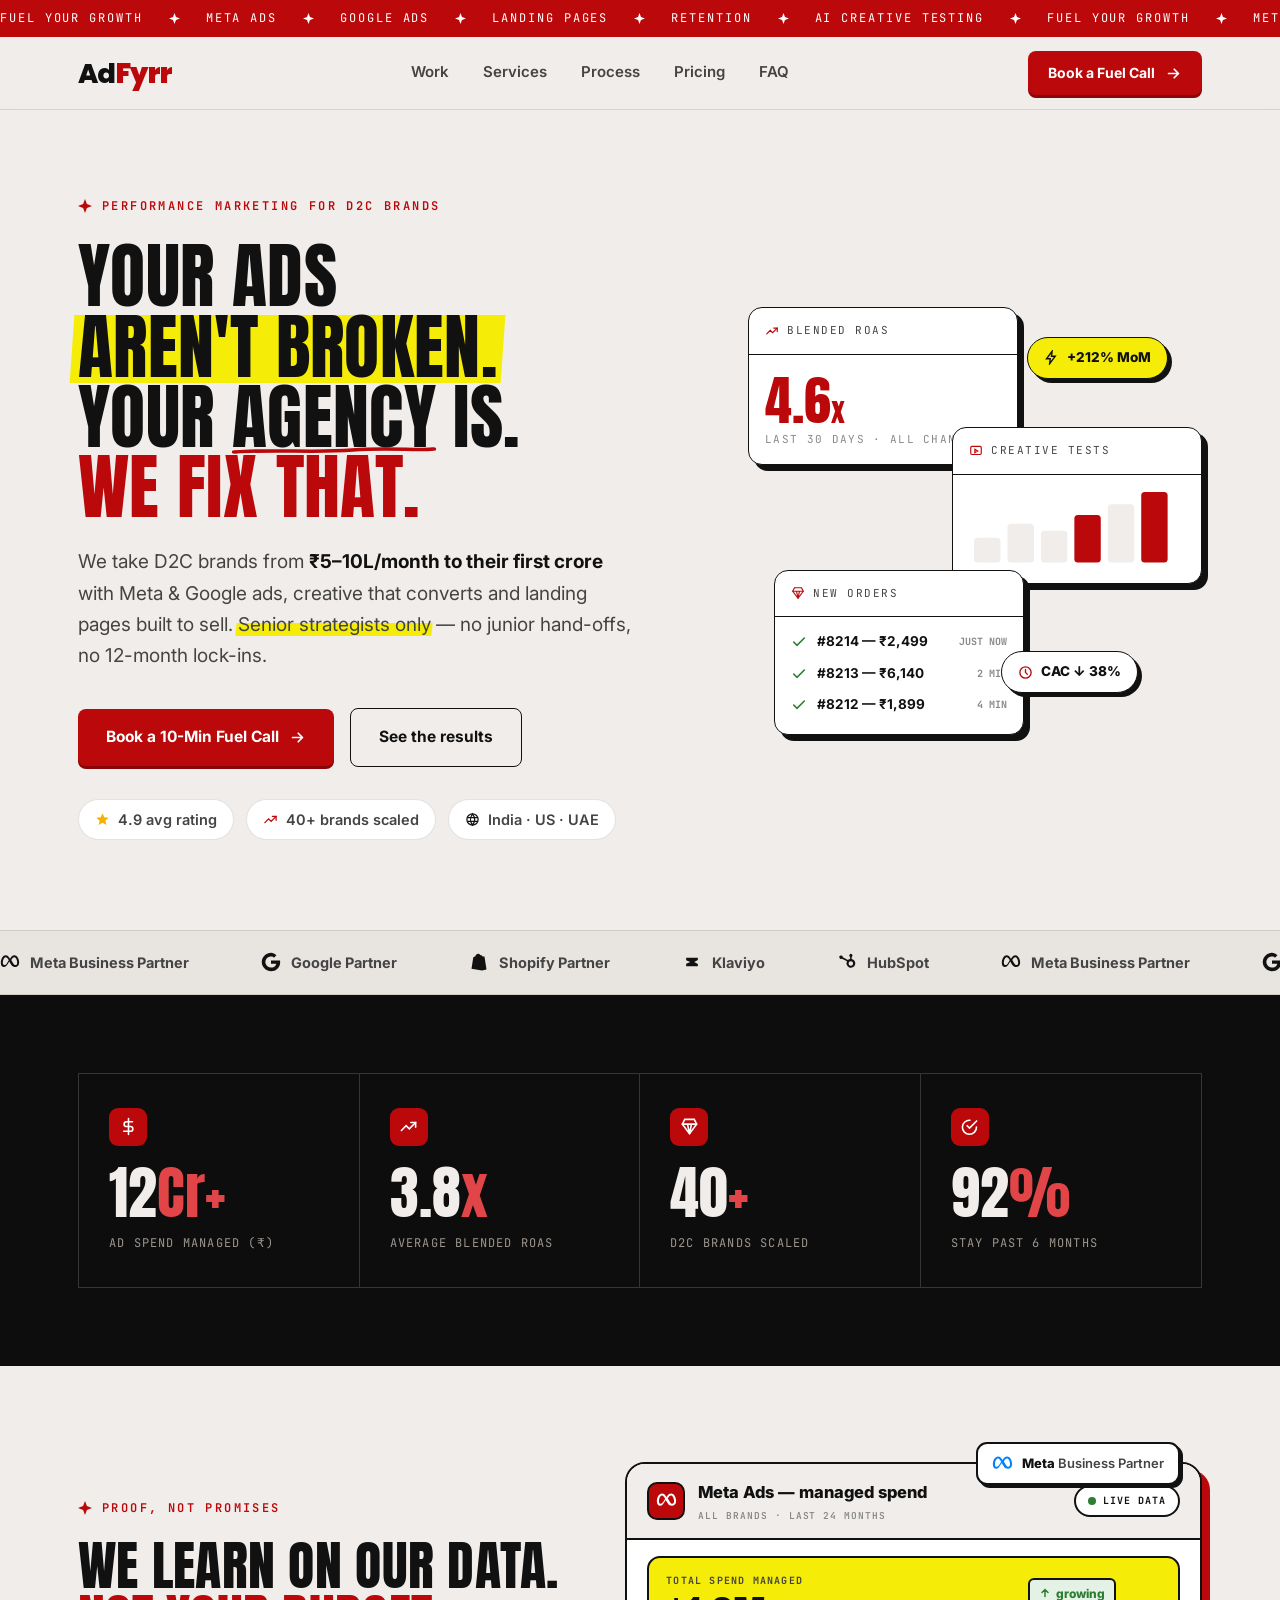
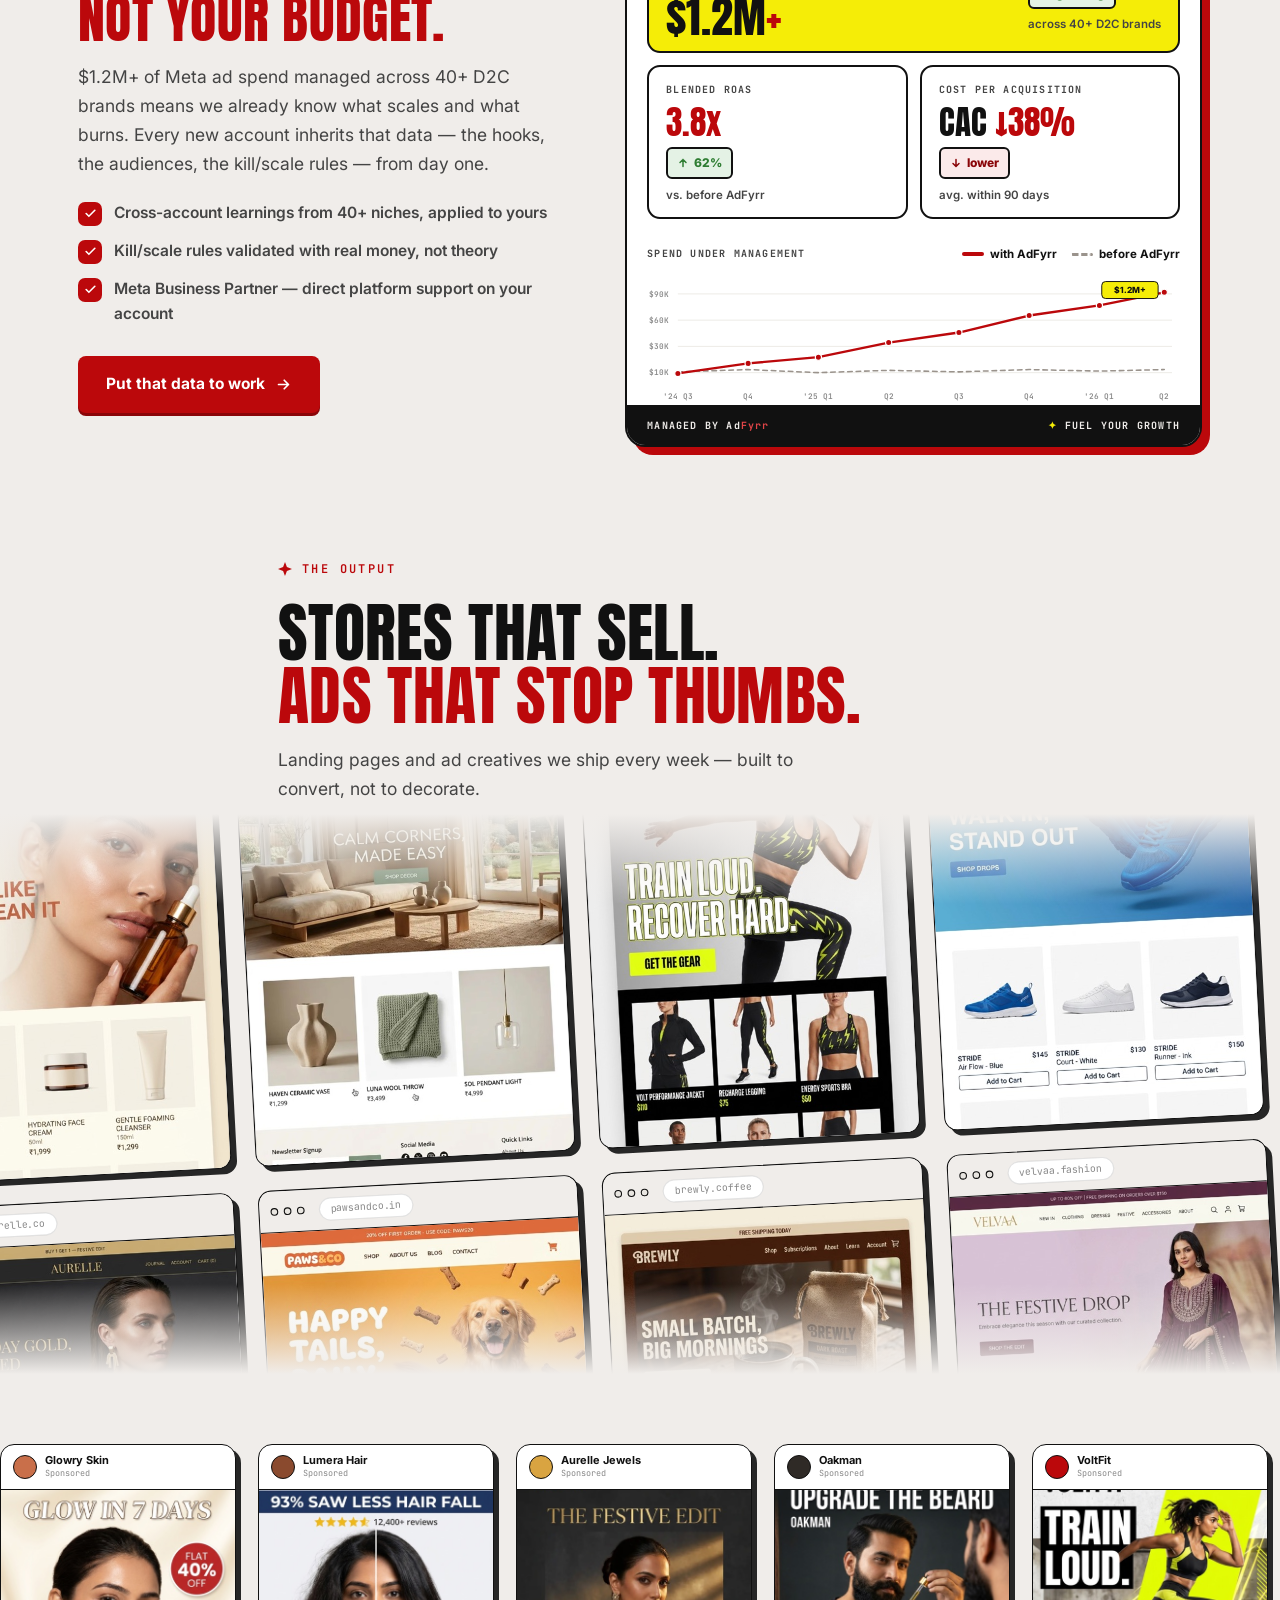
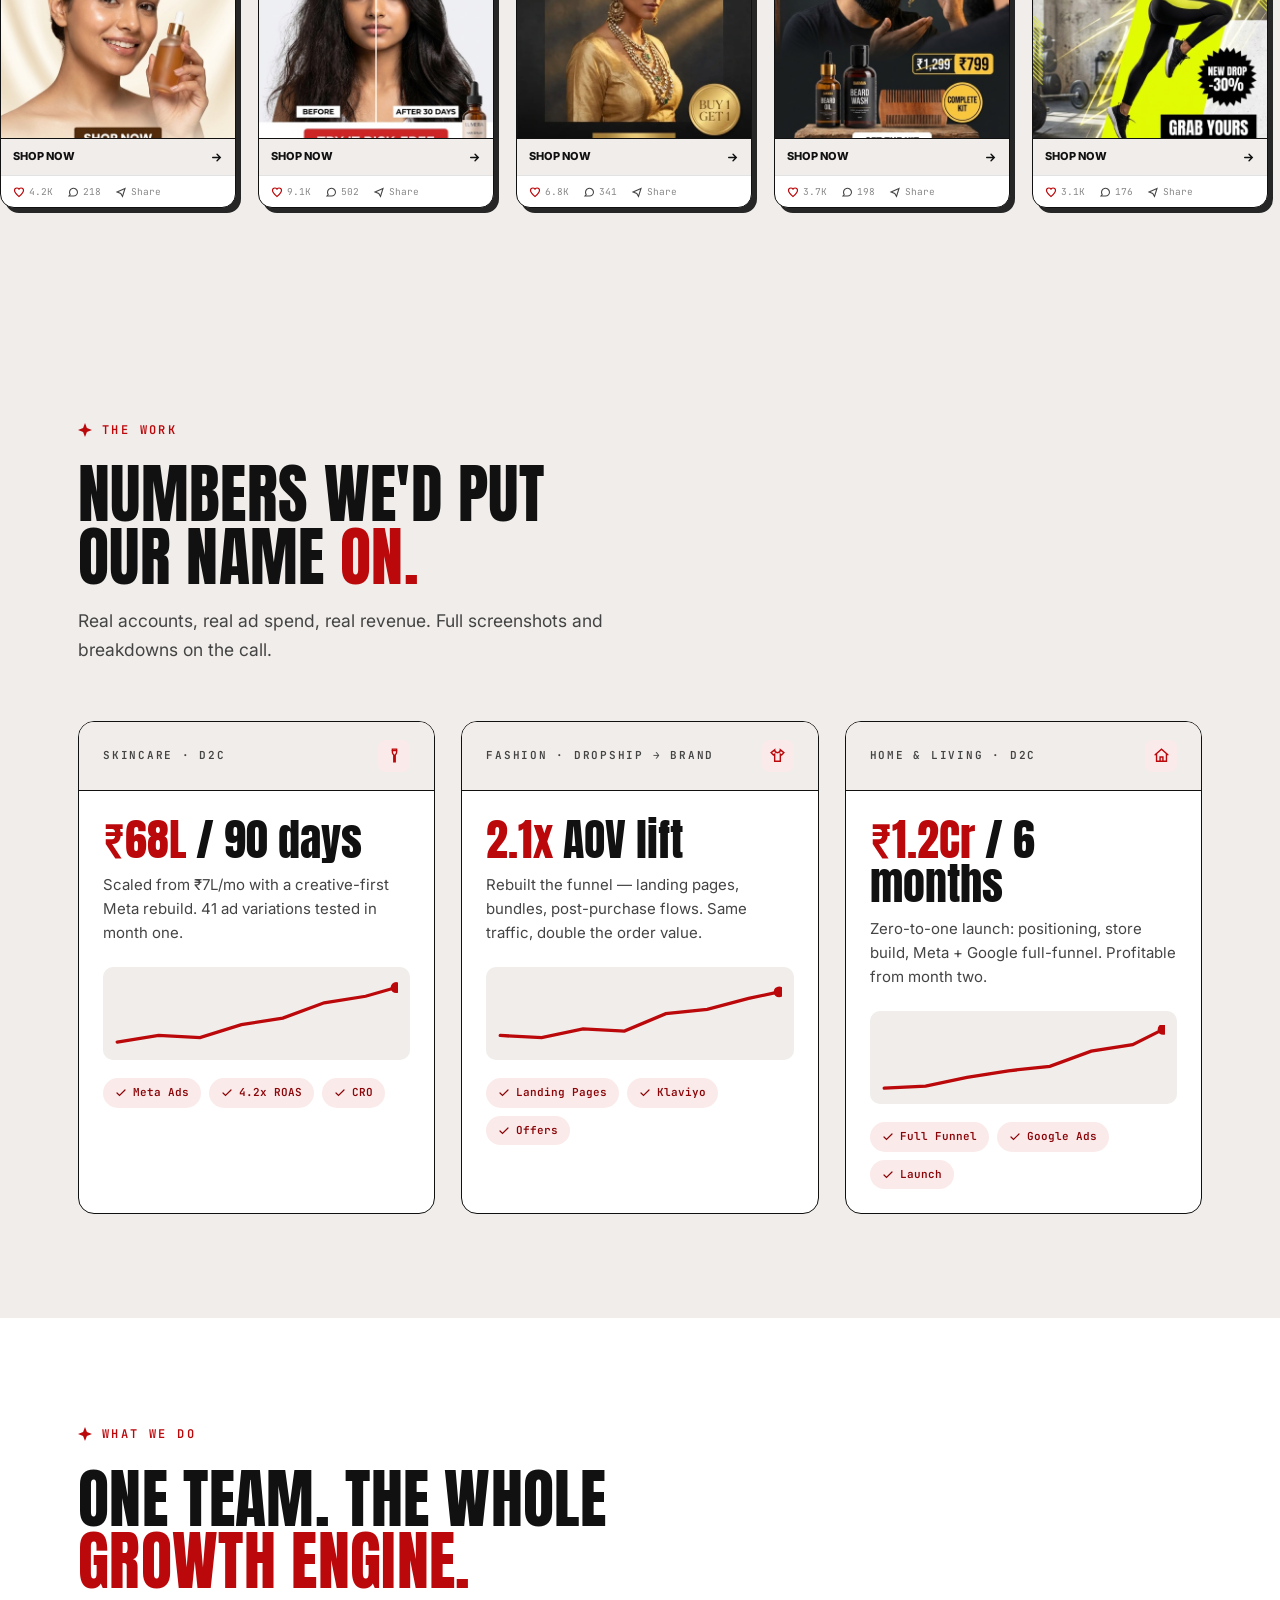
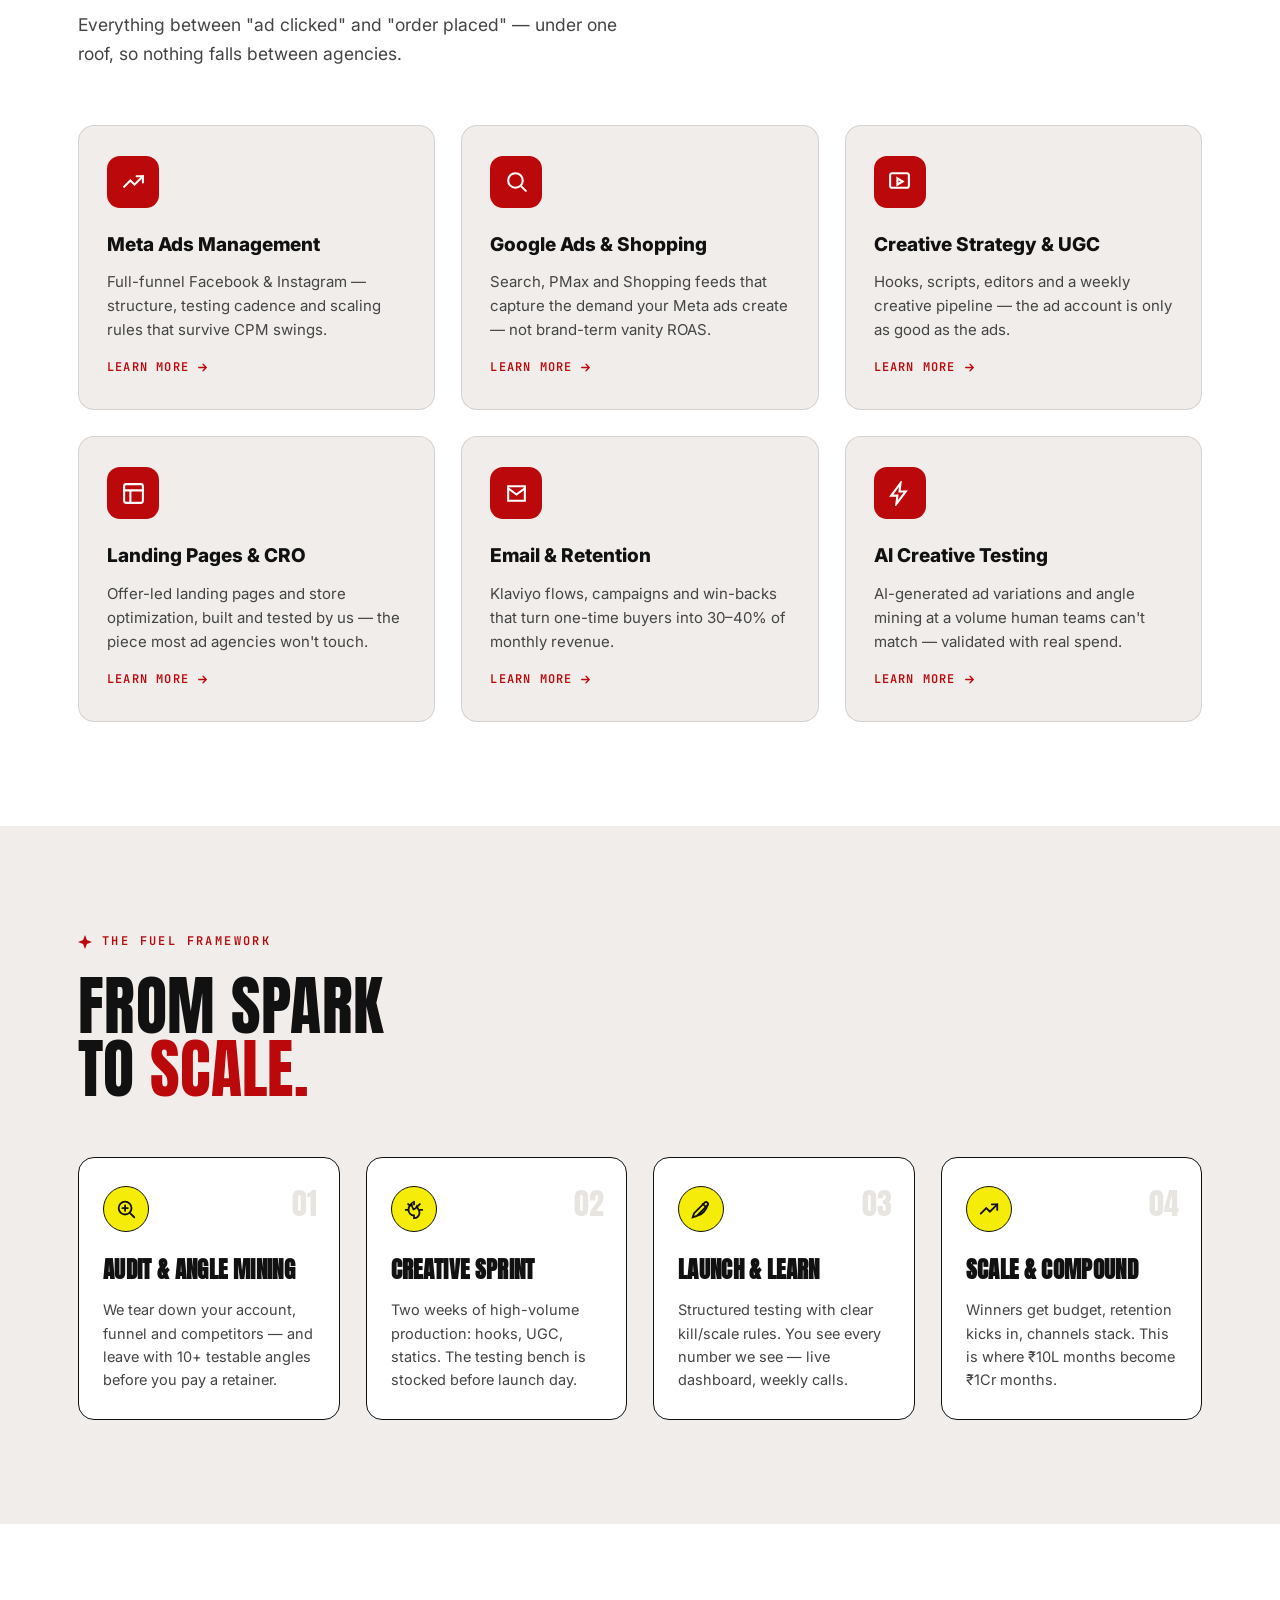
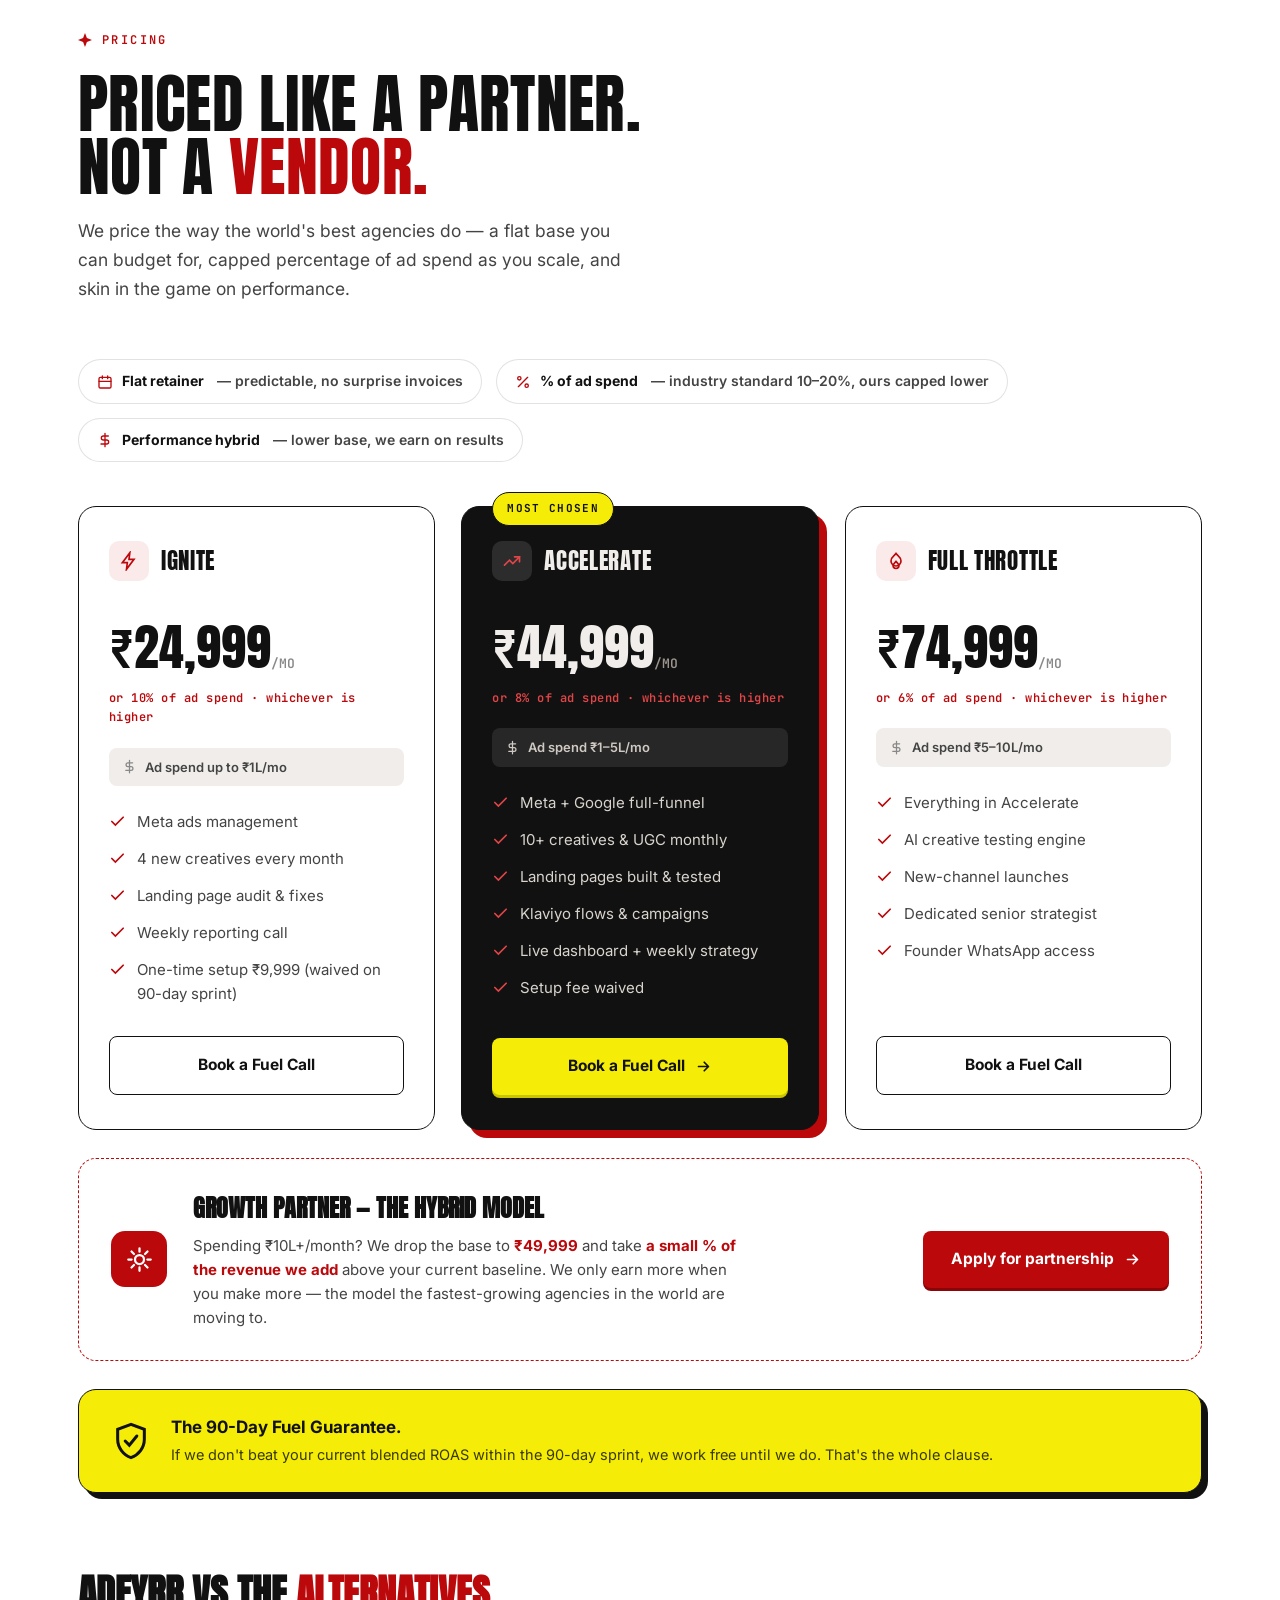
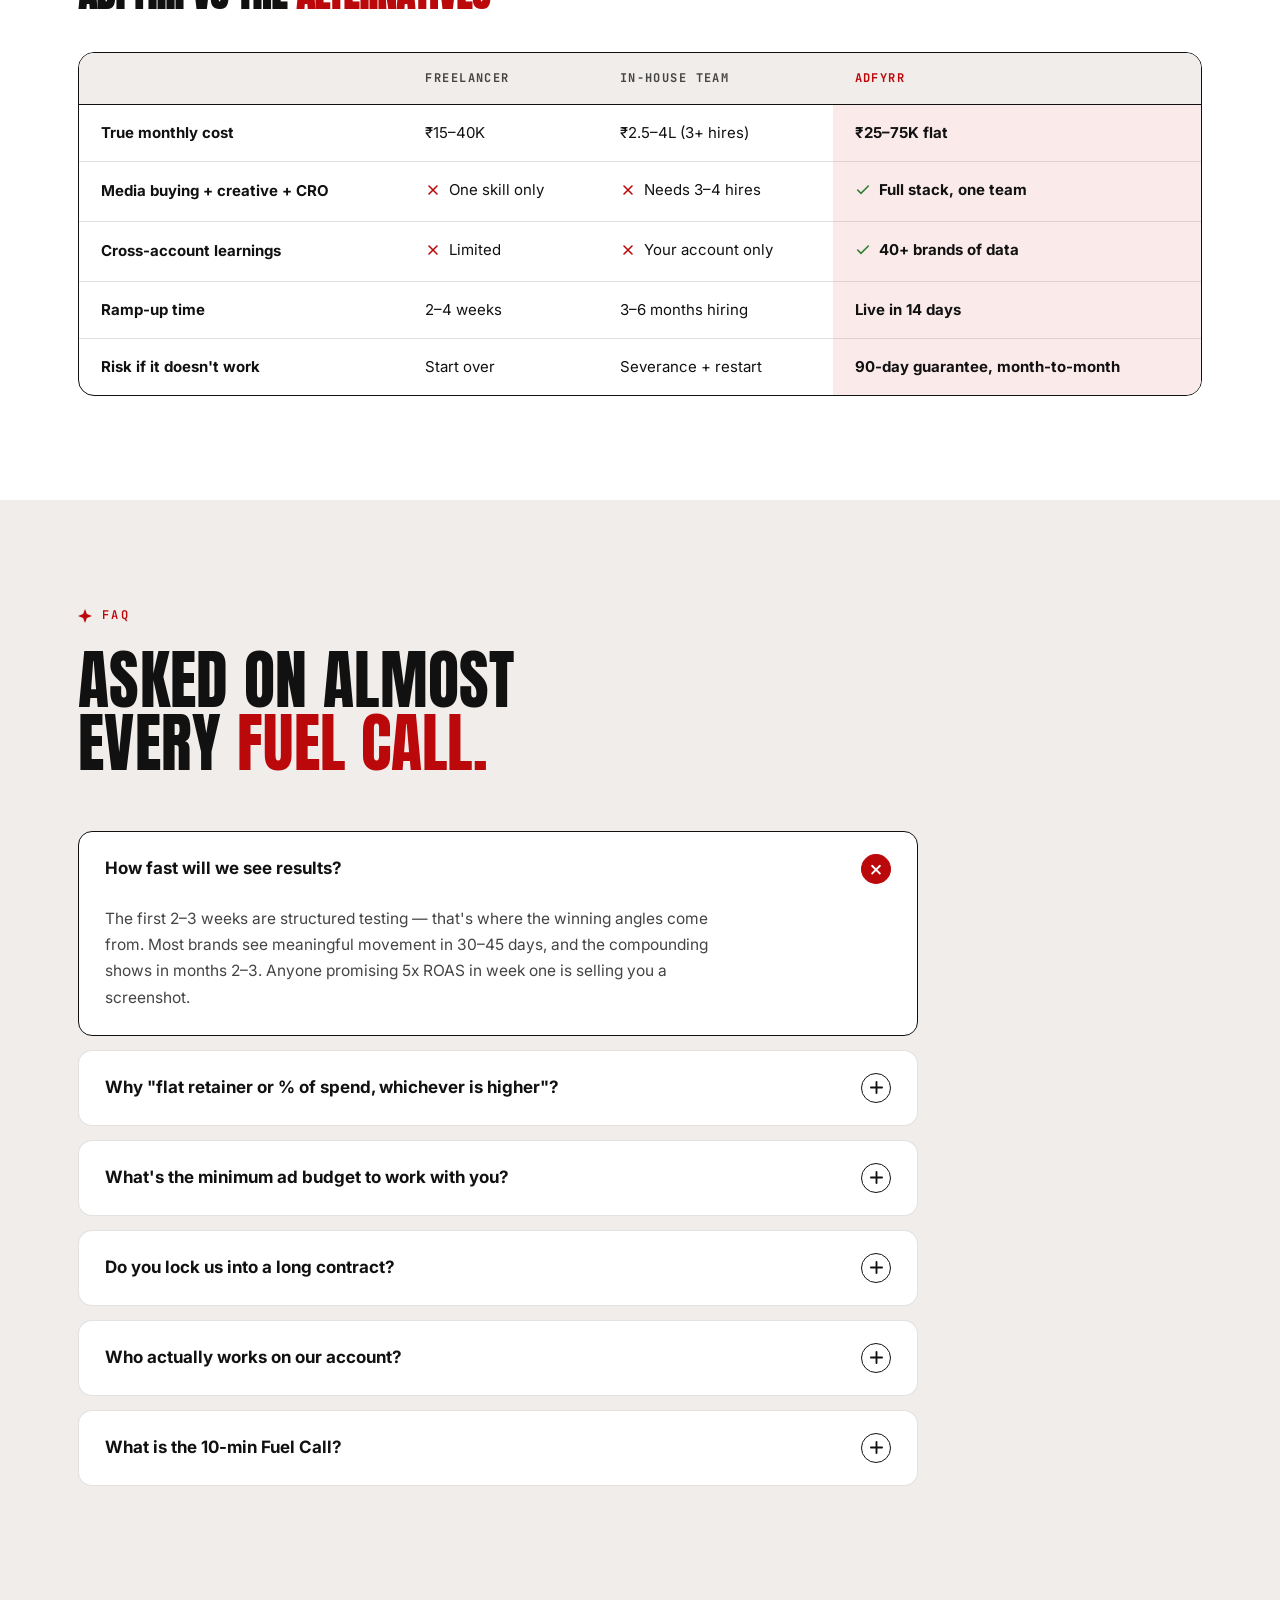
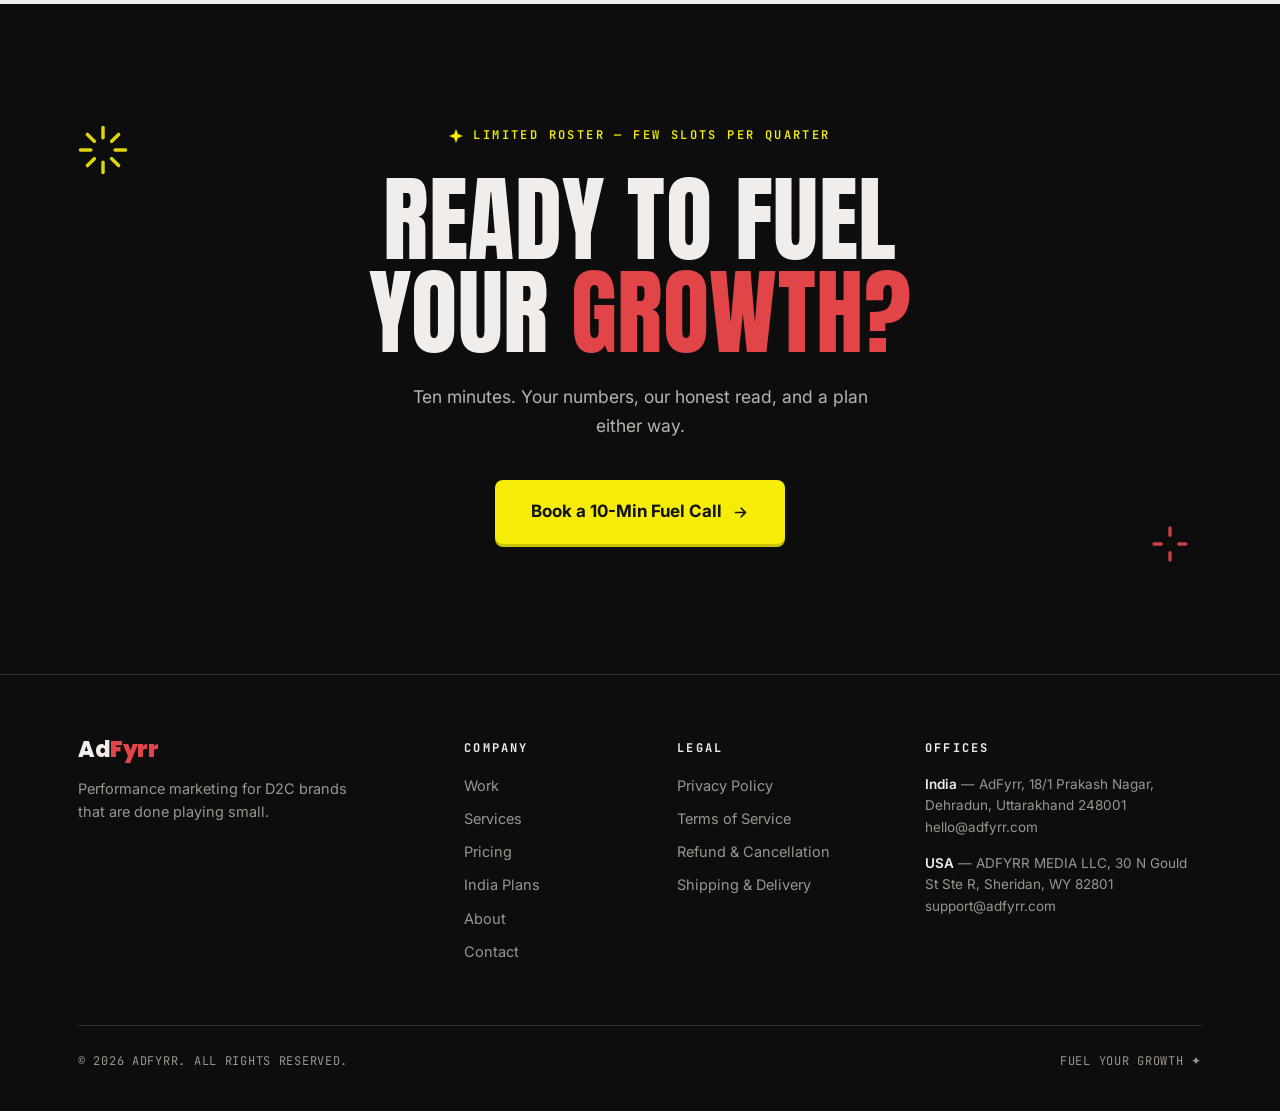
<file: index.html>
<!DOCTYPE html>
<html lang="en">
<head>
<meta charset="UTF-8" />
<meta name="viewport" content="width=device-width, initial-scale=1.0" />
<title>AdFyrr — Performance Marketing for D2C Brands | Fuel Your Growth</title>
<meta name="description" content="AdFyrr takes D2C brands from ₹5–10L/month to their first crore with Meta & Google ads, conversion-first creative and landing pages. Flat retainers, 90-day guarantee. Fuel your growth." />
<meta name="keywords" content="performance marketing agency, D2C marketing, Meta Ads, Google Ads, ecommerce growth, paid social, CRO, Klaviyo, Shopify, AdFyrr" />
<meta name="author" content="AdFyrr" />
<link rel="canonical" href="https://adfyrr.com/" />
<meta property="og:title" content="AdFyrr — Performance Marketing for D2C Brands" />
<meta property="og:description" content="We take D2C brands from ₹5–10L/month to their first crore. Meta & Google ads, creative that converts, landing pages built to sell." />
<meta property="og:type" content="website" />
<meta property="og:url" content="https://adfyrr.com/" />
<link rel="preconnect" href="https://fonts.googleapis.com" />
<link rel="preconnect" href="https://fonts.gstatic.com" crossorigin />
<link href="https://fonts.googleapis.com/css2?family=Anton&family=Inter:wght@400;500;600;700;800;900&family=JetBrains+Mono:wght@400;600;700&family=Poppins:wght@700;800&display=swap" rel="stylesheet" />
<link rel="icon" href="assets/favicon.svg" type="image/svg+xml" />
<script type="application/ld+json">
{
  "@context": "https://schema.org",
  "@type": "ProfessionalService",
  "name": "AdFyrr",
  "image": "https://adfyrr.com/assets/logo.svg",
  "url": "https://adfyrr.com",
  "legalName": "AdFyrr (Proprietor: Akansha Sharma)",
  "email": "hello@adfyrr.com",
  "telephone": "+91-90587-28587",
  "priceRange": "₹₹",
  "description": "Performance marketing agency for D2C and ecommerce brands — Meta Ads, Google Ads, creative, CRO and retention.",
  "address": {
    "@type": "PostalAddress",
    "streetAddress": "18/1 Prakash Nagar",
    "addressLocality": "Dehradun",
    "addressRegion": "Uttarakhand",
    "postalCode": "248001",
    "addressCountry": "IN"
  }
}
</script>
</head>
<body>
<style>
  :root{
    --cream:#F0EDEA; --cream2:#E8E5E0; --white:#FFFFFF;
    --ink:#111111; --black:#0D0D0D; --mid:#444444; --lt:#888888;
    --red:#BB080B; --red-dk:#8A0508; --red-lt:#E14548; --red-pale:#FBEAEA;
    --yellow:#F5ED07;
    --line:rgba(17,17,17,.12);
    --disp:'Anton','Arial Narrow',sans-serif;
    --body:'Inter',-apple-system,BlinkMacSystemFont,'Segoe UI',Arial,sans-serif;
    --mono:'JetBrains Mono',ui-monospace,Menlo,Consolas,monospace;
    --ease:cubic-bezier(0.22,1,0.36,1);
  }
  *{box-sizing:border-box}
  html,body{margin:0;padding:0}
  body{background:var(--cream);color:var(--ink);font-family:var(--body);font-size:17px;line-height:1.6;-webkit-font-smoothing:antialiased;overflow-x:hidden}
  h1,h2,h3{margin:0;text-wrap:balance}
  p{margin:0}
  a{color:inherit;text-decoration:none}
  svg{display:block}
  .wrap{max-width:1180px;margin:0 auto;padding:0 28px}

  /* ---------- type ---------- */
  .disp{font-family:var(--disp);font-weight:400;text-transform:uppercase;letter-spacing:.005em;line-height:.98}
  .em{color:var(--red);font-style:normal}
  .hl{position:relative;white-space:nowrap}
  .hl i{position:relative;z-index:1;font-style:inherit}
  .hl::before{content:'';position:absolute;left:-.08em;right:-.08em;top:.5em;bottom:.02em;background:var(--yellow);z-index:0;transform:skewX(-6deg)}
  .hd{position:relative;display:inline-block;z-index:0}
  .hd::before{content:'';position:absolute;left:-.08em;right:-.08em;top:.05em;bottom:-.02em;background:var(--yellow);z-index:-1;transform:skewX(-4deg)}
  .eyebrow{font-family:var(--mono);font-size:12px;font-weight:600;letter-spacing:.2em;text-transform:uppercase;color:var(--red);display:inline-flex;align-items:center;gap:10px}
  .eyebrow svg{width:14px;height:14px}
  .num-mono{font-variant-numeric:tabular-nums}

  /* ---------- buttons ---------- */
  .btn{display:inline-flex;align-items:center;gap:10px;font-weight:700;font-size:15.5px;padding:16px 28px;border-radius:8px;white-space:nowrap;transition:transform .2s var(--ease),box-shadow .2s var(--ease),background .2s}
  .btn svg{width:17px;height:17px;transition:transform .2s var(--ease)}
  .btn:hover svg{transform:translateX(4px)}
  .btn-red{background:var(--red);color:#fff;box-shadow:0 3px 0 var(--red-dk)}
  .btn-red:hover{transform:translateY(-2px);box-shadow:0 5px 0 var(--red-dk)}
  .btn-red:active{transform:translateY(1px);box-shadow:0 1px 0 var(--red-dk)}
  .btn-ink{border:1.5px solid var(--ink);color:var(--ink);background:transparent}
  .btn-ink:hover{background:var(--ink);color:var(--cream)}
  .btn-yellow{background:var(--yellow);color:var(--ink);box-shadow:0 3px 0 #C9C400}
  .btn-yellow:hover{transform:translateY(-2px);box-shadow:0 5px 0 #C9C400}

  /* ---------- ticker ---------- */
  .ticker{background:var(--red);color:#fff;overflow:hidden;padding:9px 0;font-family:var(--mono);font-size:12px;letter-spacing:.16em;text-transform:uppercase}
  .ticker-track{display:flex;gap:0;width:max-content;animation:slide 26s linear infinite}
  .ticker span{display:inline-flex;align-items:center;gap:26px;padding-right:26px;white-space:nowrap}
  .ticker svg{width:11px;height:11px;flex:none}
  @keyframes slide{to{transform:translateX(-50%)}}

  /* ---------- nav ---------- */
  nav{position:sticky;top:0;z-index:50;background:rgba(240,237,234,.88);backdrop-filter:blur(12px);-webkit-backdrop-filter:blur(12px);border-bottom:1px solid var(--line)}
  .nav-in{display:flex;align-items:center;justify-content:space-between;height:72px}
  .logo{display:flex;align-items:center;gap:9px}
  .logo .word{font-family:'Poppins',var(--body);font-weight:800;font-size:27px;letter-spacing:-.02em;color:var(--ink);line-height:1}
  .logo .word b{color:var(--red);font-weight:900}
  .logo .tag{font-family:var(--body);font-size:8.5px;font-weight:800;letter-spacing:.3em;color:var(--ink);display:block;margin-top:3px}
  .nav-links{display:flex;gap:34px;font-size:15px;font-weight:600;color:var(--mid)}
  .nav-links a{position:relative;padding-bottom:3px}
  .nav-links a::after{content:'';position:absolute;left:0;bottom:0;width:0;height:2px;background:var(--red);transition:width .25s var(--ease)}
  .nav-links a:hover::after{width:100%}
  .nav-cta{padding:11px 20px;font-size:14px}
  @media(max-width:900px){.nav-links{display:none}}

  /* ---------- reveal animations ---------- */
  .rv{opacity:0;transform:translateY(26px);transition:opacity .7s var(--ease),transform .7s var(--ease)}
  .rv.in{opacity:1;transform:none}
  .rv-d1{transition-delay:.08s}.rv-d2{transition-delay:.16s}.rv-d3{transition-delay:.24s}.rv-d4{transition-delay:.32s}
  @media(prefers-reduced-motion:reduce){
    .rv{opacity:1;transform:none;transition:none}
    .ticker-track,.marquee-track{animation:none}
    .float1,.float2,.float3{animation:none}
    .btn,.btn svg,.case,.svc{transition:none}
  }

  /* ---------- hero ---------- */
  .hero{padding:84px 0 90px;position:relative;overflow:hidden}
  .hero-grid{display:grid;grid-template-columns:1.15fr .85fr;gap:56px;align-items:center}
  @media(max-width:960px){.hero-grid{grid-template-columns:1fr}.hero-vis{display:none}}
  .hero h1{font-size:clamp(40px,5.6vw,72px);margin:20px 0 24px;color:var(--ink)}
  .hero .sub{font-size:19px;color:var(--mid);max-width:560px;line-height:1.65}
  .hero .sub strong{color:var(--ink)}
  .hero-ctas{display:flex;gap:16px;flex-wrap:wrap;margin-top:36px;align-items:center}
  .hero-proof{display:flex;gap:12px;align-items:center;margin-top:32px;flex-wrap:wrap;color:var(--mid);font-size:14.5px;font-weight:600}
  .hero-proof .chip{display:inline-flex;align-items:center;gap:8px;background:var(--white);border:1px solid var(--line);border-radius:99px;padding:8px 16px}
  .hero-proof .chip svg{width:15px;height:15px;flex:none}
  /* underline doodle */
  .doodle{position:relative;display:inline-block}
  .doodle svg.uline{position:absolute;left:0;right:0;bottom:-.04em;width:100%;height:.14em}
  .uline path{stroke:var(--red);stroke-width:7;fill:none;stroke-linecap:round;stroke-dasharray:600;stroke-dashoffset:600;animation:draw 1.1s .5s var(--ease) forwards}
  @keyframes draw{to{stroke-dashoffset:0}}

  /* hero visual — flat dashboard illustration */
  .hero-vis{position:relative;height:480px}
  .vcard{position:absolute;background:var(--white);border:1.5px solid var(--ink);border-radius:14px;box-shadow:6px 6px 0 var(--ink)}
  .float1{animation:bob 5s ease-in-out infinite}
  .float2{animation:bob 6s .8s ease-in-out infinite}
  .float3{animation:bob 5.5s 1.6s ease-in-out infinite}
  @keyframes bob{0%,100%{transform:translateY(0)}50%{transform:translateY(-12px)}}
  .vcard .vhead{display:flex;align-items:center;gap:8px;padding:14px 16px;border-bottom:1.5px solid var(--ink);font-family:var(--mono);font-size:11px;letter-spacing:.14em;text-transform:uppercase;color:var(--mid)}
  .vcard .vhead svg{width:14px;height:14px}
  .roas-big{font-family:var(--disp);font-size:54px;color:var(--red);line-height:1;padding:18px 16px 4px}
  .roas-lbl{font-family:var(--mono);font-size:11px;color:var(--lt);padding:0 16px 16px;letter-spacing:.12em}
  .vbadge{position:absolute;display:flex;align-items:center;gap:8px;background:var(--yellow);border:1.5px solid var(--ink);border-radius:99px;padding:9px 16px;font-weight:800;font-size:13.5px;box-shadow:4px 4px 0 var(--ink)}
  .vbadge svg{width:15px;height:15px}

  /* ---------- marquee logos ---------- */
  .marquee-band{border-top:1px solid var(--line);border-bottom:1px solid var(--line);padding:20px 0;background:var(--cream2)}
  .marquee{overflow:hidden}
  .marquee-track{display:flex;gap:72px;width:max-content;animation:slide 30s linear infinite;align-items:center}
  .pl{display:flex;align-items:center;gap:10px;color:var(--mid);font-weight:700;font-size:14.5px;white-space:nowrap}
  .pl svg{width:20px;height:20px;flex:none}

  /* ---------- sections ---------- */
  .sec{padding:104px 0}
  .sec-head{max-width:780px;margin-bottom:56px}
  .sec-head h2{font-size:clamp(38px,5.4vw,64px);margin:18px 0 18px}
  .sec-sub{font-size:17.5px;color:var(--mid);max-width:560px;line-height:1.65}
  .sec-white{background:var(--white)}
  .sec-dark{background:var(--black);color:var(--cream)}
  .sec-dark .sec-sub{color:#B9B3AD}

  /* ---------- metrics (dark) ---------- */
  .metrics{padding:78px 0}
  .metrics-grid{display:grid;grid-template-columns:repeat(4,1fr);gap:0;border:1px solid rgba(240,237,234,.18)}
  @media(max-width:880px){.metrics-grid{grid-template-columns:repeat(2,1fr)}}
  .metric{padding:34px 30px;border-right:1px solid rgba(240,237,234,.18)}
  .metric:last-child{border-right:none}
  @media(max-width:880px){.metric:nth-child(2){border-right:none}.metric:nth-child(-n+2){border-bottom:1px solid rgba(240,237,234,.18)}}
  .metric .ic{width:38px;height:38px;border-radius:9px;background:var(--red);display:flex;align-items:center;justify-content:center;margin-bottom:18px}
  .metric .ic svg{width:19px;height:19px}
  .metric .num{font-family:var(--disp);font-size:clamp(40px,4.6vw,58px);line-height:1;color:var(--cream);font-variant-numeric:tabular-nums}
  .metric .num .suf{color:var(--red-lt)}
  .metric .lbl{font-family:var(--mono);color:#9C958E;font-size:12px;margin-top:12px;letter-spacing:.1em;text-transform:uppercase}

  /* ---------- work ---------- */
  .work-grid{display:grid;grid-template-columns:repeat(3,1fr);gap:26px}
  @media(max-width:940px){.work-grid{grid-template-columns:1fr}}
  .case{background:var(--white);border:1.5px solid var(--ink);border-radius:16px;padding:0;overflow:hidden;transition:transform .25s var(--ease),box-shadow .25s var(--ease)}
  .case:hover{transform:translate(-3px,-3px);box-shadow:6px 6px 0 var(--ink)}
  .case-top{display:flex;align-items:center;justify-content:space-between;padding:18px 24px;border-bottom:1.5px solid var(--ink);background:var(--cream)}
  .case-top .cat{font-family:var(--mono);font-size:11px;font-weight:600;letter-spacing:.16em;text-transform:uppercase;color:var(--mid)}
  .case-top .cico{width:32px;height:32px;border-radius:8px;background:var(--red-pale);display:flex;align-items:center;justify-content:center}
  .case-top .cico svg{width:17px;height:17px}
  .case-body{padding:26px 24px 24px}
  .case .big{font-family:var(--disp);font-size:44px;line-height:1;color:var(--ink);font-variant-numeric:tabular-nums}
  .case .big em{color:var(--red);font-style:normal}
  .case .desc{color:var(--mid);font-size:15px;line-height:1.6;margin-top:12px}
  .case .chart{margin-top:22px;background:var(--cream);border-radius:10px;padding:14px 12px 10px}
  .case .tags{display:flex;gap:8px;margin-top:18px;flex-wrap:wrap}
  .tags .tag{display:inline-flex;align-items:center;gap:6px;font-family:var(--mono);font-size:11px;font-weight:600;padding:6px 12px;border-radius:99px;background:var(--red-pale);color:var(--red-dk)}
  .tags .tag svg{width:12px;height:12px}

  /* ---------- services ---------- */
  .svc-grid{display:grid;grid-template-columns:repeat(3,1fr);gap:26px}
  @media(max-width:940px){.svc-grid{grid-template-columns:1fr 1fr}}
  @media(max-width:640px){.svc-grid{grid-template-columns:1fr}}
  .svc{background:var(--cream);border:1.5px solid var(--line);border-radius:16px;padding:30px 28px;transition:border-color .2s,transform .25s var(--ease),box-shadow .25s var(--ease)}
  .svc:hover{border-color:var(--ink);transform:translate(-3px,-3px);box-shadow:6px 6px 0 var(--red)}
  .svc .ic{width:52px;height:52px;border-radius:13px;background:var(--red);display:flex;align-items:center;justify-content:center;margin-bottom:22px}
  .svc .ic svg{width:25px;height:25px}
  .svc h3{font-size:19px;font-weight:800;margin-bottom:10px}
  .svc p{color:var(--mid);font-size:15px;line-height:1.6}
  .svc .more{display:inline-flex;align-items:center;gap:7px;margin-top:16px;font-family:var(--mono);font-size:12px;font-weight:600;letter-spacing:.1em;text-transform:uppercase;color:var(--red)}
  .svc .more svg{width:13px;height:13px}

  /* ---------- process ---------- */
  .proc-grid{display:grid;grid-template-columns:repeat(4,1fr);gap:26px;position:relative}
  @media(max-width:880px){.proc-grid{grid-template-columns:1fr 1fr}}
  @media(max-width:560px){.proc-grid{grid-template-columns:1fr}}
  .step{background:var(--white);border:1.5px solid var(--ink);border-radius:16px;padding:28px 24px;position:relative}
  .step .sic{width:46px;height:46px;border-radius:50%;border:1.5px solid var(--ink);background:var(--yellow);display:flex;align-items:center;justify-content:center;margin-bottom:20px}
  .step .sic svg{width:22px;height:22px}
  .step .n{position:absolute;top:22px;right:22px;font-family:var(--disp);font-size:30px;color:var(--cream2)}
  .step h3{font-family:var(--disp);font-size:23px;text-transform:uppercase;margin-bottom:10px;letter-spacing:.015em}
  .step p{color:var(--mid);font-size:14.5px;line-height:1.6}

  /* ---------- pricing ---------- */
  .pmodel{display:flex;gap:14px;flex-wrap:wrap;margin-bottom:44px}
  .pmodel .pm-chip{display:inline-flex;align-items:center;gap:9px;background:var(--white);border:1.5px solid var(--line);border-radius:99px;padding:10px 18px;font-size:14px;font-weight:600;color:var(--mid)}
  .pmodel .pm-chip svg{width:16px;height:16px;flex:none}
  .pmodel .pm-chip b{color:var(--ink)}
  .price-grid{display:grid;grid-template-columns:repeat(3,1fr);gap:26px;align-items:stretch}
  @media(max-width:940px){.price-grid{grid-template-columns:1fr}}
  .plan{background:var(--white);border:1.5px solid var(--ink);border-radius:18px;padding:34px 30px;display:flex;flex-direction:column;position:relative;transition:transform .25s var(--ease),box-shadow .25s var(--ease)}
  .plan:hover{transform:translateY(-4px);box-shadow:0 14px 34px -14px rgba(17,17,17,.28)}
  .plan.feat{background:var(--ink);color:var(--cream);box-shadow:8px 8px 0 var(--red)}
  .plan.feat:hover{transform:translate(-2px,-6px);box-shadow:10px 10px 0 var(--red)}
  .plan .badge{position:absolute;top:-15px;left:30px;background:var(--yellow);color:var(--ink);font-family:var(--mono);font-size:11px;font-weight:700;letter-spacing:.12em;text-transform:uppercase;padding:7px 14px;border-radius:99px;border:1.5px solid var(--ink)}
  .plan .phead{display:flex;align-items:center;gap:12px;margin-bottom:6px}
  .plan .pic{width:40px;height:40px;border-radius:10px;background:var(--red-pale);display:flex;align-items:center;justify-content:center;flex:none}
  .plan.feat .pic{background:rgba(240,237,234,.12)}
  .plan .pic svg{width:20px;height:20px}
  .plan .name{font-family:var(--disp);font-size:23px;text-transform:uppercase;letter-spacing:.03em}
  .plan .amt{font-family:var(--disp);font-size:50px;margin:20px 0 2px;font-variant-numeric:tabular-nums}
  .plan .amt small{font-family:var(--mono);font-size:13px;font-weight:600;color:var(--lt)}
  .plan.feat .amt small{color:#9C958E}
  .plan .alt{font-family:var(--mono);font-size:12px;color:var(--red);font-weight:600;margin-bottom:6px;letter-spacing:.04em}
  .plan.feat .alt{color:var(--red-lt)}
  .plan .spend{display:inline-flex;align-items:center;gap:8px;font-size:13px;font-weight:600;color:var(--mid);background:var(--cream);border-radius:8px;padding:9px 13px;margin:14px 0 24px}
  .plan.feat .spend{background:rgba(240,237,234,.1);color:#CFC9C3}
  .plan .spend svg{width:15px;height:15px;flex:none}
  .plan ul{list-style:none;margin:0 0 30px;padding:0;display:flex;flex-direction:column;gap:13px;font-size:15px}
  .plan li{display:flex;gap:11px;align-items:flex-start;color:var(--mid)}
  .plan.feat li{color:#D8D3CD}
  .plan li svg{width:17px;height:17px;flex:none;margin-top:3px}
  .plan .btn{justify-content:center;margin-top:auto}
  .plan.feat .btn-ink{border-color:var(--cream);color:var(--cream)}
  .plan.feat .btn-ink:hover{background:var(--cream);color:var(--ink)}

  /* hybrid band */
  .hybrid{margin-top:28px;background:var(--white);border:1.5px dashed var(--red);border-radius:18px;padding:30px 32px;display:grid;grid-template-columns:auto 1fr auto;gap:26px;align-items:center}
  @media(max-width:880px){.hybrid{grid-template-columns:1fr}}
  .hybrid .hic{width:56px;height:56px;border-radius:14px;background:var(--red);display:flex;align-items:center;justify-content:center}
  .hybrid .hic svg{width:27px;height:27px}
  .hybrid h3{font-family:var(--disp);font-size:24px;text-transform:uppercase;margin-bottom:6px}
  .hybrid p{color:var(--mid);font-size:15px;max-width:560px}
  .hybrid p b{color:var(--red)}

  /* guarantee */
  .guarantee{margin-top:28px;background:var(--yellow);border:1.5px solid var(--ink);border-radius:18px;padding:24px 32px;display:flex;gap:20px;align-items:center;flex-wrap:wrap;box-shadow:6px 6px 0 var(--ink)}
  .guarantee svg{width:40px;height:40px;flex:none}
  .guarantee b{font-size:17px}
  .guarantee span{color:#3A3A00;font-size:14.5px}

  /* compare table */
  .cmp{margin-top:70px}
  .cmp h3{font-family:var(--disp);font-size:clamp(26px,3.4vw,38px);text-transform:uppercase;margin-bottom:28px}
  .cmp-scroll{overflow-x:auto;border:1.5px solid var(--ink);border-radius:16px;background:var(--white)}
  table{border-collapse:collapse;width:100%;min-width:680px;font-size:15px}
  th,td{padding:16px 22px;text-align:left;border-bottom:1px solid var(--line)}
  thead th{font-family:var(--mono);font-size:12px;letter-spacing:.12em;text-transform:uppercase;color:var(--mid);border-bottom:1.5px solid var(--ink);background:var(--cream)}
  tbody tr:last-child td{border-bottom:none}
  td.adf{background:var(--red-pale);font-weight:700}
  td .yes,td .no{display:inline-flex;align-items:center;gap:8px}
  td .yes svg,td .no svg{width:16px;height:16px}
  .rowlbl{font-weight:700;color:var(--ink)}

  /* ---------- faq ---------- */
  .faq-list{max-width:840px}
  details{background:var(--white);border:1.5px solid var(--line);border-radius:14px;margin-bottom:14px;transition:border-color .2s}
  details[open]{border-color:var(--ink)}
  summary{cursor:pointer;list-style:none;display:flex;justify-content:space-between;align-items:center;gap:20px;padding:22px 26px;font-weight:700;font-size:17px}
  summary::-webkit-details-marker{display:none}
  summary .pm{flex:none;width:30px;height:30px;border-radius:50%;border:1.5px solid var(--ink);display:flex;align-items:center;justify-content:center;transition:transform .25s var(--ease),background .2s}
  summary .pm svg{width:13px;height:13px}
  details[open] .pm{transform:rotate(45deg);background:var(--red);border-color:var(--red)}
  details[open] .pm svg path{stroke:#fff}
  details .ans{padding:0 60px 24px 26px;color:var(--mid);font-size:15.5px;line-height:1.7;max-width:720px}

  /* ---------- final cta ---------- */
  .final{padding:120px 0 130px;text-align:center;position:relative;overflow:hidden}
  .final .sec-sub{margin:0 auto 40px}
  .final h2{font-size:clamp(48px,7.4vw,96px);margin:22px 0 24px;color:var(--cream)}
  .final .spark-l,.final .spark-r{position:absolute;opacity:.9}
  .final .spark-l{left:6%;top:120px}
  .final .spark-r{right:7%;bottom:110px}

  /* ---------- footer ---------- */
  footer{background:var(--black);color:#9C958E;border-top:1px solid rgba(240,237,234,.14);padding:64px 0 40px;font-size:14.5px}
  .foot-grid{display:grid;grid-template-columns:2fr 1fr 1.2fr 1.6fr;gap:40px}
  .foot-offices p{margin:0 0 14px;font-size:13.5px;line-height:1.6}.foot-offices b{color:var(--cream);font-weight:600}.foot-offices a{display:inline;margin:0}
  @media(max-width:880px){.foot-grid{grid-template-columns:1fr 1fr}}
  @media(max-width:560px){.foot-grid{grid-template-columns:1fr}}
  .foot-grid h4{color:var(--cream);font-family:var(--mono);font-size:12px;letter-spacing:.18em;text-transform:uppercase;margin:0 0 16px}
  .foot-grid a{display:block;margin-bottom:10px}
  .foot-grid a:hover{color:var(--cream)}
  .foot-bottom{display:flex;justify-content:space-between;gap:16px;flex-wrap:wrap;margin-top:52px;padding-top:26px;border-top:1px solid rgba(240,237,234,.14);font-family:var(--mono);font-size:12px;letter-spacing:.06em}

  /* ---------- showcase marquee ---------- */
  .showcase{padding:100px 0 0;overflow:hidden}
  .shots-viewport{height:560px;overflow:hidden;position:relative;margin-top:8px}
  .shots-tilt{display:grid;grid-template-columns:repeat(4,1fr);gap:22px;max-width:1280px;margin:0 auto;padding:0 24px;transform:rotate(-3deg) scale(1.1);transform-origin:center}
  @media(max-width:860px){.shots-tilt{grid-template-columns:repeat(2,1fr)}.shot-col:nth-child(n+3){display:none}}
  .shot-col{display:flex;flex-direction:column;gap:22px;animation:colUp 50s linear infinite}
  .shot-col.down{animation-name:colDown;animation-duration:60s}
  @keyframes colUp{to{transform:translateY(-50%)}}
  @keyframes colDown{from{transform:translateY(-50%)}to{transform:translateY(0)}}
  .shots-viewport::before,.shots-viewport::after{content:'';position:absolute;left:0;right:0;height:90px;z-index:2;pointer-events:none}
  .shots-viewport::before{top:0;background:linear-gradient(180deg,var(--cream),rgba(240,237,234,0))}
  .shots-viewport::after{bottom:0;background:linear-gradient(0deg,var(--cream),rgba(240,237,234,0))}
  .shot{background:var(--white);border:1.5px solid var(--ink);border-radius:12px;overflow:hidden;box-shadow:5px 5px 0 rgba(17,17,17,.9);flex:none}
  .shot-img{width:100%;display:block;aspect-ratio:3/4;object-fit:cover;object-position:top}
  .shot-bar{display:flex;align-items:center;gap:5px;padding:8px 10px;border-bottom:1.5px solid var(--ink);background:var(--cream)}
  .shot-bar i{width:7px;height:7px;border-radius:50%;background:var(--cream2);border:1px solid var(--ink);display:block}
  .shot-bar span{margin-left:8px;font-family:var(--mono);font-size:9px;color:var(--lt);background:var(--white);border:1px solid var(--line);border-radius:99px;padding:2px 10px;letter-spacing:.04em}
  .shot-hero{padding:16px 14px 14px;position:relative;min-height:118px}
  .shot-hero .sh-tag{font-family:var(--mono);font-size:8px;letter-spacing:.18em;text-transform:uppercase;opacity:.65;display:block;margin-bottom:6px}
  .shot-hero .sh-head{font-family:var(--disp);font-size:19px;line-height:1;text-transform:uppercase;max-width:130px}
  .shot-hero .sh-cta{display:inline-block;margin-top:10px;font-size:9px;font-weight:800;padding:5px 10px;border-radius:5px;border:1.5px solid var(--ink);background:var(--white)}
  .shot-hero svg{position:absolute;right:10px;bottom:10px;width:56px;height:72px}
  .shot-row{display:grid;grid-template-columns:repeat(3,1fr);gap:8px;padding:10px 12px 12px;border-top:1.5px solid var(--ink)}
  .sp{display:flex;flex-direction:column;gap:4px}
  .sp i{display:block;height:36px;border-radius:6px;border:1px solid var(--line)}
  .sp b{display:block;height:4px;width:80%;border-radius:2px;background:var(--cream2)}
  .sp u{display:block;height:4px;width:45%;border-radius:2px;background:var(--red-pale)}
  /* ads marquee */
  .ads-band{padding:64px 0 100px;overflow:hidden}
  .ads-track{display:flex;gap:22px;width:max-content;animation:slide 90s linear infinite;padding:6px 0}
  .adc{width:236px;flex:none;background:var(--white);border:1.5px solid var(--ink);border-radius:14px;overflow:hidden;box-shadow:5px 5px 0 rgba(17,17,17,.9)}
  .adc-top{display:flex;align-items:center;gap:8px;padding:9px 12px}
  .adc-top .av{width:24px;height:24px;border-radius:50%;flex:none;border:1.5px solid var(--ink)}
  .adc-top b{display:block;font-size:11px;line-height:1.2}
  .adc-top small{display:block;font-family:var(--mono);font-size:8.5px;color:var(--lt)}
  .adc img{width:100%;height:250px;object-fit:cover;display:block;border-top:1.5px solid var(--ink);border-bottom:1.5px solid var(--ink)}
  .adc-cta{display:flex;align-items:center;justify-content:space-between;padding:9px 12px;font-size:11px;font-weight:800;background:var(--cream)}
  .adc-cta svg{width:13px;height:13px}
  .adc-eng{display:flex;gap:14px;padding:8px 12px;border-top:1px solid var(--line);font-family:var(--mono);font-size:9.5px;color:var(--lt);align-items:center}
  .adc-eng svg{width:12px;height:12px;margin-right:4px;flex:none}
  .adc-eng span{display:inline-flex;align-items:center}
  @media(prefers-reduced-motion:reduce){.shot-col,.ads-track{animation:none}}

  .approve{background:var(--ink);color:var(--yellow);text-align:center;font-family:var(--mono);font-size:12px;font-weight:600;letter-spacing:.16em;text-transform:uppercase;padding:9px 16px}


  /* ---------- spend proof (split) ---------- */
  .spendproof{padding:96px 0 10px}
  .sp-grid{display:grid;grid-template-columns:.92fr 1.08fr;gap:56px;align-items:center}
  @media(max-width:920px){.sp-grid{grid-template-columns:1fr;gap:44px}}
  .sp-copy h2{font-size:clamp(34px,4.4vw,54px);margin:16px 0 18px}
  .sp-points{list-style:none;margin:22px 0 30px;padding:0;display:flex;flex-direction:column;gap:13px}
  .sp-points li{display:flex;gap:12px;align-items:flex-start;font-size:15.5px;color:var(--mid);font-weight:600}
  .sp-points .ck{flex:none;width:24px;height:24px;border-radius:7px;background:var(--red);display:flex;align-items:center;justify-content:center;margin-top:1px}
  .sp-points .ck svg{width:13px;height:13px}
  .sp-panel{position:relative;background:var(--white);border:2px solid var(--ink);border-radius:20px;box-shadow:8px 8px 0 var(--red)}
  .sp-inner{overflow:hidden;border-radius:18px}
  .mbp-badge{position:absolute;top:-22px;right:20px;z-index:3;display:inline-flex;align-items:center;gap:9px;
    background:var(--white);border:2px solid var(--ink);border-radius:11px;padding:9px 14px;
    font-size:13px;font-weight:600;color:var(--mid);box-shadow:3px 3px 0 var(--ink);
    animation:jingle 3.2s ease-in-out infinite;transform-origin:top center;cursor:default}
  .mbp-badge:hover{animation-duration:.7s}
  .mbp-badge svg{width:21px;height:21px;flex:none}
  .mbp-badge b{color:var(--ink);font-weight:800}
  @keyframes jingle{0%,100%{transform:rotate(-2.5deg)}50%{transform:rotate(2.5deg)}}
  .sp-head{display:flex;align-items:center;gap:13px;padding:15px 20px;border-bottom:2px solid var(--ink);background:var(--cream);flex-wrap:wrap}
  .sp-av{width:38px;height:38px;border-radius:10px;background:var(--red);display:flex;align-items:center;justify-content:center;border:2px solid var(--ink);flex:none}
  .sp-av svg{width:21px;height:21px}
  .sp-head h3{font-size:16.5px;font-weight:800}
  .sp-head small{display:block;font-family:var(--mono);font-size:9.5px;color:var(--lt);font-weight:600;letter-spacing:.1em;margin-top:2px}
  .sp-live{margin-left:auto;display:inline-flex;align-items:center;gap:7px;font-family:var(--mono);font-size:10px;font-weight:700;letter-spacing:.1em;background:var(--white);border:2px solid var(--ink);border-radius:99px;padding:6px 12px}
  .sp-live i{width:8px;height:8px;border-radius:50%;background:#2E7D32;display:block;animation:pulse 1.6s ease-in-out infinite}
  @keyframes pulse{0%,100%{opacity:1;transform:scale(1)}50%{opacity:.35;transform:scale(.7)}}
  .sp-kpis{display:grid;grid-template-columns:1fr 1fr;gap:12px;padding:16px 20px 4px}
  .sp-kpi{border:2px solid var(--ink);border-radius:13px;padding:15px 17px 13px;background:var(--white);transition:transform .22s var(--ease),box-shadow .22s var(--ease)}
  .sp-kpi:hover{transform:translate(-3px,-3px);box-shadow:5px 5px 0 var(--ink)}
  .sp-kpi.feat{grid-column:1/-1;background:var(--yellow);display:flex;align-items:center;justify-content:space-between;gap:14px;flex-wrap:wrap}
  .sp-kpi.feat:hover{box-shadow:5px 5px 0 var(--red)}
  .sp-kpi .lbl{font-family:var(--mono);font-size:10px;font-weight:700;letter-spacing:.12em;color:var(--mid);text-transform:uppercase}
  .sp-kpi .num{font-family:var(--disp);font-size:clamp(28px,2.6vw,38px);line-height:1;margin:8px 0 8px;font-variant-numeric:tabular-nums}
  .sp-kpi.feat .num{font-size:clamp(38px,3.4vw,52px);margin:6px 0 0}
  .sp-kpi .num .red{color:var(--red)}
  .sp-bdg{display:inline-flex;align-items:center;gap:5px;font-size:12px;font-weight:800;padding:4px 9px;border-radius:6px;border:2px solid var(--ink)}
  .sp-bdg.up{background:#E4F2E5;color:#2E7D32}
  .sp-bdg.dn{background:var(--red-pale);color:var(--red-dk)}
  .sp-kpi .sub{display:block;font-size:11.5px;color:var(--mid);font-weight:600;margin-top:7px}
  .sp-kpi.feat .sub{margin-top:6px}
  .sp-chart{padding:10px 20px 2px}
  .sp-ct{display:flex;align-items:center;gap:14px;margin-bottom:4px;flex-wrap:wrap}
  .sp-ct h4{font-family:var(--mono);font-size:10px;font-weight:700;letter-spacing:.12em;color:var(--mid)}
  .sp-leg{display:flex;gap:14px;margin-left:auto}
  .sp-leg span{display:inline-flex;align-items:center;gap:6px;font-size:11.5px;font-weight:700}
  .sp-leg .k{width:22px;height:4px;border-radius:3px;display:block;background:var(--red)}
  .sp-leg .k.grey{background:none;border-top:3px dashed #9A938C;height:0}
  .sp-plot{width:100%;height:auto;display:block}
  .spendline{stroke-dasharray:1600;stroke-dashoffset:1600;transition:stroke-dashoffset 2.4s var(--ease) .4s}
  .rv.in .spendline{stroke-dashoffset:0}
  .spdots circle{opacity:0;transition:opacity .4s ease}
  .rv.in .spdots circle{opacity:1}
  .rv.in .spdots circle:nth-child(1){transition-delay:.5s}.rv.in .spdots circle:nth-child(2){transition-delay:.8s}
  .rv.in .spdots circle:nth-child(3){transition-delay:1.1s}.rv.in .spdots circle:nth-child(4){transition-delay:1.4s}
  .rv.in .spdots circle:nth-child(5){transition-delay:1.7s}.rv.in .spdots circle:nth-child(6){transition-delay:2s}
  .rv.in .spdots circle:nth-child(7){transition-delay:2.3s}.rv.in .spdots circle:nth-child(8){transition-delay:2.6s}
  .sp-flag{opacity:0;transition:opacity .5s ease 2.7s;transform-origin:center}
  .rv.in .sp-flag{opacity:1;animation:jingle 2.8s ease-in-out 3.2s infinite}
  .sp-foot{display:flex;align-items:center;justify-content:space-between;gap:8px;padding:11px 20px;border-top:2px solid var(--ink);background:var(--ink);color:var(--cream);font-family:var(--mono);font-size:10px;font-weight:700;letter-spacing:.12em;flex-wrap:wrap}
  .sp-foot b{color:var(--yellow)}
  .sp-foot .wm i{font-style:normal;color:var(--red-lt)}
  @media(max-width:760px){
    .spendproof{padding:56px 0 0}
    .mbp-badge{top:-19px;right:12px;padding:8px 11px;font-size:12px}
    .mbp-badge svg{width:18px;height:18px}
    .sp-live{margin-left:0}
    .sp-points{margin:18px 0 24px}
  }
  @media(prefers-reduced-motion:reduce){
    .mbp-badge,.sp-live i,.rv.in .sp-flag{animation:none}
    .spendline{stroke-dashoffset:0;transition:none}
    .spdots circle,.sp-flag{opacity:1;transition:none}
  }

  /* ---------- mobile spacing ---------- */
  @media(max-width:760px){
    .sec{padding:60px 0}
    .sec-head{margin-bottom:34px}
    .sec-head h2{margin:14px 0 14px}
    .hero{padding:48px 0 60px}
    .metrics{padding:52px 0}
    .metrics-grid{gap:0}
    .showcase{padding:60px 0 0}
    .shots-viewport{height:440px}
    .ads-band{padding:40px 0 60px}
    .final{padding:76px 0 84px}
    .foot-grid{gap:28px}
    footer{padding:48px 0 32px}
    .work-grid,.svc-grid,.price-grid,.proc-grid{gap:18px}
    .hybrid{padding:24px 22px;gap:18px}
    .cmp{margin-top:48px}
    .custom-band{padding:16px 20px}
  }
</style>

<!-- ============ TICKER ============ -->
<div class="ticker" aria-hidden="true"><div class="ticker-track">
  <span>Fuel your growth <svg viewBox="0 0 12 12" fill="#fff"><path d="M6 0l1.6 4.4L12 6 7.6 7.6 6 12 4.4 7.6 0 6l4.4-1.6z"/></svg> Meta Ads <svg viewBox="0 0 12 12" fill="#fff"><path d="M6 0l1.6 4.4L12 6 7.6 7.6 6 12 4.4 7.6 0 6l4.4-1.6z"/></svg> Google Ads <svg viewBox="0 0 12 12" fill="#fff"><path d="M6 0l1.6 4.4L12 6 7.6 7.6 6 12 4.4 7.6 0 6l4.4-1.6z"/></svg> Landing pages <svg viewBox="0 0 12 12" fill="#fff"><path d="M6 0l1.6 4.4L12 6 7.6 7.6 6 12 4.4 7.6 0 6l4.4-1.6z"/></svg> Retention <svg viewBox="0 0 12 12" fill="#fff"><path d="M6 0l1.6 4.4L12 6 7.6 7.6 6 12 4.4 7.6 0 6l4.4-1.6z"/></svg> AI creative testing <svg viewBox="0 0 12 12" fill="#fff"><path d="M6 0l1.6 4.4L12 6 7.6 7.6 6 12 4.4 7.6 0 6l4.4-1.6z"/></svg></span>
  <span>Fuel your growth <svg viewBox="0 0 12 12" fill="#fff"><path d="M6 0l1.6 4.4L12 6 7.6 7.6 6 12 4.4 7.6 0 6l4.4-1.6z"/></svg> Meta Ads <svg viewBox="0 0 12 12" fill="#fff"><path d="M6 0l1.6 4.4L12 6 7.6 7.6 6 12 4.4 7.6 0 6l4.4-1.6z"/></svg> Google Ads <svg viewBox="0 0 12 12" fill="#fff"><path d="M6 0l1.6 4.4L12 6 7.6 7.6 6 12 4.4 7.6 0 6l4.4-1.6z"/></svg> Landing pages <svg viewBox="0 0 12 12" fill="#fff"><path d="M6 0l1.6 4.4L12 6 7.6 7.6 6 12 4.4 7.6 0 6l4.4-1.6z"/></svg> Retention <svg viewBox="0 0 12 12" fill="#fff"><path d="M6 0l1.6 4.4L12 6 7.6 7.6 6 12 4.4 7.6 0 6l4.4-1.6z"/></svg> AI creative testing <svg viewBox="0 0 12 12" fill="#fff"><path d="M6 0l1.6 4.4L12 6 7.6 7.6 6 12 4.4 7.6 0 6l4.4-1.6z"/></svg></span>
</div></div>

<!-- ============ NAV ============ -->
<nav>
  <div class="wrap nav-in">
    <a class="logo" href="index.html">
      <span class="word">Ad<b>Fyrr</b></span>
    </a>
    <div class="nav-links">
      <a href="#work">Work</a><a href="#services">Services</a><a href="#process">Process</a><a href="#pricing">Pricing</a><a href="#faq">FAQ</a>
    </div>
    <a class="btn btn-red nav-cta" href="contact.html">Book a Fuel Call <svg viewBox="0 0 24 24" fill="none" stroke="currentColor" stroke-width="2.4" stroke-linecap="round" stroke-linejoin="round"><path d="M5 12h14M13 6l6 6-6 6"/></svg></a>
  </div>
</nav>

<!-- ============ HERO ============ -->
<header class="hero">
  <div class="wrap hero-grid">
    <div>
      <span class="eyebrow rv"><svg viewBox="0 0 14 14" fill="#BB080B"><path d="M7 0l1.9 5.1L14 7 8.9 8.9 7 14 5.1 8.9 0 7l5.1-1.9z"/></svg> Performance marketing for D2C brands</span>
      <h1 class="disp rv rv-d1">Your ads <span class="hd">aren't broken.</span><br>Your <span class="doodle">agency<svg class="uline" viewBox="0 0 200 20" preserveAspectRatio="none"><path d="M3 14 C40 8, 80 16, 118 10 S 180 12, 197 8"/></svg></span> is.<br><span class="em">We fix that.</span></h1>
      <p class="sub rv rv-d2">We take D2C brands from <strong>₹5–10L/month to their first crore</strong> with Meta &amp; Google ads, creative that converts and landing pages built to sell. <span class="hl"><i>Senior strategists only</i></span> — no junior hand-offs, no 12-month lock-ins.</p>
      <div class="hero-ctas rv rv-d3">
        <a class="btn btn-red" href="contact.html">Book a 10-Min Fuel Call <svg viewBox="0 0 24 24" fill="none" stroke="currentColor" stroke-width="2.4" stroke-linecap="round" stroke-linejoin="round"><path d="M5 12h14M13 6l6 6-6 6"/></svg></a>
        <a class="btn btn-ink" href="#work">See the results</a>
      </div>
      <div class="hero-proof rv rv-d4">
        <span class="chip"><svg viewBox="0 0 24 24" fill="#F5B301"><path d="M12 2l2.9 6.3 6.9.8-5.1 4.7 1.4 6.8L12 17.3l-6.1 3.3 1.4-6.8L2.2 9.1l6.9-.8z"/></svg> 4.9 avg rating</span>
        <span class="chip"><svg viewBox="0 0 24 24" fill="none" stroke="#BB080B" stroke-width="2" stroke-linecap="round"><path d="M3 17 9 11l4 4 8-8"/><path d="M15 7h6v6"/></svg> 40+ brands scaled</span>
        <span class="chip"><svg viewBox="0 0 24 24" fill="none" stroke="#111" stroke-width="2"><circle cx="12" cy="12" r="9"/><path d="M3.6 9h16.8M3.6 15h16.8M12 3a15 15 0 0 1 0 18 15 15 0 0 1 0-18Z"/></svg> India · US · UAE</span>
      </div>
    </div>

    <!-- flat illustrated dashboard cluster -->
    <div class="hero-vis" aria-hidden="true">
      <div class="vcard float1 rv rv-d2" style="left:0;top:30px;width:270px">
        <div class="vhead"><svg viewBox="0 0 24 24" fill="none" stroke="#BB080B" stroke-width="2" stroke-linecap="round"><path d="M3 17 9 11l4 4 8-8"/><path d="M15 7h6v6"/></svg> Blended ROAS</div>
        <div class="roas-big num-mono" data-count="4.6" data-dec="1">0.0<span style="font-size:30px">x</span></div>
        <div class="roas-lbl">LAST 30 DAYS · ALL CHANNELS</div>
      </div>
      <div class="vcard float2 rv rv-d3" style="right:0;top:150px;width:250px">
        <div class="vhead"><svg viewBox="0 0 24 24" fill="none" stroke="#BB080B" stroke-width="2" stroke-linecap="round"><rect x="3" y="4" width="18" height="14" rx="2"/><path d="m10 9 5 3-5 3V9Z"/></svg> Creative tests</div>
        <svg viewBox="0 0 250 96" style="padding:10px 14px 14px;width:100%">
          <g fill="#F0EDEA"><rect x="8" y="60" width="30" height="28" rx="4"/><rect x="46" y="44" width="30" height="44" rx="4"/><rect x="84" y="52" width="30" height="36" rx="4"/><rect x="160" y="22" width="30" height="66" rx="4"/></g>
          <g fill="#BB080B"><rect x="122" y="34" width="30" height="54" rx="4"/><rect x="198" y="8" width="30" height="80" rx="4"/></g>
        </svg>
      </div>
      <div class="vcard float3 rv rv-d4" style="left:26px;bottom:22px;width:250px">
        <div class="vhead"><svg viewBox="0 0 24 24" fill="none" stroke="#BB080B" stroke-width="2" stroke-linecap="round"><path d="M6 3h12l3 6-9 12L3 9z"/><path d="M3 9h18M9.5 9 12 21 14.5 9"/></svg> New orders</div>
        <div style="padding:14px 16px 18px;display:flex;flex-direction:column;gap:10px">
          <div style="display:flex;align-items:center;gap:10px;font-size:13.5px;font-weight:700"><svg width="16" height="16" viewBox="0 0 24 24" fill="none" stroke="#2E7D32" stroke-width="2.4" stroke-linecap="round"><path d="m4 12 5 5L20 6"/></svg> #8214 — ₹2,499 <span style="margin-left:auto;font-family:var(--mono);font-size:10px;color:#888">JUST NOW</span></div>
          <div style="display:flex;align-items:center;gap:10px;font-size:13.5px;font-weight:700"><svg width="16" height="16" viewBox="0 0 24 24" fill="none" stroke="#2E7D32" stroke-width="2.4" stroke-linecap="round"><path d="m4 12 5 5L20 6"/></svg> #8213 — ₹6,140 <span style="margin-left:auto;font-family:var(--mono);font-size:10px;color:#888">2 MIN</span></div>
          <div style="display:flex;align-items:center;gap:10px;font-size:13.5px;font-weight:700"><svg width="16" height="16" viewBox="0 0 24 24" fill="none" stroke="#2E7D32" stroke-width="2.4" stroke-linecap="round"><path d="m4 12 5 5L20 6"/></svg> #8212 — ₹1,899 <span style="margin-left:auto;font-family:var(--mono);font-size:10px;color:#888">4 MIN</span></div>
        </div>
      </div>
      <div class="vbadge float1 rv rv-d4" style="right:34px;top:60px"><svg viewBox="0 0 24 24" fill="none" stroke="#111" stroke-width="2.2" stroke-linecap="round"><path d="M13 2 4 14h6l-1 8 9-12h-6l1-8Z"/></svg> +212% MoM</div>
      <div class="vbadge float3 rv rv-d4" style="right:64px;bottom:64px;background:#fff"><svg viewBox="0 0 24 24" fill="none" stroke="#BB080B" stroke-width="2.2" stroke-linecap="round"><circle cx="12" cy="12" r="9"/><path d="M12 7v5l3 3"/></svg> CAC ↓ 38%</div>
    </div>
  </div>
</header>

<!-- ============ PARTNER MARQUEE ============ -->
<div class="marquee-band" aria-hidden="true">
  <div class="marquee"><div class="marquee-track">
    <span class="pl"><svg viewBox="0 0 24 24" fill="#111"><path d="M6.9 4C3.6 4 1 8.2 1 13.1 1 16 2.4 18 4.8 18c1.7 0 3-1 4.7-3.9l1.6-2.7 1.9 3.3C14.9 17.9 16.5 18 18.2 18c2.4 0 4.8-2 4.8-5.2C23 8 20.4 4 17.2 4c-1.9 0-3.5 1.3-5.2 4.1C10.3 5.3 8.8 4 6.9 4Zm0 2.4c1.1 0 2.1 1 3.6 3.5l-1.8 3C7.3 15.2 6.4 15.7 5.3 15.7c-1.2 0-1.9-1-1.9-2.7 0-3.5 1.7-6.6 3.5-6.6Zm10.2 0c1.9 0 3.5 3 3.5 6.5 0 1.8-.7 2.8-2 2.8-1.1 0-1.7-.5-3.2-2.9l-1.9-3.2c1.5-2.4 2.5-3.2 3.6-3.2Z"/></svg> Meta Business Partner</span>
    <span class="pl"><svg viewBox="0 0 24 24" fill="#111"><path d="M23 12.3c0-.9-.1-1.5-.3-2.2H12v4h6.3c-.1 1-.8 2.6-2.3 3.6l3.5 2.7c2.2-2 3.5-4.9 3.5-8.1ZM12 23c3 0 5.5-1 7.4-2.7l-3.5-2.7c-1 .7-2.3 1.1-3.9 1.1-3 0-5.5-2-6.4-4.7L2 16.7C3.8 20.4 7.6 23 12 23ZM5.6 14a6.8 6.8 0 0 1 0-4.2L2 7.3a11 11 0 0 0 0 9.4L5.6 14ZM12 5.4c1.7 0 2.9.7 3.6 1.4l2.9-2.9C16.7 2.2 14.3 1 12 1 7.6 1 3.8 3.6 2 7.3L5.6 10c.9-2.7 3.4-4.6 6.4-4.6Z"/></svg> Google Partner</span>
    <span class="pl"><svg viewBox="0 0 24 24" fill="#111"><path d="M18.6 5.6c0-.1-.1-.2-.3-.2l-1.9-.1-1.5-1.5c-.2-.1-.4-.1-.5-.1l-.7.3c-.4-1-1.1-1.9-2.4-1.9C9 2.1 7.7 4.3 7.3 5.5l-1.6.5c-.5.2-.5.2-.6.7L3 20l12.6 2.3L21 20.9 18.6 5.6Z"/></svg> Shopify Partner</span>
    <span class="pl"><svg viewBox="0 0 24 24" fill="#111"><path d="M5 7h14v2.6L14.7 12 19 14.4V17H5v-3l5-2-5-2V7Z"/></svg> Klaviyo</span>
    <span class="pl"><svg viewBox="0 0 24 24" fill="#111"><path d="M17.6 8.4V5.9a1.9 1.9 0 1 0-1.9 0v2.5a5.3 5.3 0 0 0-2.6 1.2L7 6.4a2.1 2.1 0 1 0-1 1.6l6 3.1a5.3 5.3 0 1 0 5.6-2.7Zm-1 8a2.7 2.7 0 1 1 0-5.4 2.7 2.7 0 0 1 0 5.4Z"/></svg> HubSpot</span>
    <span class="pl"><svg viewBox="0 0 24 24" fill="#111"><path d="M6.9 4C3.6 4 1 8.2 1 13.1 1 16 2.4 18 4.8 18c1.7 0 3-1 4.7-3.9l1.6-2.7 1.9 3.3C14.9 17.9 16.5 18 18.2 18c2.4 0 4.8-2 4.8-5.2C23 8 20.4 4 17.2 4c-1.9 0-3.5 1.3-5.2 4.1C10.3 5.3 8.8 4 6.9 4Zm0 2.4c1.1 0 2.1 1 3.6 3.5l-1.8 3C7.3 15.2 6.4 15.7 5.3 15.7c-1.2 0-1.9-1-1.9-2.7 0-3.5 1.7-6.6 3.5-6.6Zm10.2 0c1.9 0 3.5 3 3.5 6.5 0 1.8-.7 2.8-2 2.8-1.1 0-1.7-.5-3.2-2.9l-1.9-3.2c1.5-2.4 2.5-3.2 3.6-3.2Z"/></svg> Meta Business Partner</span>
    <span class="pl"><svg viewBox="0 0 24 24" fill="#111"><path d="M23 12.3c0-.9-.1-1.5-.3-2.2H12v4h6.3c-.1 1-.8 2.6-2.3 3.6l3.5 2.7c2.2-2 3.5-4.9 3.5-8.1ZM12 23c3 0 5.5-1 7.4-2.7l-3.5-2.7c-1 .7-2.3 1.1-3.9 1.1-3 0-5.5-2-6.4-4.7L2 16.7C3.8 20.4 7.6 23 12 23ZM5.6 14a6.8 6.8 0 0 1 0-4.2L2 7.3a11 11 0 0 0 0 9.4L5.6 14ZM12 5.4c1.7 0 2.9.7 3.6 1.4l2.9-2.9C16.7 2.2 14.3 1 12 1 7.6 1 3.8 3.6 2 7.3L5.6 10c.9-2.7 3.4-4.6 6.4-4.6Z"/></svg> Google Partner</span>
    <span class="pl"><svg viewBox="0 0 24 24" fill="#111"><path d="M18.6 5.6c0-.1-.1-.2-.3-.2l-1.9-.1-1.5-1.5c-.2-.1-.4-.1-.5-.1l-.7.3c-.4-1-1.1-1.9-2.4-1.9C9 2.1 7.7 4.3 7.3 5.5l-1.6.5c-.5.2-.5.2-.6.7L3 20l12.6 2.3L21 20.9 18.6 5.6Z"/></svg> Shopify Partner</span>
    <span class="pl"><svg viewBox="0 0 24 24" fill="#111"><path d="M5 7h14v2.6L14.7 12 19 14.4V17H5v-3l5-2-5-2V7Z"/></svg> Klaviyo</span>
    <span class="pl"><svg viewBox="0 0 24 24" fill="#111"><path d="M17.6 8.4V5.9a1.9 1.9 0 1 0-1.9 0v2.5a5.3 5.3 0 0 0-2.6 1.2L7 6.4a2.1 2.1 0 1 0-1 1.6l6 3.1a5.3 5.3 0 1 0 5.6-2.7Zm-1 8a2.7 2.7 0 1 1 0-5.4 2.7 2.7 0 0 1 0 5.4Z"/></svg> HubSpot</span>
  </div></div>
</div>

<!-- ============ METRICS (dark) ============ -->
<section class="sec-dark metrics">
  <div class="wrap">
    <div class="metrics-grid">
      <div class="metric rv"><div class="ic"><svg viewBox="0 0 24 24" fill="none" stroke="#fff" stroke-width="2" stroke-linecap="round"><path d="M12 2v20M17 6H9.5a3 3 0 0 0 0 6h5a3 3 0 0 1 0 6H6"/></svg></div><div class="num"><span class="num-mono" data-count="12">0</span><span class="suf">Cr+</span></div><div class="lbl">Ad spend managed (₹)</div></div>
      <div class="metric rv rv-d1"><div class="ic"><svg viewBox="0 0 24 24" fill="none" stroke="#fff" stroke-width="2" stroke-linecap="round"><path d="M3 17 9 11l4 4 8-8"/><path d="M15 7h6v6"/></svg></div><div class="num"><span class="num-mono" data-count="3.8" data-dec="1">0</span><span class="suf">x</span></div><div class="lbl">Average blended ROAS</div></div>
      <div class="metric rv rv-d2"><div class="ic"><svg viewBox="0 0 24 24" fill="none" stroke="#fff" stroke-width="2" stroke-linecap="round"><path d="M6 3h12l3 6-9 12L3 9z"/><path d="M3 9h18M9.5 9 12 21 14.5 9"/></svg></div><div class="num"><span class="num-mono" data-count="40">0</span><span class="suf">+</span></div><div class="lbl">D2C brands scaled</div></div>
      <div class="metric rv rv-d3"><div class="ic"><svg viewBox="0 0 24 24" fill="none" stroke="#fff" stroke-width="2" stroke-linecap="round"><path d="M20.8 12.6a8.9 8.9 0 1 1-8.2-8.5"/><path d="m9 11 3 3L21 5"/></svg></div><div class="num"><span class="num-mono" data-count="92">0</span><span class="suf">%</span></div><div class="lbl">Stay past 6 months</div></div>
    </div>
  </div>
</section>

<!-- ============ SPEND PROOF ============ -->
<section class="spendproof">
  <div class="wrap sp-grid">
    <div class="sp-copy">
      <span class="eyebrow rv"><svg viewBox="0 0 14 14" fill="#BB080B"><path d="M7 0l1.9 5.1L14 7 8.9 8.9 7 14 5.1 8.9 0 7l5.1-1.9z"/></svg> Proof, not promises</span>
      <h2 class="disp rv rv-d1">We learn on our data.<br><span class="em">Not your budget.</span></h2>
      <p class="sec-sub rv rv-d2">$1.2M+ of Meta ad spend managed across 40+ D2C brands means we already know what scales and what burns. Every new account inherits that data — the hooks, the audiences, the kill/scale rules — from day one.</p>
      <ul class="sp-points rv rv-d3">
        <li><span class="ck"><svg viewBox="0 0 24 24" fill="none" stroke="#fff" stroke-width="3" stroke-linecap="round"><path d="m4 12 5 5L20 6"/></svg></span>Cross-account learnings from 40+ niches, applied to yours</li>
        <li><span class="ck"><svg viewBox="0 0 24 24" fill="none" stroke="#fff" stroke-width="3" stroke-linecap="round"><path d="m4 12 5 5L20 6"/></svg></span>Kill/scale rules validated with real money, not theory</li>
        <li><span class="ck"><svg viewBox="0 0 24 24" fill="none" stroke="#fff" stroke-width="3" stroke-linecap="round"><path d="m4 12 5 5L20 6"/></svg></span>Meta Business Partner — direct platform support on your account</li>
      </ul>
      <a class="btn btn-red rv rv-d4" href="contact.html">Put that data to work <svg viewBox="0 0 24 24" fill="none" stroke="currentColor" stroke-width="2.4" stroke-linecap="round" stroke-linejoin="round"><path d="M5 12h14M13 6l6 6-6 6"/></svg></a>
    </div>

    <div class="sp-panel rv rv-d1">
      <span class="mbp-badge"><svg viewBox="0 0 24 24" fill="#0081FB"><path d="M6.9 4C3.6 4 1 8.2 1 13.1 1 16 2.4 18 4.8 18c1.7 0 3-1 4.7-3.9l1.6-2.7 1.9 3.3C14.9 17.9 16.5 18 18.2 18c2.4 0 4.8-2 4.8-5.2C23 8 20.4 4 17.2 4c-1.9 0-3.5 1.3-5.2 4.1C10.3 5.3 8.8 4 6.9 4Zm0 2.4c1.1 0 2.1 1 3.6 3.5l-1.8 3C7.3 15.2 6.4 15.7 5.3 15.7c-1.2 0-1.9-1-1.9-2.7 0-3.5 1.7-6.6 3.5-6.6Zm10.2 0c1.9 0 3.5 3 3.5 6.5 0 1.8-.7 2.8-2 2.8-1.1 0-1.7-.5-3.2-2.9l-1.9-3.2c1.5-2.4 2.5-3.2 3.6-3.2Z"/></svg> <span><b>Meta</b> Business Partner</span></span>
      <div class="sp-inner">
      <div class="sp-head">
        <div class="sp-av"><svg viewBox="0 0 24 24" fill="#fff"><path d="M6.9 4C3.6 4 1 8.2 1 13.1 1 16 2.4 18 4.8 18c1.7 0 3-1 4.7-3.9l1.6-2.7 1.9 3.3C14.9 17.9 16.5 18 18.2 18c2.4 0 4.8-2 4.8-5.2C23 8 20.4 4 17.2 4c-1.9 0-3.5 1.3-5.2 4.1C10.3 5.3 8.8 4 6.9 4Zm0 2.4c1.1 0 2.1 1 3.6 3.5l-1.8 3C7.3 15.2 6.4 15.7 5.3 15.7c-1.2 0-1.9-1-1.9-2.7 0-3.5 1.7-6.6 3.5-6.6Zm10.2 0c1.9 0 3.5 3 3.5 6.5 0 1.8-.7 2.8-2 2.8-1.1 0-1.7-.5-3.2-2.9l-1.9-3.2c1.5-2.4 2.5-3.2 3.6-3.2Z"/></svg></div>
        <div>
          <h3>Meta Ads — managed spend</h3>
          <small>ALL BRANDS · LAST 24 MONTHS</small>
        </div>
        <span class="sp-live"><i></i> LIVE DATA</span>
      </div>
      <div class="sp-kpis">
        <div class="sp-kpi feat">
          <div>
            <div class="lbl">Total spend managed</div>
            <div class="num">$<span class="num-mono" data-count="1.2" data-dec="1">0.0</span>M<span class="red">+</span></div>
          </div>
          <div>
            <span class="sp-bdg up"><svg width="12" height="12" viewBox="0 0 24 24" fill="none" stroke="#2E7D32" stroke-width="3" stroke-linecap="round"><path d="M12 19V5M6 11l6-6 6 6"/></svg> growing</span>
            <span class="sub">across 40+ D2C brands</span>
          </div>
        </div>
        <div class="sp-kpi">
          <div class="lbl">Blended ROAS</div>
          <div class="num"><span class="red"><span class="num-mono" data-count="3.8" data-dec="1">0.0</span>x</span></div>
          <span class="sp-bdg up"><svg width="12" height="12" viewBox="0 0 24 24" fill="none" stroke="#2E7D32" stroke-width="3" stroke-linecap="round"><path d="M12 19V5M6 11l6-6 6 6"/></svg> 62%</span>
          <span class="sub">vs. before AdFyrr</span>
        </div>
        <div class="sp-kpi">
          <div class="lbl">Cost per acquisition</div>
          <div class="num">CAC <span class="red">↓<span class="num-mono" data-count="38">0</span>%</span></div>
          <span class="sp-bdg dn"><svg width="12" height="12" viewBox="0 0 24 24" fill="none" stroke="#8A0508" stroke-width="3" stroke-linecap="round"><path d="M12 5v14M6 13l6 6 6-6"/></svg> lower</span>
          <span class="sub">avg. within 90 days</span>
        </div>
      </div>
      <div class="sp-chart">
        <div class="sp-ct">
          <h4>SPEND UNDER MANAGEMENT</h4>
          <div class="sp-leg"><span><i class="k"></i> with AdFyrr</span><span><i class="k grey"></i> before AdFyrr</span></div>
        </div>
        <svg class="sp-plot" viewBox="0 0 1380 320" aria-hidden="true">
          <g stroke="#E8E5E0" stroke-width="2">
            <line x1="80" y1="36" x2="1360" y2="36"/><line x1="80" y1="104" x2="1360" y2="104"/>
            <line x1="80" y1="172" x2="1360" y2="172"/><line x1="80" y1="240" x2="1360" y2="240"/>
          </g>
          <g font-family="JetBrains Mono,monospace" font-size="20" fill="#888" font-weight="600">
            <text x="4" y="43">$90K</text><text x="4" y="111">$60K</text><text x="4" y="179">$30K</text><text x="4" y="247">$10K</text>
          </g>
          <path d="M80 238 L262 232 L444 240 L626 234 L808 238 L990 232 L1172 236 L1340 232" fill="none" stroke="#9A938C" stroke-width="4" stroke-dasharray="12 10" stroke-linecap="round"/>
          <path class="spendline" d="M80 242 L262 216 L444 200 L626 162 L808 136 L990 92 L1172 66 L1340 32" fill="none" stroke="#BB080B" stroke-width="6" stroke-linecap="round" stroke-linejoin="round"/>
          <g class="spdots" fill="#BB080B" stroke="#fff" stroke-width="3">
            <circle cx="80" cy="242" r="8"/><circle cx="262" cy="216" r="8"/><circle cx="444" cy="200" r="8"/>
            <circle cx="626" cy="162" r="8"/><circle cx="808" cy="136" r="8"/><circle cx="990" cy="92" r="8"/>
            <circle cx="1172" cy="66" r="8"/><circle cx="1340" cy="32" r="8"/>
          </g>
          <g class="sp-flag">
            <rect x="1178" y="4" width="146" height="44" rx="10" fill="#F5ED07" stroke="#111" stroke-width="2.5"/>
            <text x="1251" y="34" text-anchor="middle" font-family="Inter,sans-serif" font-weight="800" font-size="22" fill="#111">$1.2M+</text>
          </g>
          <g font-family="JetBrains Mono,monospace" font-size="20" fill="#888" font-weight="600" text-anchor="middle">
            <text x="80" y="308">'24 Q3</text><text x="262" y="308">Q4</text><text x="444" y="308">'25 Q1</text>
            <text x="626" y="308">Q2</text><text x="808" y="308">Q3</text><text x="990" y="308">Q4</text>
            <text x="1172" y="308">'26 Q1</text><text x="1340" y="308">Q2</text>
          </g>
        </svg>
      </div>
      <div class="sp-foot">
        <span class="wm">MANAGED BY Ad<i>Fyrr</i></span>
        <span><b>✦</b> FUEL YOUR GROWTH</span>
      </div>
      </div>
    </div>
  </div>
</section>

<!-- ============ SHOWCASE ============ -->
<section class="showcase">
  <div class="wrap sec-head" style="margin-bottom:10px">
    <span class="eyebrow rv"><svg viewBox="0 0 14 14" fill="#BB080B"><path d="M7 0l1.9 5.1L14 7 8.9 8.9 7 14 5.1 8.9 0 7l5.1-1.9z"/></svg> The output</span>
    <h2 class="disp rv rv-d1">Stores that sell.<br><span class="em">Ads that stop thumbs.</span></h2>
    <p class="sec-sub rv rv-d2">Landing pages and ad creatives we ship every week &mdash; built to convert, not to decorate.</p>
  </div>
  <div class="shots-viewport" aria-hidden="true">
    <div class="shots-tilt"><div class="shot-col"><div class="shot"><div class="shot-bar"><i></i><i></i><i></i><span>glowry.in</span></div><img class="shot-img" src="assets/creatives/site-1.jpg" alt="Skincare brand homepage design" decoding="async"></div><div class="shot"><div class="shot-bar"><i></i><i></i><i></i><span>aurelle.co</span></div><img class="shot-img" src="assets/creatives/site-4.jpg" alt="Jewellery brand homepage design" decoding="async"></div><div class="shot"><div class="shot-bar"><i></i><i></i><i></i><span>lumera.in</span></div><img class="shot-img" src="assets/creatives/site-9.jpg" alt="Haircare brand homepage design" decoding="async"></div><div class="shot"><div class="shot-bar"><i></i><i></i><i></i><span>glowry.in</span></div><img class="shot-img" src="assets/creatives/site-1.jpg" alt="Skincare brand homepage design" decoding="async"></div><div class="shot"><div class="shot-bar"><i></i><i></i><i></i><span>aurelle.co</span></div><img class="shot-img" src="assets/creatives/site-4.jpg" alt="Jewellery brand homepage design" decoding="async"></div><div class="shot"><div class="shot-bar"><i></i><i></i><i></i><span>lumera.in</span></div><img class="shot-img" src="assets/creatives/site-9.jpg" alt="Haircare brand homepage design" decoding="async"></div></div><div class="shot-col down"><div class="shot"><div class="shot-bar"><i></i><i></i><i></i><span>nordn.store</span></div><img class="shot-img" src="assets/creatives/site-2.jpg" alt="Home decor brand homepage design" decoding="async"></div><div class="shot"><div class="shot-bar"><i></i><i></i><i></i><span>pawsandco.in</span></div><img class="shot-img" src="assets/creatives/site-5.jpg" alt="Pet care brand homepage design" decoding="async"></div><div class="shot"><div class="shot-bar"><i></i><i></i><i></i><span>nocture.co</span></div><img class="shot-img" src="assets/creatives/site-10.jpg" alt="Perfume brand homepage design" decoding="async"></div><div class="shot"><div class="shot-bar"><i></i><i></i><i></i><span>nordn.store</span></div><img class="shot-img" src="assets/creatives/site-2.jpg" alt="Home decor brand homepage design" decoding="async"></div><div class="shot"><div class="shot-bar"><i></i><i></i><i></i><span>pawsandco.in</span></div><img class="shot-img" src="assets/creatives/site-5.jpg" alt="Pet care brand homepage design" decoding="async"></div><div class="shot"><div class="shot-bar"><i></i><i></i><i></i><span>nocture.co</span></div><img class="shot-img" src="assets/creatives/site-10.jpg" alt="Perfume brand homepage design" decoding="async"></div></div><div class="shot-col"><div class="shot"><div class="shot-bar"><i></i><i></i><i></i><span>voltfit.in</span></div><img class="shot-img" src="assets/creatives/site-3.jpg" alt="Activewear brand homepage design" decoding="async"></div><div class="shot"><div class="shot-bar"><i></i><i></i><i></i><span>brewly.coffee</span></div><img class="shot-img" src="assets/creatives/site-6.jpg" alt="Coffee brand homepage design" decoding="async"></div><div class="shot"><div class="shot-bar"><i></i><i></i><i></i><span>vestra.watch</span></div><img class="shot-img" src="assets/creatives/site-11.jpg" alt="Watch brand homepage design" decoding="async"></div><div class="shot"><div class="shot-bar"><i></i><i></i><i></i><span>voltfit.in</span></div><img class="shot-img" src="assets/creatives/site-3.jpg" alt="Activewear brand homepage design" decoding="async"></div><div class="shot"><div class="shot-bar"><i></i><i></i><i></i><span>brewly.coffee</span></div><img class="shot-img" src="assets/creatives/site-6.jpg" alt="Coffee brand homepage design" decoding="async"></div><div class="shot"><div class="shot-bar"><i></i><i></i><i></i><span>vestra.watch</span></div><img class="shot-img" src="assets/creatives/site-11.jpg" alt="Watch brand homepage design" decoding="async"></div></div><div class="shot-col down"><div class="shot"><div class="shot-bar"><i></i><i></i><i></i><span>stride.shoes</span></div><img class="shot-img" src="assets/creatives/site-7.jpg" alt="Sneaker brand homepage design" decoding="async"></div><div class="shot"><div class="shot-bar"><i></i><i></i><i></i><span>velvaa.fashion</span></div><img class="shot-img" src="assets/creatives/site-8.jpg" alt="Fashion brand homepage design" decoding="async"></div><div class="shot"><div class="shot-bar"><i></i><i></i><i></i><span>prymenutrition.in</span></div><img class="shot-img" src="assets/creatives/site-12.jpg" alt="Sports nutrition brand homepage design" decoding="async"></div><div class="shot"><div class="shot-bar"><i></i><i></i><i></i><span>stride.shoes</span></div><img class="shot-img" src="assets/creatives/site-7.jpg" alt="Sneaker brand homepage design" decoding="async"></div><div class="shot"><div class="shot-bar"><i></i><i></i><i></i><span>velvaa.fashion</span></div><img class="shot-img" src="assets/creatives/site-8.jpg" alt="Fashion brand homepage design" decoding="async"></div><div class="shot"><div class="shot-bar"><i></i><i></i><i></i><span>prymenutrition.in</span></div><img class="shot-img" src="assets/creatives/site-12.jpg" alt="Sports nutrition brand homepage design" decoding="async"></div></div></div>
  </div>
  <div class="ads-band" aria-hidden="true">
    <div class="ads-track"><div class="adc"><div class="adc-top"><span class="av" style="background:#C96F4A"></span><div><b>Glowry Skin</b><small>Sponsored</small></div></div><img src="assets/creatives/adc-1.jpg" alt="Meta ad creative with offer for skincare brand" decoding="async"><div class="adc-cta"><span>SHOP NOW</span><svg viewBox="0 0 24 24" fill="none" stroke="#111" stroke-width="2.6" stroke-linecap="round"><path d="M5 12h14M13 6l6 6-6 6"/></svg></div><div class="adc-eng"><span><svg viewBox="0 0 24 24" fill="none" stroke="#BB080B" stroke-width="2.4"><path d="M12 21C7 16.5 3 13 3 8.8 3 6 5.2 4 7.8 4c1.7 0 3.2.9 4.2 2.3C13 4.9 14.5 4 16.2 4 18.8 4 21 6 21 8.8c0 4.2-4 7.7-9 12.2Z"/></svg>4.2K</span><span><svg viewBox="0 0 24 24" fill="none" stroke="#444" stroke-width="2.2"><path d="M21 12a8 8 0 0 1-8 8H4l2.4-3A8 8 0 1 1 21 12Z"/></svg>218</span><span><svg viewBox="0 0 24 24" fill="none" stroke="#444" stroke-width="2.2"><path d="m4 12 16-7-5 16-3.5-6L4 12Z"/></svg>Share</span></div></div><div class="adc"><div class="adc-top"><span class="av" style="background:#8A4A2E"></span><div><b>Lumera Hair</b><small>Sponsored</small></div></div><img src="assets/creatives/adc-7.jpg" alt="Before-after Meta ad creative for haircare brand" decoding="async"><div class="adc-cta"><span>SHOP NOW</span><svg viewBox="0 0 24 24" fill="none" stroke="#111" stroke-width="2.6" stroke-linecap="round"><path d="M5 12h14M13 6l6 6-6 6"/></svg></div><div class="adc-eng"><span><svg viewBox="0 0 24 24" fill="none" stroke="#BB080B" stroke-width="2.4"><path d="M12 21C7 16.5 3 13 3 8.8 3 6 5.2 4 7.8 4c1.7 0 3.2.9 4.2 2.3C13 4.9 14.5 4 16.2 4 18.8 4 21 6 21 8.8c0 4.2-4 7.7-9 12.2Z"/></svg>9.1K</span><span><svg viewBox="0 0 24 24" fill="none" stroke="#444" stroke-width="2.2"><path d="M21 12a8 8 0 0 1-8 8H4l2.4-3A8 8 0 1 1 21 12Z"/></svg>502</span><span><svg viewBox="0 0 24 24" fill="none" stroke="#444" stroke-width="2.2"><path d="m4 12 16-7-5 16-3.5-6L4 12Z"/></svg>Share</span></div></div><div class="adc"><div class="adc-top"><span class="av" style="background:#D9A441"></span><div><b>Aurelle Jewels</b><small>Sponsored</small></div></div><img src="assets/creatives/adc-2.jpg" alt="Meta ad creative with offer for jewellery brand" decoding="async"><div class="adc-cta"><span>SHOP NOW</span><svg viewBox="0 0 24 24" fill="none" stroke="#111" stroke-width="2.6" stroke-linecap="round"><path d="M5 12h14M13 6l6 6-6 6"/></svg></div><div class="adc-eng"><span><svg viewBox="0 0 24 24" fill="none" stroke="#BB080B" stroke-width="2.4"><path d="M12 21C7 16.5 3 13 3 8.8 3 6 5.2 4 7.8 4c1.7 0 3.2.9 4.2 2.3C13 4.9 14.5 4 16.2 4 18.8 4 21 6 21 8.8c0 4.2-4 7.7-9 12.2Z"/></svg>6.8K</span><span><svg viewBox="0 0 24 24" fill="none" stroke="#444" stroke-width="2.2"><path d="M21 12a8 8 0 0 1-8 8H4l2.4-3A8 8 0 1 1 21 12Z"/></svg>341</span><span><svg viewBox="0 0 24 24" fill="none" stroke="#444" stroke-width="2.2"><path d="m4 12 16-7-5 16-3.5-6L4 12Z"/></svg>Share</span></div></div><div class="adc"><div class="adc-top"><span class="av" style="background:#2F2A26"></span><div><b>Oakman</b><small>Sponsored</small></div></div><img src="assets/creatives/adc-8.jpg" alt="Meta ad creative with price offer for grooming brand" decoding="async"><div class="adc-cta"><span>SHOP NOW</span><svg viewBox="0 0 24 24" fill="none" stroke="#111" stroke-width="2.6" stroke-linecap="round"><path d="M5 12h14M13 6l6 6-6 6"/></svg></div><div class="adc-eng"><span><svg viewBox="0 0 24 24" fill="none" stroke="#BB080B" stroke-width="2.4"><path d="M12 21C7 16.5 3 13 3 8.8 3 6 5.2 4 7.8 4c1.7 0 3.2.9 4.2 2.3C13 4.9 14.5 4 16.2 4 18.8 4 21 6 21 8.8c0 4.2-4 7.7-9 12.2Z"/></svg>3.7K</span><span><svg viewBox="0 0 24 24" fill="none" stroke="#444" stroke-width="2.2"><path d="M21 12a8 8 0 0 1-8 8H4l2.4-3A8 8 0 1 1 21 12Z"/></svg>198</span><span><svg viewBox="0 0 24 24" fill="none" stroke="#444" stroke-width="2.2"><path d="m4 12 16-7-5 16-3.5-6L4 12Z"/></svg>Share</span></div></div><div class="adc"><div class="adc-top"><span class="av" style="background:#BB080B"></span><div><b>VoltFit</b><small>Sponsored</small></div></div><img src="assets/creatives/adc-3.jpg" alt="Meta ad creative with offer for activewear brand" decoding="async"><div class="adc-cta"><span>SHOP NOW</span><svg viewBox="0 0 24 24" fill="none" stroke="#111" stroke-width="2.6" stroke-linecap="round"><path d="M5 12h14M13 6l6 6-6 6"/></svg></div><div class="adc-eng"><span><svg viewBox="0 0 24 24" fill="none" stroke="#BB080B" stroke-width="2.4"><path d="M12 21C7 16.5 3 13 3 8.8 3 6 5.2 4 7.8 4c1.7 0 3.2.9 4.2 2.3C13 4.9 14.5 4 16.2 4 18.8 4 21 6 21 8.8c0 4.2-4 7.7-9 12.2Z"/></svg>3.1K</span><span><svg viewBox="0 0 24 24" fill="none" stroke="#444" stroke-width="2.2"><path d="M21 12a8 8 0 0 1-8 8H4l2.4-3A8 8 0 1 1 21 12Z"/></svg>176</span><span><svg viewBox="0 0 24 24" fill="none" stroke="#444" stroke-width="2.2"><path d="m4 12 16-7-5 16-3.5-6L4 12Z"/></svg>Share</span></div></div><div class="adc"><div class="adc-top"><span class="av" style="background:#111111"></span><div><b>Nocture</b><small>Sponsored</small></div></div><img src="assets/creatives/adc-9.jpg" alt="Meta ad creative with reviews for perfume brand" decoding="async"><div class="adc-cta"><span>SHOP NOW</span><svg viewBox="0 0 24 24" fill="none" stroke="#111" stroke-width="2.6" stroke-linecap="round"><path d="M5 12h14M13 6l6 6-6 6"/></svg></div><div class="adc-eng"><span><svg viewBox="0 0 24 24" fill="none" stroke="#BB080B" stroke-width="2.4"><path d="M12 21C7 16.5 3 13 3 8.8 3 6 5.2 4 7.8 4c1.7 0 3.2.9 4.2 2.3C13 4.9 14.5 4 16.2 4 18.8 4 21 6 21 8.8c0 4.2-4 7.7-9 12.2Z"/></svg>8.3K</span><span><svg viewBox="0 0 24 24" fill="none" stroke="#444" stroke-width="2.2"><path d="M21 12a8 8 0 0 1-8 8H4l2.4-3A8 8 0 1 1 21 12Z"/></svg>463</span><span><svg viewBox="0 0 24 24" fill="none" stroke="#444" stroke-width="2.2"><path d="m4 12 16-7-5 16-3.5-6L4 12Z"/></svg>Share</span></div></div><div class="adc"><div class="adc-top"><span class="av" style="background:#7B3B6E"></span><div><b>Velvaa</b><small>Sponsored</small></div></div><img src="assets/creatives/adc-4.jpg" alt="Meta ad creative with offer for fashion brand" decoding="async"><div class="adc-cta"><span>SHOP NOW</span><svg viewBox="0 0 24 24" fill="none" stroke="#111" stroke-width="2.6" stroke-linecap="round"><path d="M5 12h14M13 6l6 6-6 6"/></svg></div><div class="adc-eng"><span><svg viewBox="0 0 24 24" fill="none" stroke="#BB080B" stroke-width="2.4"><path d="M12 21C7 16.5 3 13 3 8.8 3 6 5.2 4 7.8 4c1.7 0 3.2.9 4.2 2.3C13 4.9 14.5 4 16.2 4 18.8 4 21 6 21 8.8c0 4.2-4 7.7-9 12.2Z"/></svg>5.5K</span><span><svg viewBox="0 0 24 24" fill="none" stroke="#444" stroke-width="2.2"><path d="M21 12a8 8 0 0 1-8 8H4l2.4-3A8 8 0 1 1 21 12Z"/></svg>287</span><span><svg viewBox="0 0 24 24" fill="none" stroke="#444" stroke-width="2.2"><path d="m4 12 16-7-5 16-3.5-6L4 12Z"/></svg>Share</span></div></div><div class="adc"><div class="adc-top"><span class="av" style="background:#3C4650"></span><div><b>Vestra Watches</b><small>Sponsored</small></div></div><img src="assets/creatives/adc-10.jpg" alt="Meta ad creative with urgency offer for watch brand" decoding="async"><div class="adc-cta"><span>SHOP NOW</span><svg viewBox="0 0 24 24" fill="none" stroke="#111" stroke-width="2.6" stroke-linecap="round"><path d="M5 12h14M13 6l6 6-6 6"/></svg></div><div class="adc-eng"><span><svg viewBox="0 0 24 24" fill="none" stroke="#BB080B" stroke-width="2.4"><path d="M12 21C7 16.5 3 13 3 8.8 3 6 5.2 4 7.8 4c1.7 0 3.2.9 4.2 2.3C13 4.9 14.5 4 16.2 4 18.8 4 21 6 21 8.8c0 4.2-4 7.7-9 12.2Z"/></svg>6.2K</span><span><svg viewBox="0 0 24 24" fill="none" stroke="#444" stroke-width="2.2"><path d="M21 12a8 8 0 0 1-8 8H4l2.4-3A8 8 0 1 1 21 12Z"/></svg>355</span><span><svg viewBox="0 0 24 24" fill="none" stroke="#444" stroke-width="2.2"><path d="m4 12 16-7-5 16-3.5-6L4 12Z"/></svg>Share</span></div></div><div class="adc"><div class="adc-top"><span class="av" style="background:#E07A2E"></span><div><b>Paws & Co</b><small>Sponsored</small></div></div><img src="assets/creatives/adc-5.jpg" alt="Meta ad creative with offer for pet brand" decoding="async"><div class="adc-cta"><span>SHOP NOW</span><svg viewBox="0 0 24 24" fill="none" stroke="#111" stroke-width="2.6" stroke-linecap="round"><path d="M5 12h14M13 6l6 6-6 6"/></svg></div><div class="adc-eng"><span><svg viewBox="0 0 24 24" fill="none" stroke="#BB080B" stroke-width="2.4"><path d="M12 21C7 16.5 3 13 3 8.8 3 6 5.2 4 7.8 4c1.7 0 3.2.9 4.2 2.3C13 4.9 14.5 4 16.2 4 18.8 4 21 6 21 8.8c0 4.2-4 7.7-9 12.2Z"/></svg>7.4K</span><span><svg viewBox="0 0 24 24" fill="none" stroke="#444" stroke-width="2.2"><path d="M21 12a8 8 0 0 1-8 8H4l2.4-3A8 8 0 1 1 21 12Z"/></svg>412</span><span><svg viewBox="0 0 24 24" fill="none" stroke="#444" stroke-width="2.2"><path d="m4 12 16-7-5 16-3.5-6L4 12Z"/></svg>Share</span></div></div><div class="adc"><div class="adc-top"><span class="av" style="background:#7A4E2D"></span><div><b>Ember & Oak</b><small>Sponsored</small></div></div><img src="assets/creatives/adc-11.jpg" alt="Meta ad creative with bundle offer for candle brand" decoding="async"><div class="adc-cta"><span>SHOP NOW</span><svg viewBox="0 0 24 24" fill="none" stroke="#111" stroke-width="2.6" stroke-linecap="round"><path d="M5 12h14M13 6l6 6-6 6"/></svg></div><div class="adc-eng"><span><svg viewBox="0 0 24 24" fill="none" stroke="#BB080B" stroke-width="2.4"><path d="M12 21C7 16.5 3 13 3 8.8 3 6 5.2 4 7.8 4c1.7 0 3.2.9 4.2 2.3C13 4.9 14.5 4 16.2 4 18.8 4 21 6 21 8.8c0 4.2-4 7.7-9 12.2Z"/></svg>4.9K</span><span><svg viewBox="0 0 24 24" fill="none" stroke="#444" stroke-width="2.2"><path d="M21 12a8 8 0 0 1-8 8H4l2.4-3A8 8 0 1 1 21 12Z"/></svg>241</span><span><svg viewBox="0 0 24 24" fill="none" stroke="#444" stroke-width="2.2"><path d="m4 12 16-7-5 16-3.5-6L4 12Z"/></svg>Share</span></div></div><div class="adc"><div class="adc-top"><span class="av" style="background:#4A3428"></span><div><b>Brewly Coffee</b><small>Sponsored</small></div></div><img src="assets/creatives/adc-6.jpg" alt="Meta ad creative with offer for coffee brand" decoding="async"><div class="adc-cta"><span>SHOP NOW</span><svg viewBox="0 0 24 24" fill="none" stroke="#111" stroke-width="2.6" stroke-linecap="round"><path d="M5 12h14M13 6l6 6-6 6"/></svg></div><div class="adc-eng"><span><svg viewBox="0 0 24 24" fill="none" stroke="#BB080B" stroke-width="2.4"><path d="M12 21C7 16.5 3 13 3 8.8 3 6 5.2 4 7.8 4c1.7 0 3.2.9 4.2 2.3C13 4.9 14.5 4 16.2 4 18.8 4 21 6 21 8.8c0 4.2-4 7.7-9 12.2Z"/></svg>2.9K</span><span><svg viewBox="0 0 24 24" fill="none" stroke="#444" stroke-width="2.2"><path d="M21 12a8 8 0 0 1-8 8H4l2.4-3A8 8 0 1 1 21 12Z"/></svg>154</span><span><svg viewBox="0 0 24 24" fill="none" stroke="#444" stroke-width="2.2"><path d="m4 12 16-7-5 16-3.5-6L4 12Z"/></svg>Share</span></div></div><div class="adc"><div class="adc-top"><span class="av" style="background:#C9C400"></span><div><b>Pryme Nutrition</b><small>Sponsored</small></div></div><img src="assets/creatives/adc-12.jpg" alt="Meta ad creative with claims for protein brand" decoding="async"><div class="adc-cta"><span>SHOP NOW</span><svg viewBox="0 0 24 24" fill="none" stroke="#111" stroke-width="2.6" stroke-linecap="round"><path d="M5 12h14M13 6l6 6-6 6"/></svg></div><div class="adc-eng"><span><svg viewBox="0 0 24 24" fill="none" stroke="#BB080B" stroke-width="2.4"><path d="M12 21C7 16.5 3 13 3 8.8 3 6 5.2 4 7.8 4c1.7 0 3.2.9 4.2 2.3C13 4.9 14.5 4 16.2 4 18.8 4 21 6 21 8.8c0 4.2-4 7.7-9 12.2Z"/></svg>5.8K</span><span><svg viewBox="0 0 24 24" fill="none" stroke="#444" stroke-width="2.2"><path d="M21 12a8 8 0 0 1-8 8H4l2.4-3A8 8 0 1 1 21 12Z"/></svg>312</span><span><svg viewBox="0 0 24 24" fill="none" stroke="#444" stroke-width="2.2"><path d="m4 12 16-7-5 16-3.5-6L4 12Z"/></svg>Share</span></div></div><div class="adc"><div class="adc-top"><span class="av" style="background:#C96F4A"></span><div><b>Glowry Skin</b><small>Sponsored</small></div></div><img src="assets/creatives/adc-1.jpg" alt="Meta ad creative with offer for skincare brand" decoding="async"><div class="adc-cta"><span>SHOP NOW</span><svg viewBox="0 0 24 24" fill="none" stroke="#111" stroke-width="2.6" stroke-linecap="round"><path d="M5 12h14M13 6l6 6-6 6"/></svg></div><div class="adc-eng"><span><svg viewBox="0 0 24 24" fill="none" stroke="#BB080B" stroke-width="2.4"><path d="M12 21C7 16.5 3 13 3 8.8 3 6 5.2 4 7.8 4c1.7 0 3.2.9 4.2 2.3C13 4.9 14.5 4 16.2 4 18.8 4 21 6 21 8.8c0 4.2-4 7.7-9 12.2Z"/></svg>4.2K</span><span><svg viewBox="0 0 24 24" fill="none" stroke="#444" stroke-width="2.2"><path d="M21 12a8 8 0 0 1-8 8H4l2.4-3A8 8 0 1 1 21 12Z"/></svg>218</span><span><svg viewBox="0 0 24 24" fill="none" stroke="#444" stroke-width="2.2"><path d="m4 12 16-7-5 16-3.5-6L4 12Z"/></svg>Share</span></div></div><div class="adc"><div class="adc-top"><span class="av" style="background:#8A4A2E"></span><div><b>Lumera Hair</b><small>Sponsored</small></div></div><img src="assets/creatives/adc-7.jpg" alt="Before-after Meta ad creative for haircare brand" decoding="async"><div class="adc-cta"><span>SHOP NOW</span><svg viewBox="0 0 24 24" fill="none" stroke="#111" stroke-width="2.6" stroke-linecap="round"><path d="M5 12h14M13 6l6 6-6 6"/></svg></div><div class="adc-eng"><span><svg viewBox="0 0 24 24" fill="none" stroke="#BB080B" stroke-width="2.4"><path d="M12 21C7 16.5 3 13 3 8.8 3 6 5.2 4 7.8 4c1.7 0 3.2.9 4.2 2.3C13 4.9 14.5 4 16.2 4 18.8 4 21 6 21 8.8c0 4.2-4 7.7-9 12.2Z"/></svg>9.1K</span><span><svg viewBox="0 0 24 24" fill="none" stroke="#444" stroke-width="2.2"><path d="M21 12a8 8 0 0 1-8 8H4l2.4-3A8 8 0 1 1 21 12Z"/></svg>502</span><span><svg viewBox="0 0 24 24" fill="none" stroke="#444" stroke-width="2.2"><path d="m4 12 16-7-5 16-3.5-6L4 12Z"/></svg>Share</span></div></div><div class="adc"><div class="adc-top"><span class="av" style="background:#D9A441"></span><div><b>Aurelle Jewels</b><small>Sponsored</small></div></div><img src="assets/creatives/adc-2.jpg" alt="Meta ad creative with offer for jewellery brand" decoding="async"><div class="adc-cta"><span>SHOP NOW</span><svg viewBox="0 0 24 24" fill="none" stroke="#111" stroke-width="2.6" stroke-linecap="round"><path d="M5 12h14M13 6l6 6-6 6"/></svg></div><div class="adc-eng"><span><svg viewBox="0 0 24 24" fill="none" stroke="#BB080B" stroke-width="2.4"><path d="M12 21C7 16.5 3 13 3 8.8 3 6 5.2 4 7.8 4c1.7 0 3.2.9 4.2 2.3C13 4.9 14.5 4 16.2 4 18.8 4 21 6 21 8.8c0 4.2-4 7.7-9 12.2Z"/></svg>6.8K</span><span><svg viewBox="0 0 24 24" fill="none" stroke="#444" stroke-width="2.2"><path d="M21 12a8 8 0 0 1-8 8H4l2.4-3A8 8 0 1 1 21 12Z"/></svg>341</span><span><svg viewBox="0 0 24 24" fill="none" stroke="#444" stroke-width="2.2"><path d="m4 12 16-7-5 16-3.5-6L4 12Z"/></svg>Share</span></div></div><div class="adc"><div class="adc-top"><span class="av" style="background:#2F2A26"></span><div><b>Oakman</b><small>Sponsored</small></div></div><img src="assets/creatives/adc-8.jpg" alt="Meta ad creative with price offer for grooming brand" decoding="async"><div class="adc-cta"><span>SHOP NOW</span><svg viewBox="0 0 24 24" fill="none" stroke="#111" stroke-width="2.6" stroke-linecap="round"><path d="M5 12h14M13 6l6 6-6 6"/></svg></div><div class="adc-eng"><span><svg viewBox="0 0 24 24" fill="none" stroke="#BB080B" stroke-width="2.4"><path d="M12 21C7 16.5 3 13 3 8.8 3 6 5.2 4 7.8 4c1.7 0 3.2.9 4.2 2.3C13 4.9 14.5 4 16.2 4 18.8 4 21 6 21 8.8c0 4.2-4 7.7-9 12.2Z"/></svg>3.7K</span><span><svg viewBox="0 0 24 24" fill="none" stroke="#444" stroke-width="2.2"><path d="M21 12a8 8 0 0 1-8 8H4l2.4-3A8 8 0 1 1 21 12Z"/></svg>198</span><span><svg viewBox="0 0 24 24" fill="none" stroke="#444" stroke-width="2.2"><path d="m4 12 16-7-5 16-3.5-6L4 12Z"/></svg>Share</span></div></div><div class="adc"><div class="adc-top"><span class="av" style="background:#BB080B"></span><div><b>VoltFit</b><small>Sponsored</small></div></div><img src="assets/creatives/adc-3.jpg" alt="Meta ad creative with offer for activewear brand" decoding="async"><div class="adc-cta"><span>SHOP NOW</span><svg viewBox="0 0 24 24" fill="none" stroke="#111" stroke-width="2.6" stroke-linecap="round"><path d="M5 12h14M13 6l6 6-6 6"/></svg></div><div class="adc-eng"><span><svg viewBox="0 0 24 24" fill="none" stroke="#BB080B" stroke-width="2.4"><path d="M12 21C7 16.5 3 13 3 8.8 3 6 5.2 4 7.8 4c1.7 0 3.2.9 4.2 2.3C13 4.9 14.5 4 16.2 4 18.8 4 21 6 21 8.8c0 4.2-4 7.7-9 12.2Z"/></svg>3.1K</span><span><svg viewBox="0 0 24 24" fill="none" stroke="#444" stroke-width="2.2"><path d="M21 12a8 8 0 0 1-8 8H4l2.4-3A8 8 0 1 1 21 12Z"/></svg>176</span><span><svg viewBox="0 0 24 24" fill="none" stroke="#444" stroke-width="2.2"><path d="m4 12 16-7-5 16-3.5-6L4 12Z"/></svg>Share</span></div></div><div class="adc"><div class="adc-top"><span class="av" style="background:#111111"></span><div><b>Nocture</b><small>Sponsored</small></div></div><img src="assets/creatives/adc-9.jpg" alt="Meta ad creative with reviews for perfume brand" decoding="async"><div class="adc-cta"><span>SHOP NOW</span><svg viewBox="0 0 24 24" fill="none" stroke="#111" stroke-width="2.6" stroke-linecap="round"><path d="M5 12h14M13 6l6 6-6 6"/></svg></div><div class="adc-eng"><span><svg viewBox="0 0 24 24" fill="none" stroke="#BB080B" stroke-width="2.4"><path d="M12 21C7 16.5 3 13 3 8.8 3 6 5.2 4 7.8 4c1.7 0 3.2.9 4.2 2.3C13 4.9 14.5 4 16.2 4 18.8 4 21 6 21 8.8c0 4.2-4 7.7-9 12.2Z"/></svg>8.3K</span><span><svg viewBox="0 0 24 24" fill="none" stroke="#444" stroke-width="2.2"><path d="M21 12a8 8 0 0 1-8 8H4l2.4-3A8 8 0 1 1 21 12Z"/></svg>463</span><span><svg viewBox="0 0 24 24" fill="none" stroke="#444" stroke-width="2.2"><path d="m4 12 16-7-5 16-3.5-6L4 12Z"/></svg>Share</span></div></div><div class="adc"><div class="adc-top"><span class="av" style="background:#7B3B6E"></span><div><b>Velvaa</b><small>Sponsored</small></div></div><img src="assets/creatives/adc-4.jpg" alt="Meta ad creative with offer for fashion brand" decoding="async"><div class="adc-cta"><span>SHOP NOW</span><svg viewBox="0 0 24 24" fill="none" stroke="#111" stroke-width="2.6" stroke-linecap="round"><path d="M5 12h14M13 6l6 6-6 6"/></svg></div><div class="adc-eng"><span><svg viewBox="0 0 24 24" fill="none" stroke="#BB080B" stroke-width="2.4"><path d="M12 21C7 16.5 3 13 3 8.8 3 6 5.2 4 7.8 4c1.7 0 3.2.9 4.2 2.3C13 4.9 14.5 4 16.2 4 18.8 4 21 6 21 8.8c0 4.2-4 7.7-9 12.2Z"/></svg>5.5K</span><span><svg viewBox="0 0 24 24" fill="none" stroke="#444" stroke-width="2.2"><path d="M21 12a8 8 0 0 1-8 8H4l2.4-3A8 8 0 1 1 21 12Z"/></svg>287</span><span><svg viewBox="0 0 24 24" fill="none" stroke="#444" stroke-width="2.2"><path d="m4 12 16-7-5 16-3.5-6L4 12Z"/></svg>Share</span></div></div><div class="adc"><div class="adc-top"><span class="av" style="background:#3C4650"></span><div><b>Vestra Watches</b><small>Sponsored</small></div></div><img src="assets/creatives/adc-10.jpg" alt="Meta ad creative with urgency offer for watch brand" decoding="async"><div class="adc-cta"><span>SHOP NOW</span><svg viewBox="0 0 24 24" fill="none" stroke="#111" stroke-width="2.6" stroke-linecap="round"><path d="M5 12h14M13 6l6 6-6 6"/></svg></div><div class="adc-eng"><span><svg viewBox="0 0 24 24" fill="none" stroke="#BB080B" stroke-width="2.4"><path d="M12 21C7 16.5 3 13 3 8.8 3 6 5.2 4 7.8 4c1.7 0 3.2.9 4.2 2.3C13 4.9 14.5 4 16.2 4 18.8 4 21 6 21 8.8c0 4.2-4 7.7-9 12.2Z"/></svg>6.2K</span><span><svg viewBox="0 0 24 24" fill="none" stroke="#444" stroke-width="2.2"><path d="M21 12a8 8 0 0 1-8 8H4l2.4-3A8 8 0 1 1 21 12Z"/></svg>355</span><span><svg viewBox="0 0 24 24" fill="none" stroke="#444" stroke-width="2.2"><path d="m4 12 16-7-5 16-3.5-6L4 12Z"/></svg>Share</span></div></div><div class="adc"><div class="adc-top"><span class="av" style="background:#E07A2E"></span><div><b>Paws & Co</b><small>Sponsored</small></div></div><img src="assets/creatives/adc-5.jpg" alt="Meta ad creative with offer for pet brand" decoding="async"><div class="adc-cta"><span>SHOP NOW</span><svg viewBox="0 0 24 24" fill="none" stroke="#111" stroke-width="2.6" stroke-linecap="round"><path d="M5 12h14M13 6l6 6-6 6"/></svg></div><div class="adc-eng"><span><svg viewBox="0 0 24 24" fill="none" stroke="#BB080B" stroke-width="2.4"><path d="M12 21C7 16.5 3 13 3 8.8 3 6 5.2 4 7.8 4c1.7 0 3.2.9 4.2 2.3C13 4.9 14.5 4 16.2 4 18.8 4 21 6 21 8.8c0 4.2-4 7.7-9 12.2Z"/></svg>7.4K</span><span><svg viewBox="0 0 24 24" fill="none" stroke="#444" stroke-width="2.2"><path d="M21 12a8 8 0 0 1-8 8H4l2.4-3A8 8 0 1 1 21 12Z"/></svg>412</span><span><svg viewBox="0 0 24 24" fill="none" stroke="#444" stroke-width="2.2"><path d="m4 12 16-7-5 16-3.5-6L4 12Z"/></svg>Share</span></div></div><div class="adc"><div class="adc-top"><span class="av" style="background:#7A4E2D"></span><div><b>Ember & Oak</b><small>Sponsored</small></div></div><img src="assets/creatives/adc-11.jpg" alt="Meta ad creative with bundle offer for candle brand" decoding="async"><div class="adc-cta"><span>SHOP NOW</span><svg viewBox="0 0 24 24" fill="none" stroke="#111" stroke-width="2.6" stroke-linecap="round"><path d="M5 12h14M13 6l6 6-6 6"/></svg></div><div class="adc-eng"><span><svg viewBox="0 0 24 24" fill="none" stroke="#BB080B" stroke-width="2.4"><path d="M12 21C7 16.5 3 13 3 8.8 3 6 5.2 4 7.8 4c1.7 0 3.2.9 4.2 2.3C13 4.9 14.5 4 16.2 4 18.8 4 21 6 21 8.8c0 4.2-4 7.7-9 12.2Z"/></svg>4.9K</span><span><svg viewBox="0 0 24 24" fill="none" stroke="#444" stroke-width="2.2"><path d="M21 12a8 8 0 0 1-8 8H4l2.4-3A8 8 0 1 1 21 12Z"/></svg>241</span><span><svg viewBox="0 0 24 24" fill="none" stroke="#444" stroke-width="2.2"><path d="m4 12 16-7-5 16-3.5-6L4 12Z"/></svg>Share</span></div></div><div class="adc"><div class="adc-top"><span class="av" style="background:#4A3428"></span><div><b>Brewly Coffee</b><small>Sponsored</small></div></div><img src="assets/creatives/adc-6.jpg" alt="Meta ad creative with offer for coffee brand" decoding="async"><div class="adc-cta"><span>SHOP NOW</span><svg viewBox="0 0 24 24" fill="none" stroke="#111" stroke-width="2.6" stroke-linecap="round"><path d="M5 12h14M13 6l6 6-6 6"/></svg></div><div class="adc-eng"><span><svg viewBox="0 0 24 24" fill="none" stroke="#BB080B" stroke-width="2.4"><path d="M12 21C7 16.5 3 13 3 8.8 3 6 5.2 4 7.8 4c1.7 0 3.2.9 4.2 2.3C13 4.9 14.5 4 16.2 4 18.8 4 21 6 21 8.8c0 4.2-4 7.7-9 12.2Z"/></svg>2.9K</span><span><svg viewBox="0 0 24 24" fill="none" stroke="#444" stroke-width="2.2"><path d="M21 12a8 8 0 0 1-8 8H4l2.4-3A8 8 0 1 1 21 12Z"/></svg>154</span><span><svg viewBox="0 0 24 24" fill="none" stroke="#444" stroke-width="2.2"><path d="m4 12 16-7-5 16-3.5-6L4 12Z"/></svg>Share</span></div></div><div class="adc"><div class="adc-top"><span class="av" style="background:#C9C400"></span><div><b>Pryme Nutrition</b><small>Sponsored</small></div></div><img src="assets/creatives/adc-12.jpg" alt="Meta ad creative with claims for protein brand" decoding="async"><div class="adc-cta"><span>SHOP NOW</span><svg viewBox="0 0 24 24" fill="none" stroke="#111" stroke-width="2.6" stroke-linecap="round"><path d="M5 12h14M13 6l6 6-6 6"/></svg></div><div class="adc-eng"><span><svg viewBox="0 0 24 24" fill="none" stroke="#BB080B" stroke-width="2.4"><path d="M12 21C7 16.5 3 13 3 8.8 3 6 5.2 4 7.8 4c1.7 0 3.2.9 4.2 2.3C13 4.9 14.5 4 16.2 4 18.8 4 21 6 21 8.8c0 4.2-4 7.7-9 12.2Z"/></svg>5.8K</span><span><svg viewBox="0 0 24 24" fill="none" stroke="#444" stroke-width="2.2"><path d="M21 12a8 8 0 0 1-8 8H4l2.4-3A8 8 0 1 1 21 12Z"/></svg>312</span><span><svg viewBox="0 0 24 24" fill="none" stroke="#444" stroke-width="2.2"><path d="m4 12 16-7-5 16-3.5-6L4 12Z"/></svg>Share</span></div></div></div>
  </div>
</section>

<!-- ============ WORK ============ -->
<section class="sec" id="work">
  <div class="wrap">
    <div class="sec-head">
      <span class="eyebrow rv"><svg viewBox="0 0 14 14" fill="#BB080B"><path d="M7 0l1.9 5.1L14 7 8.9 8.9 7 14 5.1 8.9 0 7l5.1-1.9z"/></svg> The work</span>
      <h2 class="disp rv rv-d1">Numbers we'd put<br>our name <span class="em">on.</span></h2>
      <p class="sec-sub rv rv-d2">Real accounts, real ad spend, real revenue. Full screenshots and breakdowns on the call.</p>
    </div>
    <div class="work-grid">
      <div class="case rv">
        <div class="case-top"><span class="cat">Skincare · D2C</span><span class="cico"><svg viewBox="0 0 24 24" fill="none" stroke="#BB080B" stroke-width="2" stroke-linecap="round"><path d="M9 3h6v4a5 5 0 0 1-1 3l-1 1.4V21H11v-9.6L10 10a5 5 0 0 1-1-3V3Z"/><path d="M9 5h6"/></svg></span></div>
        <div class="case-body">
          <div class="big num-mono"><em>₹68L</em> / 90 days</div>
          <p class="desc">Scaled from ₹7L/mo with a creative-first Meta rebuild. 41 ad variations tested in month one.</p>
          <svg class="chart" viewBox="0 0 260 64" fill="none" aria-hidden="true"><path d="M2 56 40 50 78 52 116 40 154 34 192 20 230 14 258 6" stroke="#BB080B" stroke-width="3" stroke-linecap="round"/><circle cx="258" cy="6" r="5" fill="#BB080B"/></svg>
          <div class="tags"><span class="tag"><svg viewBox="0 0 24 24" fill="none" stroke="#8A0508" stroke-width="2.4" stroke-linecap="round"><path d="m4 12 5 5L20 6"/></svg>Meta Ads</span><span class="tag"><svg viewBox="0 0 24 24" fill="none" stroke="#8A0508" stroke-width="2.4" stroke-linecap="round"><path d="m4 12 5 5L20 6"/></svg>4.2x ROAS</span><span class="tag"><svg viewBox="0 0 24 24" fill="none" stroke="#8A0508" stroke-width="2.4" stroke-linecap="round"><path d="m4 12 5 5L20 6"/></svg>CRO</span></div>
        </div>
      </div>
      <div class="case rv rv-d1">
        <div class="case-top"><span class="cat">Fashion · Dropship → Brand</span><span class="cico"><svg viewBox="0 0 24 24" fill="none" stroke="#BB080B" stroke-width="2" stroke-linecap="round"><path d="m8 4-5 4 3 3 2-1v10h8V10l2 1 3-3-5-4a4 4 0 0 1-8 0Z"/></svg></span></div>
        <div class="case-body">
          <div class="big num-mono"><em>2.1x</em> AOV lift</div>
          <p class="desc">Rebuilt the funnel — landing pages, bundles, post-purchase flows. Same traffic, double the order value.</p>
          <svg class="chart" viewBox="0 0 260 64" fill="none" aria-hidden="true"><path d="M2 50 40 52 78 44 116 46 154 30 192 26 230 16 258 10" stroke="#BB080B" stroke-width="3" stroke-linecap="round"/><circle cx="258" cy="10" r="5" fill="#BB080B"/></svg>
          <div class="tags"><span class="tag"><svg viewBox="0 0 24 24" fill="none" stroke="#8A0508" stroke-width="2.4" stroke-linecap="round"><path d="m4 12 5 5L20 6"/></svg>Landing Pages</span><span class="tag"><svg viewBox="0 0 24 24" fill="none" stroke="#8A0508" stroke-width="2.4" stroke-linecap="round"><path d="m4 12 5 5L20 6"/></svg>Klaviyo</span><span class="tag"><svg viewBox="0 0 24 24" fill="none" stroke="#8A0508" stroke-width="2.4" stroke-linecap="round"><path d="m4 12 5 5L20 6"/></svg>Offers</span></div>
        </div>
      </div>
      <div class="case rv rv-d2">
        <div class="case-top"><span class="cat">Home &amp; Living · D2C</span><span class="cico"><svg viewBox="0 0 24 24" fill="none" stroke="#BB080B" stroke-width="2" stroke-linecap="round"><path d="m3 11 9-8 9 8"/><path d="M5 10v10h14V10"/><path d="M10 20v-6h4v6"/></svg></span></div>
        <div class="case-body">
          <div class="big num-mono"><em>₹1.2Cr</em> / 6 months</div>
          <p class="desc">Zero-to-one launch: positioning, store build, Meta + Google full-funnel. Profitable from month two.</p>
          <svg class="chart" viewBox="0 0 260 64" fill="none" aria-hidden="true"><path d="M2 58 40 56 78 48 116 42 154 38 192 24 230 18 258 4" stroke="#BB080B" stroke-width="3" stroke-linecap="round"/><circle cx="258" cy="4" r="5" fill="#BB080B"/></svg>
          <div class="tags"><span class="tag"><svg viewBox="0 0 24 24" fill="none" stroke="#8A0508" stroke-width="2.4" stroke-linecap="round"><path d="m4 12 5 5L20 6"/></svg>Full Funnel</span><span class="tag"><svg viewBox="0 0 24 24" fill="none" stroke="#8A0508" stroke-width="2.4" stroke-linecap="round"><path d="m4 12 5 5L20 6"/></svg>Google Ads</span><span class="tag"><svg viewBox="0 0 24 24" fill="none" stroke="#8A0508" stroke-width="2.4" stroke-linecap="round"><path d="m4 12 5 5L20 6"/></svg>Launch</span></div>
        </div>
      </div>
    </div>
  </div>
</section>

<!-- ============ SERVICES ============ -->
<section class="sec sec-white" id="services">
  <div class="wrap">
    <div class="sec-head">
      <span class="eyebrow rv"><svg viewBox="0 0 14 14" fill="#BB080B"><path d="M7 0l1.9 5.1L14 7 8.9 8.9 7 14 5.1 8.9 0 7l5.1-1.9z"/></svg> What we do</span>
      <h2 class="disp rv rv-d1">One team. The whole<br><span class="em">growth engine.</span></h2>
      <p class="sec-sub rv rv-d2">Everything between "ad clicked" and "order placed" — under one roof, so nothing falls between agencies.</p>
    </div>
    <div class="svc-grid">
      <div class="svc rv"><div class="ic"><svg viewBox="0 0 24 24" fill="none" stroke="#fff" stroke-width="2" stroke-linecap="round"><path d="M3 17 9 11l4 4 8-8"/><path d="M15 7h6v6"/></svg></div><h3>Meta Ads Management</h3><p>Full-funnel Facebook &amp; Instagram — structure, testing cadence and scaling rules that survive CPM swings.</p><span class="more">Learn more <svg viewBox="0 0 24 24" fill="none" stroke="currentColor" stroke-width="2.4" stroke-linecap="round"><path d="M5 12h14M13 6l6 6-6 6"/></svg></span></div>
      <div class="svc rv rv-d1"><div class="ic"><svg viewBox="0 0 24 24" fill="none" stroke="#fff" stroke-width="2" stroke-linecap="round"><circle cx="11" cy="11" r="7"/><path d="m21 21-4.3-4.3"/></svg></div><h3>Google Ads &amp; Shopping</h3><p>Search, PMax and Shopping feeds that capture the demand your Meta ads create — not brand-term vanity ROAS.</p><span class="more">Learn more <svg viewBox="0 0 24 24" fill="none" stroke="currentColor" stroke-width="2.4" stroke-linecap="round"><path d="M5 12h14M13 6l6 6-6 6"/></svg></span></div>
      <div class="svc rv rv-d2"><div class="ic"><svg viewBox="0 0 24 24" fill="none" stroke="#fff" stroke-width="2" stroke-linecap="round"><rect x="3" y="4" width="18" height="14" rx="2"/><path d="m10 9 5 3-5 3V9Z"/></svg></div><h3>Creative Strategy &amp; UGC</h3><p>Hooks, scripts, editors and a weekly creative pipeline — the ad account is only as good as the ads.</p><span class="more">Learn more <svg viewBox="0 0 24 24" fill="none" stroke="currentColor" stroke-width="2.4" stroke-linecap="round"><path d="M5 12h14M13 6l6 6-6 6"/></svg></span></div>
      <div class="svc rv"><div class="ic"><svg viewBox="0 0 24 24" fill="none" stroke="#fff" stroke-width="2" stroke-linecap="round"><rect x="3" y="3" width="18" height="18" rx="2"/><path d="M3 9h18M9 21V9"/></svg></div><h3>Landing Pages &amp; CRO</h3><p>Offer-led landing pages and store optimization, built and tested by us — the piece most ad agencies won't touch.</p><span class="more">Learn more <svg viewBox="0 0 24 24" fill="none" stroke="currentColor" stroke-width="2.4" stroke-linecap="round"><path d="M5 12h14M13 6l6 6-6 6"/></svg></span></div>
      <div class="svc rv rv-d1"><div class="ic"><svg viewBox="0 0 24 24" fill="none" stroke="#fff" stroke-width="2" stroke-linecap="round"><path d="M4 5h16v14H4z"/><path d="m4 7 8 6 8-6"/></svg></div><h3>Email &amp; Retention</h3><p>Klaviyo flows, campaigns and win-backs that turn one-time buyers into 30–40% of monthly revenue.</p><span class="more">Learn more <svg viewBox="0 0 24 24" fill="none" stroke="currentColor" stroke-width="2.4" stroke-linecap="round"><path d="M5 12h14M13 6l6 6-6 6"/></svg></span></div>
      <div class="svc rv rv-d2"><div class="ic"><svg viewBox="0 0 24 24" fill="none" stroke="#fff" stroke-width="2" stroke-linecap="round"><path d="M13 2 4 14h6l-1 8 9-12h-6l1-8Z"/></svg></div><h3>AI Creative Testing</h3><p>AI-generated ad variations and angle mining at a volume human teams can't match — validated with real spend.</p><span class="more">Learn more <svg viewBox="0 0 24 24" fill="none" stroke="currentColor" stroke-width="2.4" stroke-linecap="round"><path d="M5 12h14M13 6l6 6-6 6"/></svg></span></div>
    </div>
  </div>
</section>

<!-- ============ PROCESS ============ -->
<section class="sec" id="process">
  <div class="wrap">
    <div class="sec-head">
      <span class="eyebrow rv"><svg viewBox="0 0 14 14" fill="#BB080B"><path d="M7 0l1.9 5.1L14 7 8.9 8.9 7 14 5.1 8.9 0 7l5.1-1.9z"/></svg> The Fuel Framework</span>
      <h2 class="disp rv rv-d1">From spark<br>to <span class="em">scale.</span></h2>
    </div>
    <div class="proc-grid">
      <div class="step rv"><span class="n">01</span><div class="sic"><svg viewBox="0 0 24 24" fill="none" stroke="#111" stroke-width="2" stroke-linecap="round"><circle cx="11" cy="11" r="7"/><path d="m21 21-4.3-4.3M11 8v6M8 11h6"/></svg></div><h3>Audit &amp; Angle Mining</h3><p>We tear down your account, funnel and competitors — and leave with 10+ testable angles before you pay a retainer.</p></div>
      <div class="step rv rv-d1"><span class="n">02</span><div class="sic"><svg viewBox="0 0 24 24" fill="none" stroke="#111" stroke-width="2" stroke-linecap="round"><path d="M12 3v3M18.4 5.6l-2.1 2.1M21 12h-3M5.6 5.6l2.1 2.1M3 12h3M12 21a6 6 0 0 0 6-6c0-3-2-4.5-3-6.5-.7 1.5-2 2.5-3.5 3C10 9 9 7.5 9.5 5 7 7 6 9.5 6 12a6 6 0 0 0 6 6Z" transform="translate(0 1)"/></svg></div><h3>Creative Sprint</h3><p>Two weeks of high-volume production: hooks, UGC, statics. The testing bench is stocked before launch day.</p></div>
      <div class="step rv rv-d2"><span class="n">03</span><div class="sic"><svg viewBox="0 0 24 24" fill="none" stroke="#111" stroke-width="2" stroke-linecap="round"><path d="M4.5 16.5 3 21l4.5-1.5L19 8a2.1 2.1 0 0 0-3-3L4.5 16.5Z"/><path d="M14 6.5 17.5 10M9 19c4-1 9-6 10-11"/></svg></div><h3>Launch &amp; Learn</h3><p>Structured testing with clear kill/scale rules. You see every number we see — live dashboard, weekly calls.</p></div>
      <div class="step rv rv-d3"><span class="n">04</span><div class="sic"><svg viewBox="0 0 24 24" fill="none" stroke="#111" stroke-width="2" stroke-linecap="round"><path d="M3 17 9 11l4 4 8-8"/><path d="M15 7h6v6"/></svg></div><h3>Scale &amp; Compound</h3><p>Winners get budget, retention kicks in, channels stack. This is where ₹10L months become ₹1Cr months.</p></div>
    </div>
  </div>
</section>

<!-- ============ PRICING ============ -->
<section class="sec sec-white" id="pricing">
  <div class="wrap">
    <div class="sec-head">
      <span class="eyebrow rv"><svg viewBox="0 0 14 14" fill="#BB080B"><path d="M7 0l1.9 5.1L14 7 8.9 8.9 7 14 5.1 8.9 0 7l5.1-1.9z"/></svg> Pricing</span>
      <h2 class="disp rv rv-d1">Priced like a partner.<br>Not a <span class="em">vendor.</span></h2>
      <p class="sec-sub rv rv-d2">We price the way the world's best agencies do — a flat base you can budget for, capped percentage of ad spend as you scale, and skin in the game on performance.</p>
    </div>

    <div class="pmodel rv">
      <span class="pm-chip"><svg viewBox="0 0 24 24" fill="none" stroke="#BB080B" stroke-width="2" stroke-linecap="round"><rect x="3" y="5" width="18" height="16" rx="2"/><path d="M8 3v4M16 3v4M3 11h18"/></svg><b>Flat retainer</b>&nbsp;— predictable, no surprise invoices</span>
      <span class="pm-chip"><svg viewBox="0 0 24 24" fill="none" stroke="#BB080B" stroke-width="2" stroke-linecap="round"><path d="M19 5 5 19M6.5 9a2.5 2.5 0 1 0 0-5 2.5 2.5 0 0 0 0 5ZM17.5 20a2.5 2.5 0 1 0 0-5 2.5 2.5 0 0 0 0 5Z"/></svg><b>% of ad spend</b>&nbsp;— industry standard 10–20%, ours capped lower</span>
      <span class="pm-chip"><svg viewBox="0 0 24 24" fill="none" stroke="#BB080B" stroke-width="2" stroke-linecap="round"><path d="M12 2v20M17 6H9.5a3 3 0 0 0 0 6h5a3 3 0 0 1 0 6H6"/></svg><b>Performance hybrid</b>&nbsp;— lower base, we earn on results</span>
    </div>

    <div class="price-grid">
      <div class="plan rv">
        <div class="phead"><span class="pic"><svg viewBox="0 0 24 24" fill="none" stroke="#BB080B" stroke-width="2" stroke-linecap="round"><path d="M13 2 4 14h6l-1 8 9-12h-6l1-8Z"/></svg></span><span class="name">Ignite</span></div>
        <div class="amt num-mono">₹24,999<small>/MO</small></div>
        <div class="alt">or 10% of ad spend · whichever is higher</div>
        <span class="spend"><svg viewBox="0 0 24 24" fill="none" stroke="#888" stroke-width="2" stroke-linecap="round"><path d="M12 2v20M17 6H9.5a3 3 0 0 0 0 6h5a3 3 0 0 1 0 6H6"/></svg> Ad spend up to ₹1L/mo</span>
        <ul>
          <li><svg viewBox="0 0 24 24" fill="none" stroke="#BB080B" stroke-width="2.4" stroke-linecap="round"><path d="m4 12 5 5L20 6"/></svg>Meta ads management</li>
          <li><svg viewBox="0 0 24 24" fill="none" stroke="#BB080B" stroke-width="2.4" stroke-linecap="round"><path d="m4 12 5 5L20 6"/></svg>4 new creatives every month</li>
          <li><svg viewBox="0 0 24 24" fill="none" stroke="#BB080B" stroke-width="2.4" stroke-linecap="round"><path d="m4 12 5 5L20 6"/></svg>Landing page audit &amp; fixes</li>
          <li><svg viewBox="0 0 24 24" fill="none" stroke="#BB080B" stroke-width="2.4" stroke-linecap="round"><path d="m4 12 5 5L20 6"/></svg>Weekly reporting call</li>
          <li><svg viewBox="0 0 24 24" fill="none" stroke="#BB080B" stroke-width="2.4" stroke-linecap="round"><path d="m4 12 5 5L20 6"/></svg>One-time setup ₹9,999 (waived on 90-day sprint)</li>
        </ul>
        <a class="btn btn-ink" href="contact.html">Book a Fuel Call</a>
      </div>

      <div class="plan feat rv rv-d1">
        <span class="badge">Most chosen</span>
        <div class="phead"><span class="pic"><svg viewBox="0 0 24 24" fill="none" stroke="#E14548" stroke-width="2" stroke-linecap="round"><path d="M3 17 9 11l4 4 8-8"/><path d="M15 7h6v6"/></svg></span><span class="name">Accelerate</span></div>
        <div class="amt num-mono">₹44,999<small>/MO</small></div>
        <div class="alt">or 8% of ad spend · whichever is higher</div>
        <span class="spend"><svg viewBox="0 0 24 24" fill="none" stroke="#CFC9C3" stroke-width="2" stroke-linecap="round"><path d="M12 2v20M17 6H9.5a3 3 0 0 0 0 6h5a3 3 0 0 1 0 6H6"/></svg> Ad spend ₹1–5L/mo</span>
        <ul>
          <li><svg viewBox="0 0 24 24" fill="none" stroke="#E14548" stroke-width="2.4" stroke-linecap="round"><path d="m4 12 5 5L20 6"/></svg>Meta + Google full-funnel</li>
          <li><svg viewBox="0 0 24 24" fill="none" stroke="#E14548" stroke-width="2.4" stroke-linecap="round"><path d="m4 12 5 5L20 6"/></svg>10+ creatives &amp; UGC monthly</li>
          <li><svg viewBox="0 0 24 24" fill="none" stroke="#E14548" stroke-width="2.4" stroke-linecap="round"><path d="m4 12 5 5L20 6"/></svg>Landing pages built &amp; tested</li>
          <li><svg viewBox="0 0 24 24" fill="none" stroke="#E14548" stroke-width="2.4" stroke-linecap="round"><path d="m4 12 5 5L20 6"/></svg>Klaviyo flows &amp; campaigns</li>
          <li><svg viewBox="0 0 24 24" fill="none" stroke="#E14548" stroke-width="2.4" stroke-linecap="round"><path d="m4 12 5 5L20 6"/></svg>Live dashboard + weekly strategy</li>
          <li><svg viewBox="0 0 24 24" fill="none" stroke="#E14548" stroke-width="2.4" stroke-linecap="round"><path d="m4 12 5 5L20 6"/></svg>Setup fee waived</li>
        </ul>
        <a class="btn btn-yellow" href="contact.html">Book a Fuel Call <svg viewBox="0 0 24 24" fill="none" stroke="currentColor" stroke-width="2.4" stroke-linecap="round" stroke-linejoin="round"><path d="M5 12h14M13 6l6 6-6 6"/></svg></a>
      </div>

      <div class="plan rv rv-d2">
        <div class="phead"><span class="pic"><svg viewBox="0 0 24 24" fill="none" stroke="#BB080B" stroke-width="2" stroke-linecap="round"><path d="M12 3c2 3 6 4 6 9a6 6 0 0 1-12 0c0-5 4-6 6-9Z"/><path d="M12 21a3.5 3.5 0 0 0 3.5-3.5c0-2-1.7-3-3.5-5-1.8 2-3.5 3-3.5 5A3.5 3.5 0 0 0 12 21Z"/></svg></span><span class="name">Full Throttle</span></div>
        <div class="amt num-mono">₹74,999<small>/MO</small></div>
        <div class="alt">or 6% of ad spend · whichever is higher</div>
        <span class="spend"><svg viewBox="0 0 24 24" fill="none" stroke="#888" stroke-width="2" stroke-linecap="round"><path d="M12 2v20M17 6H9.5a3 3 0 0 0 0 6h5a3 3 0 0 1 0 6H6"/></svg> Ad spend ₹5–10L/mo</span>
        <ul>
          <li><svg viewBox="0 0 24 24" fill="none" stroke="#BB080B" stroke-width="2.4" stroke-linecap="round"><path d="m4 12 5 5L20 6"/></svg>Everything in Accelerate</li>
          <li><svg viewBox="0 0 24 24" fill="none" stroke="#BB080B" stroke-width="2.4" stroke-linecap="round"><path d="m4 12 5 5L20 6"/></svg>AI creative testing engine</li>
          <li><svg viewBox="0 0 24 24" fill="none" stroke="#BB080B" stroke-width="2.4" stroke-linecap="round"><path d="m4 12 5 5L20 6"/></svg>New-channel launches</li>
          <li><svg viewBox="0 0 24 24" fill="none" stroke="#BB080B" stroke-width="2.4" stroke-linecap="round"><path d="m4 12 5 5L20 6"/></svg>Dedicated senior strategist</li>
          <li><svg viewBox="0 0 24 24" fill="none" stroke="#BB080B" stroke-width="2.4" stroke-linecap="round"><path d="m4 12 5 5L20 6"/></svg>Founder WhatsApp access</li>
        </ul>
        <a class="btn btn-ink" href="contact.html">Book a Fuel Call</a>
      </div>
    </div>

    <!-- hybrid / growth partner -->
    <div class="hybrid rv">
      <div class="hic"><svg viewBox="0 0 24 24" fill="none" stroke="#fff" stroke-width="2" stroke-linecap="round"><path d="M8 12a4 4 0 1 1 8 0 4 4 0 0 1-8 0Z"/><path d="M12 2v3M12 19v3M2 12h3M19 12h3M4.9 4.9l2.2 2.2M16.9 16.9l2.2 2.2M19.1 4.9l-2.2 2.2M7.1 16.9l-2.2 2.2"/></svg></div>
      <div>
        <h3>Growth Partner — the hybrid model</h3>
        <p>Spending ₹10L+/month? We drop the base to <b>₹49,999</b> and take <b>a small % of the revenue we add</b> above your current baseline. We only earn more when you make more — the model the fastest-growing agencies in the world are moving to.</p>
      </div>
      <a class="btn btn-red" href="contact.html">Apply for partnership <svg viewBox="0 0 24 24" fill="none" stroke="currentColor" stroke-width="2.4" stroke-linecap="round" stroke-linejoin="round"><path d="M5 12h14M13 6l6 6-6 6"/></svg></a>
    </div>

    <!-- guarantee -->
    <div class="guarantee rv">
      <svg viewBox="0 0 24 24" fill="none" stroke="#111" stroke-width="1.8" stroke-linecap="round"><path d="M12 2 4 5v6c0 5 3.4 9.4 8 11 4.6-1.6 8-6 8-11V5l-8-3Z"/><path d="m8.5 12 2.5 2.5L15.5 9"/></svg>
      <div><b>The 90-Day Fuel Guarantee.</b><br><span>If we don't beat your current blended ROAS within the 90-day sprint, we work free until we do. That's the whole clause.</span></div>
    </div>

    <!-- comparison -->
    <div class="cmp rv">
      <h3>AdFyrr vs the <span class="em">alternatives</span></h3>
      <div class="cmp-scroll">
        <table>
          <thead><tr><th></th><th>Freelancer</th><th>In-house team</th><th style="color:#BB080B">AdFyrr</th></tr></thead>
          <tbody>
            <tr><td class="rowlbl">True monthly cost</td><td>₹15–40K</td><td>₹2.5–4L (3+ hires)</td><td class="adf">₹25–75K flat</td></tr>
            <tr><td class="rowlbl">Media buying + creative + CRO</td><td><span class="no"><svg viewBox="0 0 24 24" fill="none" stroke="#BB080B" stroke-width="2.4" stroke-linecap="round"><path d="M6 6l12 12M18 6 6 18"/></svg>One skill only</span></td><td><span class="no"><svg viewBox="0 0 24 24" fill="none" stroke="#BB080B" stroke-width="2.4" stroke-linecap="round"><path d="M6 6l12 12M18 6 6 18"/></svg>Needs 3–4 hires</span></td><td class="adf"><span class="yes"><svg viewBox="0 0 24 24" fill="none" stroke="#2E7D32" stroke-width="2.4" stroke-linecap="round"><path d="m4 12 5 5L20 6"/></svg>Full stack, one team</span></td></tr>
            <tr><td class="rowlbl">Cross-account learnings</td><td><span class="no"><svg viewBox="0 0 24 24" fill="none" stroke="#BB080B" stroke-width="2.4" stroke-linecap="round"><path d="M6 6l12 12M18 6 6 18"/></svg>Limited</span></td><td><span class="no"><svg viewBox="0 0 24 24" fill="none" stroke="#BB080B" stroke-width="2.4" stroke-linecap="round"><path d="M6 6l12 12M18 6 6 18"/></svg>Your account only</span></td><td class="adf"><span class="yes"><svg viewBox="0 0 24 24" fill="none" stroke="#2E7D32" stroke-width="2.4" stroke-linecap="round"><path d="m4 12 5 5L20 6"/></svg>40+ brands of data</span></td></tr>
            <tr><td class="rowlbl">Ramp-up time</td><td>2–4 weeks</td><td>3–6 months hiring</td><td class="adf">Live in 14 days</td></tr>
            <tr><td class="rowlbl">Risk if it doesn't work</td><td>Start over</td><td>Severance + restart</td><td class="adf">90-day guarantee, month-to-month</td></tr>
          </tbody>
        </table>
      </div>
    </div>
  </div>
</section>

<!-- ============ FAQ ============ -->
<section class="sec" id="faq">
  <div class="wrap">
    <div class="sec-head">
      <span class="eyebrow rv"><svg viewBox="0 0 14 14" fill="#BB080B"><path d="M7 0l1.9 5.1L14 7 8.9 8.9 7 14 5.1 8.9 0 7l5.1-1.9z"/></svg> FAQ</span>
      <h2 class="disp rv rv-d1">Asked on almost<br>every <span class="em">fuel call.</span></h2>
    </div>
    <div class="faq-list">
      <details class="rv" open>
        <summary>How fast will we see results? <span class="pm"><svg viewBox="0 0 14 14" fill="none"><path d="M7 1v12M1 7h12" stroke="#111" stroke-width="2" stroke-linecap="round"/></svg></span></summary>
        <div class="ans">The first 2–3 weeks are structured testing — that's where the winning angles come from. Most brands see meaningful movement in 30–45 days, and the compounding shows in months 2–3. Anyone promising 5x ROAS in week one is selling you a screenshot.</div>
      </details>
      <details class="rv">
        <summary>Why "flat retainer or % of spend, whichever is higher"? <span class="pm"><svg viewBox="0 0 14 14" fill="none"><path d="M7 1v12M1 7h12" stroke="#111" stroke-width="2" stroke-linecap="round"/></svg></span></summary>
        <div class="ans">It's how serious agencies stay aligned with you. A pure flat fee means we earn the same whether you scale or stall. A pure percentage tempts agencies to push spend you don't need. The industry standard is 10–20% of spend — ours is capped at 6–10% and only kicks in once your spend outgrows the flat fee.</div>
      </details>
      <details class="rv">
        <summary>What's the minimum ad budget to work with you? <span class="pm"><svg viewBox="0 0 14 14" fill="none"><path d="M7 1v12M1 7h12" stroke="#111" stroke-width="2" stroke-linecap="round"/></svg></span></summary>
        <div class="ans">₹1L/month in ad spend for Ignite. Below that, testing is too slow to learn anything reliable — we'd rather you come back when the budget can actually buy data.</div>
      </details>
      <details class="rv">
        <summary>Do you lock us into a long contract? <span class="pm"><svg viewBox="0 0 14 14" fill="none"><path d="M7 1v12M1 7h12" stroke="#111" stroke-width="2" stroke-linecap="round"/></svg></span></summary>
        <div class="ans">No. Retainers are month-to-month after an initial 90-day sprint — the honest minimum for creative testing to compound. 92% of clients stay past 6 months because the numbers work, not because a contract says so.</div>
      </details>
      <details class="rv">
        <summary>Who actually works on our account? <span class="pm"><svg viewBox="0 0 14 14" fill="none"><path d="M7 1v12M1 7h12" stroke="#111" stroke-width="2" stroke-linecap="round"/></svg></span></summary>
        <div class="ans">The people you meet on the fuel call. We keep a small roster precisely so senior strategists run accounts — there is no hand-off to a junior after you sign.</div>
      </details>
      <details class="rv">
        <summary>What is the 10-min Fuel Call? <span class="pm"><svg viewBox="0 0 14 14" fill="none"><path d="M7 1v12M1 7h12" stroke="#111" stroke-width="2" stroke-linecap="round"/></svg></span></summary>
        <div class="ans">A short, direct call: we look at your numbers, tell you honestly whether we can move them, and show relevant case studies. If we're not the right fit, we'll say so and point you somewhere better.</div>
      </details>
    </div>
  </div>
</section>

<!-- ============ FINAL CTA ============ -->
<section class="sec-dark final">
  <svg class="spark-l" width="52" height="52" viewBox="0 0 60 60" fill="none" aria-hidden="true"><g stroke="#F5ED07" stroke-width="4" stroke-linecap="round"><path d="M30 4v12M30 44v12M4 30h12M44 30h12M12 12l8 8M40 40l8 8M48 12l-8 8M20 40l-8 8"/></g></svg>
  <svg class="spark-r" width="40" height="40" viewBox="0 0 60 60" fill="none" aria-hidden="true"><g stroke="#E14548" stroke-width="5" stroke-linecap="round"><path d="M30 6v11M30 43v11M6 30h11M43 30h11"/></g></svg>
  <div class="wrap">
    <span class="eyebrow rv" style="color:#F5ED07"><svg viewBox="0 0 14 14" fill="#F5ED07"><path d="M7 0l1.9 5.1L14 7 8.9 8.9 7 14 5.1 8.9 0 7l5.1-1.9z"/></svg> Limited roster — few slots per quarter</span>
    <h2 class="disp rv rv-d1">Ready to fuel<br>your <span style="color:#E14548">growth?</span></h2>
    <p class="sec-sub rv rv-d2" style="max-width:480px">Ten minutes. Your numbers, our honest read, and a plan either way.</p>
    <a class="btn btn-yellow rv rv-d3" style="font-size:17px;padding:18px 36px" href="contact.html">Book a 10-Min Fuel Call <svg viewBox="0 0 24 24" fill="none" stroke="currentColor" stroke-width="2.4" stroke-linecap="round" stroke-linejoin="round"><path d="M5 12h14M13 6l6 6-6 6"/></svg></a>
  </div>
</section>

<!-- ============ FOOTER ============ -->
<footer>
  <div class="wrap">
    <div class="foot-grid">
      <div>
        <a class="logo" href="index.html">
          <span class="word" style="font-size:22px;color:#F0EDEA">Ad<b style="color:#E14548">Fyrr</b></span>
        </a>
        <p style="max-width:280px;margin-top:14px">Performance marketing for D2C brands that are done playing small.</p>
      </div>
      <div>
        <h4>Company</h4>
        <a href="#work">Work</a><a href="services.html">Services</a><a href="#pricing">Pricing</a><a href="india.html">India Plans</a><a href="about.html">About</a><a href="contact.html">Contact</a>
      </div>
      <div>
        <h4>Legal</h4>
        <a href="privacy-policy.html">Privacy Policy</a><a href="terms.html">Terms of Service</a><a href="refund-policy.html">Refund &amp; Cancellation</a><a href="shipping-policy.html">Shipping &amp; Delivery</a>
      </div>
      <div class="foot-offices">
        <h4>Offices</h4>
        <p><b>India</b> — AdFyrr, 18/1 Prakash Nagar, Dehradun, Uttarakhand 248001<br/><a href="mailto:hello@adfyrr.com">hello@adfyrr.com</a></p>
        <p><b>USA</b> — ADFYRR MEDIA LLC, 30 N Gould St Ste R, Sheridan, WY 82801<br/><a href="mailto:support@adfyrr.com">support@adfyrr.com</a></p>
      </div>
    </div>
    <div class="foot-bottom">
      <span>© 2026 ADFYRR. ALL RIGHTS RESERVED.</span>
      <span>FUEL YOUR GROWTH ✦</span>
    </div>
  </div>
</footer>

<script>
(function(){
  var reduced = window.matchMedia('(prefers-reduced-motion: reduce)').matches;
  var els = Array.prototype.slice.call(document.querySelectorAll('.rv'));
  var nums = Array.prototype.slice.call(document.querySelectorAll('[data-count]'));

  function animate(el){
    var target = parseFloat(el.getAttribute('data-count'));
    var dec = parseInt(el.getAttribute('data-dec')||'0',10);
    if(!reduced){
      var t0 = null, dur = 1400;
      var frame = function(t){
        if(!t0) t0 = t;
        var p = Math.min((t-t0)/dur,1);
        var eased = 1-Math.pow(1-p,3);
        el.childNodes[0].nodeValue = (target*eased).toFixed(dec);
        if(p<1) requestAnimationFrame(frame);
      };
      requestAnimationFrame(frame);
    }
    setTimeout(function(){el.childNodes[0].nodeValue = target.toFixed(dec);}, reduced ? 0 : 1700);
  }

  if(reduced){
    els.forEach(function(e){e.classList.add('in');});
    nums.forEach(animate);
    return;
  }

  var last = 0;
  function reveal(){
    var h = window.innerHeight;
    els = els.filter(function(e){
      var r = e.getBoundingClientRect();
      if(r.top < h - 24 || r.bottom < h){e.classList.add('in');return false;}
      return true;
    });
    nums = nums.filter(function(n){
      var r = n.getBoundingClientRect();
      if(r.top < h && r.bottom > 0){animate(n);return false;}
      return true;
    });
  }
  function onScroll(){
    var now = Date.now();
    if(now - last > 80){last = now;reveal();}
    else{clearTimeout(onScroll.t);onScroll.t = setTimeout(reveal, 90);}
  }
  window.addEventListener('scroll', onScroll, {passive:true});
  window.addEventListener('resize', onScroll, {passive:true});
  window.addEventListener('load', reveal);
  reveal();
  setTimeout(reveal, 350);
})();
</script>

</body>
</html>
</file>
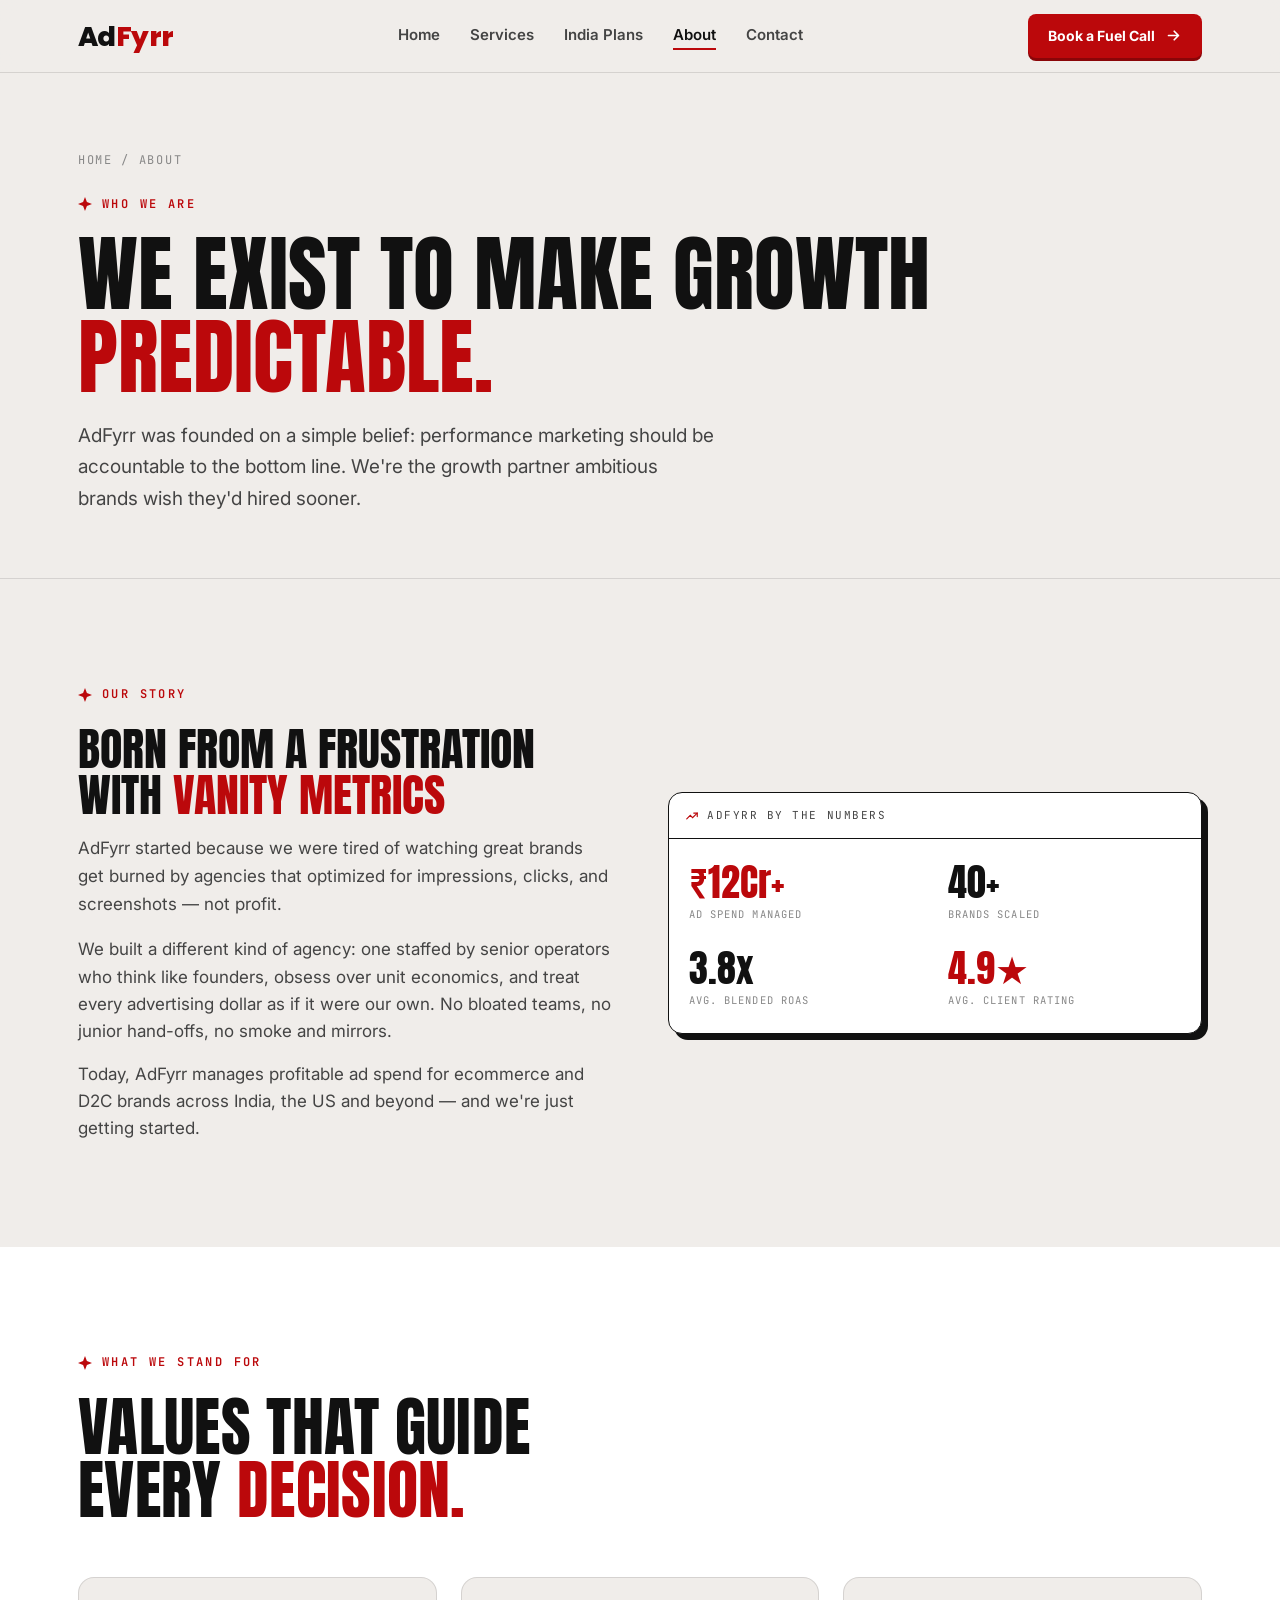
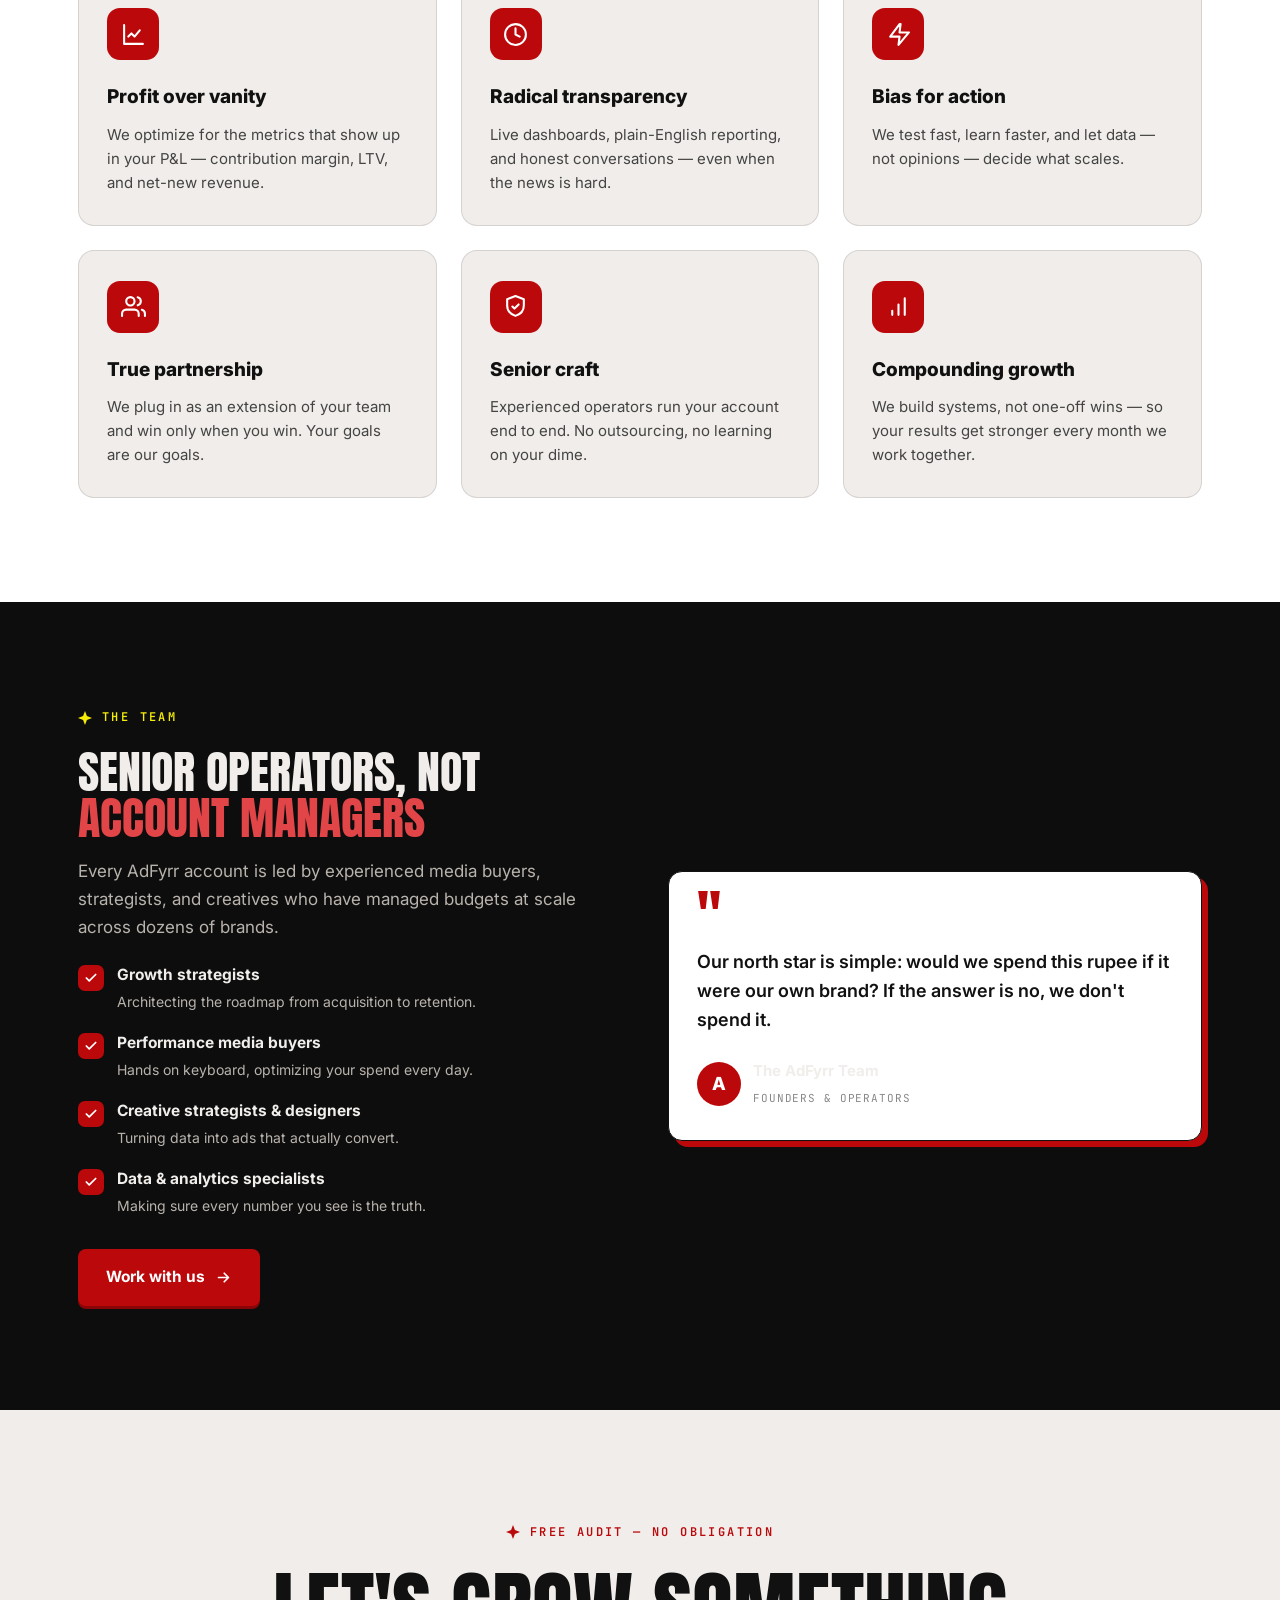
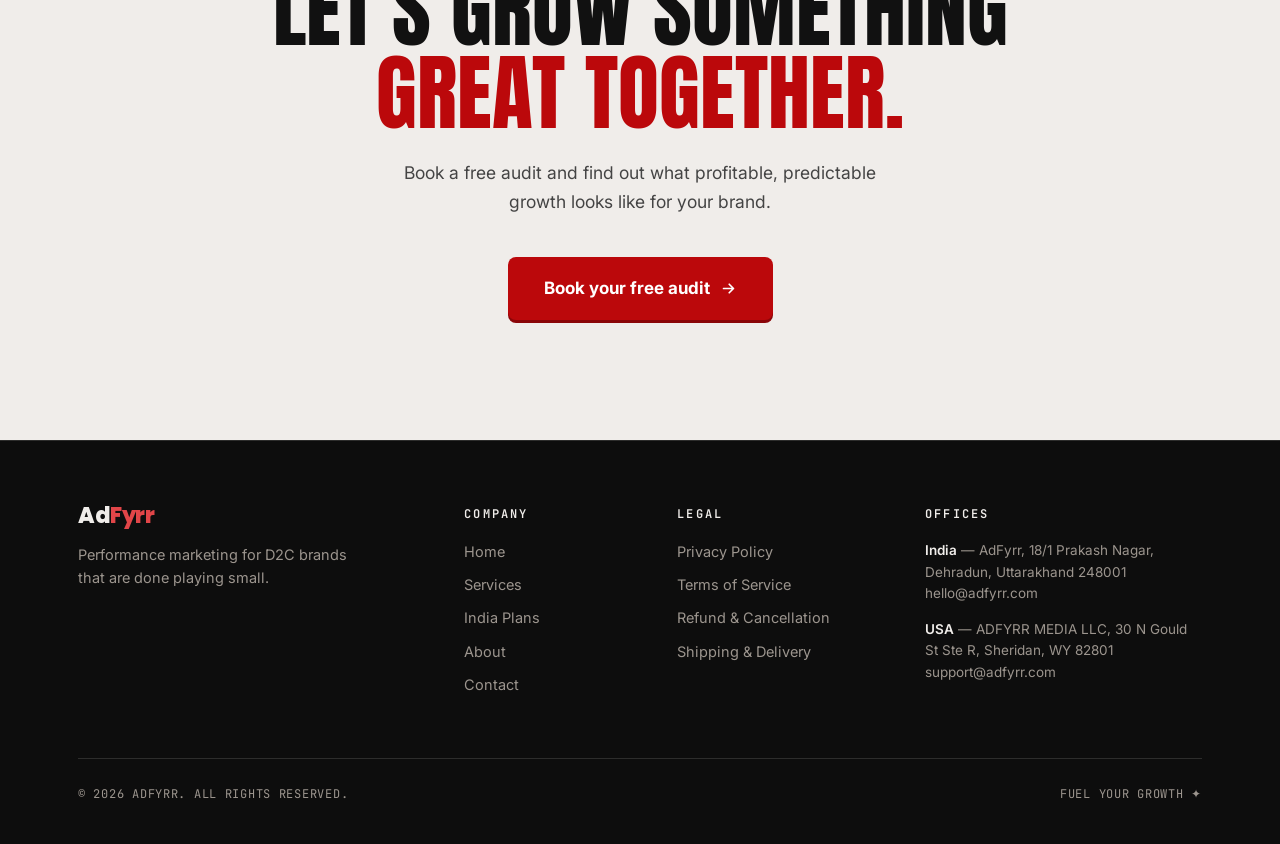
<file: about.html>
<!DOCTYPE html>
<html lang="en">
<head>
<meta charset="UTF-8" />
<meta name="viewport" content="width=device-width, initial-scale=1.0" />
<title>About Us — A Performance Marketing Agency Built for Growth | AdFyrr</title>
<meta name="description" content="AdFyrr is a performance marketing agency on a mission to make profitable growth predictable for ecommerce and DTC brands. Meet our values, story, and team." />
<link rel="canonical" href="https://adfyrr.com/about.html" />
<link rel="preconnect" href="https://fonts.googleapis.com" />
<link rel="preconnect" href="https://fonts.gstatic.com" crossorigin />
<link href="https://fonts.googleapis.com/css2?family=Anton&family=Inter:wght@400;500;600;700;800;900&family=JetBrains+Mono:wght@400;600;700&family=Poppins:wght@700;800&display=swap" rel="stylesheet" />
<link rel="stylesheet" href="css/v2.css" />
<link rel="icon" href="assets/favicon.svg" type="image/svg+xml" />
</head>
<body>

<!-- NAV -->
<nav class="sitenav">
  <div class="wrap nav-in">
    <a class="logo" href="index.html"><span class="word">Ad<b>Fyrr</b></span></a>
    <div class="nav-links">
      <a href="index.html">Home</a>
      <a href="services.html">Services</a>
      <a href="india.html">India Plans</a>
      <a href="about.html" class="active">About</a>
      <a href="contact.html">Contact</a>
    </div>
    <a class="btn btn-red nav-cta" href="contact.html">Book a Fuel Call <svg viewBox="0 0 24 24" fill="none" stroke="currentColor" stroke-width="2.4" stroke-linecap="round" stroke-linejoin="round"><path d="M5 12h14M13 6l6 6-6 6"/></svg></a>
  </div>
</nav>

<!-- PAGE HERO -->
<header class="page-hero">
  <div class="wrap">
    <div class="crumbs"><a href="index.html">Home</a> / <span>About</span></div>
    <span class="eyebrow"><svg viewBox="0 0 14 14" fill="#BB080B"><path d="M7 0l1.9 5.1L14 7 8.9 8.9 7 14 5.1 8.9 0 7l5.1-1.9z"/></svg> Who we are</span>
    <h1>We exist to make growth<br><span class="em">predictable.</span></h1>
    <p class="lead">AdFyrr was founded on a simple belief: performance marketing should be accountable to the bottom line. We're the growth partner ambitious brands wish they'd hired sooner.</p>
  </div>
</header>

<!-- STORY -->
<section class="sec">
  <div class="wrap">
    <div class="split">
      <div class="rv">
        <span class="eyebrow"><svg viewBox="0 0 14 14" fill="#BB080B"><path d="M7 0l1.9 5.1L14 7 8.9 8.9 7 14 5.1 8.9 0 7l5.1-1.9z"/></svg> Our story</span>
        <h2>Born from a frustration with <span class="em">vanity metrics</span></h2>
        <p class="lead" style="margin-bottom:18px">AdFyrr started because we were tired of watching great brands get burned by agencies that optimized for impressions, clicks, and screenshots — not profit.</p>
        <p style="color:var(--mid);margin-bottom:16px">We built a different kind of agency: one staffed by senior operators who think like founders, obsess over unit economics, and treat every advertising dollar as if it were our own. No bloated teams, no junior hand-offs, no smoke and mirrors.</p>
        <p style="color:var(--mid)">Today, AdFyrr manages profitable ad spend for ecommerce and D2C brands across India, the US and beyond — and we're just getting started.</p>
      </div>
      <div class="rv rv-d1">
        <div class="vcard">
          <div class="vhead"><svg viewBox="0 0 24 24" fill="none" stroke="#BB080B" stroke-width="2" stroke-linecap="round"><path d="M3 17 9 11l4 4 8-8"/><path d="M15 7h6v6"/></svg> AdFyrr by the numbers</div>
          <div class="vstat-grid" style="gap:26px;padding:24px 20px">
            <div class="vstat"><div class="n red num-mono" style="font-size:38px">₹12Cr+</div><div class="t">Ad spend managed</div></div>
            <div class="vstat"><div class="n num-mono" style="font-size:38px">40+</div><div class="t">Brands scaled</div></div>
            <div class="vstat"><div class="n num-mono" style="font-size:38px">3.8x</div><div class="t">Avg. blended ROAS</div></div>
            <div class="vstat"><div class="n red num-mono" style="font-size:38px">4.9★</div><div class="t">Avg. client rating</div></div>
          </div>
        </div>
      </div>
    </div>
  </div>
</section>

<!-- VALUES -->
<section class="sec sec-white">
  <div class="wrap">
    <div class="sec-head">
      <span class="eyebrow rv"><svg viewBox="0 0 14 14" fill="#BB080B"><path d="M7 0l1.9 5.1L14 7 8.9 8.9 7 14 5.1 8.9 0 7l5.1-1.9z"/></svg> What we stand for</span>
      <h2 class="disp rv rv-d1">Values that guide<br>every <span class="em">decision.</span></h2>
    </div>
    <div class="svc-grid">
      <div class="svc rv"><div class="ic"><svg viewBox="0 0 24 24" fill="none" stroke="#fff" stroke-width="2" stroke-linecap="round" stroke-linejoin="round"><path d="M3 3v18h18"/><path d="m7 14 3-3 3 3 5-6"/></svg></div><h3>Profit over vanity</h3><p>We optimize for the metrics that show up in your P&amp;L — contribution margin, LTV, and net-new revenue.</p></div>
      <div class="svc rv rv-d1"><div class="ic"><svg viewBox="0 0 24 24" fill="none" stroke="#fff" stroke-width="2" stroke-linecap="round" stroke-linejoin="round"><circle cx="12" cy="12" r="10"/><path d="M12 6v6l4 2"/></svg></div><h3>Radical transparency</h3><p>Live dashboards, plain-English reporting, and honest conversations — even when the news is hard.</p></div>
      <div class="svc rv rv-d2"><div class="ic"><svg viewBox="0 0 24 24" fill="none" stroke="#fff" stroke-width="2" stroke-linecap="round" stroke-linejoin="round"><path d="M13 2 4 14h9l-1 8 10-12h-9l1-8z"/></svg></div><h3>Bias for action</h3><p>We test fast, learn faster, and let data — not opinions — decide what scales.</p></div>
      <div class="svc rv"><div class="ic"><svg viewBox="0 0 24 24" fill="none" stroke="#fff" stroke-width="2" stroke-linecap="round" stroke-linejoin="round"><path d="M17 21v-2a4 4 0 0 0-4-4H5a4 4 0 0 0-4 4v2"/><circle cx="9" cy="7" r="4"/><path d="M23 21v-2a4 4 0 0 0-3-3.87M16 3.13a4 4 0 0 1 0 7.75"/></svg></div><h3>True partnership</h3><p>We plug in as an extension of your team and win only when you win. Your goals are our goals.</p></div>
      <div class="svc rv rv-d1"><div class="ic"><svg viewBox="0 0 24 24" fill="none" stroke="#fff" stroke-width="2" stroke-linecap="round" stroke-linejoin="round"><path d="M12 2 4 5v6c0 5 3.4 8.5 8 10 4.6-1.5 8-5 8-10V5l-8-3z"/><path d="m9 12 2 2 4-4"/></svg></div><h3>Senior craft</h3><p>Experienced operators run your account end to end. No outsourcing, no learning on your dime.</p></div>
      <div class="svc rv rv-d2"><div class="ic"><svg viewBox="0 0 24 24" fill="none" stroke="#fff" stroke-width="2" stroke-linecap="round" stroke-linejoin="round"><path d="M12 20V10M18 20V4M6 20v-4"/></svg></div><h3>Compounding growth</h3><p>We build systems, not one-off wins — so your results get stronger every month we work together.</p></div>
    </div>
  </div>
</section>

<!-- TEAM (dark) -->
<section class="sec sec-dark">
  <div class="wrap">
    <div class="split">
      <div class="rv">
        <span class="eyebrow" style="color:#F5ED07"><svg viewBox="0 0 14 14" fill="#F5ED07"><path d="M7 0l1.9 5.1L14 7 8.9 8.9 7 14 5.1 8.9 0 7l5.1-1.9z"/></svg> The team</span>
        <h2 style="color:var(--cream)">Senior operators, not <span style="color:#E14548">account managers</span></h2>
        <p class="lead" style="color:#B9B3AD">Every AdFyrr account is led by experienced media buyers, strategists, and creatives who have managed budgets at scale across dozens of brands.</p>
        <ul class="split-list" style="--mid:#B9B3AD">
          <li><span class="check"><svg viewBox="0 0 24 24" fill="none" stroke-width="3" stroke-linecap="round" stroke-linejoin="round"><path d="M20 6 9 17l-5-5"/></svg></span><div><b style="color:var(--cream)">Growth strategists</b><span style="color:#B9B3AD">Architecting the roadmap from acquisition to retention.</span></div></li>
          <li><span class="check"><svg viewBox="0 0 24 24" fill="none" stroke-width="3" stroke-linecap="round" stroke-linejoin="round"><path d="M20 6 9 17l-5-5"/></svg></span><div><b style="color:var(--cream)">Performance media buyers</b><span style="color:#B9B3AD">Hands on keyboard, optimizing your spend every day.</span></div></li>
          <li><span class="check"><svg viewBox="0 0 24 24" fill="none" stroke-width="3" stroke-linecap="round" stroke-linejoin="round"><path d="M20 6 9 17l-5-5"/></svg></span><div><b style="color:var(--cream)">Creative strategists &amp; designers</b><span style="color:#B9B3AD">Turning data into ads that actually convert.</span></div></li>
          <li><span class="check"><svg viewBox="0 0 24 24" fill="none" stroke-width="3" stroke-linecap="round" stroke-linejoin="round"><path d="M20 6 9 17l-5-5"/></svg></span><div><b style="color:var(--cream)">Data &amp; analytics specialists</b><span style="color:#B9B3AD">Making sure every number you see is the truth.</span></div></li>
        </ul>
        <a class="btn btn-red" style="margin-top:30px" href="contact.html">Work with us <svg viewBox="0 0 24 24" fill="none" stroke="currentColor" stroke-width="2.4" stroke-linecap="round" stroke-linejoin="round"><path d="M5 12h14M13 6l6 6-6 6"/></svg></a>
      </div>
      <div class="rv rv-d1">
        <div class="vcard" style="box-shadow:6px 6px 0 var(--red)">
          <div class="vpad" style="padding:30px 28px">
            <div style="font-family:var(--disp);font-size:56px;line-height:.5;color:var(--red)">"</div>
            <p style="color:var(--ink);font-size:18px;font-weight:600;margin:18px 0 24px;line-height:1.6">Our north star is simple: would we spend this rupee if it were our own brand? If the answer is no, we don't spend it.</p>
            <div style="display:flex;align-items:center;gap:12px">
              <div style="width:44px;height:44px;border-radius:50%;background:var(--red);display:flex;align-items:center;justify-content:center;color:#fff;font-weight:800;font-size:18px">A</div>
              <div><b style="display:block;font-size:15px">The AdFyrr Team</b><small style="color:var(--lt);font-family:var(--mono);font-size:11px;letter-spacing:.08em">FOUNDERS &amp; OPERATORS</small></div>
            </div>
          </div>
        </div>
      </div>
    </div>
  </div>
</section>

<!-- FINAL CTA -->
<section class="sec-white final" style="background:var(--cream)">
  <div class="wrap">
    <span class="eyebrow rv"><svg viewBox="0 0 14 14" fill="#BB080B"><path d="M7 0l1.9 5.1L14 7 8.9 8.9 7 14 5.1 8.9 0 7l5.1-1.9z"/></svg> Free audit — no obligation</span>
    <h2 class="rv rv-d1" style="color:var(--ink)">Let's grow something<br><span class="em">great together.</span></h2>
    <p class="sec-sub rv rv-d2" style="max-width:480px;margin-left:auto;margin-right:auto">Book a free audit and find out what profitable, predictable growth looks like for your brand.</p>
    <a class="btn btn-red rv rv-d3" style="font-size:17px;padding:18px 36px" href="contact.html">Book your free audit <svg viewBox="0 0 24 24" fill="none" stroke="currentColor" stroke-width="2.4" stroke-linecap="round" stroke-linejoin="round"><path d="M5 12h14M13 6l6 6-6 6"/></svg></a>
  </div>
</section>

<!-- FOOTER -->
<footer class="sitefooter">
  <div class="wrap">
    <div class="foot-grid">
      <div>
        <a class="logo" href="index.html"><span class="word" style="font-size:22px;color:#F0EDEA">Ad<b style="color:#E14548">Fyrr</b></span></a>
        <p style="max-width:280px;margin-top:14px">Performance marketing for D2C brands that are done playing small.</p>
      </div>
      <div>
        <h4>Company</h4>
        <a href="index.html">Home</a><a href="services.html">Services</a><a href="india.html">India Plans</a><a href="about.html">About</a><a href="contact.html">Contact</a>
      </div>
      <div>
        <h4>Legal</h4>
        <a href="privacy-policy.html">Privacy Policy</a><a href="terms.html">Terms of Service</a><a href="refund-policy.html">Refund &amp; Cancellation</a><a href="shipping-policy.html">Shipping &amp; Delivery</a>
      </div>
      <div class="foot-offices">
        <h4>Offices</h4>
        <p><b>India</b> — AdFyrr, 18/1 Prakash Nagar, Dehradun, Uttarakhand 248001<br/><a href="mailto:hello@adfyrr.com">hello@adfyrr.com</a></p>
        <p><b>USA</b> — ADFYRR MEDIA LLC, 30 N Gould St Ste R, Sheridan, WY 82801<br/><a href="mailto:support@adfyrr.com">support@adfyrr.com</a></p>
      </div>
    </div>
    <div class="foot-bottom">
      <span>© <span data-year>2026</span> ADFYRR. ALL RIGHTS RESERVED.</span>
      <span>FUEL YOUR GROWTH ✦</span>
    </div>
  </div>
</footer>

<script src="js/v2.js"></script>
</body>
</html>
</file>
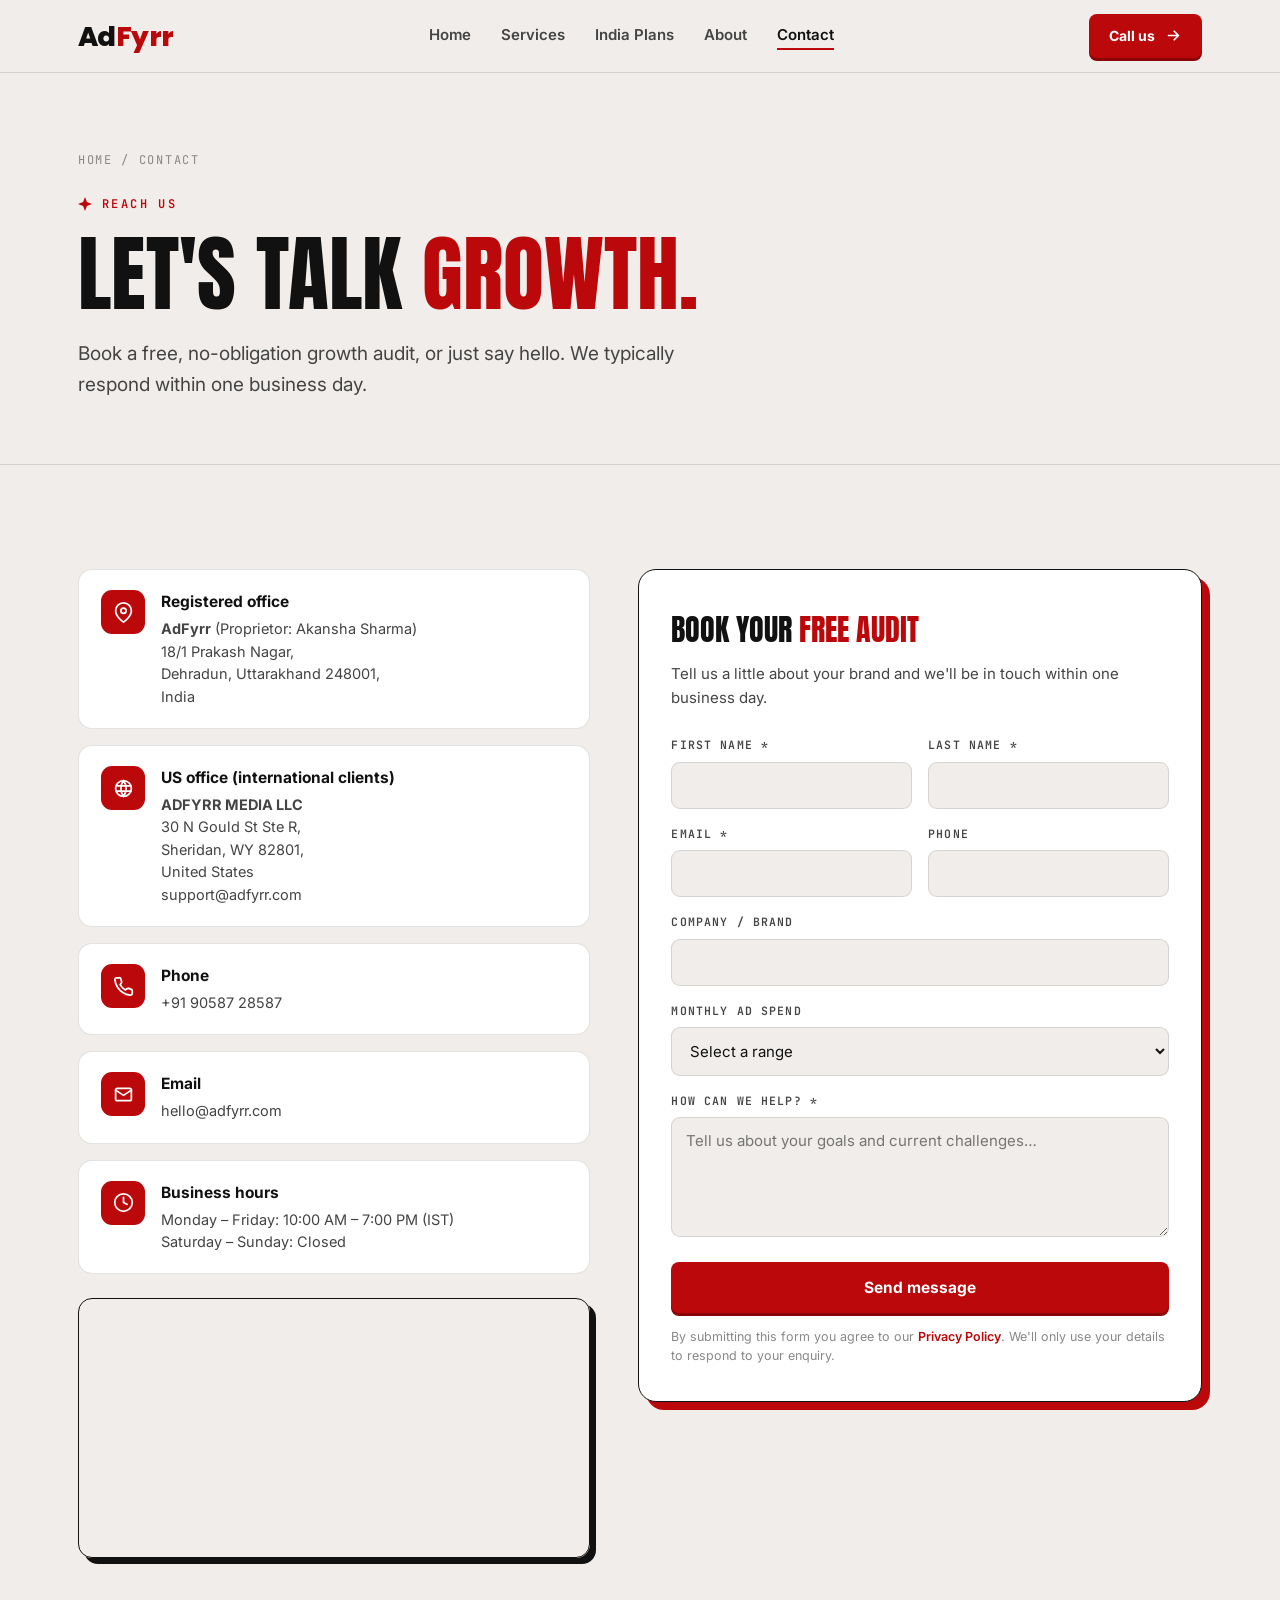
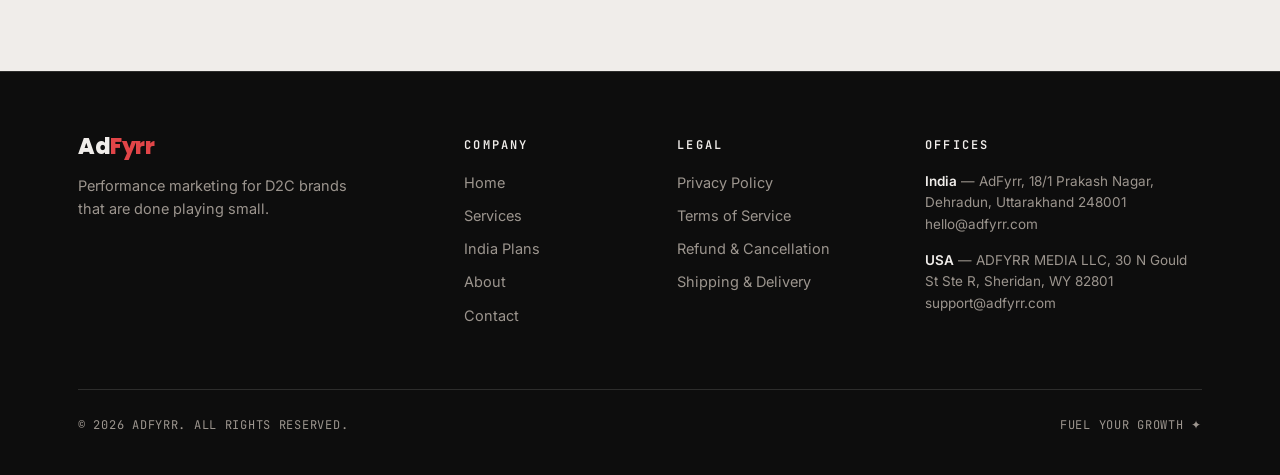
<file: contact.html>
<!DOCTYPE html>
<html lang="en">
<head>
<meta charset="UTF-8" />
<meta name="viewport" content="width=device-width, initial-scale=1.0" />
<title>Contact AdFyrr — Book Your Free Growth Audit</title>
<meta name="description" content="Get in touch with AdFyrr. Call +91 90587 28587, email hello@adfyrr.com (US: support@adfyrr.com, ADFYRR MEDIA LLC, Sheridan, WY), or visit us at 18/1 Prakash Nagar, Dehradun, Uttarakhand 248001, India. Book a free, no-obligation growth audit." />
<link rel="canonical" href="https://adfyrr.com/contact.html" />
<link rel="preconnect" href="https://fonts.googleapis.com" />
<link rel="preconnect" href="https://fonts.gstatic.com" crossorigin />
<link href="https://fonts.googleapis.com/css2?family=Anton&family=Inter:wght@400;500;600;700;800;900&family=JetBrains+Mono:wght@400;600;700&family=Poppins:wght@700;800&display=swap" rel="stylesheet" />
<link rel="stylesheet" href="css/v2.css" />
<link rel="icon" href="assets/favicon.svg" type="image/svg+xml" />
</head>
<body>

<!-- NAV -->
<nav class="sitenav">
  <div class="wrap nav-in">
    <a class="logo" href="index.html"><span class="word">Ad<b>Fyrr</b></span></a>
    <div class="nav-links">
      <a href="index.html">Home</a>
      <a href="services.html">Services</a>
      <a href="india.html">India Plans</a>
      <a href="about.html">About</a>
      <a href="contact.html" class="active">Contact</a>
    </div>
    <a class="btn btn-red nav-cta" href="tel:+919058728587">Call us <svg viewBox="0 0 24 24" fill="none" stroke="currentColor" stroke-width="2.4" stroke-linecap="round" stroke-linejoin="round"><path d="M5 12h14M13 6l6 6-6 6"/></svg></a>
  </div>
</nav>

<!-- PAGE HERO -->
<header class="page-hero">
  <div class="wrap">
    <div class="crumbs"><a href="index.html">Home</a> / <span>Contact</span></div>
    <span class="eyebrow"><svg viewBox="0 0 14 14" fill="#BB080B"><path d="M7 0l1.9 5.1L14 7 8.9 8.9 7 14 5.1 8.9 0 7l5.1-1.9z"/></svg> Reach us</span>
    <h1>Let's talk <span class="em">growth.</span></h1>
    <p class="lead">Book a free, no-obligation growth audit, or just say hello. We typically respond within one business day.</p>
  </div>
</header>

<!-- CONTACT -->
<section class="sec">
  <div class="wrap">
    <div class="contact-grid">
      <!-- Info -->
      <div class="rv">
        <div class="info-card">
          <div class="ic-icon"><svg viewBox="0 0 24 24" fill="none" stroke-width="2" stroke-linecap="round" stroke-linejoin="round"><path d="M21 10c0 7-9 13-9 13s-9-6-9-13a9 9 0 0 1 18 0z"/><circle cx="12" cy="10" r="3"/></svg></div>
          <div><b>Registered office</b><p><strong>AdFyrr</strong> (Proprietor: Akansha Sharma)<br/>18/1 Prakash Nagar,<br/>Dehradun, Uttarakhand 248001,<br/>India</p></div>
        </div>
        <div class="info-card">
          <div class="ic-icon"><svg viewBox="0 0 24 24" fill="none" stroke-width="2" stroke-linecap="round" stroke-linejoin="round"><circle cx="12" cy="12" r="9"/><path d="M3.6 9h16.8M3.6 15h16.8M12 3a15 15 0 0 1 0 18 15 15 0 0 1 0-18Z"/></svg></div>
          <div><b>US office (international clients)</b><p><strong>ADFYRR MEDIA LLC</strong><br/>30 N Gould St Ste R,<br/>Sheridan, WY 82801,<br/>United States<br/><a href="mailto:support@adfyrr.com">support@adfyrr.com</a></p></div>
        </div>
        <div class="info-card">
          <div class="ic-icon"><svg viewBox="0 0 24 24" fill="none" stroke-width="2" stroke-linecap="round" stroke-linejoin="round"><path d="M22 16.92v3a2 2 0 0 1-2.18 2 19.79 19.79 0 0 1-8.63-3.07 19.5 19.5 0 0 1-6-6 19.79 19.79 0 0 1-3.07-8.67A2 2 0 0 1 4.11 2h3a2 2 0 0 1 2 1.72c.13.81.36 1.6.7 2.34a2 2 0 0 1-.45 2.11L8.09 9.91a16 16 0 0 0 6 6l1.74-1.27a2 2 0 0 1 2.11-.45c.74.34 1.53.57 2.34.7A2 2 0 0 1 22 16.92z"/></svg></div>
          <div><b>Phone</b><p><a href="tel:+919058728587">+91 90587 28587</a></p></div>
        </div>
        <div class="info-card">
          <div class="ic-icon"><svg viewBox="0 0 24 24" fill="none" stroke-width="2" stroke-linecap="round" stroke-linejoin="round"><rect x="3" y="5" width="18" height="14" rx="2"/><path d="m3 7 9 6 9-6"/></svg></div>
          <div><b>Email</b><p><a href="mailto:hello@adfyrr.com">hello@adfyrr.com</a></p></div>
        </div>
        <div class="info-card">
          <div class="ic-icon"><svg viewBox="0 0 24 24" fill="none" stroke-width="2" stroke-linecap="round" stroke-linejoin="round"><circle cx="12" cy="12" r="10"/><path d="M12 6v6l4 2"/></svg></div>
          <div><b>Business hours</b><p>Monday – Friday: 10:00 AM – 7:00 PM (IST)<br/>Saturday – Sunday: Closed</p></div>
        </div>
        <iframe class="map-embed" title="AdFyrr office location map" loading="lazy" referrerpolicy="no-referrer-when-downgrade"
          src="https://www.google.com/maps?q=Prakash+Nagar,+Dehradun,+Uttarakhand+248001&output=embed"></iframe>
      </div>

      <!-- Form -->
      <div class="rv rv-d1">
        <form id="contact-form" class="form-card" novalidate>
          <h2>Book your <span class="em">free audit</span></h2>
          <p style="color:var(--mid);margin:8px 0 26px;font-size:15px">Tell us a little about your brand and we'll be in touch within one business day.</p>
          <div class="form-row">
            <div class="field"><label for="fname">First name *</label><input id="fname" name="fname" type="text" required autocomplete="given-name" /></div>
            <div class="field"><label for="lname">Last name *</label><input id="lname" name="lname" type="text" required autocomplete="family-name" /></div>
          </div>
          <div class="form-row">
            <div class="field"><label for="email">Email *</label><input id="email" name="email" type="email" required autocomplete="email" /></div>
            <div class="field"><label for="phone">Phone</label><input id="phone" name="phone" type="tel" autocomplete="tel" /></div>
          </div>
          <div class="field"><label for="company">Company / brand</label><input id="company" name="company" type="text" autocomplete="organization" /></div>
          <div class="field">
            <label for="budget">Monthly ad spend</label>
            <select id="budget" name="budget">
              <option value="">Select a range</option>
              <option>Under ₹1,00,000 / month</option>
              <option>₹1,00,000 – ₹5,00,000 / month</option>
              <option>₹5,00,000 – ₹10,00,000 / month</option>
              <option>₹10,00,000+ / month</option>
              <option>International — billed in USD</option>
            </select>
          </div>
          <div class="field"><label for="message">How can we help? *</label><textarea id="message" name="message" required placeholder="Tell us about your goals and current challenges…"></textarea></div>
          <button type="submit" class="btn btn-red" style="width:100%;justify-content:center">Send message</button>
          <p class="form-status"></p>
          <p class="form-note">By submitting this form you agree to our <a href="privacy-policy.html">Privacy Policy</a>. We'll only use your details to respond to your enquiry.</p>
        </form>
      </div>
    </div>
  </div>
</section>

<!-- FOOTER -->
<footer class="sitefooter">
  <div class="wrap">
    <div class="foot-grid">
      <div>
        <a class="logo" href="index.html"><span class="word" style="font-size:22px;color:#F0EDEA">Ad<b style="color:#E14548">Fyrr</b></span></a>
        <p style="max-width:280px;margin-top:14px">Performance marketing for D2C brands that are done playing small.</p>
      </div>
      <div>
        <h4>Company</h4>
        <a href="index.html">Home</a><a href="services.html">Services</a><a href="india.html">India Plans</a><a href="about.html">About</a><a href="contact.html">Contact</a>
      </div>
      <div>
        <h4>Legal</h4>
        <a href="privacy-policy.html">Privacy Policy</a><a href="terms.html">Terms of Service</a><a href="refund-policy.html">Refund &amp; Cancellation</a><a href="shipping-policy.html">Shipping &amp; Delivery</a>
      </div>
      <div class="foot-offices">
        <h4>Offices</h4>
        <p><b>India</b> — AdFyrr, 18/1 Prakash Nagar, Dehradun, Uttarakhand 248001<br/><a href="mailto:hello@adfyrr.com">hello@adfyrr.com</a></p>
        <p><b>USA</b> — ADFYRR MEDIA LLC, 30 N Gould St Ste R, Sheridan, WY 82801<br/><a href="mailto:support@adfyrr.com">support@adfyrr.com</a></p>
      </div>
    </div>
    <div class="foot-bottom">
      <span>© <span data-year>2026</span> ADFYRR. ALL RIGHTS RESERVED.</span>
      <span>FUEL YOUR GROWTH ✦</span>
    </div>
  </div>
</footer>

<script src="js/v2.js"></script>
</body>
</html>
</file>
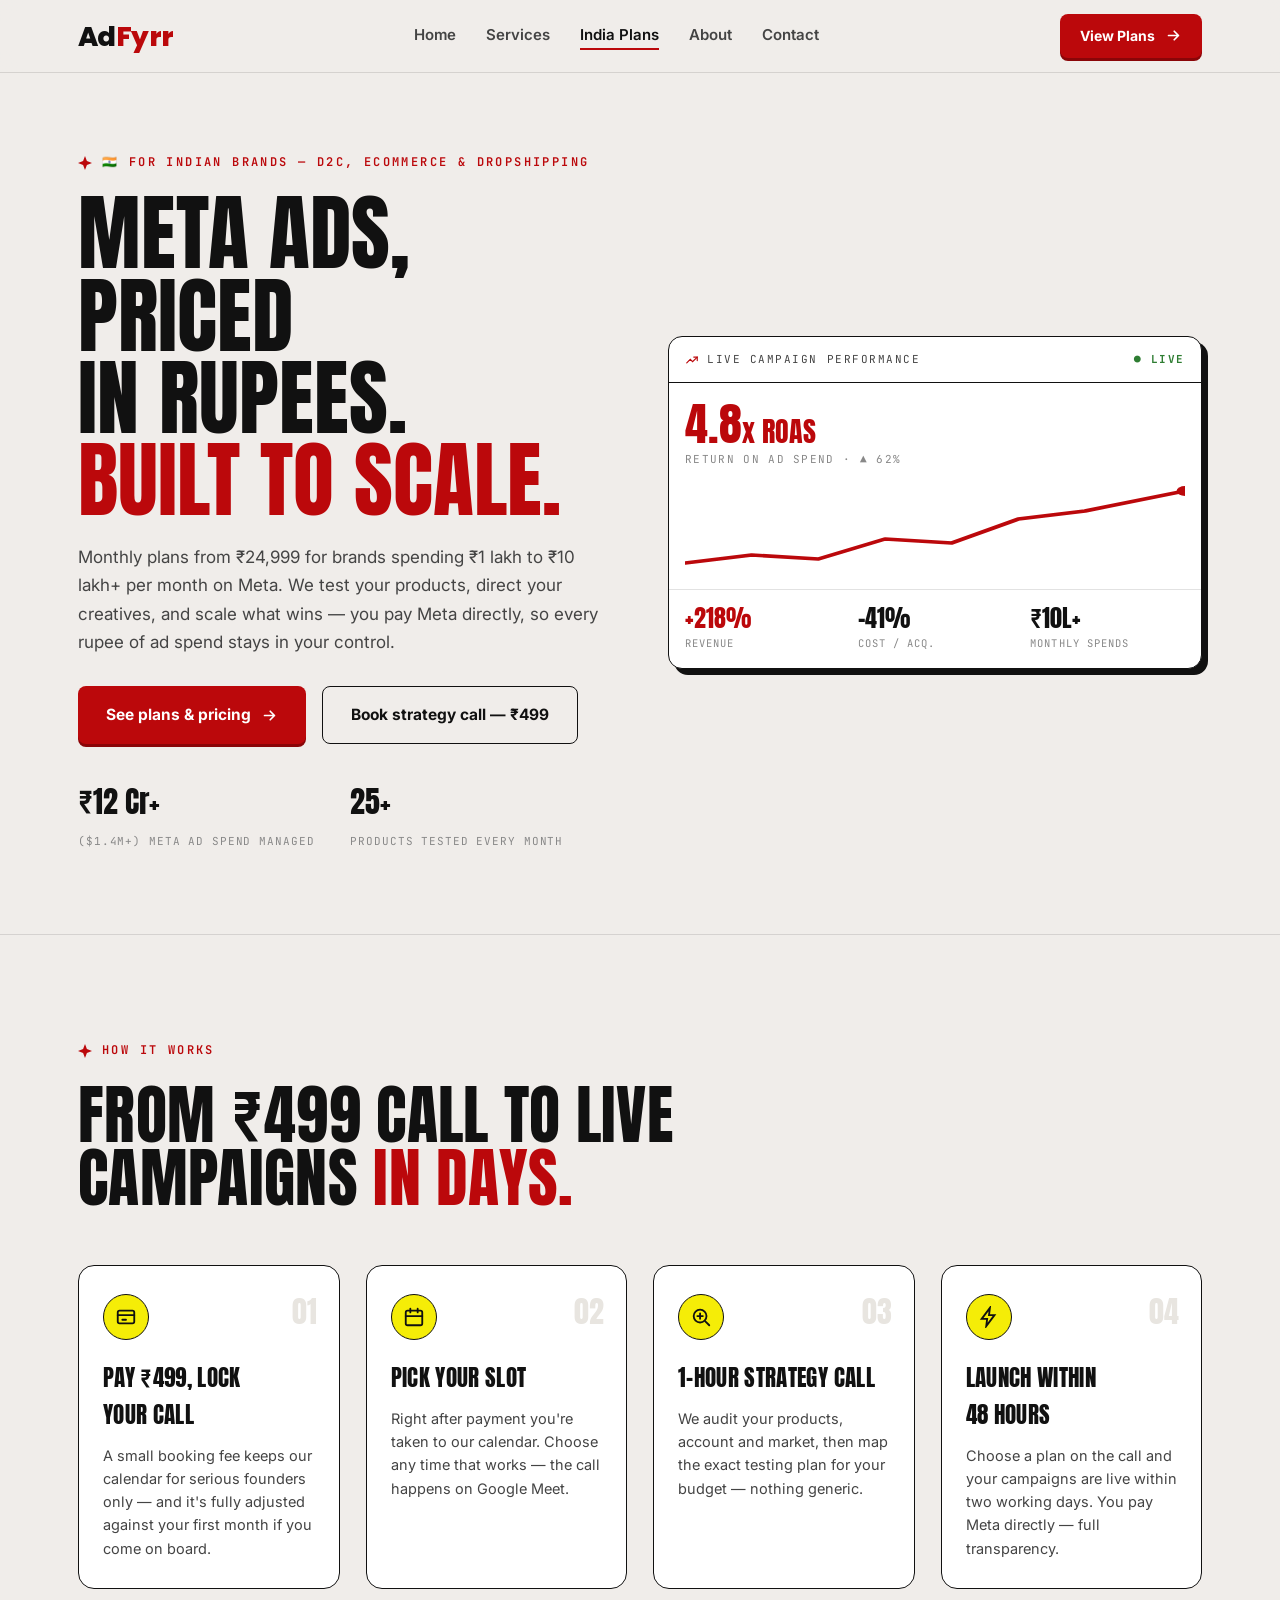
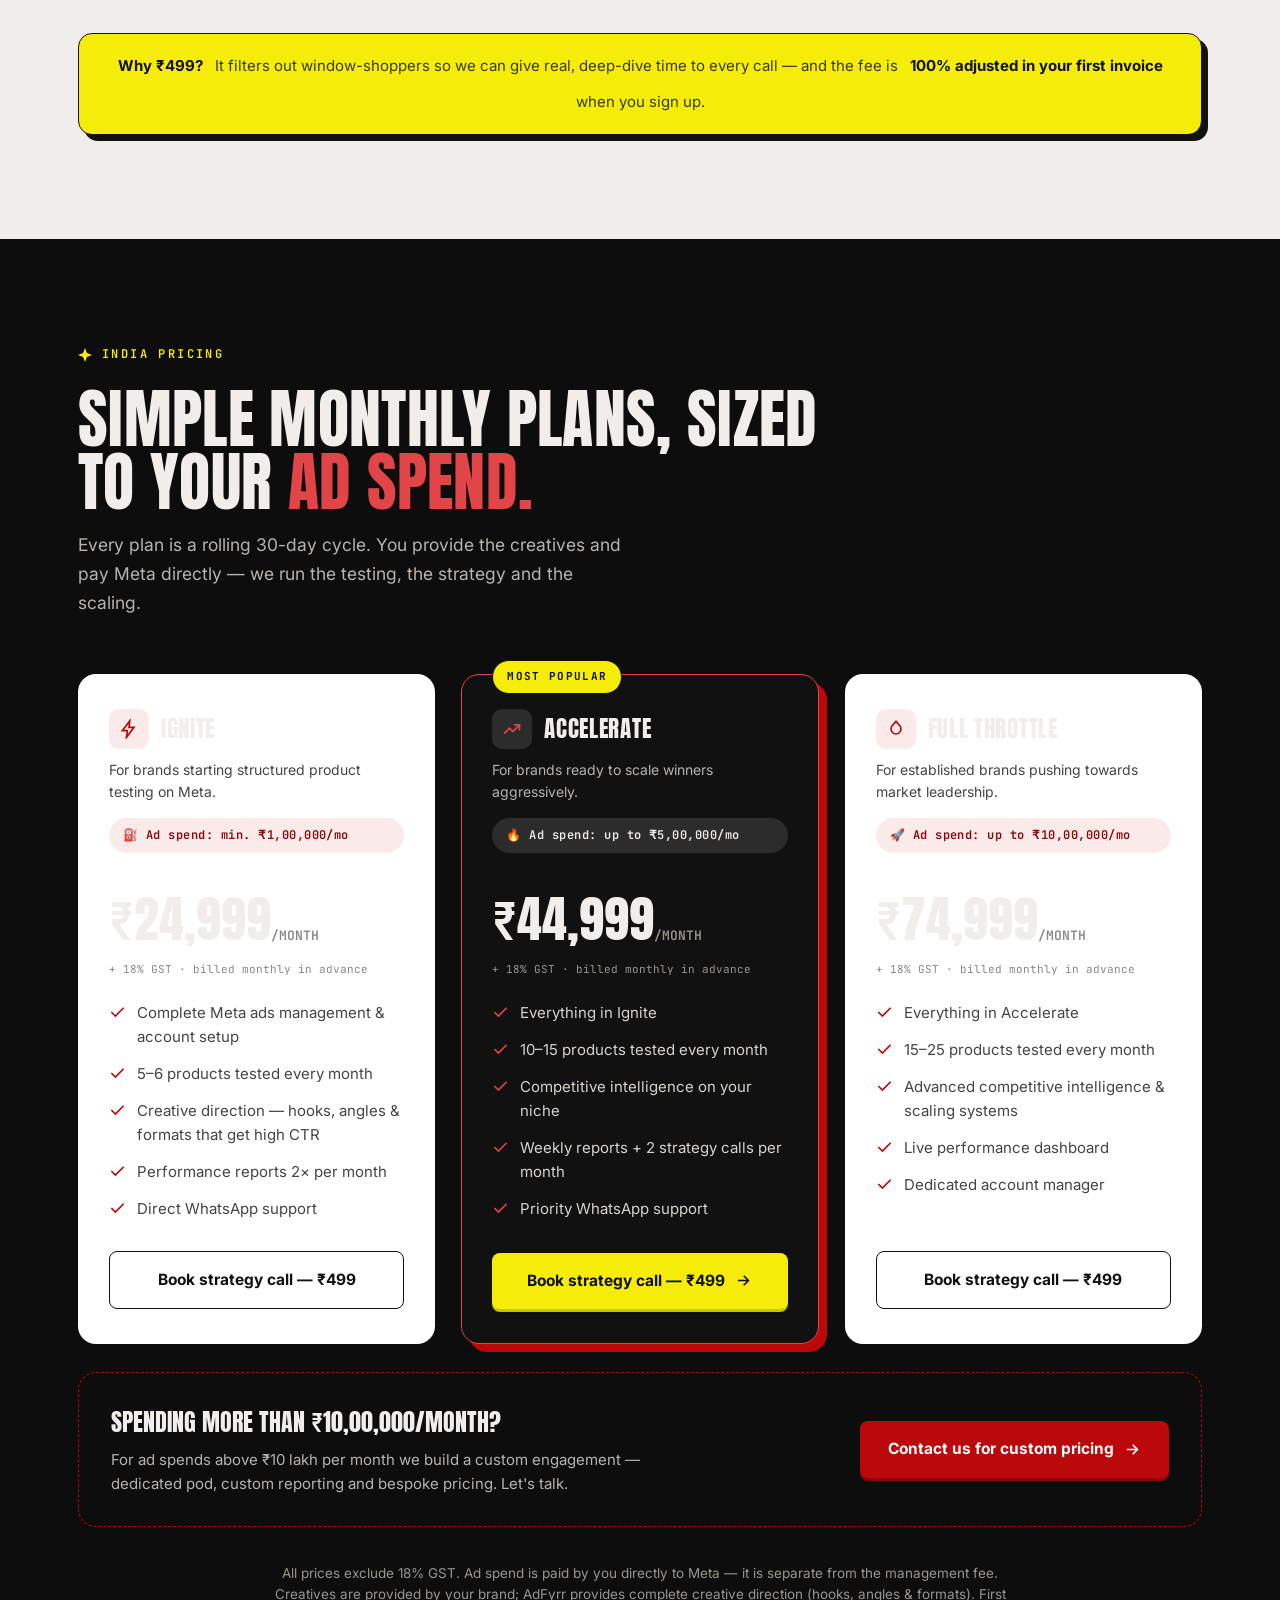
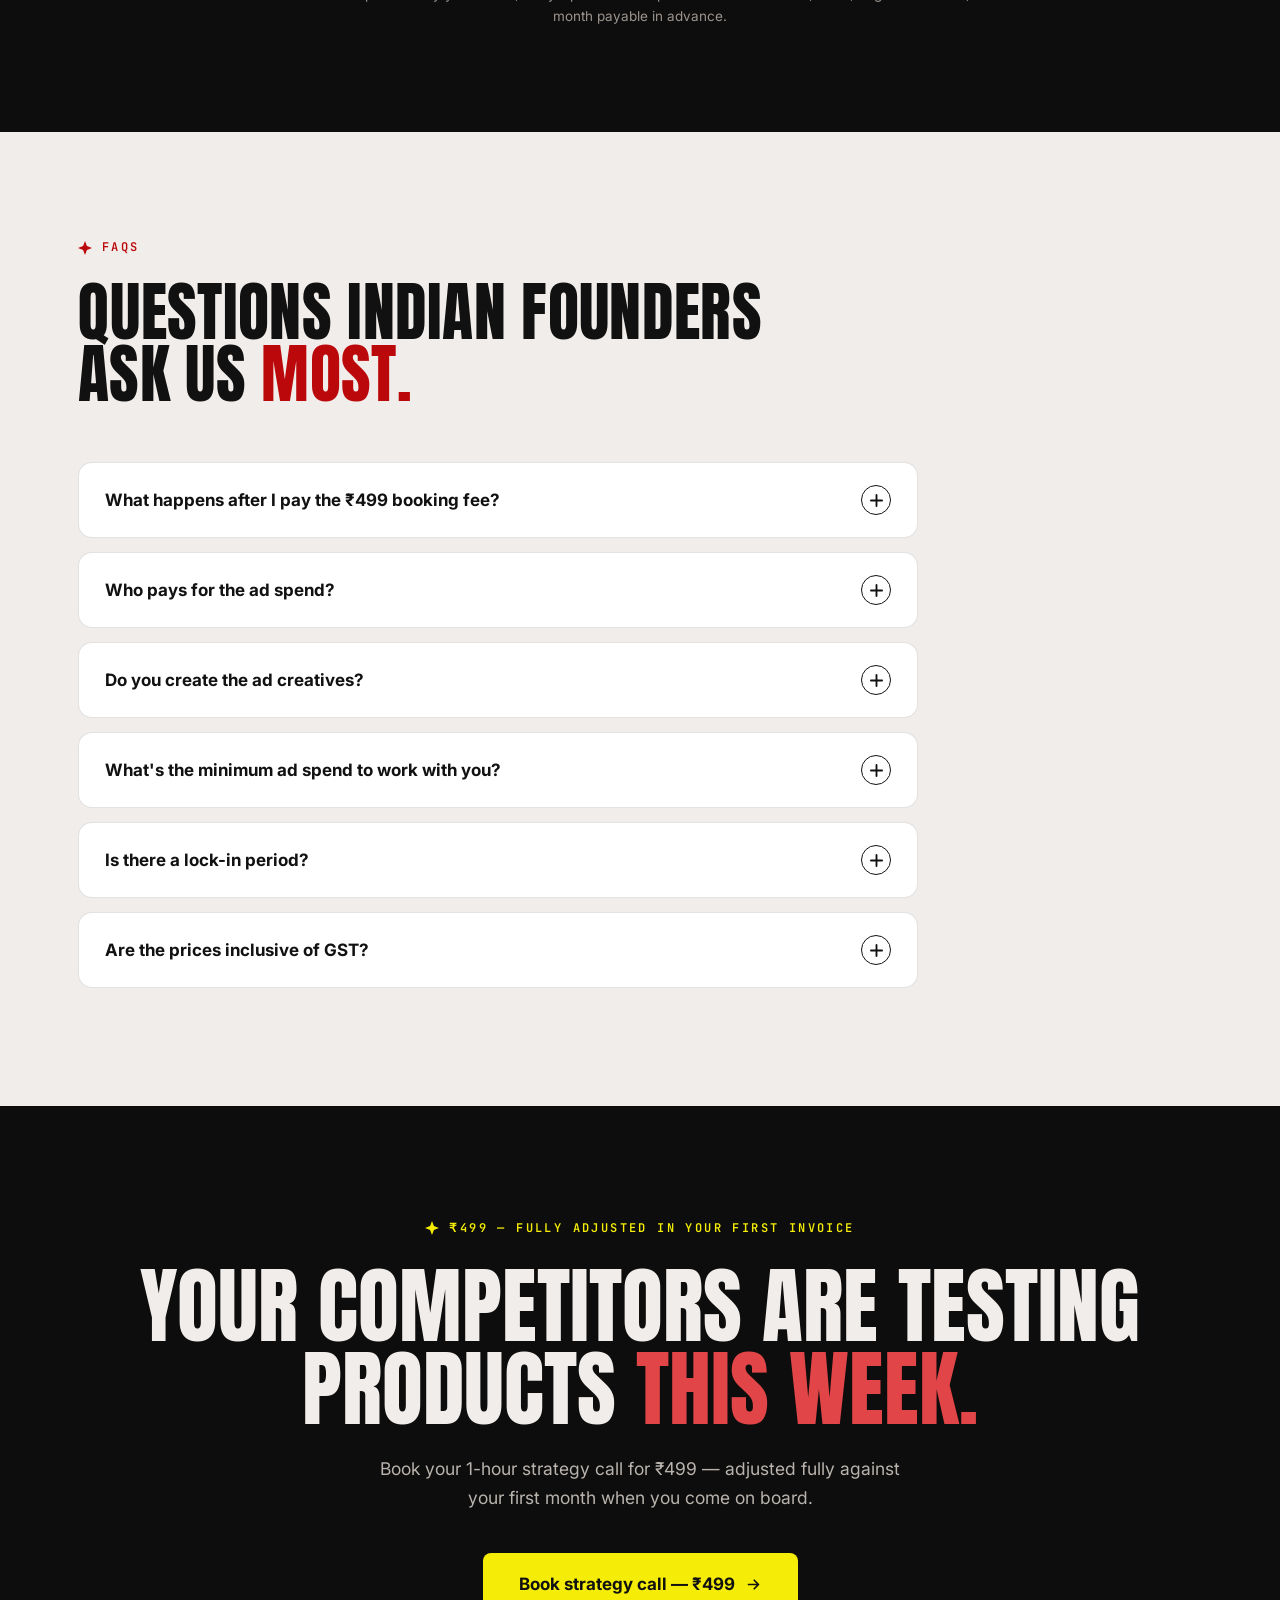
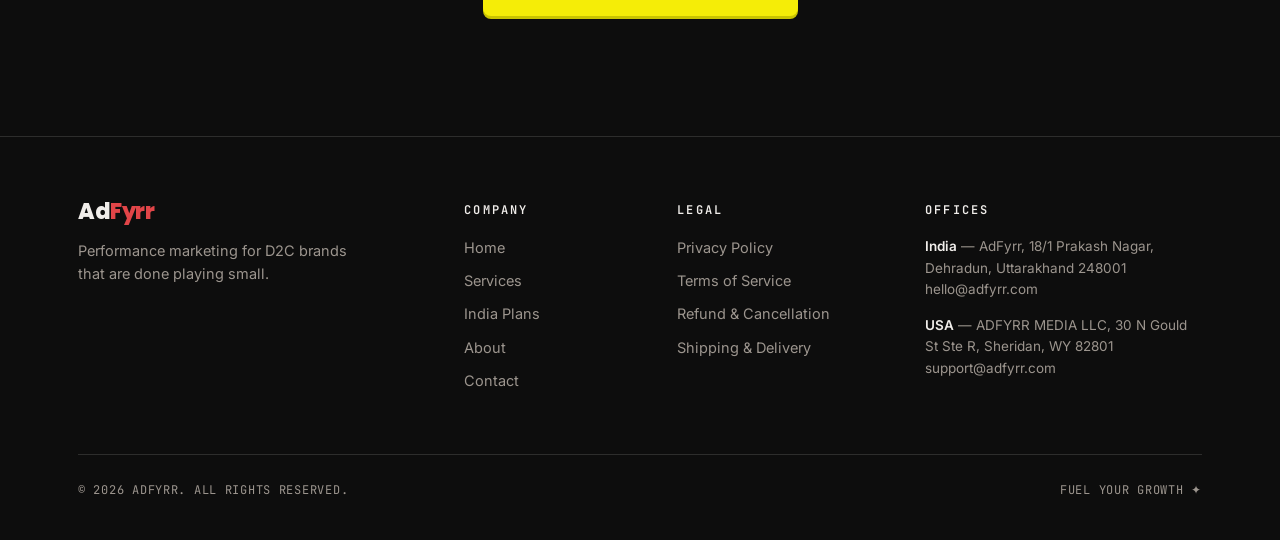
<file: india.html>
<!DOCTYPE html>
<html lang="en-IN">
<head>
<meta charset="UTF-8" />
<meta name="viewport" content="width=device-width, initial-scale=1.0" />
<title>AdFyrr India — Meta Ads Management Plans from ₹24,999/month</title>
<meta name="description" content="Meta ads management for Indian D2C, ecommerce and dropshipping brands. Monthly plans from ₹24,999 — product testing, creative direction and scaling for ad spends from ₹1 lakh to ₹10 lakh+ per month. Book a strategy call for ₹499." />
<meta name="keywords" content="Meta ads agency India, Facebook ads management India, dropshipping ads India, D2C performance marketing, ecommerce ads agency, AdFyrr India" />
<meta name="author" content="AdFyrr" />
<link rel="canonical" href="https://adfyrr.com/india.html" />
<meta property="og:title" content="AdFyrr India — Meta Ads Management from ₹24,999/month" />
<meta property="og:description" content="Product-testing led Meta ads management for Indian brands. Plans for ad spends from ₹1 lakh to ₹10 lakh+/month. Book your strategy call for ₹499." />
<meta property="og:type" content="website" />
<meta property="og:url" content="https://adfyrr.com/india.html" />
<link rel="preconnect" href="https://fonts.googleapis.com" />
<link rel="preconnect" href="https://fonts.gstatic.com" crossorigin />
<link href="https://fonts.googleapis.com/css2?family=Anton&family=Inter:wght@400;500;600;700;800;900&family=JetBrains+Mono:wght@400;600;700&family=Poppins:wght@700;800&display=swap" rel="stylesheet" />
<link rel="stylesheet" href="css/v2.css" />
<link rel="icon" href="assets/favicon.svg" type="image/svg+xml" />
<script type="application/ld+json">
{
  "@context": "https://schema.org",
  "@type": "Service",
  "name": "AdFyrr India — Meta Ads Management",
  "provider": { "@type": "ProfessionalService", "name": "AdFyrr", "url": "https://adfyrr.com" },
  "areaServed": "IN",
  "hasOfferCatalog": {
    "@type": "OfferCatalog",
    "name": "Monthly Meta Ads Management Plans (India)",
    "itemListElement": [
      { "@type": "Offer", "name": "Ignite", "price": "24999", "priceCurrency": "INR", "description": "Meta ads management for monthly ad spend of ₹1,00,000 (minimum)." },
      { "@type": "Offer", "name": "Accelerate", "price": "44999", "priceCurrency": "INR", "description": "Meta ads management for monthly ad spend up to ₹5,00,000." },
      { "@type": "Offer", "name": "Full Throttle", "price": "74999", "priceCurrency": "INR", "description": "Meta ads management for monthly ad spend up to ₹10,00,000." }
    ]
  }
}
</script>
</head>
<body>

<!-- NAV -->
<nav class="sitenav">
  <div class="wrap nav-in">
    <a class="logo" href="index.html"><span class="word">Ad<b>Fyrr</b></span></a>
    <div class="nav-links">
      <a href="index.html">Home</a>
      <a href="services.html">Services</a>
      <a href="india.html" class="active">India Plans</a>
      <a href="about.html">About</a>
      <a href="contact.html">Contact</a>
    </div>
    <a class="btn btn-red nav-cta" href="#pricing">View Plans <svg viewBox="0 0 24 24" fill="none" stroke="currentColor" stroke-width="2.4" stroke-linecap="round" stroke-linejoin="round"><path d="M5 12h14M13 6l6 6-6 6"/></svg></a>
  </div>
</nav>

<!-- HERO -->
<header class="page-hero" style="padding-bottom:80px">
  <div class="wrap">
    <div class="split" style="align-items:center">
      <div>
        <span class="eyebrow"><svg viewBox="0 0 14 14" fill="#BB080B"><path d="M7 0l1.9 5.1L14 7 8.9 8.9 7 14 5.1 8.9 0 7l5.1-1.9z"/></svg> 🇮🇳 For Indian brands — D2C, ecommerce &amp; dropshipping</span>
        <h1>Meta ads, priced in rupees.<br><span class="em">Built to scale.</span></h1>
        <p class="lead" style="margin-bottom:30px">Monthly plans from ₹24,999 for brands spending ₹1 lakh to ₹10 lakh+ per month on Meta. We test your products, direct your creatives, and scale what wins — you pay Meta directly, so every rupee of ad spend stays in your control.</p>
        <div style="display:flex;gap:16px;flex-wrap:wrap">
          <a class="btn btn-red" href="#pricing">See plans &amp; pricing <svg viewBox="0 0 24 24" fill="none" stroke="currentColor" stroke-width="2.4" stroke-linecap="round" stroke-linejoin="round"><path d="M5 12h14M13 6l6 6-6 6"/></svg></a>
          <a class="btn btn-ink js-book" href="#book">Book strategy call — ₹499</a>
        </div>
        <div style="display:flex;gap:36px;margin-top:34px;flex-wrap:wrap">
          <div><span style="font-family:var(--disp);font-size:30px" class="num-mono">₹12 Cr+</span><br><small style="color:var(--lt);font-family:var(--mono);font-size:11px;letter-spacing:.08em">($1.4M+) META AD SPEND MANAGED</small></div>
          <div><span style="font-family:var(--disp);font-size:30px" class="num-mono">25+</span><br><small style="color:var(--lt);font-family:var(--mono);font-size:11px;letter-spacing:.08em">PRODUCTS TESTED EVERY MONTH</small></div>
        </div>
      </div>
      <div class="rv rv-d1">
        <div class="vcard">
          <div class="vhead"><svg viewBox="0 0 24 24" fill="none" stroke="#BB080B" stroke-width="2" stroke-linecap="round"><path d="M3 17 9 11l4 4 8-8"/><path d="M15 7h6v6"/></svg> Live campaign performance <span style="margin-left:auto;color:#2E7D32;font-weight:700">● LIVE</span></div>
          <div class="vbig num-mono">4.8<span style="font-size:28px">x ROAS</span></div>
          <div class="vlbl">Return on ad spend · ▲ 62%</div>
          <svg viewBox="0 0 300 90" preserveAspectRatio="none" style="width:100%;height:90px;padding:0 16px;box-sizing:border-box">
            <path d="M0 78 L40 70 L80 74 L120 54 L160 58 L200 34 L240 26 L300 6" fill="none" stroke="#BB080B" stroke-width="3.5" stroke-linecap="round" stroke-linejoin="round"/>
            <circle cx="300" cy="6" r="5" fill="#BB080B"/>
          </svg>
          <div class="vstat-grid" style="grid-template-columns:1fr 1fr 1fr;border-top:1.5px solid var(--line);margin-top:14px">
            <div class="vstat"><div class="n red num-mono" style="font-size:24px">+218%</div><div class="t">Revenue</div></div>
            <div class="vstat"><div class="n num-mono" style="font-size:24px">−41%</div><div class="t">Cost / acq.</div></div>
            <div class="vstat"><div class="n num-mono" style="font-size:24px">₹10L+</div><div class="t">Monthly spends</div></div>
          </div>
        </div>
      </div>
    </div>
  </div>
</header>

<!-- HOW BOOKING WORKS -->
<section class="sec" id="book">
  <div class="wrap">
    <div class="sec-head">
      <span class="eyebrow rv"><svg viewBox="0 0 14 14" fill="#BB080B"><path d="M7 0l1.9 5.1L14 7 8.9 8.9 7 14 5.1 8.9 0 7l5.1-1.9z"/></svg> How it works</span>
      <h2 class="disp rv rv-d1">From ₹499 call to live<br>campaigns <span class="em">in days.</span></h2>
    </div>
    <div class="proc-grid">
      <div class="step rv"><span class="n">01</span><div class="sic"><svg viewBox="0 0 24 24" fill="none" stroke="#111" stroke-width="2" stroke-linecap="round"><rect x="3" y="5" width="18" height="14" rx="2"/><path d="M3 10h18M8 15h4"/></svg></div><h3>Pay ₹499, lock your call</h3><p>A small booking fee keeps our calendar for serious founders only — and it's fully adjusted against your first month if you come on board.</p></div>
      <div class="step rv rv-d1"><span class="n">02</span><div class="sic"><svg viewBox="0 0 24 24" fill="none" stroke="#111" stroke-width="2" stroke-linecap="round"><rect x="3" y="5" width="18" height="16" rx="2"/><path d="M8 3v4M16 3v4M3 11h18"/></svg></div><h3>Pick your slot</h3><p>Right after payment you're taken to our calendar. Choose any time that works — the call happens on Google Meet.</p></div>
      <div class="step rv rv-d2"><span class="n">03</span><div class="sic"><svg viewBox="0 0 24 24" fill="none" stroke="#111" stroke-width="2" stroke-linecap="round"><circle cx="11" cy="11" r="7"/><path d="m21 21-4.3-4.3M11 8v6M8 11h6"/></svg></div><h3>1-hour strategy call</h3><p>We audit your products, account and market, then map the exact testing plan for your budget — nothing generic.</p></div>
      <div class="step rv rv-d3"><span class="n">04</span><div class="sic"><svg viewBox="0 0 24 24" fill="none" stroke="#111" stroke-width="2" stroke-linecap="round"><path d="M13 2 4 14h6l-1 8 9-12h-6l1-8Z"/></svg></div><h3>Launch within 48 hours</h3><p>Choose a plan on the call and your campaigns are live within two working days. You pay Meta directly — full transparency.</p></div>
    </div>
    <div class="fee-strip rv">
      <b>Why ₹499?</b> It filters out window-shoppers so we can give real, deep-dive time to every call — and the fee is <b>100% adjusted in your first invoice</b> when you sign up.
    </div>
  </div>
</section>

<!-- PRICING -->
<section class="sec sec-dark" id="pricing">
  <div class="wrap">
    <div class="sec-head">
      <span class="eyebrow rv" style="color:#F5ED07"><svg viewBox="0 0 14 14" fill="#F5ED07"><path d="M7 0l1.9 5.1L14 7 8.9 8.9 7 14 5.1 8.9 0 7l5.1-1.9z"/></svg> India pricing</span>
      <h2 class="disp rv rv-d1">Simple monthly plans, sized<br>to your <span style="color:#E14548">ad spend.</span></h2>
      <p class="sec-sub rv rv-d2">Every plan is a rolling 30-day cycle. You provide the creatives and pay Meta directly — we run the testing, the strategy and the scaling.</p>
    </div>

    <div class="price-grid">
      <!-- IGNITE -->
      <div class="plan rv">
        <div class="phead"><span class="pic"><svg viewBox="0 0 24 24" fill="none" stroke="#BB080B" stroke-width="2" stroke-linecap="round"><path d="M13 2 4 14h6l-1 8 9-12h-6l1-8Z"/></svg></span><span class="name">Ignite</span></div>
        <p class="psub">For brands starting structured product testing on Meta.</p>
        <span class="spend-badge">⛽ Ad spend: min. ₹1,00,000/mo</span>
        <div class="amt num-mono">₹24,999<small>/MONTH</small></div>
        <div class="gst">+ 18% GST · billed monthly in advance</div>
        <ul style="margin-top:14px">
          <li><svg viewBox="0 0 24 24" fill="none" stroke="#BB080B" stroke-width="2.4" stroke-linecap="round"><path d="m4 12 5 5L20 6"/></svg>Complete Meta ads management &amp; account setup</li>
          <li><svg viewBox="0 0 24 24" fill="none" stroke="#BB080B" stroke-width="2.4" stroke-linecap="round"><path d="m4 12 5 5L20 6"/></svg>5–6 products tested every month</li>
          <li><svg viewBox="0 0 24 24" fill="none" stroke="#BB080B" stroke-width="2.4" stroke-linecap="round"><path d="m4 12 5 5L20 6"/></svg>Creative direction — hooks, angles &amp; formats that get high CTR</li>
          <li><svg viewBox="0 0 24 24" fill="none" stroke="#BB080B" stroke-width="2.4" stroke-linecap="round"><path d="m4 12 5 5L20 6"/></svg>Performance reports 2× per month</li>
          <li><svg viewBox="0 0 24 24" fill="none" stroke="#BB080B" stroke-width="2.4" stroke-linecap="round"><path d="m4 12 5 5L20 6"/></svg>Direct WhatsApp support</li>
        </ul>
        <a class="btn btn-ink js-book" data-plan="ignite" href="contact.html">Book strategy call — ₹499</a>
      </div>

      <!-- ACCELERATE -->
      <div class="plan feat rv rv-d1">
        <span class="badge">Most Popular</span>
        <div class="phead"><span class="pic"><svg viewBox="0 0 24 24" fill="none" stroke="#E14548" stroke-width="2" stroke-linecap="round"><path d="M3 17 9 11l4 4 8-8"/><path d="M15 7h6v6"/></svg></span><span class="name">Accelerate</span></div>
        <p class="psub">For brands ready to scale winners aggressively.</p>
        <span class="spend-badge">🔥 Ad spend: up to ₹5,00,000/mo</span>
        <div class="amt num-mono">₹44,999<small>/MONTH</small></div>
        <div class="gst">+ 18% GST · billed monthly in advance</div>
        <ul style="margin-top:14px">
          <li><svg viewBox="0 0 24 24" fill="none" stroke="#E14548" stroke-width="2.4" stroke-linecap="round"><path d="m4 12 5 5L20 6"/></svg>Everything in Ignite</li>
          <li><svg viewBox="0 0 24 24" fill="none" stroke="#E14548" stroke-width="2.4" stroke-linecap="round"><path d="m4 12 5 5L20 6"/></svg>10–15 products tested every month</li>
          <li><svg viewBox="0 0 24 24" fill="none" stroke="#E14548" stroke-width="2.4" stroke-linecap="round"><path d="m4 12 5 5L20 6"/></svg>Competitive intelligence on your niche</li>
          <li><svg viewBox="0 0 24 24" fill="none" stroke="#E14548" stroke-width="2.4" stroke-linecap="round"><path d="m4 12 5 5L20 6"/></svg>Weekly reports + 2 strategy calls per month</li>
          <li><svg viewBox="0 0 24 24" fill="none" stroke="#E14548" stroke-width="2.4" stroke-linecap="round"><path d="m4 12 5 5L20 6"/></svg>Priority WhatsApp support</li>
        </ul>
        <a class="btn btn-yellow js-book" data-plan="accelerate" href="contact.html">Book strategy call — ₹499 <svg viewBox="0 0 24 24" fill="none" stroke="currentColor" stroke-width="2.4" stroke-linecap="round" stroke-linejoin="round"><path d="M5 12h14M13 6l6 6-6 6"/></svg></a>
      </div>

      <!-- FULL THROTTLE -->
      <div class="plan rv rv-d2">
        <div class="phead"><span class="pic"><svg viewBox="0 0 24 24" fill="none" stroke="#BB080B" stroke-width="2" stroke-linecap="round"><path d="M12 3c2 3 6 4 6 9a6 6 0 0 1-12 0c0-5 4-6 6-9Z"/></svg></span><span class="name">Full Throttle</span></div>
        <p class="psub">For established brands pushing towards market leadership.</p>
        <span class="spend-badge">🚀 Ad spend: up to ₹10,00,000/mo</span>
        <div class="amt num-mono">₹74,999<small>/MONTH</small></div>
        <div class="gst">+ 18% GST · billed monthly in advance</div>
        <ul style="margin-top:14px">
          <li><svg viewBox="0 0 24 24" fill="none" stroke="#BB080B" stroke-width="2.4" stroke-linecap="round"><path d="m4 12 5 5L20 6"/></svg>Everything in Accelerate</li>
          <li><svg viewBox="0 0 24 24" fill="none" stroke="#BB080B" stroke-width="2.4" stroke-linecap="round"><path d="m4 12 5 5L20 6"/></svg>15–25 products tested every month</li>
          <li><svg viewBox="0 0 24 24" fill="none" stroke="#BB080B" stroke-width="2.4" stroke-linecap="round"><path d="m4 12 5 5L20 6"/></svg>Advanced competitive intelligence &amp; scaling systems</li>
          <li><svg viewBox="0 0 24 24" fill="none" stroke="#BB080B" stroke-width="2.4" stroke-linecap="round"><path d="m4 12 5 5L20 6"/></svg>Live performance dashboard</li>
          <li><svg viewBox="0 0 24 24" fill="none" stroke="#BB080B" stroke-width="2.4" stroke-linecap="round"><path d="m4 12 5 5L20 6"/></svg>Dedicated account manager</li>
        </ul>
        <a class="btn btn-ink js-book" data-plan="full-throttle" href="contact.html">Book strategy call — ₹499</a>
      </div>
    </div>

    <!-- ENTERPRISE -->
    <div class="enterprise rv">
      <div>
        <h3>Spending more than ₹10,00,000/month?</h3>
        <p>For ad spends above ₹10 lakh per month we build a custom engagement — dedicated pod, custom reporting and bespoke pricing. Let's talk.</p>
      </div>
      <a class="btn btn-red" href="contact.html">Contact us for custom pricing <svg viewBox="0 0 24 24" fill="none" stroke="currentColor" stroke-width="2.4" stroke-linecap="round" stroke-linejoin="round"><path d="M5 12h14M13 6l6 6-6 6"/></svg></a>
    </div>

    <p class="pricing-note">All prices exclude 18% GST. Ad spend is paid by you directly to Meta — it is separate from the management fee. Creatives are provided by your brand; AdFyrr provides complete creative direction (hooks, angles &amp; formats). First month payable in advance.</p>
  </div>
</section>

<!-- FAQ -->
<section class="sec">
  <div class="wrap">
    <div class="sec-head">
      <span class="eyebrow rv"><svg viewBox="0 0 14 14" fill="#BB080B"><path d="M7 0l1.9 5.1L14 7 8.9 8.9 7 14 5.1 8.9 0 7l5.1-1.9z"/></svg> FAQs</span>
      <h2 class="disp rv rv-d1">Questions Indian founders<br>ask us <span class="em">most.</span></h2>
    </div>
    <div class="faq-list">
      <details class="rv"><summary>What happens after I pay the ₹499 booking fee? <span class="pm"><svg viewBox="0 0 14 14" fill="none"><path d="M7 1v12M1 7h12" stroke="#111" stroke-width="2" stroke-linecap="round"/></svg></span></summary><div class="ans">You're immediately redirected to our calendar to pick a slot for a 1-hour strategy call on Google Meet. On the call we audit your products, ad account and market, and map a testing plan for your budget. The ₹499 is fully adjusted against your first month's fee if you sign up.</div></details>
      <details class="rv"><summary>Who pays for the ad spend? <span class="pm"><svg viewBox="0 0 14 14" fill="none"><path d="M7 1v12M1 7h12" stroke="#111" stroke-width="2" stroke-linecap="round"/></svg></span></summary><div class="ans">You do — directly to Meta from your own ad account. Our monthly fee is purely for management, testing and strategy. You always have full visibility and ownership of your ad account and data.</div></details>
      <details class="rv"><summary>Do you create the ad creatives? <span class="pm"><svg viewBox="0 0 14 14" fill="none"><path d="M7 1v12M1 7h12" stroke="#111" stroke-width="2" stroke-linecap="round"/></svg></span></summary><div class="ans">Creatives are produced by your team — but you're never guessing. We give you precise creative direction for every test: the hooks, angles and formats that are getting the highest CTR in your niche right now.</div></details>
      <details class="rv"><summary>What's the minimum ad spend to work with you? <span class="pm"><svg viewBox="0 0 14 14" fill="none"><path d="M7 1v12M1 7h12" stroke="#111" stroke-width="2" stroke-linecap="round"/></svg></span></summary><div class="ans">Our plans are built for brands spending at least ₹1,00,000 per month on Meta. If you're below that, book the ₹499 strategy call anyway — we'll tell you honestly whether you're ready and what to fix first.</div></details>
      <details class="rv"><summary>Is there a lock-in period? <span class="pm"><svg viewBox="0 0 14 14" fill="none"><path d="M7 1v12M1 7h12" stroke="#111" stroke-width="2" stroke-linecap="round"/></svg></span></summary><div class="ans">Plans run in rolling 30-day cycles with the first month payable in advance. We recommend a 3-month runway — product testing compounds, and the biggest wins usually come after the first full testing cycle.</div></details>
      <details class="rv"><summary>Are the prices inclusive of GST? <span class="pm"><svg viewBox="0 0 14 14" fill="none"><path d="M7 1v12M1 7h12" stroke="#111" stroke-width="2" stroke-linecap="round"/></svg></span></summary><div class="ans">Prices are exclusive of GST. 18% GST applies on all plans and a proper GST invoice is issued for every payment.</div></details>
    </div>
  </div>
</section>

<!-- FINAL CTA -->
<section class="sec-dark final">
  <div class="wrap">
    <span class="eyebrow rv" style="color:#F5ED07"><svg viewBox="0 0 14 14" fill="#F5ED07"><path d="M7 0l1.9 5.1L14 7 8.9 8.9 7 14 5.1 8.9 0 7l5.1-1.9z"/></svg> ₹499 — fully adjusted in your first invoice</span>
    <h2 class="rv rv-d1">Your competitors are testing<br>products <span style="color:#E14548">this week.</span></h2>
    <p class="sec-sub rv rv-d2" style="max-width:520px;margin-left:auto;margin-right:auto">Book your 1-hour strategy call for ₹499 — adjusted fully against your first month when you come on board.</p>
    <a class="btn btn-yellow js-book rv rv-d3" style="font-size:17px;padding:18px 36px" href="contact.html">Book strategy call — ₹499 <svg viewBox="0 0 24 24" fill="none" stroke="currentColor" stroke-width="2.4" stroke-linecap="round" stroke-linejoin="round"><path d="M5 12h14M13 6l6 6-6 6"/></svg></a>
  </div>
</section>

<!-- FOOTER -->
<footer class="sitefooter">
  <div class="wrap">
    <div class="foot-grid">
      <div>
        <a class="logo" href="index.html"><span class="word" style="font-size:22px;color:#F0EDEA">Ad<b style="color:#E14548">Fyrr</b></span></a>
        <p style="max-width:280px;margin-top:14px">Performance marketing for D2C brands that are done playing small.</p>
      </div>
      <div>
        <h4>Company</h4>
        <a href="index.html">Home</a><a href="services.html">Services</a><a href="india.html">India Plans</a><a href="about.html">About</a><a href="contact.html">Contact</a>
      </div>
      <div>
        <h4>Legal</h4>
        <a href="privacy-policy.html">Privacy Policy</a><a href="terms.html">Terms of Service</a><a href="refund-policy.html">Refund &amp; Cancellation</a><a href="shipping-policy.html">Shipping &amp; Delivery</a>
      </div>
      <div class="foot-offices">
        <h4>Offices</h4>
        <p><b>India</b> — AdFyrr, 18/1 Prakash Nagar, Dehradun, Uttarakhand 248001<br/><a href="mailto:hello@adfyrr.com">hello@adfyrr.com</a></p>
        <p><b>USA</b> — ADFYRR MEDIA LLC, 30 N Gould St Ste R, Sheridan, WY 82801<br/><a href="mailto:support@adfyrr.com">support@adfyrr.com</a></p>
      </div>
    </div>
    <div class="foot-bottom">
      <span>© <span data-year>2026</span> ADFYRR. ALL RIGHTS RESERVED.</span>
      <span>FUEL YOUR GROWTH ✦</span>
    </div>
  </div>
</footer>

<script src="js/v2.js"></script>
<script>
/* -------------------------------------------------------------------
   ₹499 PAID BOOKING FLOW
   -------------------------------------------------------------------
   Setup (one-time, in your Razorpay dashboard):
   1. Create a PAYMENT PAGE (Razorpay → Payment Pages → Create) for
      ₹499 titled "AdFyrr Strategy Call".
   2. In the payment page settings, enable
      "Redirect to a website after payment" and paste your
      PRIVATE Calendly event link (keep the event hidden/secret so
      nobody can book without paying).
   3. Paste the payment page URL below (looks like
      https://pages.razorpay.com/adfyrr-strategy-call).
   Until a real URL is set, buttons fall back to the contact page.
------------------------------------------------------------------- */
(function () {
  var BOOKING_PAYMENT_URL = 'PASTE_RAZORPAY_PAYMENT_PAGE_URL_HERE';

  var configured = BOOKING_PAYMENT_URL.indexOf('http') === 0;
  document.querySelectorAll('.js-book').forEach(function (a) {
    if (configured) {
      var plan = a.getAttribute('data-plan');
      a.href = plan ? BOOKING_PAYMENT_URL + '?notes[plan]=' + plan : BOOKING_PAYMENT_URL;
      a.target = '_blank';
      a.rel = 'noopener';
    } else if (a.getAttribute('href') === '#book') {
      /* hero button scrolls to the how-it-works section until configured */
    } else {
      a.href = 'contact.html';
    }
  });
  if (!configured && window.console) {
    console.warn('AdFyrr: Razorpay payment page URL not set — booking buttons point to contact.html');
  }
})();
</script>
</body>
</html>
</file>
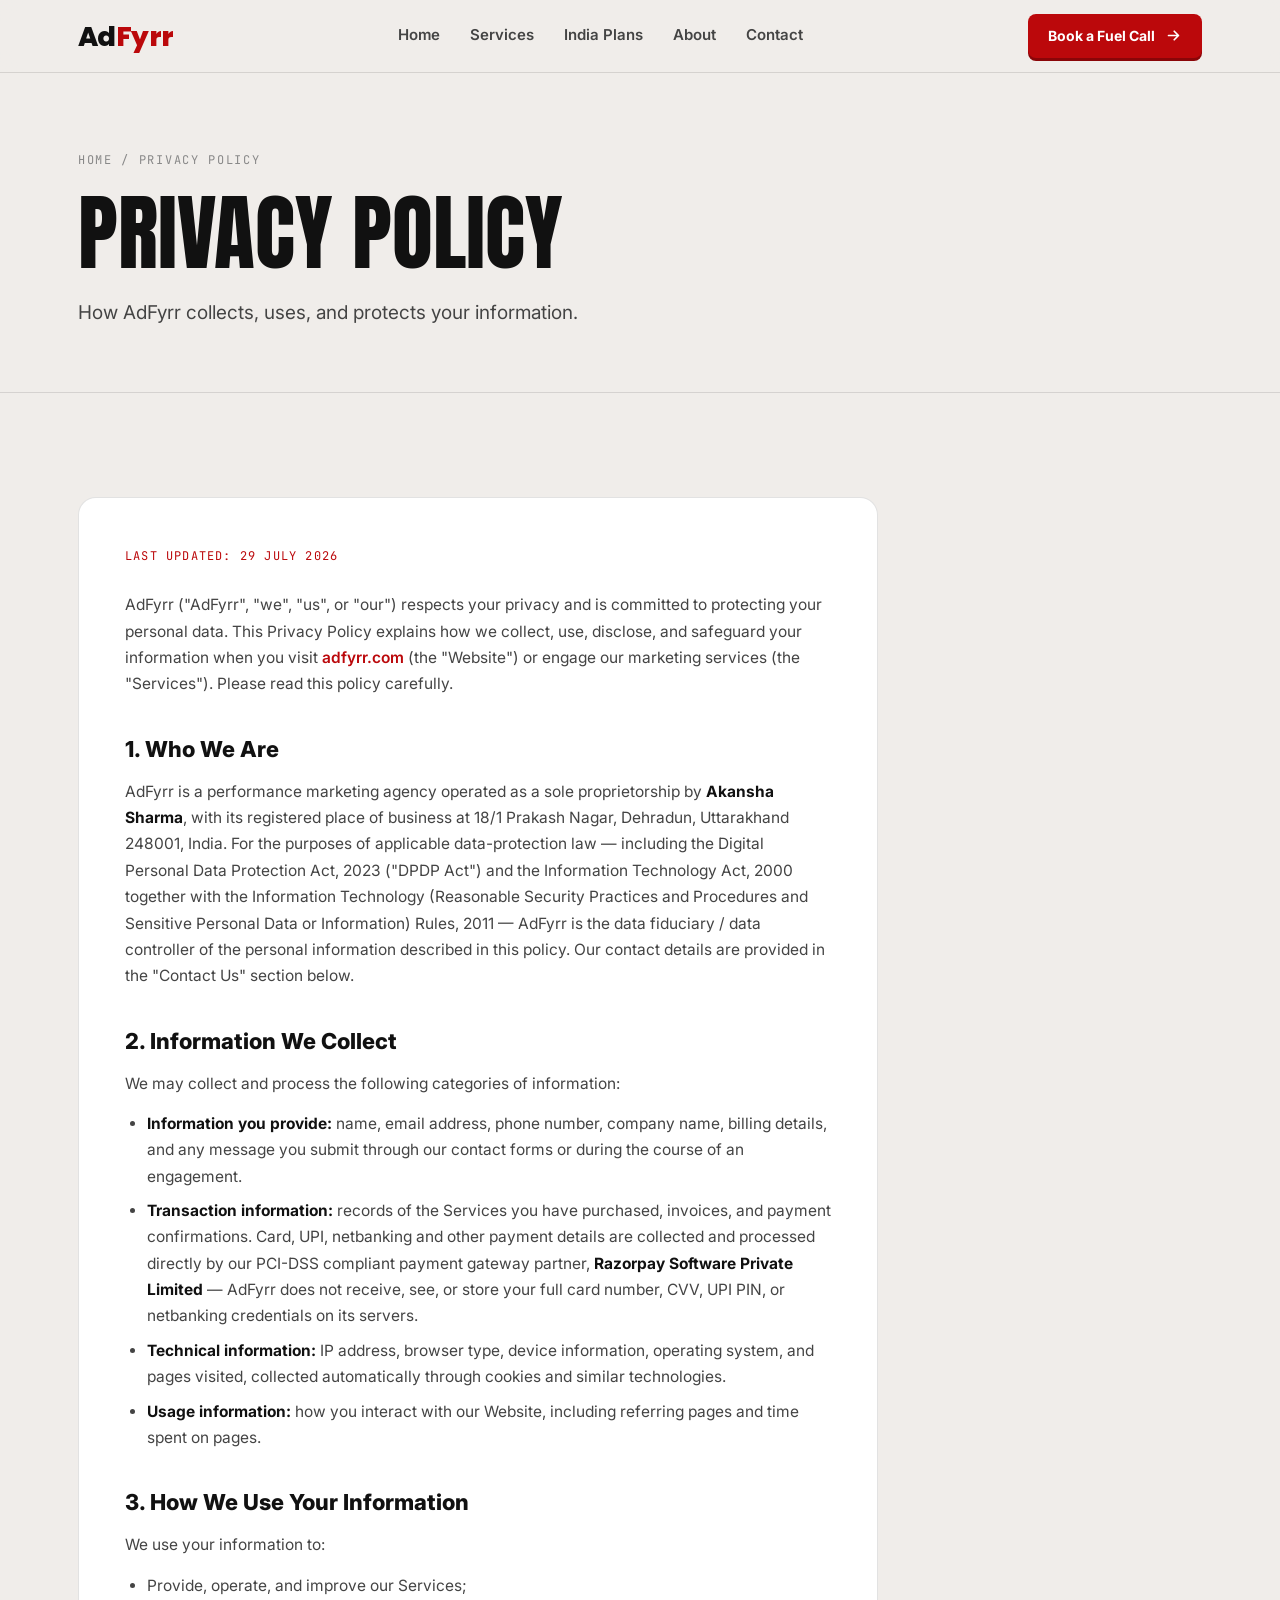
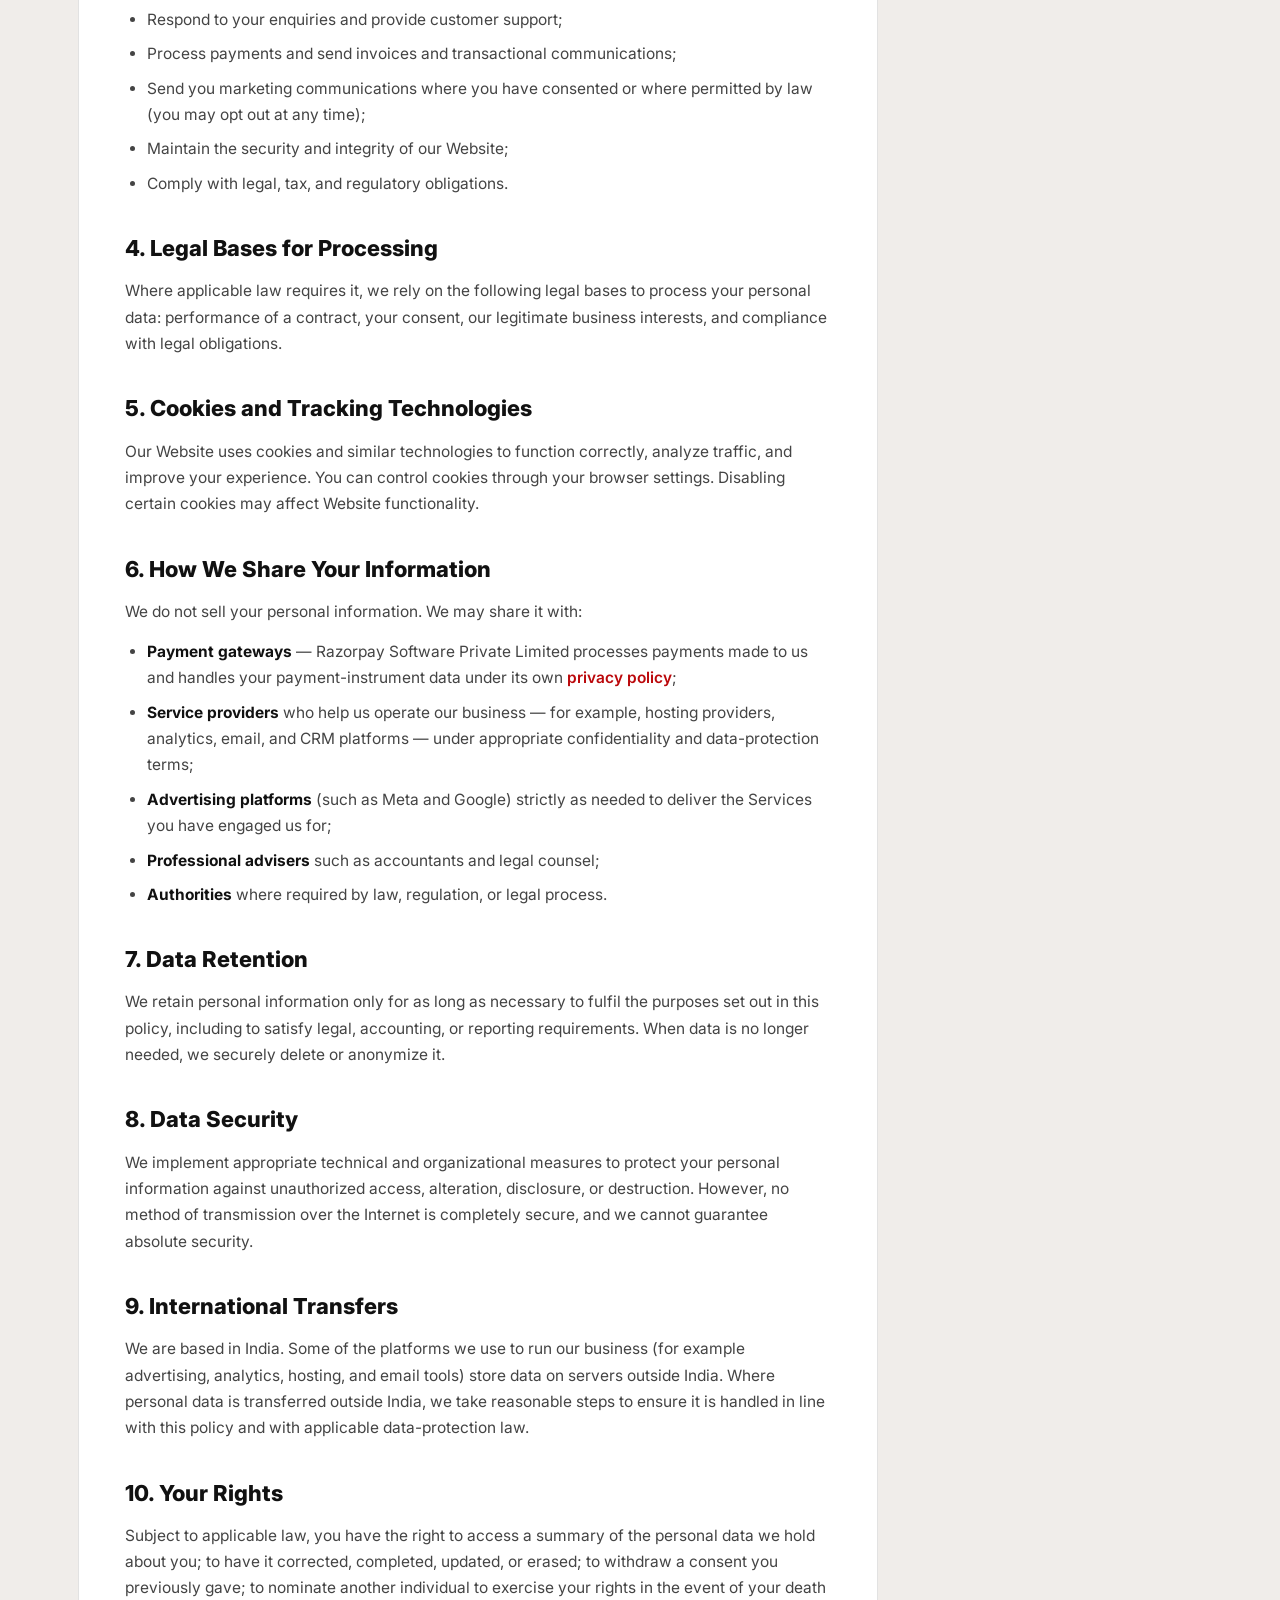
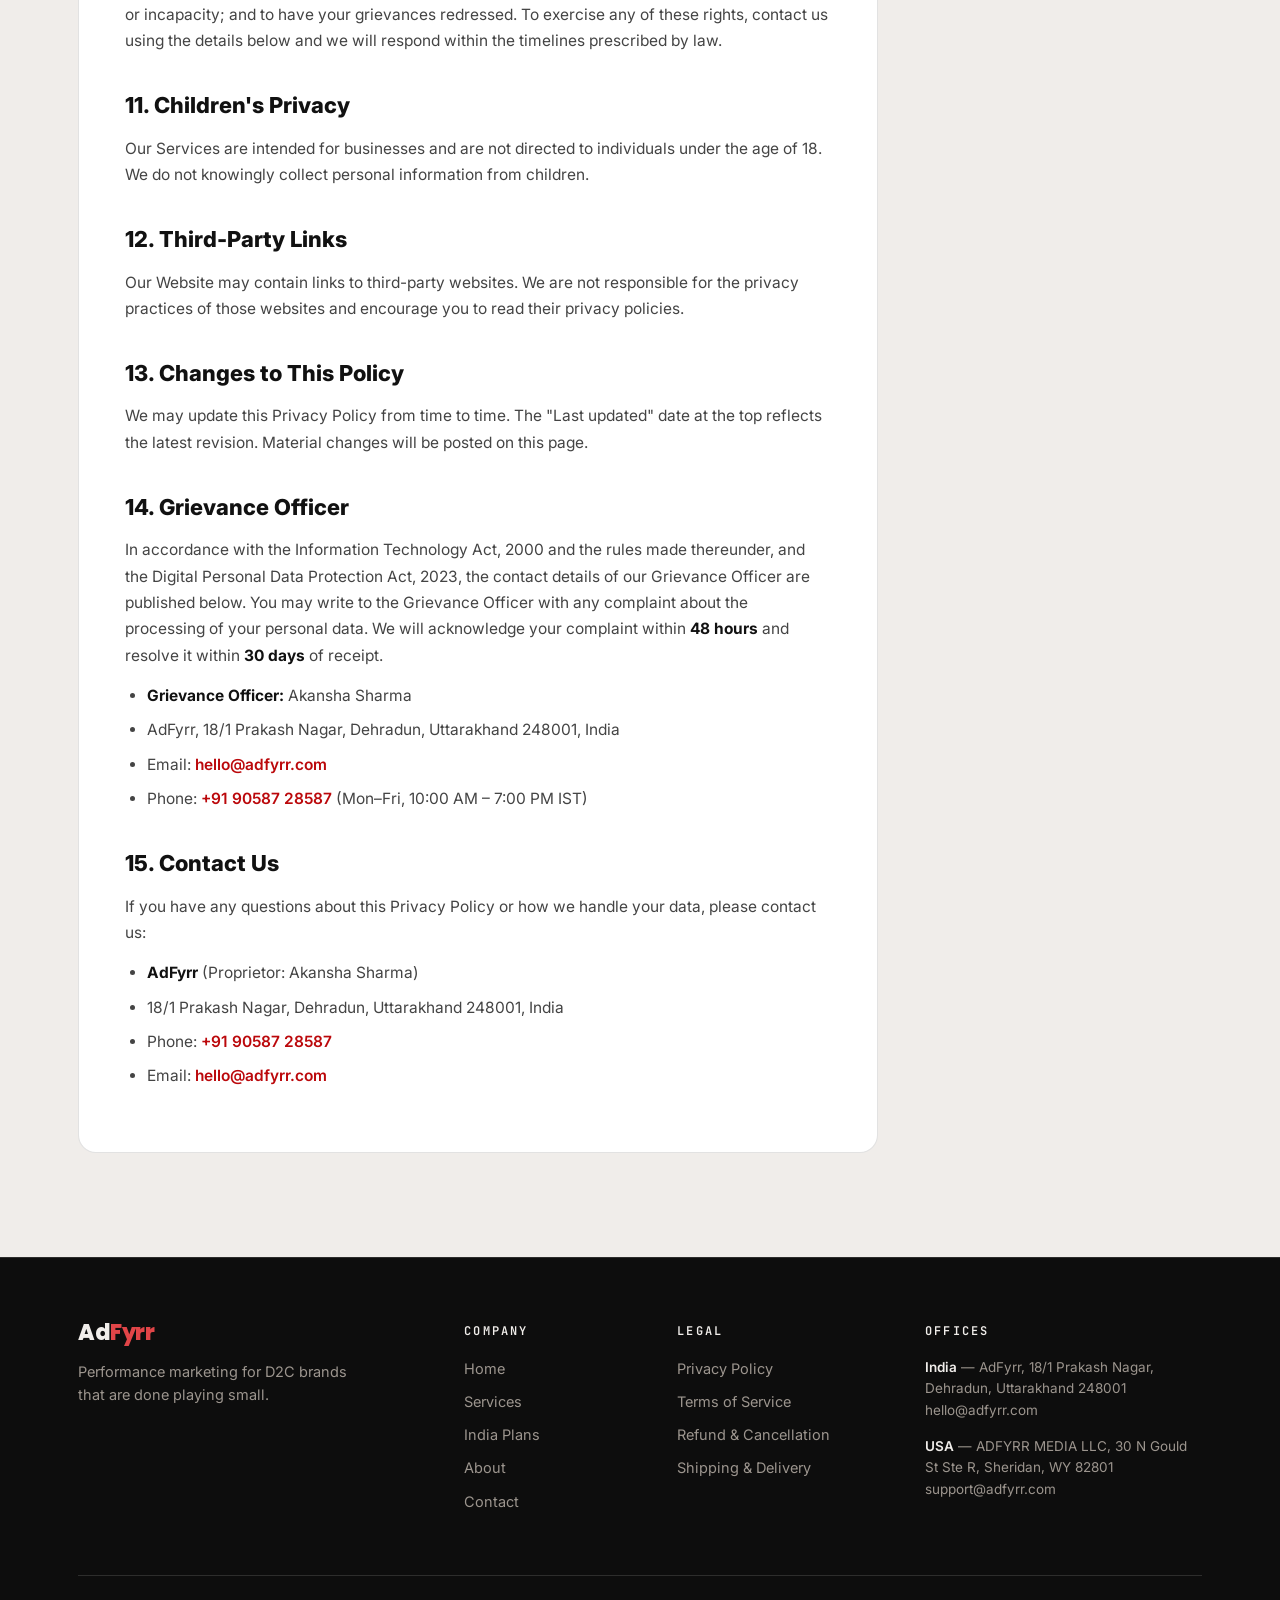
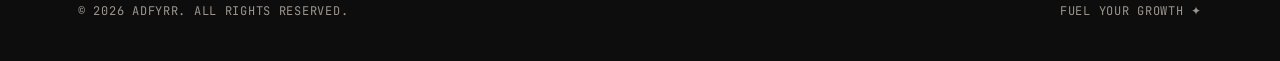
<file: privacy-policy.html>
<!DOCTYPE html>
<html lang="en">
<head>
<meta charset="UTF-8" />
<meta name="viewport" content="width=device-width, initial-scale=1.0" />
<title>Privacy Policy | AdFyrr</title>
<meta name="description" content="AdFyrr's Privacy Policy — how we collect, use, store, and protect your personal information." />
<meta name="robots" content="index, follow" />
<link rel="canonical" href="https://adfyrr.com/privacy-policy.html" />
<link rel="preconnect" href="https://fonts.googleapis.com" />
<link rel="preconnect" href="https://fonts.gstatic.com" crossorigin />
<link href="https://fonts.googleapis.com/css2?family=Anton&family=Inter:wght@400;500;600;700;800;900&family=JetBrains+Mono:wght@400;600;700&family=Poppins:wght@700;800&display=swap" rel="stylesheet" />
<link rel="stylesheet" href="css/v2.css" />
<link rel="icon" href="assets/favicon.svg" type="image/svg+xml" />
</head>
<body>

<!-- NAV -->
<nav class="sitenav">
  <div class="wrap nav-in">
    <a class="logo" href="index.html"><span class="word">Ad<b>Fyrr</b></span></a>
    <div class="nav-links">
      <a href="index.html">Home</a>
      <a href="services.html">Services</a>
      <a href="india.html">India Plans</a>
      <a href="about.html">About</a>
      <a href="contact.html">Contact</a>
    </div>
    <a class="btn btn-red nav-cta" href="contact.html">Book a Fuel Call <svg viewBox="0 0 24 24" fill="none" stroke="currentColor" stroke-width="2.4" stroke-linecap="round" stroke-linejoin="round"><path d="M5 12h14M13 6l6 6-6 6"/></svg></a>
  </div>
</nav>

<!-- PAGE HERO -->
<section class="page-hero">
  <div class="wrap">
    <div class="crumbs"><a href="index.html">Home</a> / <span>Privacy Policy</span></div>
    <h1>Privacy Policy</h1>
    <p class="lead">How AdFyrr collects, uses, and protects your information.</p>
  </div>
</section>

<!-- CONTENT -->
<section class="sec">
  <div class="wrap">
    <article class="legal">
      <p class="updated">Last updated: 29 July 2026</p>

      <p>AdFyrr ("AdFyrr", "we", "us", or "our") respects your privacy and is committed to protecting your personal data. This Privacy Policy explains how we collect, use, disclose, and safeguard your information when you visit <a href="https://adfyrr.com">adfyrr.com</a> (the "Website") or engage our marketing services (the "Services"). Please read this policy carefully.</p>

      <h2>1. Who We Are</h2>
      <p>AdFyrr is a performance marketing agency operated as a sole proprietorship by <strong>Akansha Sharma</strong>, with its registered place of business at 18/1 Prakash Nagar, Dehradun, Uttarakhand 248001, India. For the purposes of applicable data-protection law — including the Digital Personal Data Protection Act, 2023 ("DPDP Act") and the Information Technology Act, 2000 together with the Information Technology (Reasonable Security Practices and Procedures and Sensitive Personal Data or Information) Rules, 2011 — AdFyrr is the data fiduciary / data controller of the personal information described in this policy. Our contact details are provided in the "Contact Us" section below.</p>

      <h2>2. Information We Collect</h2>
      <p>We may collect and process the following categories of information:</p>
      <ul>
        <li><strong>Information you provide:</strong> name, email address, phone number, company name, billing details, and any message you submit through our contact forms or during the course of an engagement.</li>
        <li><strong>Transaction information:</strong> records of the Services you have purchased, invoices, and payment confirmations. Card, UPI, netbanking and other payment details are collected and processed directly by our PCI-DSS compliant payment gateway partner, <strong>Razorpay Software Private Limited</strong> — AdFyrr does not receive, see, or store your full card number, CVV, UPI PIN, or netbanking credentials on its servers.</li>
        <li><strong>Technical information:</strong> IP address, browser type, device information, operating system, and pages visited, collected automatically through cookies and similar technologies.</li>
        <li><strong>Usage information:</strong> how you interact with our Website, including referring pages and time spent on pages.</li>
      </ul>

      <h2>3. How We Use Your Information</h2>
      <p>We use your information to:</p>
      <ul>
        <li>Provide, operate, and improve our Services;</li>
        <li>Respond to your enquiries and provide customer support;</li>
        <li>Process payments and send invoices and transactional communications;</li>
        <li>Send you marketing communications where you have consented or where permitted by law (you may opt out at any time);</li>
        <li>Maintain the security and integrity of our Website;</li>
        <li>Comply with legal, tax, and regulatory obligations.</li>
      </ul>

      <h2>4. Legal Bases for Processing</h2>
      <p>Where applicable law requires it, we rely on the following legal bases to process your personal data: performance of a contract, your consent, our legitimate business interests, and compliance with legal obligations.</p>

      <h2>5. Cookies and Tracking Technologies</h2>
      <p>Our Website uses cookies and similar technologies to function correctly, analyze traffic, and improve your experience. You can control cookies through your browser settings. Disabling certain cookies may affect Website functionality.</p>

      <h2>6. How We Share Your Information</h2>
      <p>We do not sell your personal information. We may share it with:</p>
      <ul>
        <li><strong>Payment gateways</strong> — Razorpay Software Private Limited processes payments made to us and handles your payment-instrument data under its own <a href="https://razorpay.com/privacy/" target="_blank" rel="noopener">privacy policy</a>;</li>
        <li><strong>Service providers</strong> who help us operate our business — for example, hosting providers, analytics, email, and CRM platforms — under appropriate confidentiality and data-protection terms;</li>
        <li><strong>Advertising platforms</strong> (such as Meta and Google) strictly as needed to deliver the Services you have engaged us for;</li>
        <li><strong>Professional advisers</strong> such as accountants and legal counsel;</li>
        <li><strong>Authorities</strong> where required by law, regulation, or legal process.</li>
      </ul>

      <h2>7. Data Retention</h2>
      <p>We retain personal information only for as long as necessary to fulfil the purposes set out in this policy, including to satisfy legal, accounting, or reporting requirements. When data is no longer needed, we securely delete or anonymize it.</p>

      <h2>8. Data Security</h2>
      <p>We implement appropriate technical and organizational measures to protect your personal information against unauthorized access, alteration, disclosure, or destruction. However, no method of transmission over the Internet is completely secure, and we cannot guarantee absolute security.</p>

      <h2>9. International Transfers</h2>
      <p>We are based in India. Some of the platforms we use to run our business (for example advertising, analytics, hosting, and email tools) store data on servers outside India. Where personal data is transferred outside India, we take reasonable steps to ensure it is handled in line with this policy and with applicable data-protection law.</p>

      <h2>10. Your Rights</h2>
      <p>Subject to applicable law, you have the right to access a summary of the personal data we hold about you; to have it corrected, completed, updated, or erased; to withdraw a consent you previously gave; to nominate another individual to exercise your rights in the event of your death or incapacity; and to have your grievances redressed. To exercise any of these rights, contact us using the details below and we will respond within the timelines prescribed by law.</p>

      <h2>11. Children's Privacy</h2>
      <p>Our Services are intended for businesses and are not directed to individuals under the age of 18. We do not knowingly collect personal information from children.</p>

      <h2>12. Third-Party Links</h2>
      <p>Our Website may contain links to third-party websites. We are not responsible for the privacy practices of those websites and encourage you to read their privacy policies.</p>

      <h2>13. Changes to This Policy</h2>
      <p>We may update this Privacy Policy from time to time. The "Last updated" date at the top reflects the latest revision. Material changes will be posted on this page.</p>

      <h2>14. Grievance Officer</h2>
      <p>In accordance with the Information Technology Act, 2000 and the rules made thereunder, and the Digital Personal Data Protection Act, 2023, the contact details of our Grievance Officer are published below. You may write to the Grievance Officer with any complaint about the processing of your personal data. We will acknowledge your complaint within <strong>48 hours</strong> and resolve it within <strong>30 days</strong> of receipt.</p>
      <ul>
        <li><strong>Grievance Officer:</strong> Akansha Sharma</li>
        <li>AdFyrr, 18/1 Prakash Nagar, Dehradun, Uttarakhand 248001, India</li>
        <li>Email: <a href="mailto:hello@adfyrr.com">hello@adfyrr.com</a></li>
        <li>Phone: <a href="tel:+919058728587">+91 90587 28587</a> (Mon–Fri, 10:00 AM – 7:00 PM IST)</li>
      </ul>

      <h2>15. Contact Us</h2>
      <p>If you have any questions about this Privacy Policy or how we handle your data, please contact us:</p>
      <ul>
        <li><strong>AdFyrr</strong> (Proprietor: Akansha Sharma)</li>
        <li>18/1 Prakash Nagar, Dehradun, Uttarakhand 248001, India</li>
        <li>Phone: <a href="tel:+919058728587">+91 90587 28587</a></li>
        <li>Email: <a href="mailto:hello@adfyrr.com">hello@adfyrr.com</a></li>
      </ul>
    </article>
  </div>
</section>

<!-- FOOTER -->
<footer class="sitefooter">
  <div class="wrap">
    <div class="foot-grid">
      <div>
        <a class="logo" href="index.html"><span class="word" style="font-size:22px;color:#F0EDEA">Ad<b style="color:#E14548">Fyrr</b></span></a>
        <p style="max-width:280px;margin-top:14px">Performance marketing for D2C brands that are done playing small.</p>
      </div>
      <div>
        <h4>Company</h4>
        <a href="index.html">Home</a><a href="services.html">Services</a><a href="india.html">India Plans</a><a href="about.html">About</a><a href="contact.html">Contact</a>
      </div>
      <div>
        <h4>Legal</h4>
        <a href="privacy-policy.html">Privacy Policy</a><a href="terms.html">Terms of Service</a><a href="refund-policy.html">Refund &amp; Cancellation</a><a href="shipping-policy.html">Shipping &amp; Delivery</a>
      </div>
      <div class="foot-offices">
        <h4>Offices</h4>
        <p><b>India</b> — AdFyrr, 18/1 Prakash Nagar, Dehradun, Uttarakhand 248001<br/><a href="mailto:hello@adfyrr.com">hello@adfyrr.com</a></p>
        <p><b>USA</b> — ADFYRR MEDIA LLC, 30 N Gould St Ste R, Sheridan, WY 82801<br/><a href="mailto:support@adfyrr.com">support@adfyrr.com</a></p>
      </div>
    </div>
    <div class="foot-bottom">
      <span>© <span data-year>2026</span> ADFYRR. ALL RIGHTS RESERVED.</span>
      <span>FUEL YOUR GROWTH ✦</span>
    </div>
  </div>
</footer>

<script src="js/v2.js"></script>
</body>
</html>
</file>
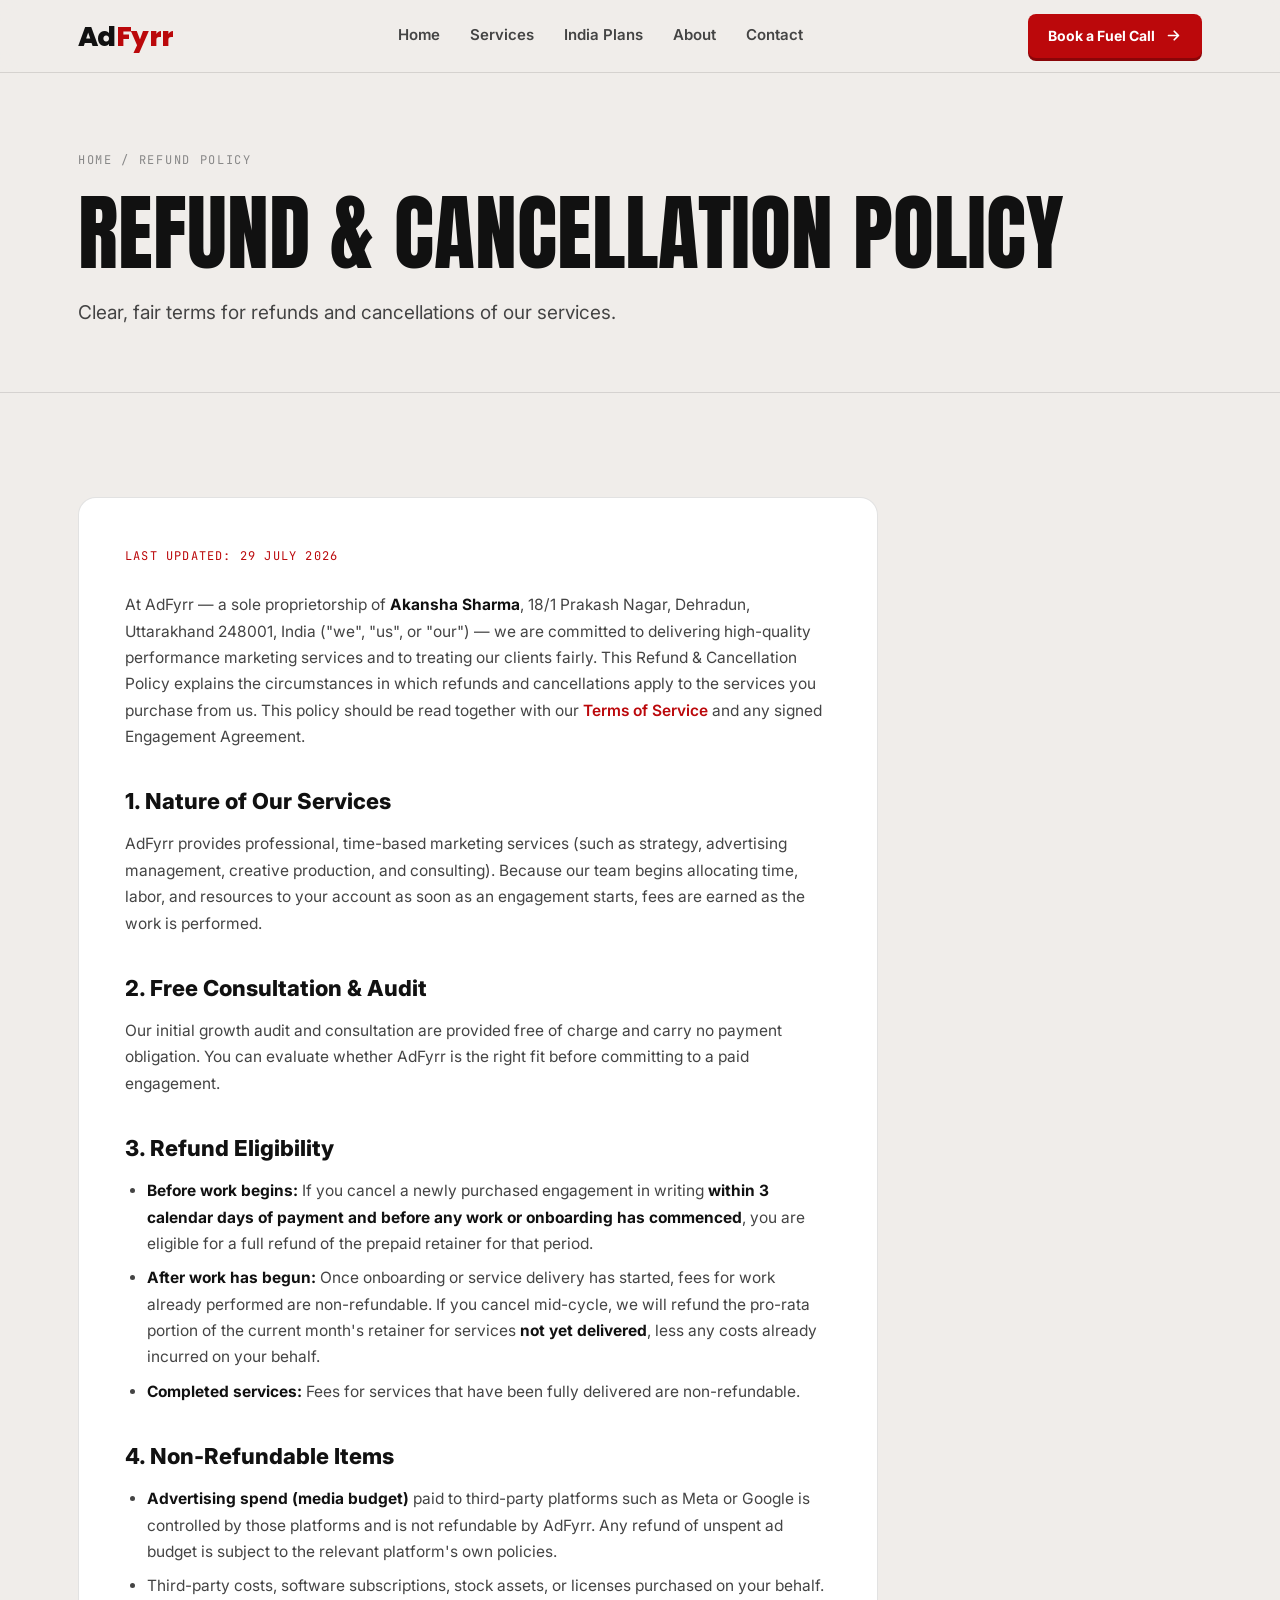
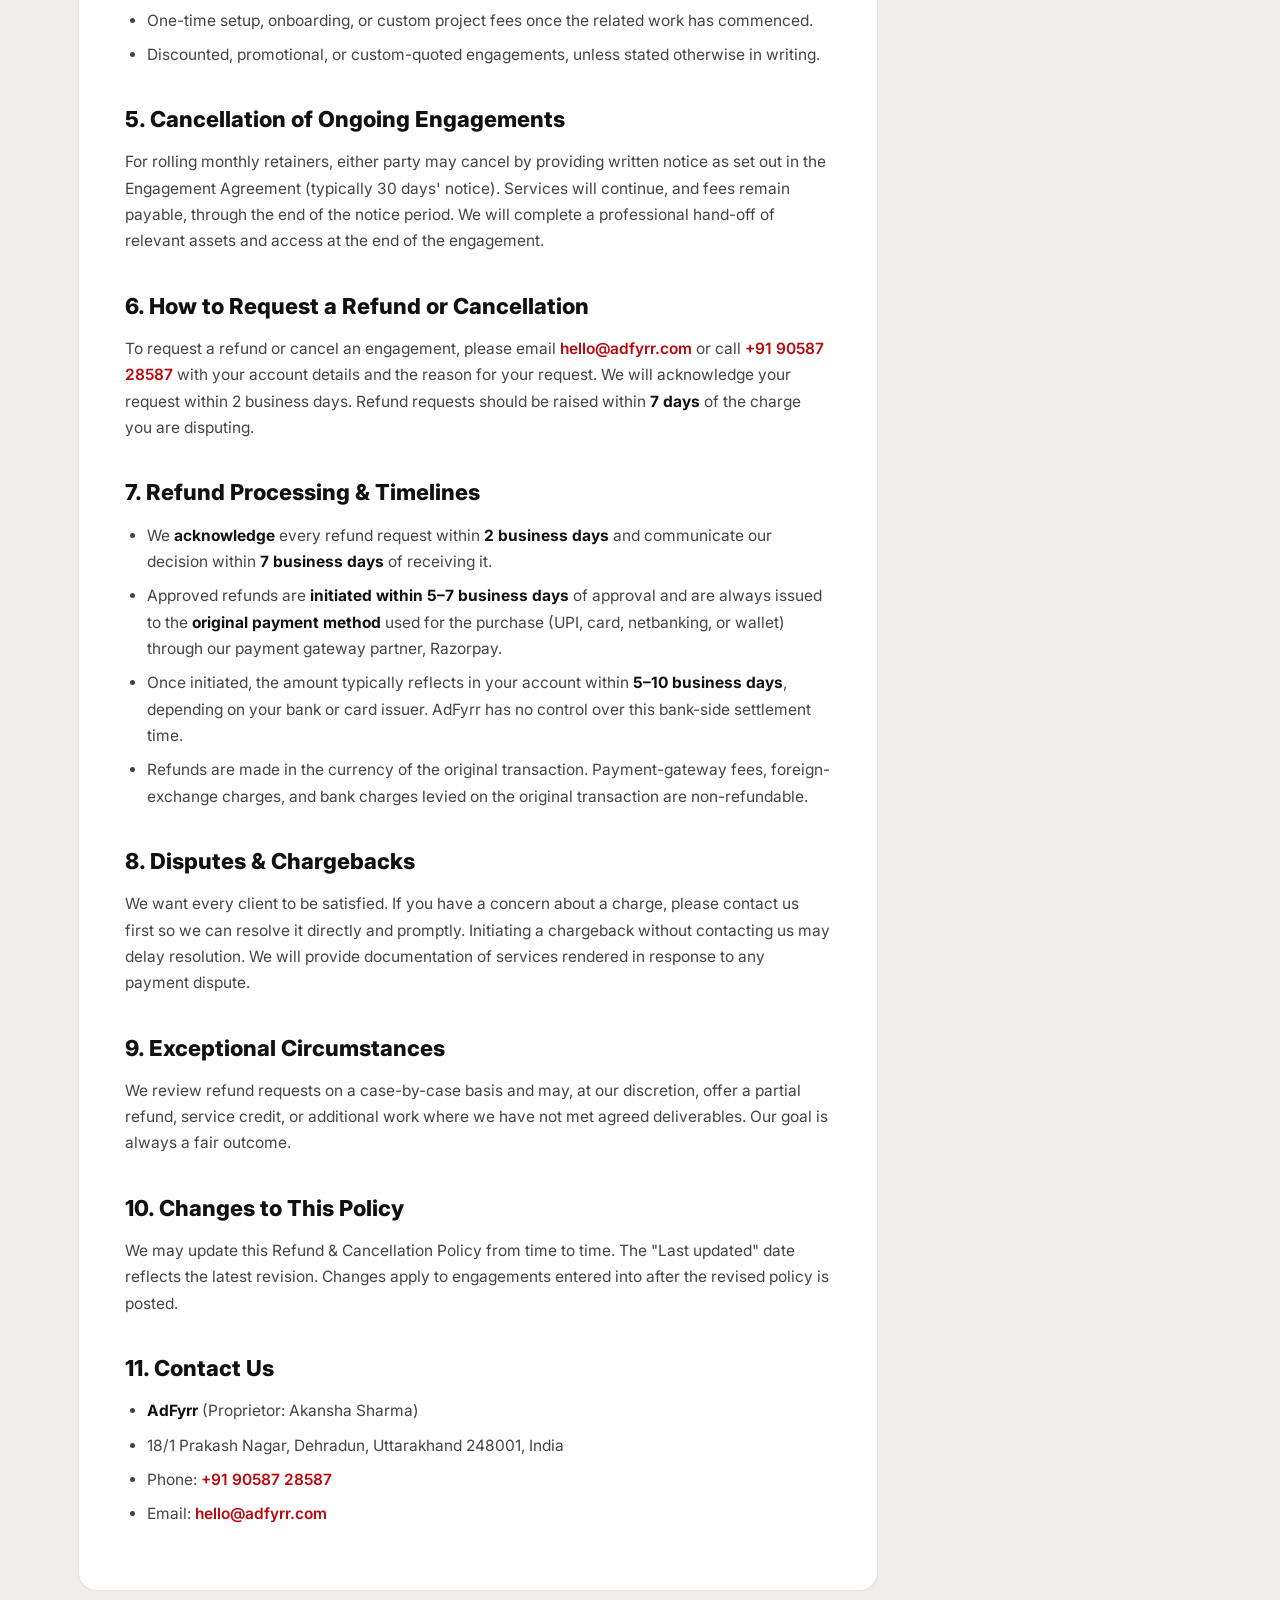
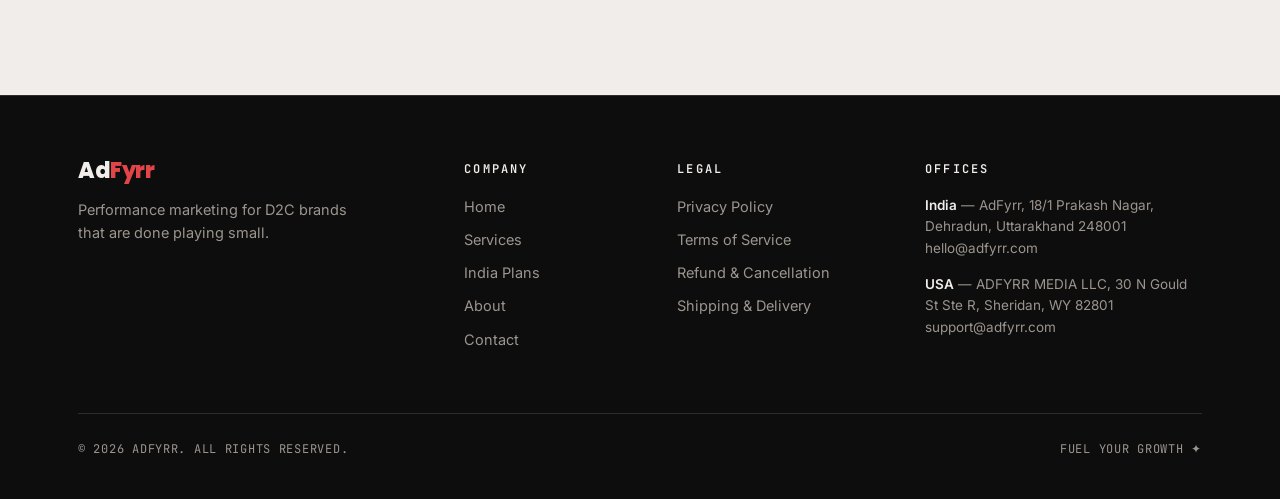
<file: refund-policy.html>
<!DOCTYPE html>
<html lang="en">
<head>
<meta charset="UTF-8" />
<meta name="viewport" content="width=device-width, initial-scale=1.0" />
<title>Refund &amp; Cancellation Policy | AdFyrr</title>
<meta name="description" content="AdFyrr's Refund and Cancellation Policy for marketing services — eligibility, process, and timelines." />
<meta name="robots" content="index, follow" />
<link rel="canonical" href="https://adfyrr.com/refund-policy.html" />
<link rel="preconnect" href="https://fonts.googleapis.com" />
<link rel="preconnect" href="https://fonts.gstatic.com" crossorigin />
<link href="https://fonts.googleapis.com/css2?family=Anton&family=Inter:wght@400;500;600;700;800;900&family=JetBrains+Mono:wght@400;600;700&family=Poppins:wght@700;800&display=swap" rel="stylesheet" />
<link rel="stylesheet" href="css/v2.css" />
<link rel="icon" href="assets/favicon.svg" type="image/svg+xml" />
</head>
<body>

<!-- NAV -->
<nav class="sitenav">
  <div class="wrap nav-in">
    <a class="logo" href="index.html"><span class="word">Ad<b>Fyrr</b></span></a>
    <div class="nav-links">
      <a href="index.html">Home</a>
      <a href="services.html">Services</a>
      <a href="india.html">India Plans</a>
      <a href="about.html">About</a>
      <a href="contact.html">Contact</a>
    </div>
    <a class="btn btn-red nav-cta" href="contact.html">Book a Fuel Call <svg viewBox="0 0 24 24" fill="none" stroke="currentColor" stroke-width="2.4" stroke-linecap="round" stroke-linejoin="round"><path d="M5 12h14M13 6l6 6-6 6"/></svg></a>
  </div>
</nav>

<!-- PAGE HERO -->
<section class="page-hero">
  <div class="wrap">
    <div class="crumbs"><a href="index.html">Home</a> / <span>Refund Policy</span></div>
    <h1>Refund &amp; Cancellation Policy</h1>
    <p class="lead">Clear, fair terms for refunds and cancellations of our services.</p>
  </div>
</section>

<!-- CONTENT -->
<section class="sec">
  <div class="wrap">
    <article class="legal">
      <p class="updated">Last updated: 29 July 2026</p>

      <p>At AdFyrr — a sole proprietorship of <strong>Akansha Sharma</strong>, 18/1 Prakash Nagar, Dehradun, Uttarakhand 248001, India ("we", "us", or "our") — we are committed to delivering high-quality performance marketing services and to treating our clients fairly. This Refund &amp; Cancellation Policy explains the circumstances in which refunds and cancellations apply to the services you purchase from us. This policy should be read together with our <a href="terms.html">Terms of Service</a> and any signed Engagement Agreement.</p>

      <h2>1. Nature of Our Services</h2>
      <p>AdFyrr provides professional, time-based marketing services (such as strategy, advertising management, creative production, and consulting). Because our team begins allocating time, labor, and resources to your account as soon as an engagement starts, fees are earned as the work is performed.</p>

      <h2>2. Free Consultation &amp; Audit</h2>
      <p>Our initial growth audit and consultation are provided free of charge and carry no payment obligation. You can evaluate whether AdFyrr is the right fit before committing to a paid engagement.</p>

      <h2>3. Refund Eligibility</h2>
      <ul>
        <li><strong>Before work begins:</strong> If you cancel a newly purchased engagement in writing <strong>within 3 calendar days of payment and before any work or onboarding has commenced</strong>, you are eligible for a full refund of the prepaid retainer for that period.</li>
        <li><strong>After work has begun:</strong> Once onboarding or service delivery has started, fees for work already performed are non-refundable. If you cancel mid-cycle, we will refund the pro-rata portion of the current month's retainer for services <strong>not yet delivered</strong>, less any costs already incurred on your behalf.</li>
        <li><strong>Completed services:</strong> Fees for services that have been fully delivered are non-refundable.</li>
      </ul>

      <h2>4. Non-Refundable Items</h2>
      <ul>
        <li><strong>Advertising spend (media budget)</strong> paid to third-party platforms such as Meta or Google is controlled by those platforms and is not refundable by AdFyrr. Any refund of unspent ad budget is subject to the relevant platform's own policies.</li>
        <li>Third-party costs, software subscriptions, stock assets, or licenses purchased on your behalf.</li>
        <li>One-time setup, onboarding, or custom project fees once the related work has commenced.</li>
        <li>Discounted, promotional, or custom-quoted engagements, unless stated otherwise in writing.</li>
      </ul>

      <h2>5. Cancellation of Ongoing Engagements</h2>
      <p>For rolling monthly retainers, either party may cancel by providing written notice as set out in the Engagement Agreement (typically 30 days' notice). Services will continue, and fees remain payable, through the end of the notice period. We will complete a professional hand-off of relevant assets and access at the end of the engagement.</p>

      <h2>6. How to Request a Refund or Cancellation</h2>
      <p>To request a refund or cancel an engagement, please email <a href="mailto:hello@adfyrr.com">hello@adfyrr.com</a> or call <a href="tel:+919058728587">+91 90587 28587</a> with your account details and the reason for your request. We will acknowledge your request within 2 business days. Refund requests should be raised within <strong>7 days</strong> of the charge you are disputing.</p>

      <h2>7. Refund Processing &amp; Timelines</h2>
      <ul>
        <li>We <strong>acknowledge</strong> every refund request within <strong>2 business days</strong> and communicate our decision within <strong>7 business days</strong> of receiving it.</li>
        <li>Approved refunds are <strong>initiated within 5–7 business days</strong> of approval and are always issued to the <strong>original payment method</strong> used for the purchase (UPI, card, netbanking, or wallet) through our payment gateway partner, Razorpay.</li>
        <li>Once initiated, the amount typically reflects in your account within <strong>5–10 business days</strong>, depending on your bank or card issuer. AdFyrr has no control over this bank-side settlement time.</li>
        <li>Refunds are made in the currency of the original transaction. Payment-gateway fees, foreign-exchange charges, and bank charges levied on the original transaction are non-refundable.</li>
      </ul>

      <h2>8. Disputes &amp; Chargebacks</h2>
      <p>We want every client to be satisfied. If you have a concern about a charge, please contact us first so we can resolve it directly and promptly. Initiating a chargeback without contacting us may delay resolution. We will provide documentation of services rendered in response to any payment dispute.</p>

      <h2>9. Exceptional Circumstances</h2>
      <p>We review refund requests on a case-by-case basis and may, at our discretion, offer a partial refund, service credit, or additional work where we have not met agreed deliverables. Our goal is always a fair outcome.</p>

      <h2>10. Changes to This Policy</h2>
      <p>We may update this Refund &amp; Cancellation Policy from time to time. The "Last updated" date reflects the latest revision. Changes apply to engagements entered into after the revised policy is posted.</p>

      <h2>11. Contact Us</h2>
      <ul>
        <li><strong>AdFyrr</strong> (Proprietor: Akansha Sharma)</li>
        <li>18/1 Prakash Nagar, Dehradun, Uttarakhand 248001, India</li>
        <li>Phone: <a href="tel:+919058728587">+91 90587 28587</a></li>
        <li>Email: <a href="mailto:hello@adfyrr.com">hello@adfyrr.com</a></li>
      </ul>
    </article>
  </div>
</section>

<!-- FOOTER -->
<footer class="sitefooter">
  <div class="wrap">
    <div class="foot-grid">
      <div>
        <a class="logo" href="index.html"><span class="word" style="font-size:22px;color:#F0EDEA">Ad<b style="color:#E14548">Fyrr</b></span></a>
        <p style="max-width:280px;margin-top:14px">Performance marketing for D2C brands that are done playing small.</p>
      </div>
      <div>
        <h4>Company</h4>
        <a href="index.html">Home</a><a href="services.html">Services</a><a href="india.html">India Plans</a><a href="about.html">About</a><a href="contact.html">Contact</a>
      </div>
      <div>
        <h4>Legal</h4>
        <a href="privacy-policy.html">Privacy Policy</a><a href="terms.html">Terms of Service</a><a href="refund-policy.html">Refund &amp; Cancellation</a><a href="shipping-policy.html">Shipping &amp; Delivery</a>
      </div>
      <div class="foot-offices">
        <h4>Offices</h4>
        <p><b>India</b> — AdFyrr, 18/1 Prakash Nagar, Dehradun, Uttarakhand 248001<br/><a href="mailto:hello@adfyrr.com">hello@adfyrr.com</a></p>
        <p><b>USA</b> — ADFYRR MEDIA LLC, 30 N Gould St Ste R, Sheridan, WY 82801<br/><a href="mailto:support@adfyrr.com">support@adfyrr.com</a></p>
      </div>
    </div>
    <div class="foot-bottom">
      <span>© <span data-year>2026</span> ADFYRR. ALL RIGHTS RESERVED.</span>
      <span>FUEL YOUR GROWTH ✦</span>
    </div>
  </div>
</footer>

<script src="js/v2.js"></script>
</body>
</html>
</file>
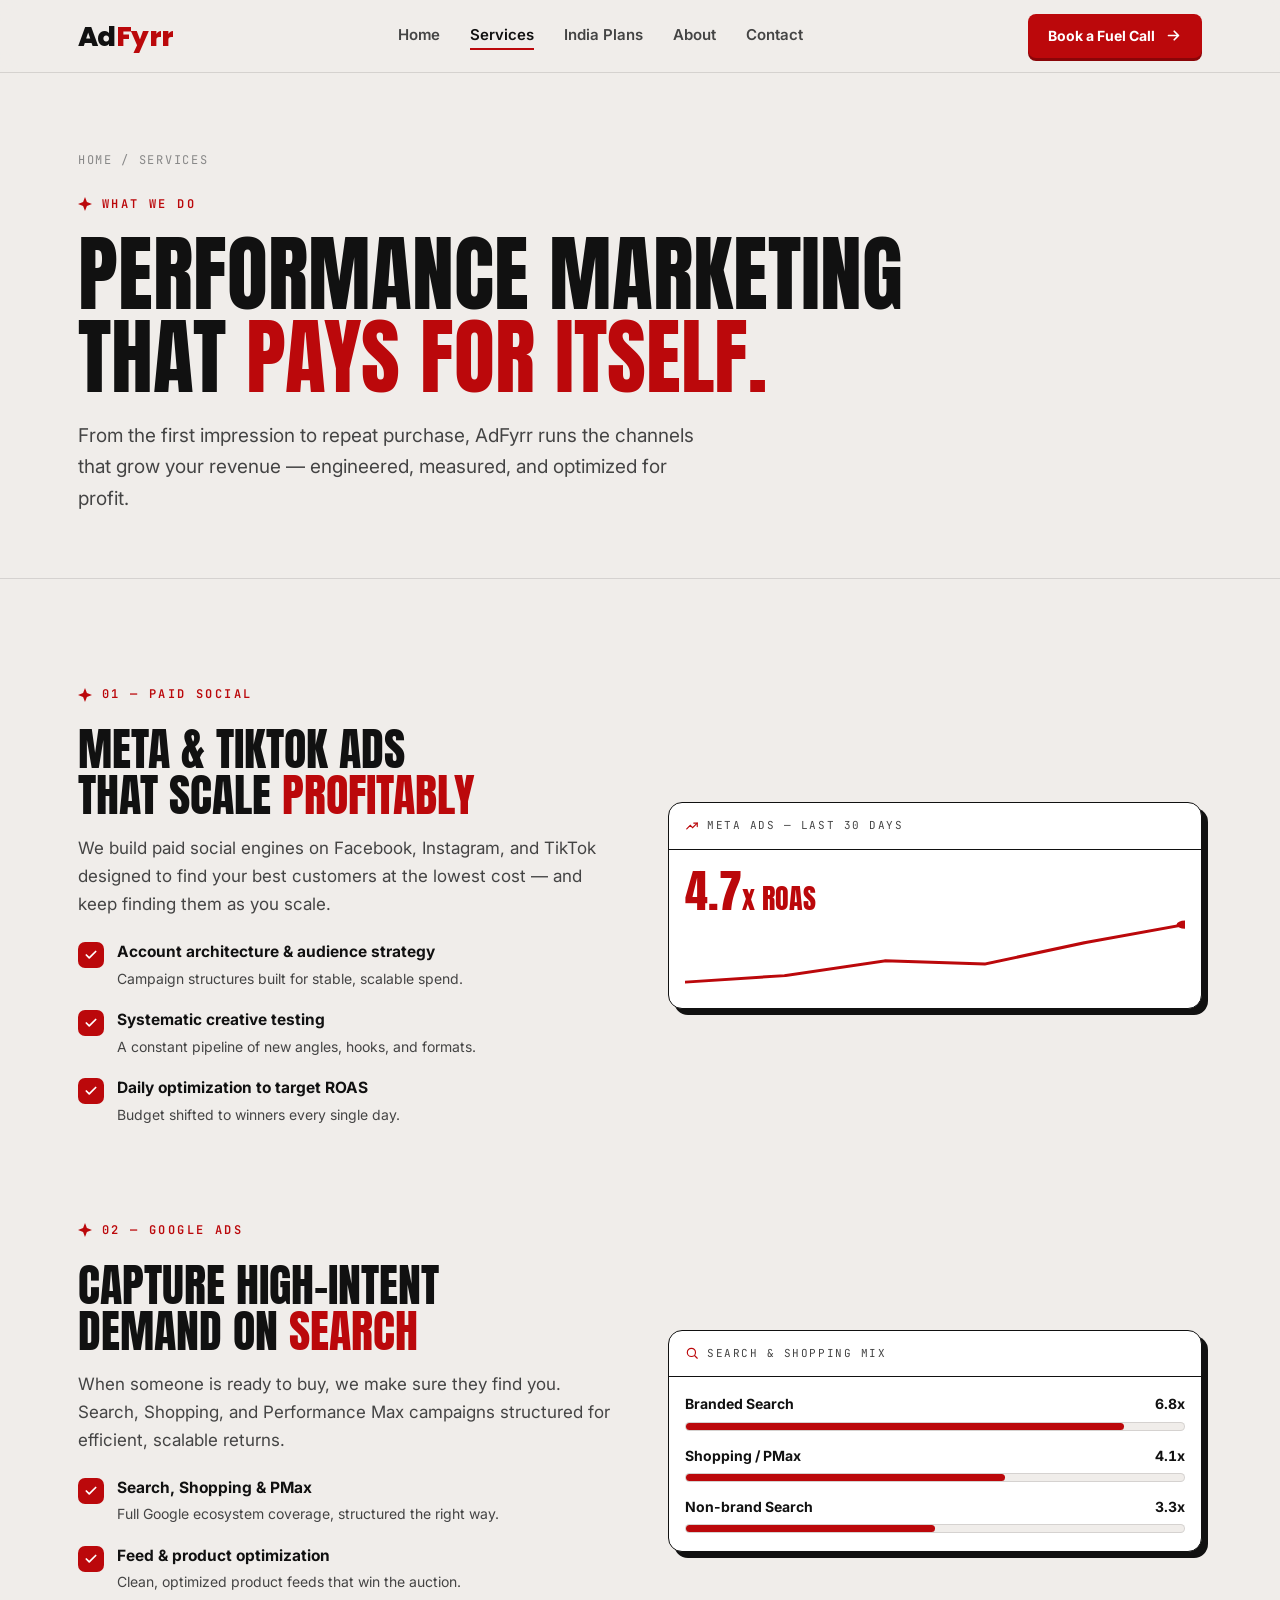
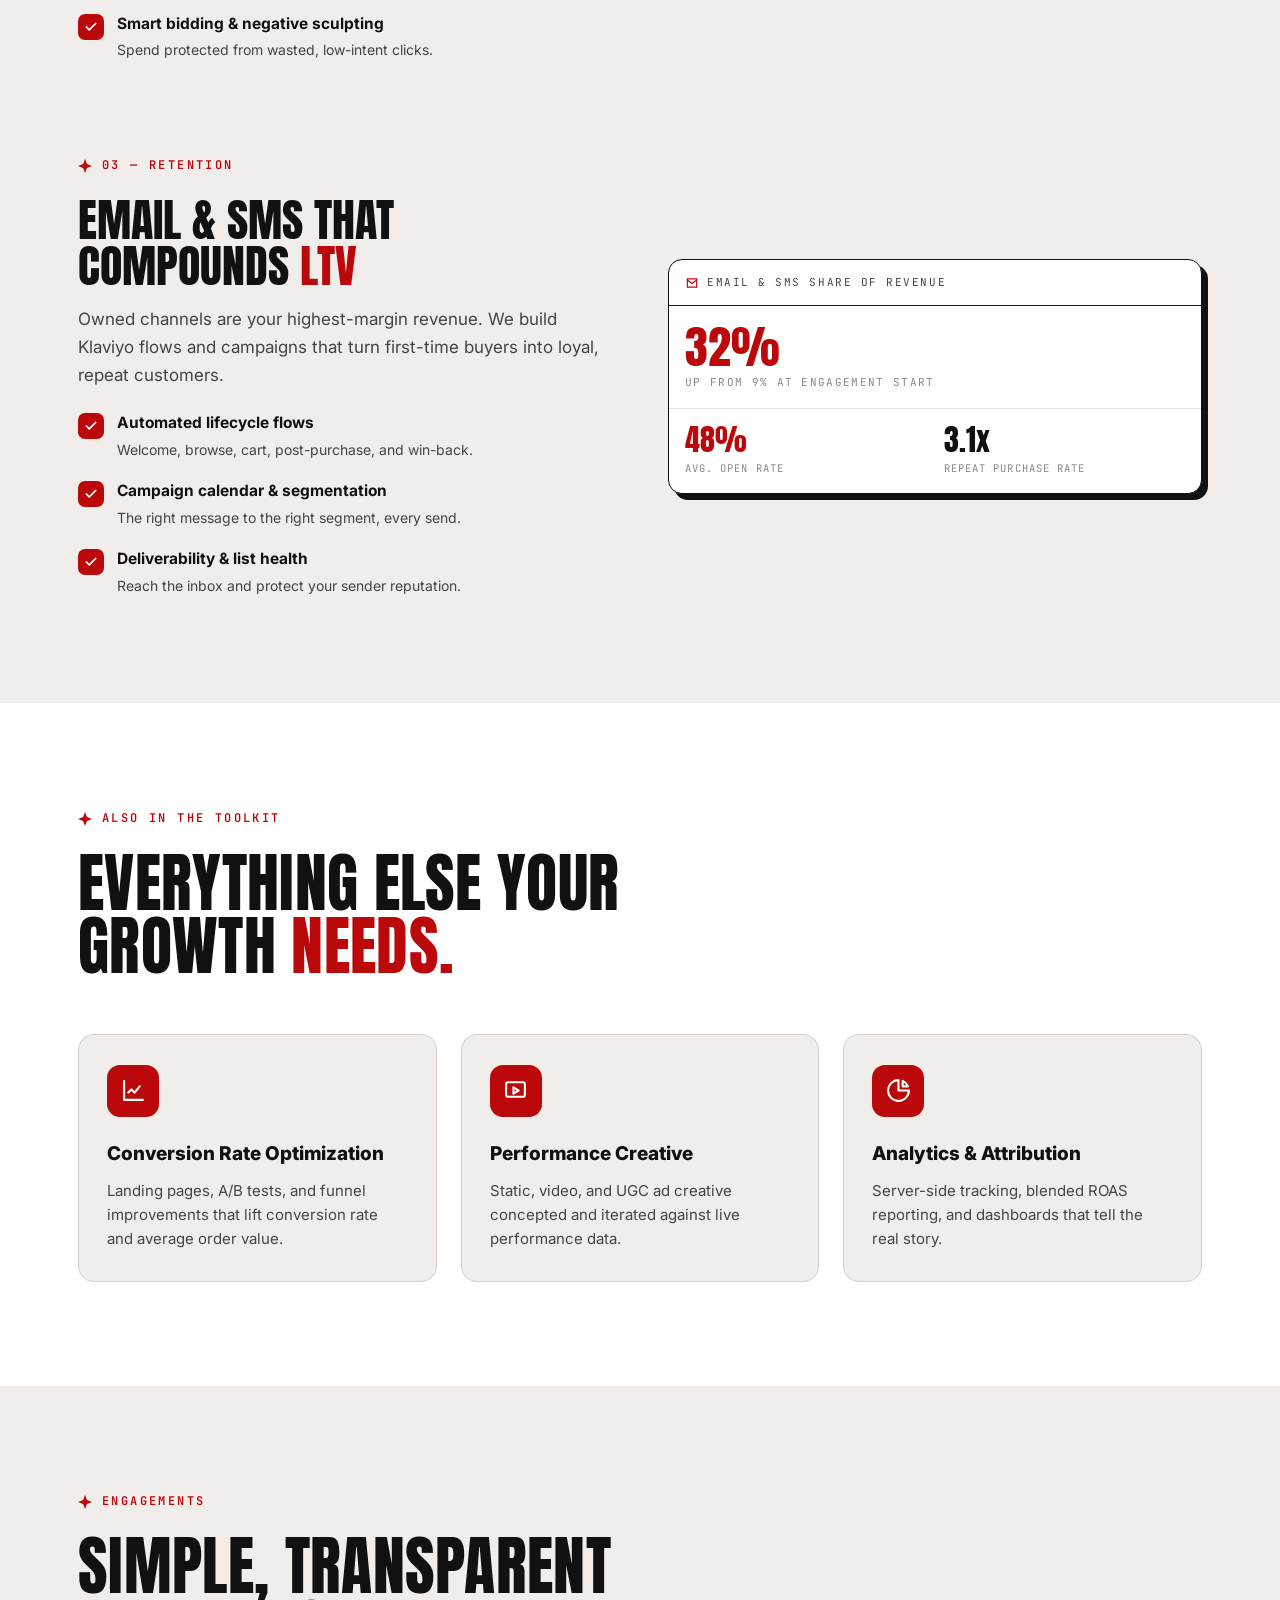
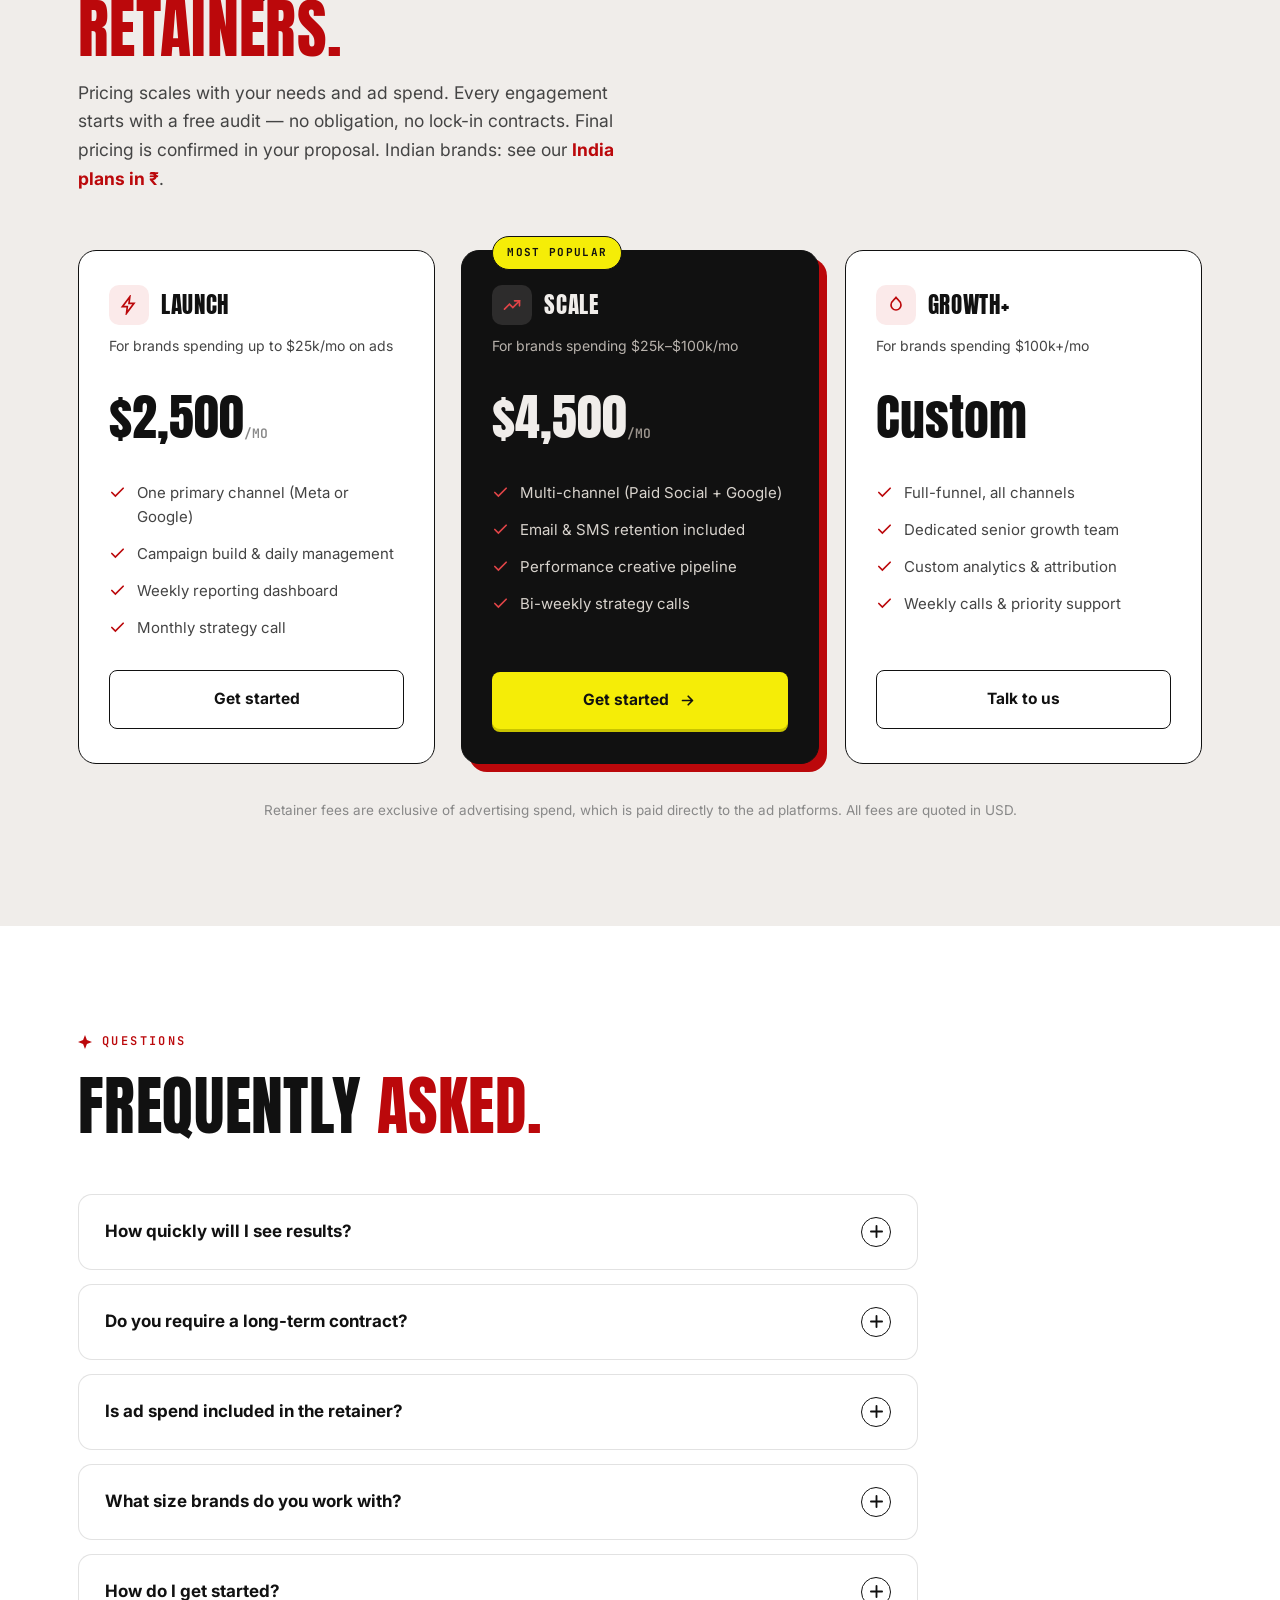
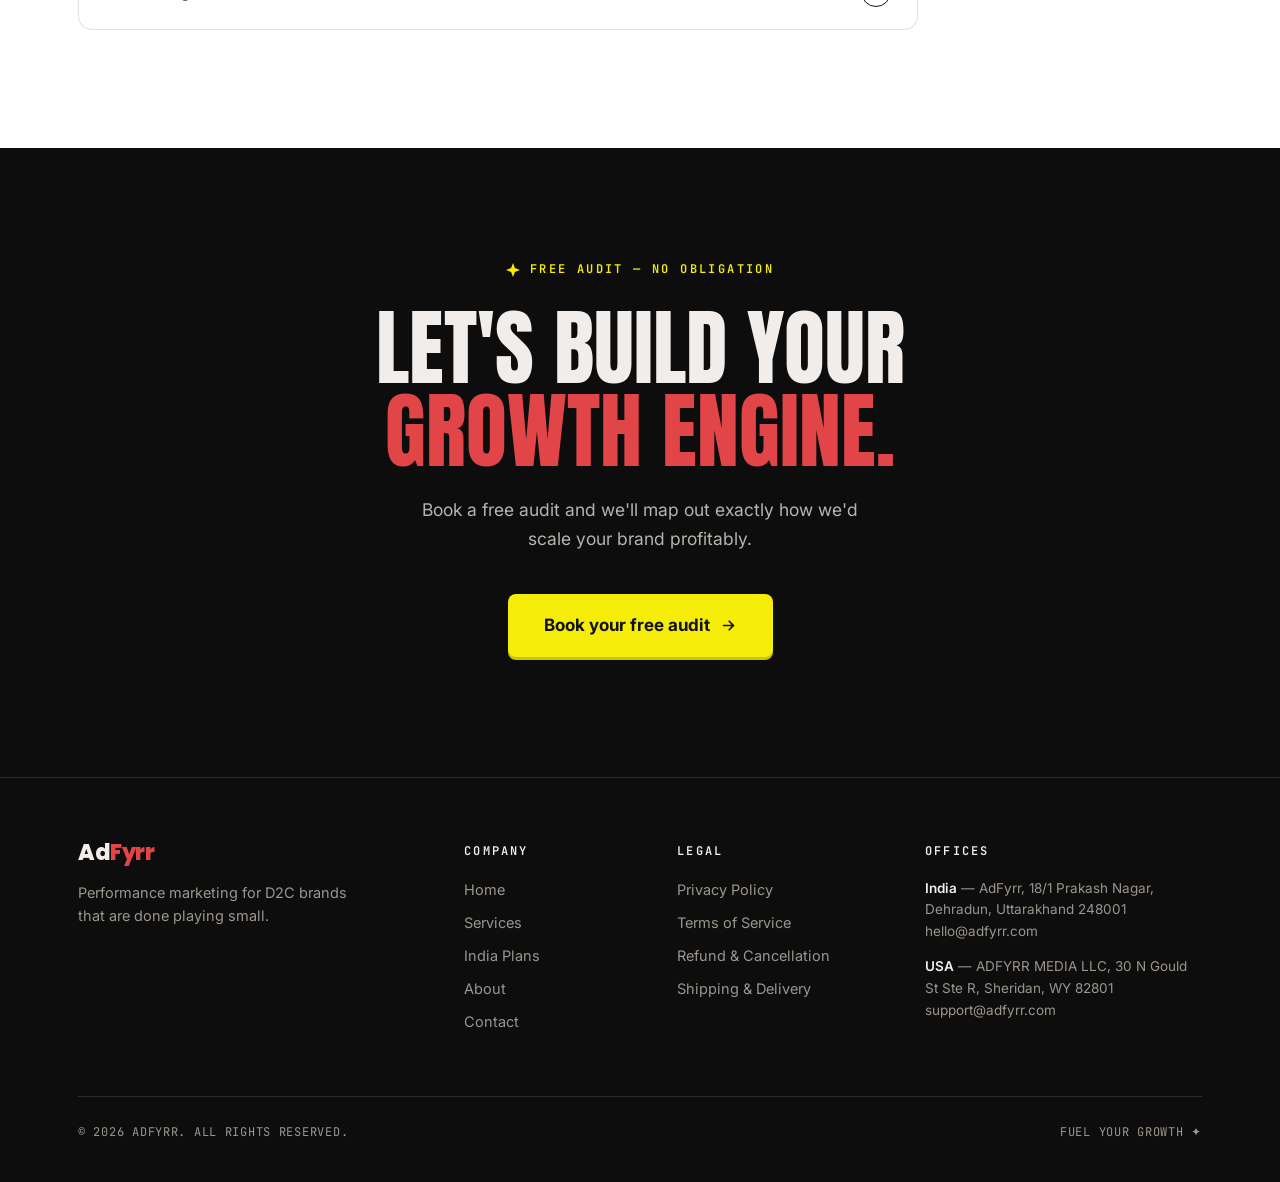
<file: services.html>
<!DOCTYPE html>
<html lang="en">
<head>
<meta charset="UTF-8" />
<meta name="viewport" content="width=device-width, initial-scale=1.0" />
<title>Services — Performance Marketing for Ecommerce | AdFyrr</title>
<meta name="description" content="AdFyrr's performance marketing services: Paid Social (Meta, TikTok), Google Ads, Email & SMS retention with Klaviyo, conversion rate optimization, performance creative, and analytics." />
<link rel="canonical" href="https://adfyrr.com/services.html" />
<link rel="preconnect" href="https://fonts.googleapis.com" />
<link rel="preconnect" href="https://fonts.gstatic.com" crossorigin />
<link href="https://fonts.googleapis.com/css2?family=Anton&family=Inter:wght@400;500;600;700;800;900&family=JetBrains+Mono:wght@400;600;700&family=Poppins:wght@700;800&display=swap" rel="stylesheet" />
<link rel="stylesheet" href="css/v2.css" />
<link rel="icon" href="assets/favicon.svg" type="image/svg+xml" />
</head>
<body>

<!-- NAV -->
<nav class="sitenav">
  <div class="wrap nav-in">
    <a class="logo" href="index.html"><span class="word">Ad<b>Fyrr</b></span></a>
    <div class="nav-links">
      <a href="index.html">Home</a>
      <a href="services.html" class="active">Services</a>
      <a href="india.html">India Plans</a>
      <a href="about.html">About</a>
      <a href="contact.html">Contact</a>
    </div>
    <a class="btn btn-red nav-cta" href="contact.html">Book a Fuel Call <svg viewBox="0 0 24 24" fill="none" stroke="currentColor" stroke-width="2.4" stroke-linecap="round" stroke-linejoin="round"><path d="M5 12h14M13 6l6 6-6 6"/></svg></a>
  </div>
</nav>

<!-- PAGE HERO -->
<header class="page-hero">
  <div class="wrap">
    <div class="crumbs"><a href="index.html">Home</a> / <span>Services</span></div>
    <span class="eyebrow"><svg viewBox="0 0 14 14" fill="#BB080B"><path d="M7 0l1.9 5.1L14 7 8.9 8.9 7 14 5.1 8.9 0 7l5.1-1.9z"/></svg> What we do</span>
    <h1>Performance marketing<br>that <span class="em">pays for itself.</span></h1>
    <p class="lead">From the first impression to repeat purchase, AdFyrr runs the channels that grow your revenue — engineered, measured, and optimized for profit.</p>
  </div>
</header>

<!-- SERVICE DETAIL: PAID SOCIAL -->
<section class="sec">
  <div class="wrap">
    <div class="split" style="margin-bottom:90px">
      <div class="rv">
        <span class="eyebrow"><svg viewBox="0 0 14 14" fill="#BB080B"><path d="M7 0l1.9 5.1L14 7 8.9 8.9 7 14 5.1 8.9 0 7l5.1-1.9z"/></svg> 01 — Paid Social</span>
        <h2>Meta &amp; TikTok ads that scale <span class="em">profitably</span></h2>
        <p class="lead">We build paid social engines on Facebook, Instagram, and TikTok designed to find your best customers at the lowest cost — and keep finding them as you scale.</p>
        <ul class="split-list">
          <li><span class="check"><svg viewBox="0 0 24 24" fill="none" stroke-width="3" stroke-linecap="round" stroke-linejoin="round"><path d="M20 6 9 17l-5-5"/></svg></span><div><b>Account architecture &amp; audience strategy</b><span>Campaign structures built for stable, scalable spend.</span></div></li>
          <li><span class="check"><svg viewBox="0 0 24 24" fill="none" stroke-width="3" stroke-linecap="round" stroke-linejoin="round"><path d="M20 6 9 17l-5-5"/></svg></span><div><b>Systematic creative testing</b><span>A constant pipeline of new angles, hooks, and formats.</span></div></li>
          <li><span class="check"><svg viewBox="0 0 24 24" fill="none" stroke-width="3" stroke-linecap="round" stroke-linejoin="round"><path d="M20 6 9 17l-5-5"/></svg></span><div><b>Daily optimization to target ROAS</b><span>Budget shifted to winners every single day.</span></div></li>
        </ul>
      </div>
      <div class="rv rv-d1">
        <div class="vcard">
          <div class="vhead"><svg viewBox="0 0 24 24" fill="none" stroke="#BB080B" stroke-width="2" stroke-linecap="round"><path d="M3 17 9 11l4 4 8-8"/><path d="M15 7h6v6"/></svg> Meta Ads — last 30 days</div>
          <div class="vbig num-mono">4.7<span style="font-size:28px">x ROAS</span></div>
          <svg viewBox="0 0 300 90" preserveAspectRatio="none" style="width:100%;height:90px;padding:0 16px 16px;box-sizing:border-box">
            <path d="M0 78 L60 70 L120 52 L180 56 L240 30 L300 8" fill="none" stroke="#BB080B" stroke-width="3.5" stroke-linecap="round" stroke-linejoin="round"/>
            <circle cx="300" cy="8" r="5" fill="#BB080B"/>
          </svg>
        </div>
      </div>
    </div>

    <!-- SERVICE DETAIL: GOOGLE ADS -->
    <div class="split" style="margin-bottom:90px">
      <div class="rv" style="order:2">
        <div class="vcard">
          <div class="vhead"><svg viewBox="0 0 24 24" fill="none" stroke="#BB080B" stroke-width="2" stroke-linecap="round"><circle cx="11" cy="11" r="7"/><path d="m21 21-4.3-4.3"/></svg> Search &amp; Shopping mix</div>
          <div class="vpad">
            <div class="vbar"><div class="vb-row"><span>Branded Search</span><span class="num-mono">6.8x</span></div><div class="vb-track"><div class="vb-fill" style="width:88%"></div></div></div>
            <div class="vbar"><div class="vb-row"><span>Shopping / PMax</span><span class="num-mono">4.1x</span></div><div class="vb-track"><div class="vb-fill" style="width:64%"></div></div></div>
            <div class="vbar" style="margin-bottom:2px"><div class="vb-row"><span>Non-brand Search</span><span class="num-mono">3.3x</span></div><div class="vb-track"><div class="vb-fill" style="width:50%"></div></div></div>
          </div>
        </div>
      </div>
      <div class="rv" style="order:1">
        <span class="eyebrow"><svg viewBox="0 0 14 14" fill="#BB080B"><path d="M7 0l1.9 5.1L14 7 8.9 8.9 7 14 5.1 8.9 0 7l5.1-1.9z"/></svg> 02 — Google Ads</span>
        <h2>Capture high-intent demand on <span class="em">Search</span></h2>
        <p class="lead">When someone is ready to buy, we make sure they find you. Search, Shopping, and Performance Max campaigns structured for efficient, scalable returns.</p>
        <ul class="split-list">
          <li><span class="check"><svg viewBox="0 0 24 24" fill="none" stroke-width="3" stroke-linecap="round" stroke-linejoin="round"><path d="M20 6 9 17l-5-5"/></svg></span><div><b>Search, Shopping &amp; PMax</b><span>Full Google ecosystem coverage, structured the right way.</span></div></li>
          <li><span class="check"><svg viewBox="0 0 24 24" fill="none" stroke-width="3" stroke-linecap="round" stroke-linejoin="round"><path d="M20 6 9 17l-5-5"/></svg></span><div><b>Feed &amp; product optimization</b><span>Clean, optimized product feeds that win the auction.</span></div></li>
          <li><span class="check"><svg viewBox="0 0 24 24" fill="none" stroke-width="3" stroke-linecap="round" stroke-linejoin="round"><path d="M20 6 9 17l-5-5"/></svg></span><div><b>Smart bidding &amp; negative sculpting</b><span>Spend protected from wasted, low-intent clicks.</span></div></li>
        </ul>
      </div>
    </div>

    <!-- SERVICE DETAIL: RETENTION -->
    <div class="split">
      <div class="rv">
        <span class="eyebrow"><svg viewBox="0 0 14 14" fill="#BB080B"><path d="M7 0l1.9 5.1L14 7 8.9 8.9 7 14 5.1 8.9 0 7l5.1-1.9z"/></svg> 03 — Retention</span>
        <h2>Email &amp; SMS that compounds <span class="em">LTV</span></h2>
        <p class="lead">Owned channels are your highest-margin revenue. We build Klaviyo flows and campaigns that turn first-time buyers into loyal, repeat customers.</p>
        <ul class="split-list">
          <li><span class="check"><svg viewBox="0 0 24 24" fill="none" stroke-width="3" stroke-linecap="round" stroke-linejoin="round"><path d="M20 6 9 17l-5-5"/></svg></span><div><b>Automated lifecycle flows</b><span>Welcome, browse, cart, post-purchase, and win-back.</span></div></li>
          <li><span class="check"><svg viewBox="0 0 24 24" fill="none" stroke-width="3" stroke-linecap="round" stroke-linejoin="round"><path d="M20 6 9 17l-5-5"/></svg></span><div><b>Campaign calendar &amp; segmentation</b><span>The right message to the right segment, every send.</span></div></li>
          <li><span class="check"><svg viewBox="0 0 24 24" fill="none" stroke-width="3" stroke-linecap="round" stroke-linejoin="round"><path d="M20 6 9 17l-5-5"/></svg></span><div><b>Deliverability &amp; list health</b><span>Reach the inbox and protect your sender reputation.</span></div></li>
        </ul>
      </div>
      <div class="rv rv-d1">
        <div class="vcard">
          <div class="vhead"><svg viewBox="0 0 24 24" fill="none" stroke="#BB080B" stroke-width="2" stroke-linecap="round"><path d="M4 5h16v14H4z"/><path d="m4 7 8 6 8-6"/></svg> Email &amp; SMS share of revenue</div>
          <div class="vbig num-mono">32%</div>
          <div class="vlbl">Up from 9% at engagement start</div>
          <div class="vstat-grid" style="border-top:1.5px solid var(--line)">
            <div class="vstat"><div class="n red num-mono">48%</div><div class="t">Avg. open rate</div></div>
            <div class="vstat"><div class="n num-mono">3.1x</div><div class="t">Repeat purchase rate</div></div>
          </div>
        </div>
      </div>
    </div>
  </div>
</section>

<!-- MORE SERVICES -->
<section class="sec sec-white">
  <div class="wrap">
    <div class="sec-head">
      <span class="eyebrow rv"><svg viewBox="0 0 14 14" fill="#BB080B"><path d="M7 0l1.9 5.1L14 7 8.9 8.9 7 14 5.1 8.9 0 7l5.1-1.9z"/></svg> Also in the toolkit</span>
      <h2 class="disp rv rv-d1">Everything else your<br>growth <span class="em">needs.</span></h2>
    </div>
    <div class="svc-grid">
      <div class="svc rv"><div class="ic"><svg viewBox="0 0 24 24" fill="none" stroke="#fff" stroke-width="2" stroke-linecap="round" stroke-linejoin="round"><path d="M3 3v18h18"/><path d="m7 14 3-3 3 3 5-6"/></svg></div><h3>Conversion Rate Optimization</h3><p>Landing pages, A/B tests, and funnel improvements that lift conversion rate and average order value.</p></div>
      <div class="svc rv rv-d1"><div class="ic"><svg viewBox="0 0 24 24" fill="none" stroke="#fff" stroke-width="2" stroke-linecap="round" stroke-linejoin="round"><rect x="3" y="4" width="18" height="14" rx="2"/><path d="m10 9 5 3-5 3V9Z"/></svg></div><h3>Performance Creative</h3><p>Static, video, and UGC ad creative concepted and iterated against live performance data.</p></div>
      <div class="svc rv rv-d2"><div class="ic"><svg viewBox="0 0 24 24" fill="none" stroke="#fff" stroke-width="2" stroke-linecap="round" stroke-linejoin="round"><path d="M12 2a10 10 0 1 0 10 10H12V2z"/><path d="M21.2 8A10 10 0 0 0 16 2.8V8h5.2z"/></svg></div><h3>Analytics &amp; Attribution</h3><p>Server-side tracking, blended ROAS reporting, and dashboards that tell the real story.</p></div>
    </div>
  </div>
</section>

<!-- ENGAGEMENTS (USD) -->
<section class="sec">
  <div class="wrap">
    <div class="sec-head">
      <span class="eyebrow rv"><svg viewBox="0 0 14 14" fill="#BB080B"><path d="M7 0l1.9 5.1L14 7 8.9 8.9 7 14 5.1 8.9 0 7l5.1-1.9z"/></svg> Engagements</span>
      <h2 class="disp rv rv-d1">Simple, transparent <span class="em">retainers.</span></h2>
      <p class="sec-sub rv rv-d2">Pricing scales with your needs and ad spend. Every engagement starts with a free audit — no obligation, no lock-in contracts. Final pricing is confirmed in your proposal. Indian brands: see our <a href="india.html" style="color:var(--red);font-weight:700">India plans in ₹</a>.</p>
    </div>
    <div class="price-grid">
      <div class="plan rv">
        <div class="phead"><span class="pic"><svg viewBox="0 0 24 24" fill="none" stroke="#BB080B" stroke-width="2" stroke-linecap="round"><path d="M13 2 4 14h6l-1 8 9-12h-6l1-8Z"/></svg></span><span class="name">Launch</span></div>
        <p class="psub">For brands spending up to $25k/mo on ads</p>
        <div class="amt num-mono">$2,500<small>/MO</small></div>
        <ul style="margin-top:22px">
          <li><svg viewBox="0 0 24 24" fill="none" stroke="#BB080B" stroke-width="2.4" stroke-linecap="round"><path d="m4 12 5 5L20 6"/></svg>One primary channel (Meta or Google)</li>
          <li><svg viewBox="0 0 24 24" fill="none" stroke="#BB080B" stroke-width="2.4" stroke-linecap="round"><path d="m4 12 5 5L20 6"/></svg>Campaign build &amp; daily management</li>
          <li><svg viewBox="0 0 24 24" fill="none" stroke="#BB080B" stroke-width="2.4" stroke-linecap="round"><path d="m4 12 5 5L20 6"/></svg>Weekly reporting dashboard</li>
          <li><svg viewBox="0 0 24 24" fill="none" stroke="#BB080B" stroke-width="2.4" stroke-linecap="round"><path d="m4 12 5 5L20 6"/></svg>Monthly strategy call</li>
        </ul>
        <a class="btn btn-ink" href="contact.html">Get started</a>
      </div>
      <div class="plan feat rv rv-d1">
        <span class="badge">Most popular</span>
        <div class="phead"><span class="pic"><svg viewBox="0 0 24 24" fill="none" stroke="#E14548" stroke-width="2" stroke-linecap="round"><path d="M3 17 9 11l4 4 8-8"/><path d="M15 7h6v6"/></svg></span><span class="name">Scale</span></div>
        <p class="psub">For brands spending $25k–$100k/mo</p>
        <div class="amt num-mono">$4,500<small>/MO</small></div>
        <ul style="margin-top:22px">
          <li><svg viewBox="0 0 24 24" fill="none" stroke="#E14548" stroke-width="2.4" stroke-linecap="round"><path d="m4 12 5 5L20 6"/></svg>Multi-channel (Paid Social + Google)</li>
          <li><svg viewBox="0 0 24 24" fill="none" stroke="#E14548" stroke-width="2.4" stroke-linecap="round"><path d="m4 12 5 5L20 6"/></svg>Email &amp; SMS retention included</li>
          <li><svg viewBox="0 0 24 24" fill="none" stroke="#E14548" stroke-width="2.4" stroke-linecap="round"><path d="m4 12 5 5L20 6"/></svg>Performance creative pipeline</li>
          <li><svg viewBox="0 0 24 24" fill="none" stroke="#E14548" stroke-width="2.4" stroke-linecap="round"><path d="m4 12 5 5L20 6"/></svg>Bi-weekly strategy calls</li>
        </ul>
        <a class="btn btn-yellow" href="contact.html">Get started <svg viewBox="0 0 24 24" fill="none" stroke="currentColor" stroke-width="2.4" stroke-linecap="round" stroke-linejoin="round"><path d="M5 12h14M13 6l6 6-6 6"/></svg></a>
      </div>
      <div class="plan rv rv-d2">
        <div class="phead"><span class="pic"><svg viewBox="0 0 24 24" fill="none" stroke="#BB080B" stroke-width="2" stroke-linecap="round"><path d="M12 3c2 3 6 4 6 9a6 6 0 0 1-12 0c0-5 4-6 6-9Z"/></svg></span><span class="name">Growth+</span></div>
        <p class="psub">For brands spending $100k+/mo</p>
        <div class="amt num-mono">Custom</div>
        <ul style="margin-top:22px">
          <li><svg viewBox="0 0 24 24" fill="none" stroke="#BB080B" stroke-width="2.4" stroke-linecap="round"><path d="m4 12 5 5L20 6"/></svg>Full-funnel, all channels</li>
          <li><svg viewBox="0 0 24 24" fill="none" stroke="#BB080B" stroke-width="2.4" stroke-linecap="round"><path d="m4 12 5 5L20 6"/></svg>Dedicated senior growth team</li>
          <li><svg viewBox="0 0 24 24" fill="none" stroke="#BB080B" stroke-width="2.4" stroke-linecap="round"><path d="m4 12 5 5L20 6"/></svg>Custom analytics &amp; attribution</li>
          <li><svg viewBox="0 0 24 24" fill="none" stroke="#BB080B" stroke-width="2.4" stroke-linecap="round"><path d="m4 12 5 5L20 6"/></svg>Weekly calls &amp; priority support</li>
        </ul>
        <a class="btn btn-ink" href="contact.html">Talk to us</a>
      </div>
    </div>
    <p class="pricing-note">Retainer fees are exclusive of advertising spend, which is paid directly to the ad platforms. All fees are quoted in USD.</p>
  </div>
</section>

<!-- FAQ -->
<section class="sec sec-white">
  <div class="wrap">
    <div class="sec-head">
      <span class="eyebrow rv"><svg viewBox="0 0 14 14" fill="#BB080B"><path d="M7 0l1.9 5.1L14 7 8.9 8.9 7 14 5.1 8.9 0 7l5.1-1.9z"/></svg> Questions</span>
      <h2 class="disp rv rv-d1">Frequently <span class="em">asked.</span></h2>
    </div>
    <div class="faq-list">
      <details class="rv"><summary>How quickly will I see results? <span class="pm"><svg viewBox="0 0 14 14" fill="none"><path d="M7 1v12M1 7h12" stroke="#111" stroke-width="2" stroke-linecap="round"/></svg></span></summary><div class="ans">Most clients see meaningful improvements within the first 30–60 days as we rebuild tracking, refresh creative, and optimize campaigns. Sustainable, scaled results typically compound over the first 90 days.</div></details>
      <details class="rv"><summary>Do you require a long-term contract? <span class="pm"><svg viewBox="0 0 14 14" fill="none"><path d="M7 1v12M1 7h12" stroke="#111" stroke-width="2" stroke-linecap="round"/></svg></span></summary><div class="ans">No. We work on rolling monthly engagements after an initial onboarding period. We'd rather earn your business every month with results than lock you into paperwork.</div></details>
      <details class="rv"><summary>Is ad spend included in the retainer? <span class="pm"><svg viewBox="0 0 14 14" fill="none"><path d="M7 1v12M1 7h12" stroke="#111" stroke-width="2" stroke-linecap="round"/></svg></span></summary><div class="ans">No. Your advertising budget is paid directly to the platforms (Meta, Google, etc.). Our retainer covers strategy, management, creative, and reporting.</div></details>
      <details class="rv"><summary>What size brands do you work with? <span class="pm"><svg viewBox="0 0 14 14" fill="none"><path d="M7 1v12M1 7h12" stroke="#111" stroke-width="2" stroke-linecap="round"/></svg></span></summary><div class="ans">We primarily partner with ecommerce and DTC brands spending $10k–$500k+ per month on advertising. Book a free audit and we'll tell you honestly whether we're a fit.</div></details>
      <details class="rv"><summary>How do I get started? <span class="pm"><svg viewBox="0 0 14 14" fill="none"><path d="M7 1v12M1 7h12" stroke="#111" stroke-width="2" stroke-linecap="round"/></svg></span></summary><div class="ans">Book a free growth audit through our contact page. We'll review your accounts, share findings, and propose a plan. There's no obligation to continue.</div></details>
    </div>
  </div>
</section>

<!-- FINAL CTA -->
<section class="sec-dark final">
  <div class="wrap">
    <span class="eyebrow rv" style="color:#F5ED07"><svg viewBox="0 0 14 14" fill="#F5ED07"><path d="M7 0l1.9 5.1L14 7 8.9 8.9 7 14 5.1 8.9 0 7l5.1-1.9z"/></svg> Free audit — no obligation</span>
    <h2 class="rv rv-d1">Let's build your<br><span style="color:#E14548">growth engine.</span></h2>
    <p class="sec-sub rv rv-d2" style="max-width:480px">Book a free audit and we'll map out exactly how we'd scale your brand profitably.</p>
    <a class="btn btn-yellow rv rv-d3" style="font-size:17px;padding:18px 36px" href="contact.html">Book your free audit <svg viewBox="0 0 24 24" fill="none" stroke="currentColor" stroke-width="2.4" stroke-linecap="round" stroke-linejoin="round"><path d="M5 12h14M13 6l6 6-6 6"/></svg></a>
  </div>
</section>

<!-- FOOTER -->
<footer class="sitefooter">
  <div class="wrap">
    <div class="foot-grid">
      <div>
        <a class="logo" href="index.html"><span class="word" style="font-size:22px;color:#F0EDEA">Ad<b style="color:#E14548">Fyrr</b></span></a>
        <p style="max-width:280px;margin-top:14px">Performance marketing for D2C brands that are done playing small.</p>
      </div>
      <div>
        <h4>Company</h4>
        <a href="index.html">Home</a><a href="services.html">Services</a><a href="india.html">India Plans</a><a href="about.html">About</a><a href="contact.html">Contact</a>
      </div>
      <div>
        <h4>Legal</h4>
        <a href="privacy-policy.html">Privacy Policy</a><a href="terms.html">Terms of Service</a><a href="refund-policy.html">Refund &amp; Cancellation</a><a href="shipping-policy.html">Shipping &amp; Delivery</a>
      </div>
      <div class="foot-offices">
        <h4>Offices</h4>
        <p><b>India</b> — AdFyrr, 18/1 Prakash Nagar, Dehradun, Uttarakhand 248001<br/><a href="mailto:hello@adfyrr.com">hello@adfyrr.com</a></p>
        <p><b>USA</b> — ADFYRR MEDIA LLC, 30 N Gould St Ste R, Sheridan, WY 82801<br/><a href="mailto:support@adfyrr.com">support@adfyrr.com</a></p>
      </div>
    </div>
    <div class="foot-bottom">
      <span>© <span data-year>2026</span> ADFYRR. ALL RIGHTS RESERVED.</span>
      <span>FUEL YOUR GROWTH ✦</span>
    </div>
  </div>
</footer>

<script src="js/v2.js"></script>
</body>
</html>
</file>
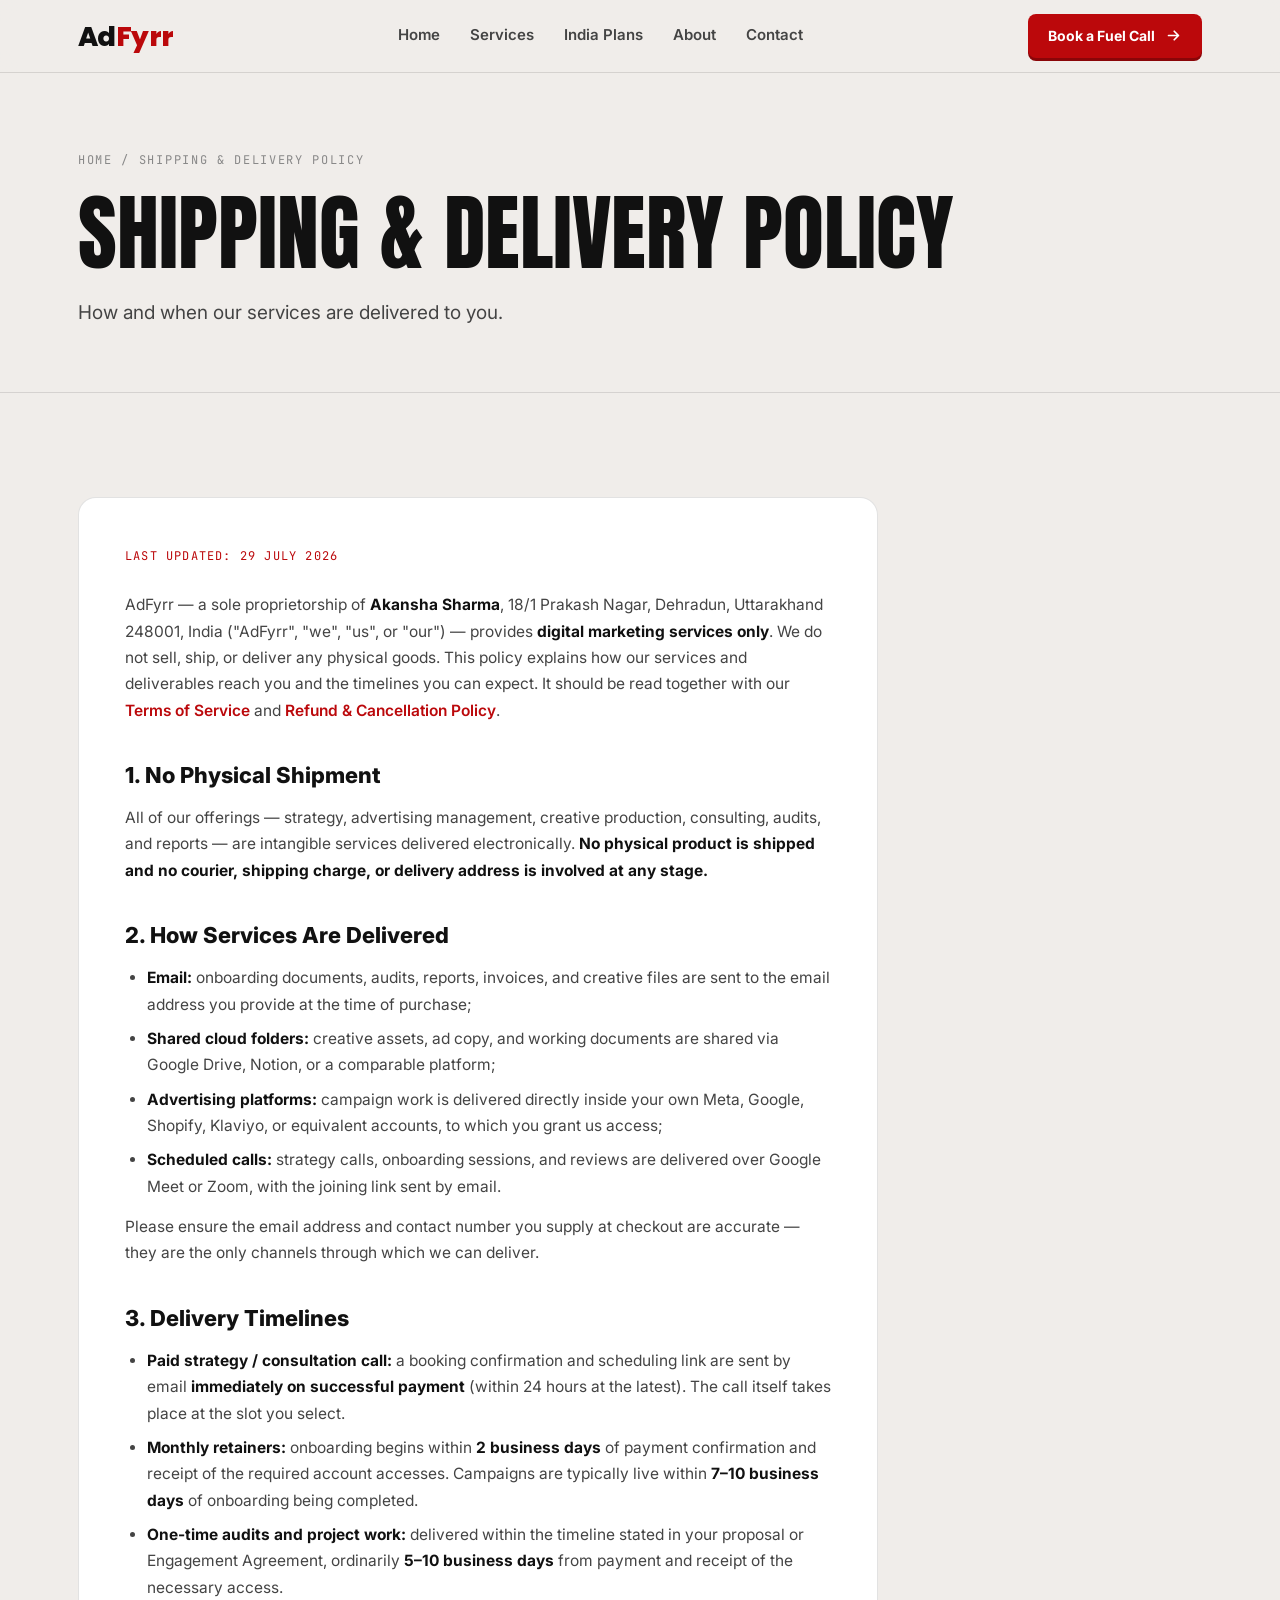
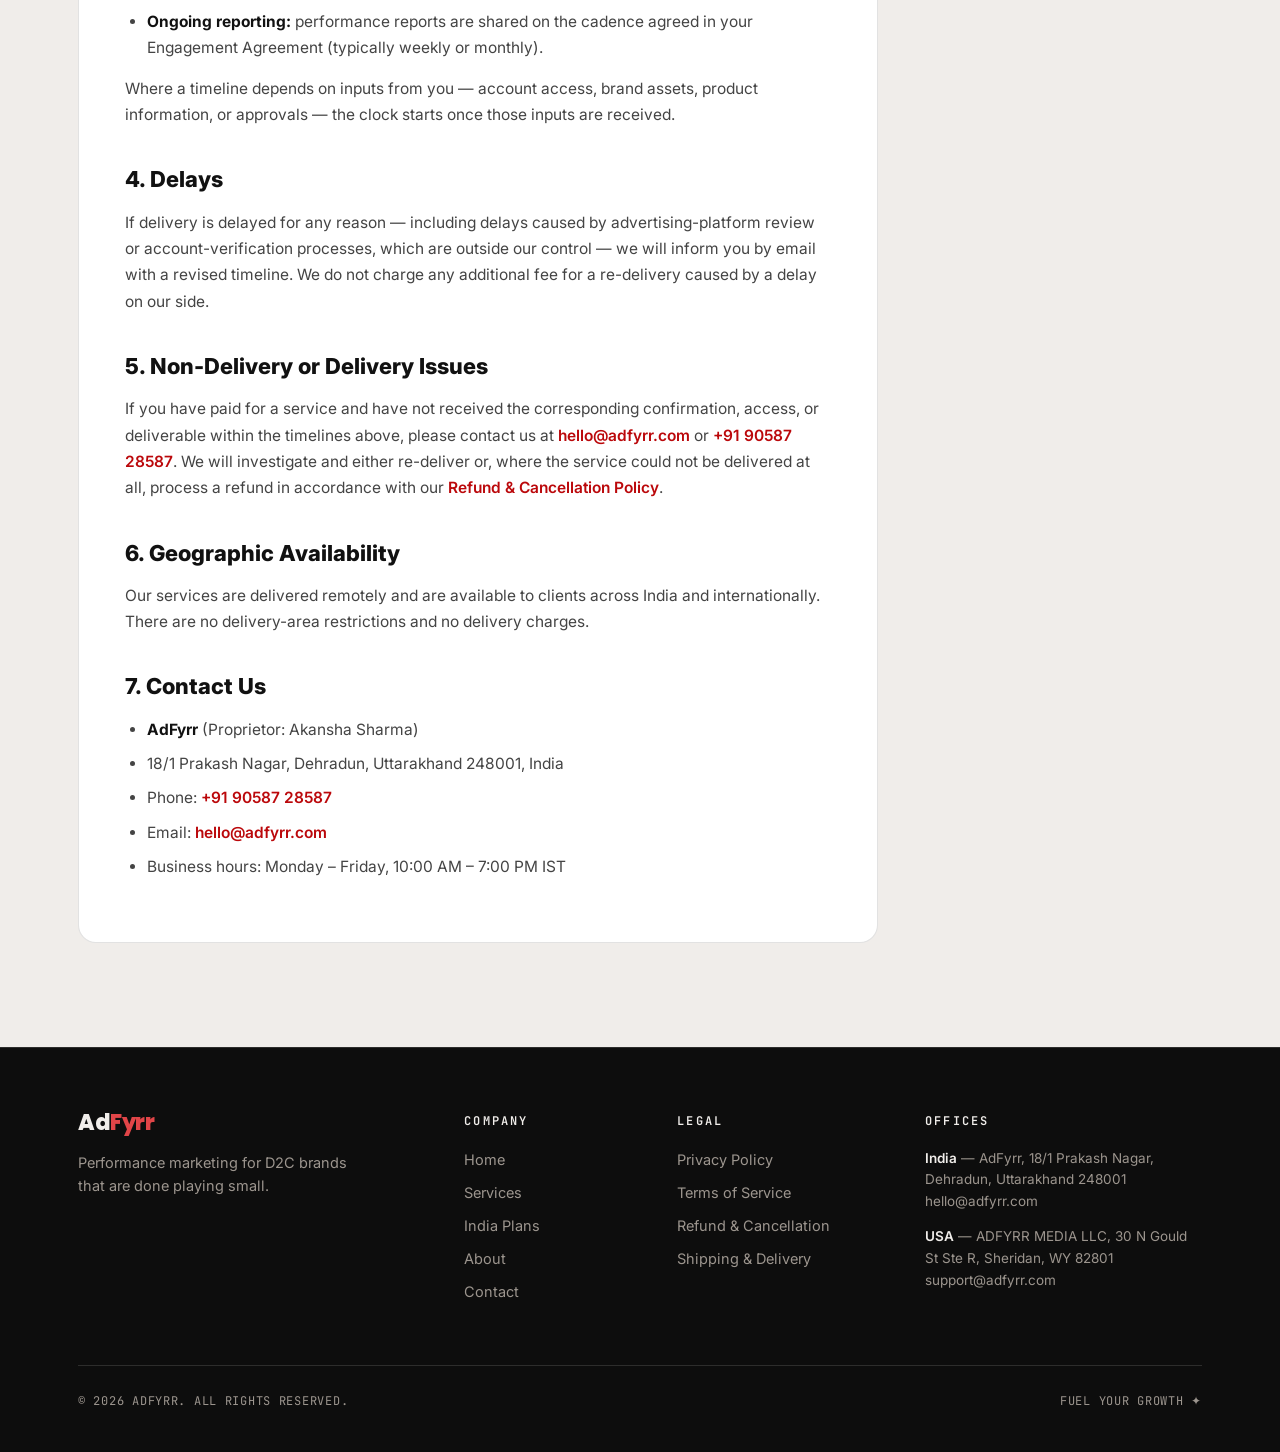
<file: shipping-policy.html>
<!DOCTYPE html>
<html lang="en">
<head>
<meta charset="UTF-8" />
<meta name="viewport" content="width=device-width, initial-scale=1.0" />
<title>Shipping &amp; Delivery Policy | AdFyrr</title>
<meta name="description" content="AdFyrr's Shipping and Delivery Policy — how our marketing services are delivered, onboarding timelines, and service turnaround." />
<meta name="robots" content="index, follow" />
<link rel="canonical" href="https://adfyrr.com/shipping-policy.html" />
<link rel="preconnect" href="https://fonts.googleapis.com" />
<link rel="preconnect" href="https://fonts.gstatic.com" crossorigin />
<link href="https://fonts.googleapis.com/css2?family=Anton&family=Inter:wght@400;500;600;700;800;900&family=JetBrains+Mono:wght@400;600;700&family=Poppins:wght@700;800&display=swap" rel="stylesheet" />
<link rel="stylesheet" href="css/v2.css" />
<link rel="icon" href="assets/favicon.svg" type="image/svg+xml" />
</head>
<body>

<!-- NAV -->
<nav class="sitenav">
  <div class="wrap nav-in">
    <a class="logo" href="index.html"><span class="word">Ad<b>Fyrr</b></span></a>
    <div class="nav-links">
      <a href="index.html">Home</a>
      <a href="services.html">Services</a>
      <a href="india.html">India Plans</a>
      <a href="about.html">About</a>
      <a href="contact.html">Contact</a>
    </div>
    <a class="btn btn-red nav-cta" href="contact.html">Book a Fuel Call <svg viewBox="0 0 24 24" fill="none" stroke="currentColor" stroke-width="2.4" stroke-linecap="round" stroke-linejoin="round"><path d="M5 12h14M13 6l6 6-6 6"/></svg></a>
  </div>
</nav>

<!-- PAGE HERO -->
<section class="page-hero">
  <div class="wrap">
    <div class="crumbs"><a href="index.html">Home</a> / <span>Shipping &amp; Delivery Policy</span></div>
    <h1>Shipping &amp; Delivery Policy</h1>
    <p class="lead">How and when our services are delivered to you.</p>
  </div>
</section>

<!-- CONTENT -->
<section class="sec">
  <div class="wrap">
    <article class="legal">
      <p class="updated">Last updated: 29 July 2026</p>

      <p>AdFyrr — a sole proprietorship of <strong>Akansha Sharma</strong>, 18/1 Prakash Nagar, Dehradun, Uttarakhand 248001, India ("AdFyrr", "we", "us", or "our") — provides <strong>digital marketing services only</strong>. We do not sell, ship, or deliver any physical goods. This policy explains how our services and deliverables reach you and the timelines you can expect. It should be read together with our <a href="terms.html">Terms of Service</a> and <a href="refund-policy.html">Refund &amp; Cancellation Policy</a>.</p>

      <h2>1. No Physical Shipment</h2>
      <p>All of our offerings — strategy, advertising management, creative production, consulting, audits, and reports — are intangible services delivered electronically. <strong>No physical product is shipped and no courier, shipping charge, or delivery address is involved at any stage.</strong></p>

      <h2>2. How Services Are Delivered</h2>
      <ul>
        <li><strong>Email:</strong> onboarding documents, audits, reports, invoices, and creative files are sent to the email address you provide at the time of purchase;</li>
        <li><strong>Shared cloud folders:</strong> creative assets, ad copy, and working documents are shared via Google Drive, Notion, or a comparable platform;</li>
        <li><strong>Advertising platforms:</strong> campaign work is delivered directly inside your own Meta, Google, Shopify, Klaviyo, or equivalent accounts, to which you grant us access;</li>
        <li><strong>Scheduled calls:</strong> strategy calls, onboarding sessions, and reviews are delivered over Google Meet or Zoom, with the joining link sent by email.</li>
      </ul>
      <p>Please ensure the email address and contact number you supply at checkout are accurate — they are the only channels through which we can deliver.</p>

      <h2>3. Delivery Timelines</h2>
      <ul>
        <li><strong>Paid strategy / consultation call:</strong> a booking confirmation and scheduling link are sent by email <strong>immediately on successful payment</strong> (within 24 hours at the latest). The call itself takes place at the slot you select.</li>
        <li><strong>Monthly retainers:</strong> onboarding begins within <strong>2 business days</strong> of payment confirmation and receipt of the required account accesses. Campaigns are typically live within <strong>7–10 business days</strong> of onboarding being completed.</li>
        <li><strong>One-time audits and project work:</strong> delivered within the timeline stated in your proposal or Engagement Agreement, ordinarily <strong>5–10 business days</strong> from payment and receipt of the necessary access.</li>
        <li><strong>Ongoing reporting:</strong> performance reports are shared on the cadence agreed in your Engagement Agreement (typically weekly or monthly).</li>
      </ul>
      <p>Where a timeline depends on inputs from you — account access, brand assets, product information, or approvals — the clock starts once those inputs are received.</p>

      <h2>4. Delays</h2>
      <p>If delivery is delayed for any reason — including delays caused by advertising-platform review or account-verification processes, which are outside our control — we will inform you by email with a revised timeline. We do not charge any additional fee for a re-delivery caused by a delay on our side.</p>

      <h2>5. Non-Delivery or Delivery Issues</h2>
      <p>If you have paid for a service and have not received the corresponding confirmation, access, or deliverable within the timelines above, please contact us at <a href="mailto:hello@adfyrr.com">hello@adfyrr.com</a> or <a href="tel:+919058728587">+91 90587 28587</a>. We will investigate and either re-deliver or, where the service could not be delivered at all, process a refund in accordance with our <a href="refund-policy.html">Refund &amp; Cancellation Policy</a>.</p>

      <h2>6. Geographic Availability</h2>
      <p>Our services are delivered remotely and are available to clients across India and internationally. There are no delivery-area restrictions and no delivery charges.</p>

      <h2>7. Contact Us</h2>
      <ul>
        <li><strong>AdFyrr</strong> (Proprietor: Akansha Sharma)</li>
        <li>18/1 Prakash Nagar, Dehradun, Uttarakhand 248001, India</li>
        <li>Phone: <a href="tel:+919058728587">+91 90587 28587</a></li>
        <li>Email: <a href="mailto:hello@adfyrr.com">hello@adfyrr.com</a></li>
        <li>Business hours: Monday – Friday, 10:00 AM – 7:00 PM IST</li>
      </ul>
    </article>
  </div>
</section>

<!-- FOOTER -->
<footer class="sitefooter">
  <div class="wrap">
    <div class="foot-grid">
      <div>
        <a class="logo" href="index.html"><span class="word" style="font-size:22px;color:#F0EDEA">Ad<b style="color:#E14548">Fyrr</b></span></a>
        <p style="max-width:280px;margin-top:14px">Performance marketing for D2C brands that are done playing small.</p>
      </div>
      <div>
        <h4>Company</h4>
        <a href="index.html">Home</a><a href="services.html">Services</a><a href="india.html">India Plans</a><a href="about.html">About</a><a href="contact.html">Contact</a>
      </div>
      <div>
        <h4>Legal</h4>
        <a href="privacy-policy.html">Privacy Policy</a><a href="terms.html">Terms of Service</a><a href="refund-policy.html">Refund &amp; Cancellation</a><a href="shipping-policy.html">Shipping &amp; Delivery</a>
      </div>
      <div class="foot-offices">
        <h4>Offices</h4>
        <p><b>India</b> — AdFyrr, 18/1 Prakash Nagar, Dehradun, Uttarakhand 248001<br/><a href="mailto:hello@adfyrr.com">hello@adfyrr.com</a></p>
        <p><b>USA</b> — ADFYRR MEDIA LLC, 30 N Gould St Ste R, Sheridan, WY 82801<br/><a href="mailto:support@adfyrr.com">support@adfyrr.com</a></p>
      </div>
    </div>
    <div class="foot-bottom">
      <span>© <span data-year>2026</span> ADFYRR. ALL RIGHTS RESERVED.</span>
      <span>FUEL YOUR GROWTH ✦</span>
    </div>
  </div>
</footer>

<script src="js/v2.js"></script>
</body>
</html>
</file>
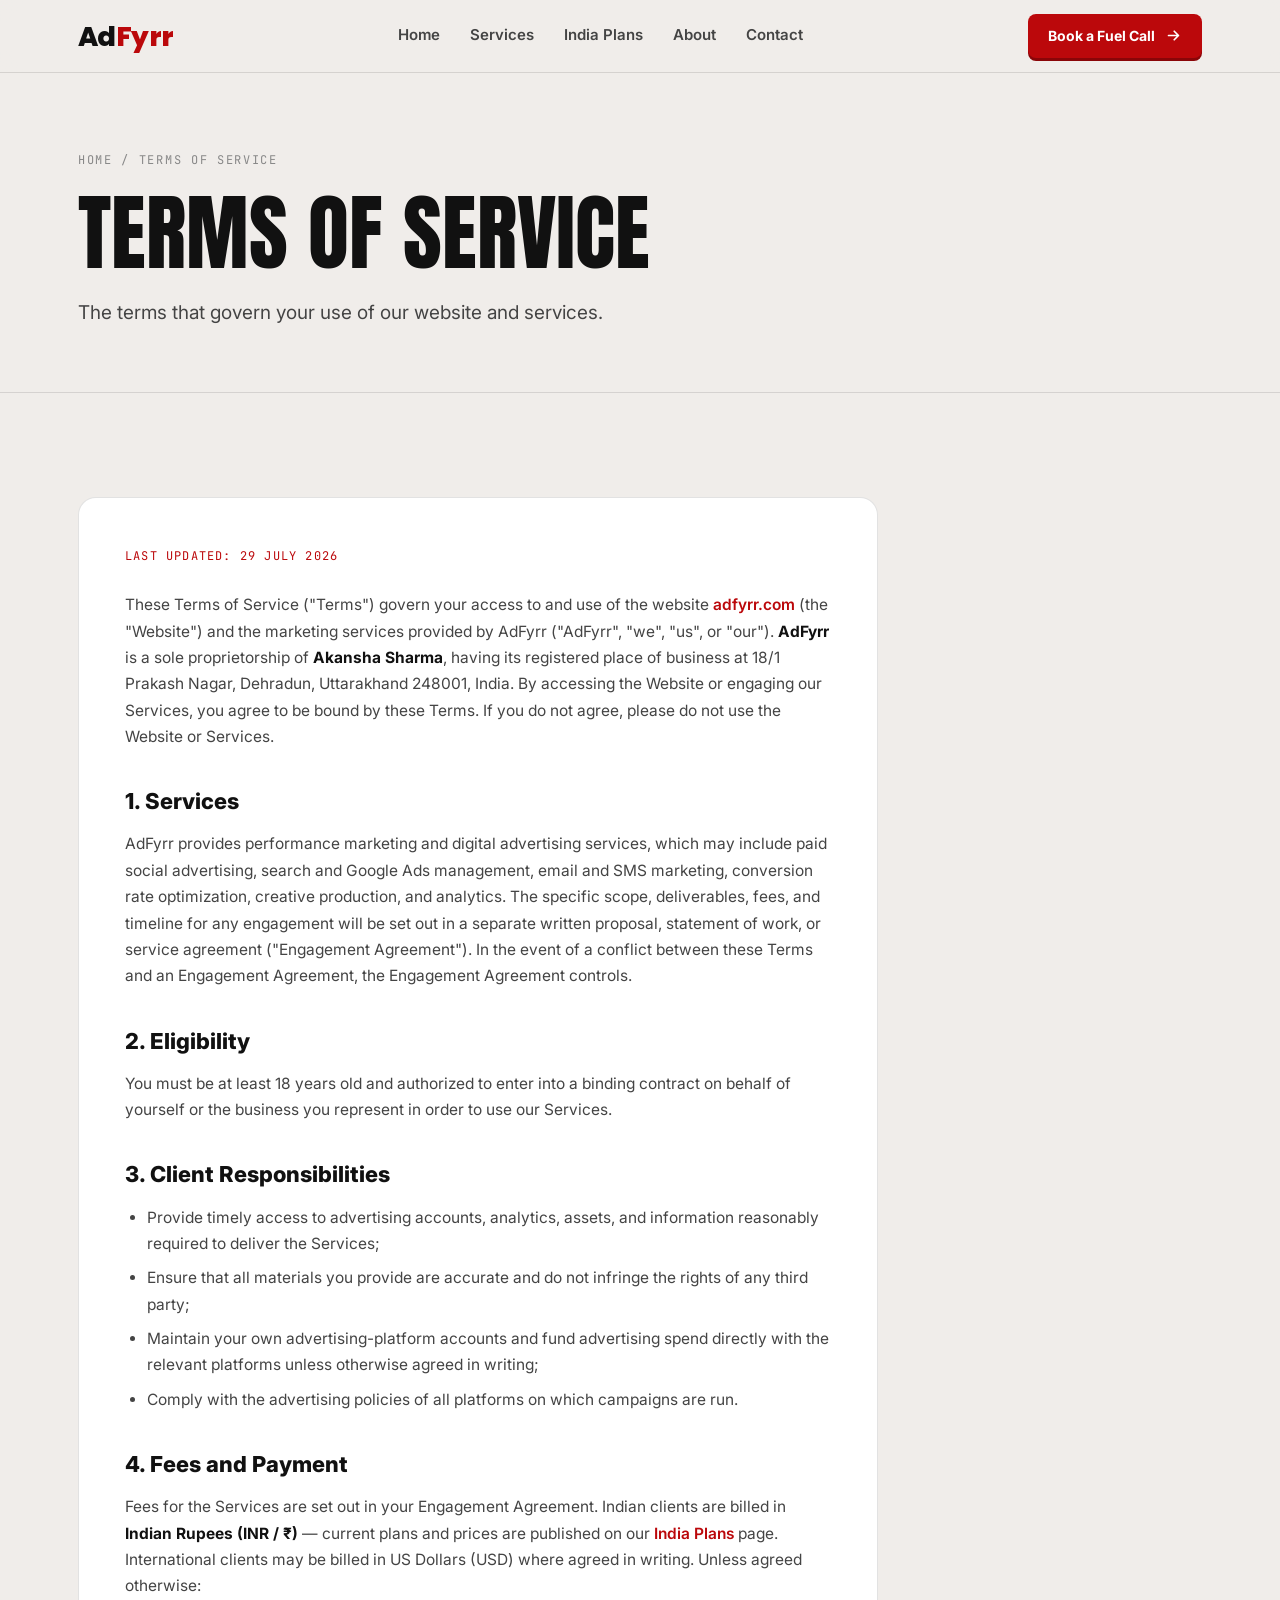
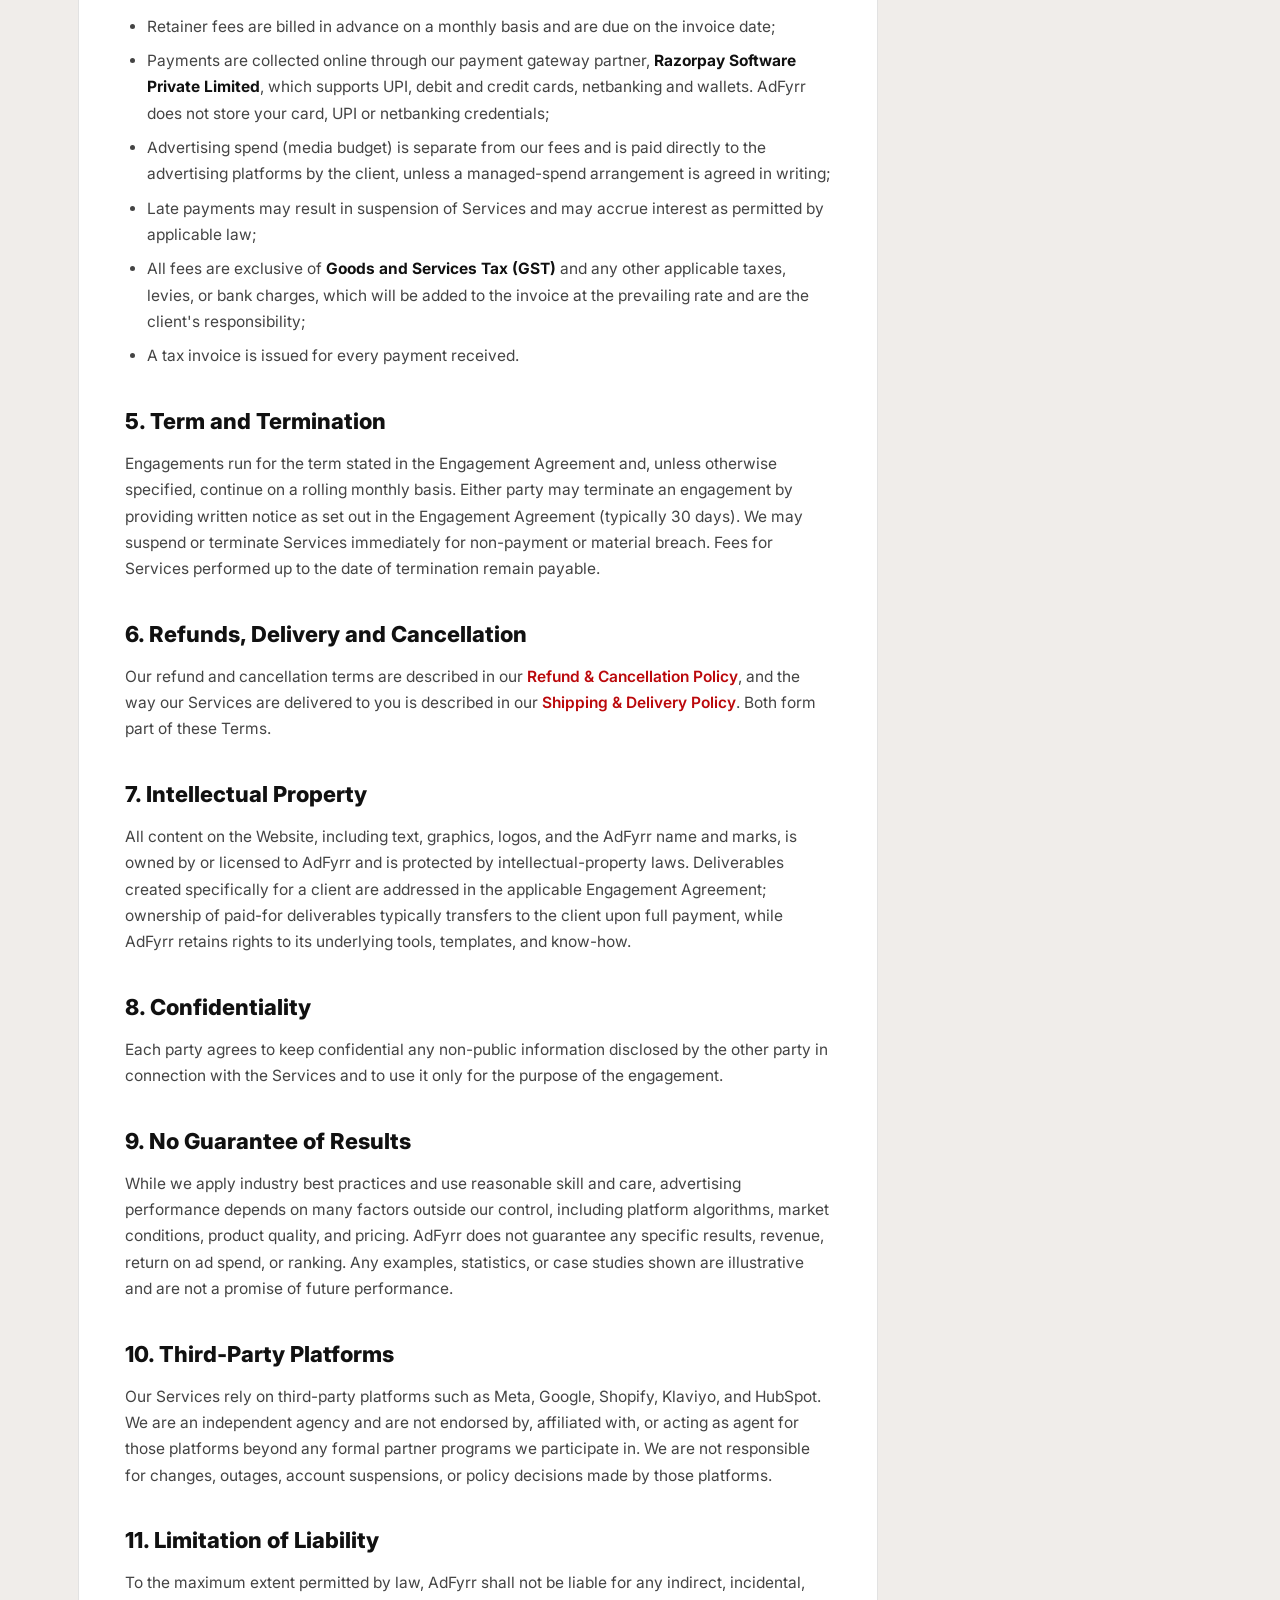
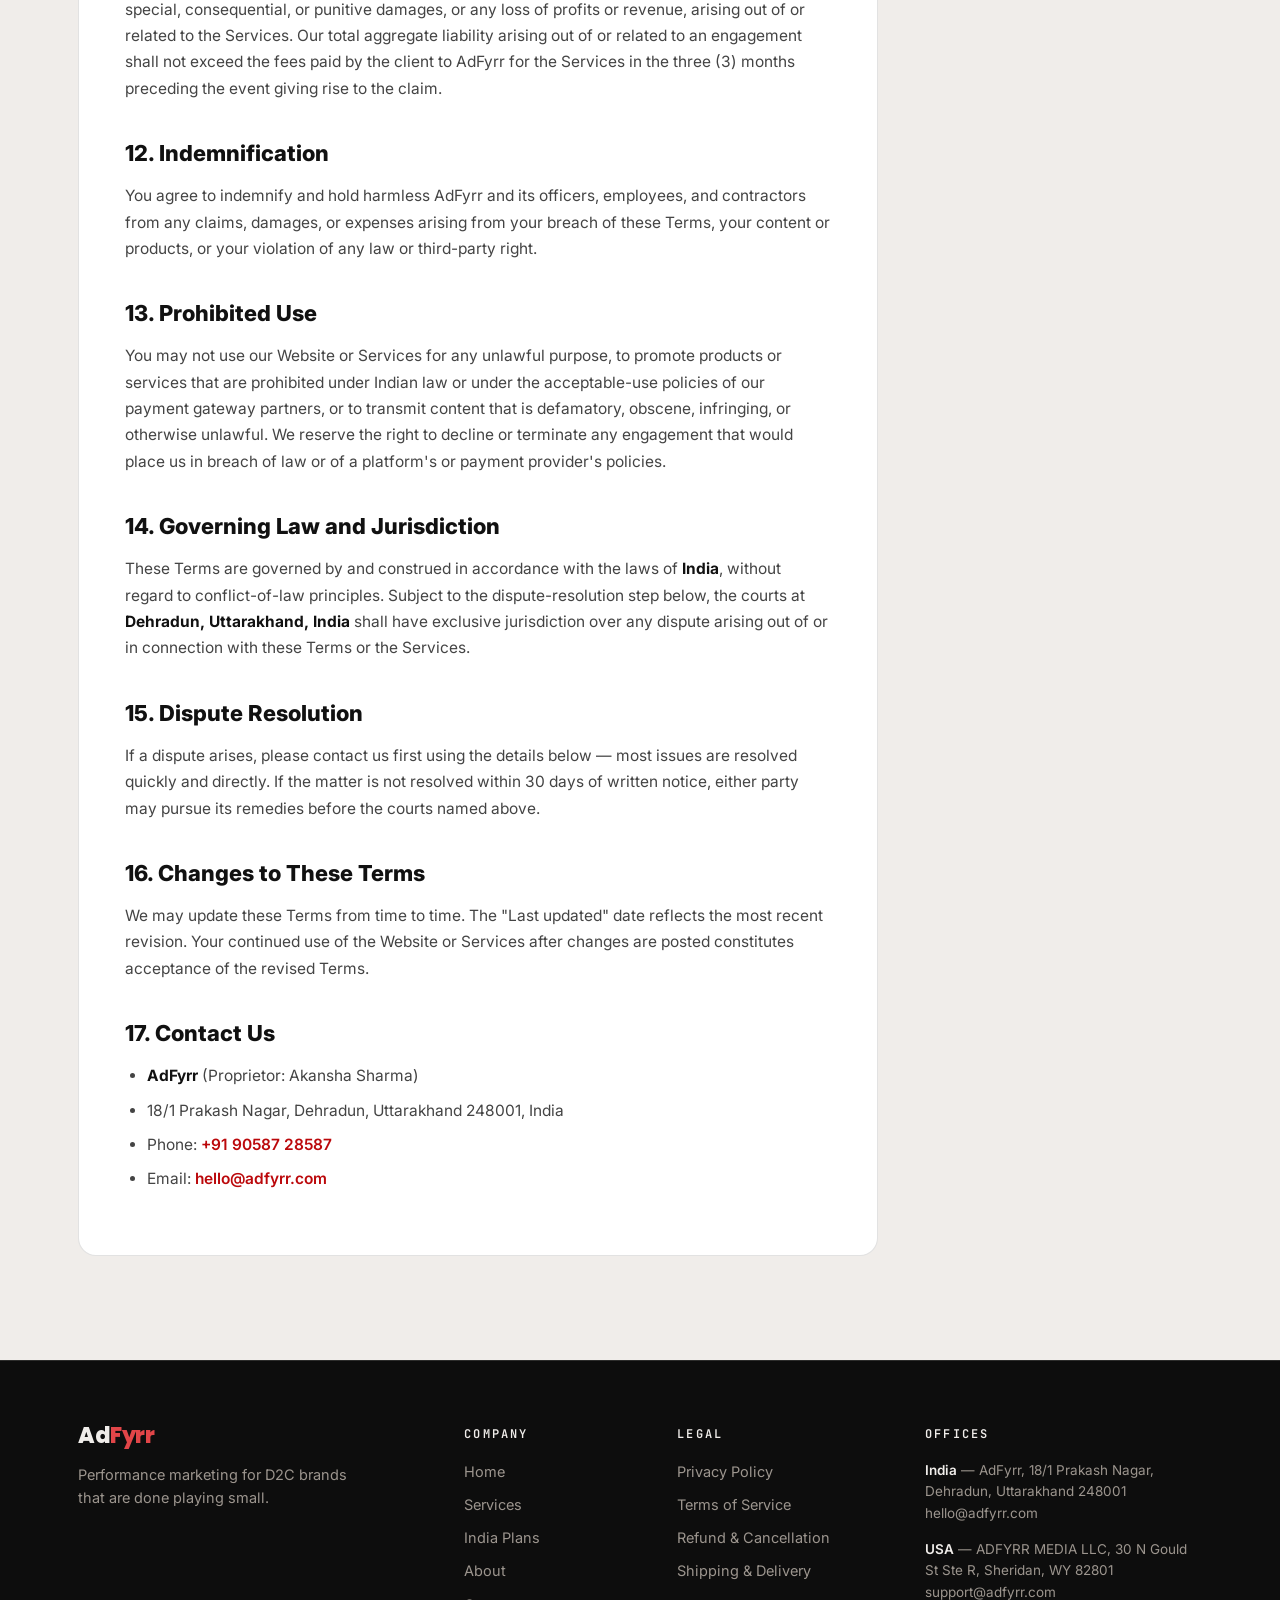
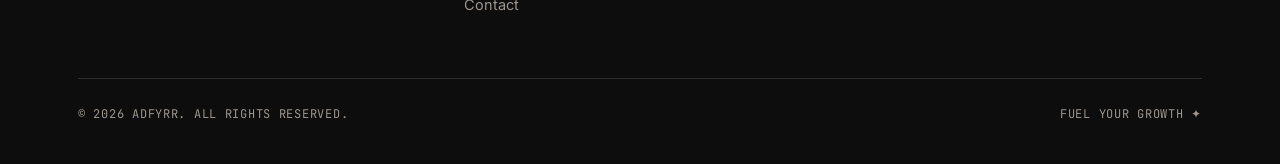
<file: terms.html>
<!DOCTYPE html>
<html lang="en">
<head>
<meta charset="UTF-8" />
<meta name="viewport" content="width=device-width, initial-scale=1.0" />
<title>Terms of Service | AdFyrr</title>
<meta name="description" content="The Terms of Service governing your use of AdFyrr's website and marketing services." />
<meta name="robots" content="index, follow" />
<link rel="canonical" href="https://adfyrr.com/terms.html" />
<link rel="preconnect" href="https://fonts.googleapis.com" />
<link rel="preconnect" href="https://fonts.gstatic.com" crossorigin />
<link href="https://fonts.googleapis.com/css2?family=Anton&family=Inter:wght@400;500;600;700;800;900&family=JetBrains+Mono:wght@400;600;700&family=Poppins:wght@700;800&display=swap" rel="stylesheet" />
<link rel="stylesheet" href="css/v2.css" />
<link rel="icon" href="assets/favicon.svg" type="image/svg+xml" />
</head>
<body>

<!-- NAV -->
<nav class="sitenav">
  <div class="wrap nav-in">
    <a class="logo" href="index.html"><span class="word">Ad<b>Fyrr</b></span></a>
    <div class="nav-links">
      <a href="index.html">Home</a>
      <a href="services.html">Services</a>
      <a href="india.html">India Plans</a>
      <a href="about.html">About</a>
      <a href="contact.html">Contact</a>
    </div>
    <a class="btn btn-red nav-cta" href="contact.html">Book a Fuel Call <svg viewBox="0 0 24 24" fill="none" stroke="currentColor" stroke-width="2.4" stroke-linecap="round" stroke-linejoin="round"><path d="M5 12h14M13 6l6 6-6 6"/></svg></a>
  </div>
</nav>

<!-- PAGE HERO -->
<section class="page-hero">
  <div class="wrap">
    <div class="crumbs"><a href="index.html">Home</a> / <span>Terms of Service</span></div>
    <h1>Terms of Service</h1>
    <p class="lead">The terms that govern your use of our website and services.</p>
  </div>
</section>

<!-- CONTENT -->
<section class="sec">
  <div class="wrap">
    <article class="legal">
      <p class="updated">Last updated: 29 July 2026</p>

      <p>These Terms of Service ("Terms") govern your access to and use of the website <a href="https://adfyrr.com">adfyrr.com</a> (the "Website") and the marketing services provided by AdFyrr ("AdFyrr", "we", "us", or "our"). <strong>AdFyrr</strong> is a sole proprietorship of <strong>Akansha Sharma</strong>, having its registered place of business at 18/1 Prakash Nagar, Dehradun, Uttarakhand 248001, India. By accessing the Website or engaging our Services, you agree to be bound by these Terms. If you do not agree, please do not use the Website or Services.</p>

      <h2>1. Services</h2>
      <p>AdFyrr provides performance marketing and digital advertising services, which may include paid social advertising, search and Google Ads management, email and SMS marketing, conversion rate optimization, creative production, and analytics. The specific scope, deliverables, fees, and timeline for any engagement will be set out in a separate written proposal, statement of work, or service agreement ("Engagement Agreement"). In the event of a conflict between these Terms and an Engagement Agreement, the Engagement Agreement controls.</p>

      <h2>2. Eligibility</h2>
      <p>You must be at least 18 years old and authorized to enter into a binding contract on behalf of yourself or the business you represent in order to use our Services.</p>

      <h2>3. Client Responsibilities</h2>
      <ul>
        <li>Provide timely access to advertising accounts, analytics, assets, and information reasonably required to deliver the Services;</li>
        <li>Ensure that all materials you provide are accurate and do not infringe the rights of any third party;</li>
        <li>Maintain your own advertising-platform accounts and fund advertising spend directly with the relevant platforms unless otherwise agreed in writing;</li>
        <li>Comply with the advertising policies of all platforms on which campaigns are run.</li>
      </ul>

      <h2>4. Fees and Payment</h2>
      <p>Fees for the Services are set out in your Engagement Agreement. Indian clients are billed in <strong>Indian Rupees (INR / ₹)</strong> — current plans and prices are published on our <a href="india.html">India Plans</a> page. International clients may be billed in US Dollars (USD) where agreed in writing. Unless agreed otherwise:</p>
      <ul>
        <li>Retainer fees are billed in advance on a monthly basis and are due on the invoice date;</li>
        <li>Payments are collected online through our payment gateway partner, <strong>Razorpay Software Private Limited</strong>, which supports UPI, debit and credit cards, netbanking and wallets. AdFyrr does not store your card, UPI or netbanking credentials;</li>
        <li>Advertising spend (media budget) is separate from our fees and is paid directly to the advertising platforms by the client, unless a managed-spend arrangement is agreed in writing;</li>
        <li>Late payments may result in suspension of Services and may accrue interest as permitted by applicable law;</li>
        <li>All fees are exclusive of <strong>Goods and Services Tax (GST)</strong> and any other applicable taxes, levies, or bank charges, which will be added to the invoice at the prevailing rate and are the client's responsibility;</li>
        <li>A tax invoice is issued for every payment received.</li>
      </ul>

      <h2>5. Term and Termination</h2>
      <p>Engagements run for the term stated in the Engagement Agreement and, unless otherwise specified, continue on a rolling monthly basis. Either party may terminate an engagement by providing written notice as set out in the Engagement Agreement (typically 30 days). We may suspend or terminate Services immediately for non-payment or material breach. Fees for Services performed up to the date of termination remain payable.</p>

      <h2>6. Refunds, Delivery and Cancellation</h2>
      <p>Our refund and cancellation terms are described in our <a href="refund-policy.html">Refund &amp; Cancellation Policy</a>, and the way our Services are delivered to you is described in our <a href="shipping-policy.html">Shipping &amp; Delivery Policy</a>. Both form part of these Terms.</p>

      <h2>7. Intellectual Property</h2>
      <p>All content on the Website, including text, graphics, logos, and the AdFyrr name and marks, is owned by or licensed to AdFyrr and is protected by intellectual-property laws. Deliverables created specifically for a client are addressed in the applicable Engagement Agreement; ownership of paid-for deliverables typically transfers to the client upon full payment, while AdFyrr retains rights to its underlying tools, templates, and know-how.</p>

      <h2>8. Confidentiality</h2>
      <p>Each party agrees to keep confidential any non-public information disclosed by the other party in connection with the Services and to use it only for the purpose of the engagement.</p>

      <h2>9. No Guarantee of Results</h2>
      <p>While we apply industry best practices and use reasonable skill and care, advertising performance depends on many factors outside our control, including platform algorithms, market conditions, product quality, and pricing. AdFyrr does not guarantee any specific results, revenue, return on ad spend, or ranking. Any examples, statistics, or case studies shown are illustrative and are not a promise of future performance.</p>

      <h2>10. Third-Party Platforms</h2>
      <p>Our Services rely on third-party platforms such as Meta, Google, Shopify, Klaviyo, and HubSpot. We are an independent agency and are not endorsed by, affiliated with, or acting as agent for those platforms beyond any formal partner programs we participate in. We are not responsible for changes, outages, account suspensions, or policy decisions made by those platforms.</p>

      <h2>11. Limitation of Liability</h2>
      <p>To the maximum extent permitted by law, AdFyrr shall not be liable for any indirect, incidental, special, consequential, or punitive damages, or any loss of profits or revenue, arising out of or related to the Services. Our total aggregate liability arising out of or related to an engagement shall not exceed the fees paid by the client to AdFyrr for the Services in the three (3) months preceding the event giving rise to the claim.</p>

      <h2>12. Indemnification</h2>
      <p>You agree to indemnify and hold harmless AdFyrr and its officers, employees, and contractors from any claims, damages, or expenses arising from your breach of these Terms, your content or products, or your violation of any law or third-party right.</p>

      <h2>13. Prohibited Use</h2>
      <p>You may not use our Website or Services for any unlawful purpose, to promote products or services that are prohibited under Indian law or under the acceptable-use policies of our payment gateway partners, or to transmit content that is defamatory, obscene, infringing, or otherwise unlawful. We reserve the right to decline or terminate any engagement that would place us in breach of law or of a platform's or payment provider's policies.</p>

      <h2>14. Governing Law and Jurisdiction</h2>
      <p>These Terms are governed by and construed in accordance with the laws of <strong>India</strong>, without regard to conflict-of-law principles. Subject to the dispute-resolution step below, the courts at <strong>Dehradun, Uttarakhand, India</strong> shall have exclusive jurisdiction over any dispute arising out of or in connection with these Terms or the Services.</p>

      <h2>15. Dispute Resolution</h2>
      <p>If a dispute arises, please contact us first using the details below — most issues are resolved quickly and directly. If the matter is not resolved within 30 days of written notice, either party may pursue its remedies before the courts named above.</p>

      <h2>16. Changes to These Terms</h2>
      <p>We may update these Terms from time to time. The "Last updated" date reflects the most recent revision. Your continued use of the Website or Services after changes are posted constitutes acceptance of the revised Terms.</p>

      <h2>17. Contact Us</h2>
      <ul>
        <li><strong>AdFyrr</strong> (Proprietor: Akansha Sharma)</li>
        <li>18/1 Prakash Nagar, Dehradun, Uttarakhand 248001, India</li>
        <li>Phone: <a href="tel:+919058728587">+91 90587 28587</a></li>
        <li>Email: <a href="mailto:hello@adfyrr.com">hello@adfyrr.com</a></li>
      </ul>
    </article>
  </div>
</section>

<!-- FOOTER -->
<footer class="sitefooter">
  <div class="wrap">
    <div class="foot-grid">
      <div>
        <a class="logo" href="index.html"><span class="word" style="font-size:22px;color:#F0EDEA">Ad<b style="color:#E14548">Fyrr</b></span></a>
        <p style="max-width:280px;margin-top:14px">Performance marketing for D2C brands that are done playing small.</p>
      </div>
      <div>
        <h4>Company</h4>
        <a href="index.html">Home</a><a href="services.html">Services</a><a href="india.html">India Plans</a><a href="about.html">About</a><a href="contact.html">Contact</a>
      </div>
      <div>
        <h4>Legal</h4>
        <a href="privacy-policy.html">Privacy Policy</a><a href="terms.html">Terms of Service</a><a href="refund-policy.html">Refund &amp; Cancellation</a><a href="shipping-policy.html">Shipping &amp; Delivery</a>
      </div>
      <div class="foot-offices">
        <h4>Offices</h4>
        <p><b>India</b> — AdFyrr, 18/1 Prakash Nagar, Dehradun, Uttarakhand 248001<br/><a href="mailto:hello@adfyrr.com">hello@adfyrr.com</a></p>
        <p><b>USA</b> — ADFYRR MEDIA LLC, 30 N Gould St Ste R, Sheridan, WY 82801<br/><a href="mailto:support@adfyrr.com">support@adfyrr.com</a></p>
      </div>
    </div>
    <div class="foot-bottom">
      <span>© <span data-year>2026</span> ADFYRR. ALL RIGHTS RESERVED.</span>
      <span>FUEL YOUR GROWTH ✦</span>
    </div>
  </div>
</footer>

<script src="js/v2.js"></script>
</body>
</html>
</file>
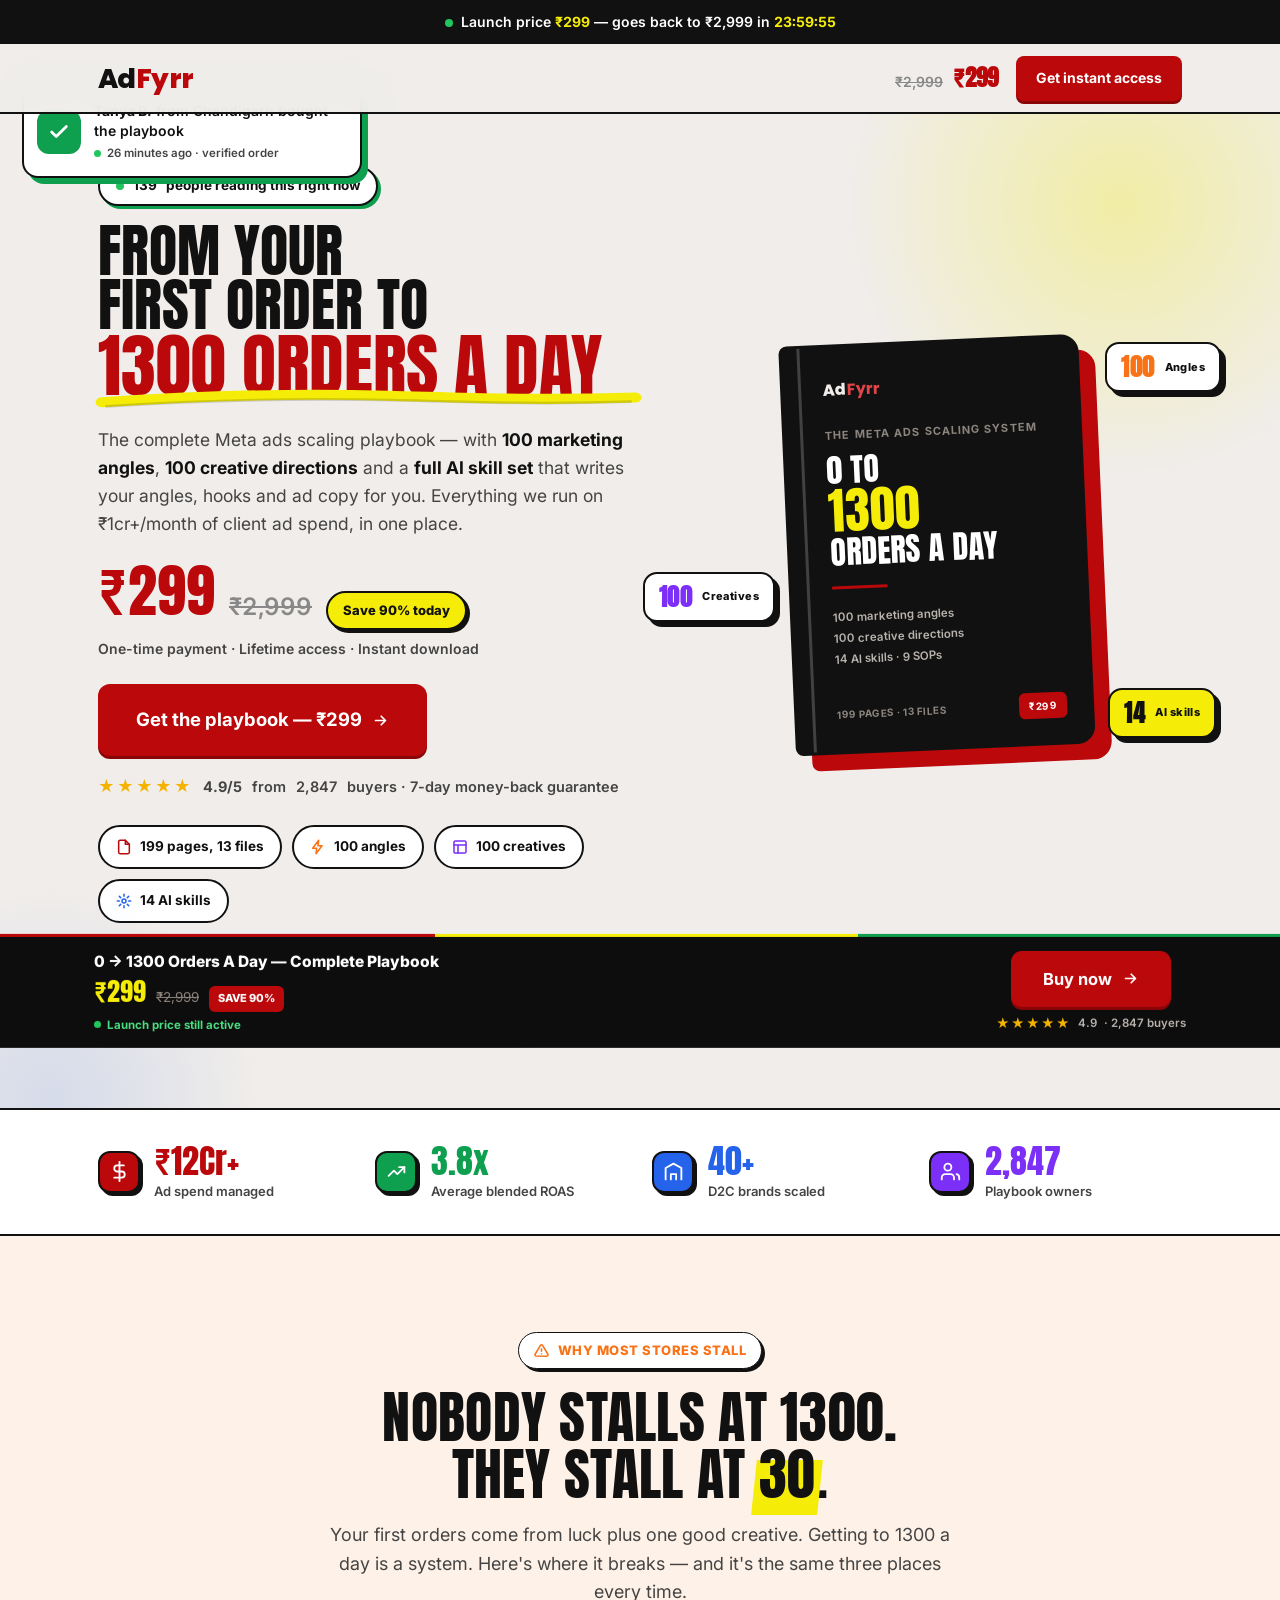
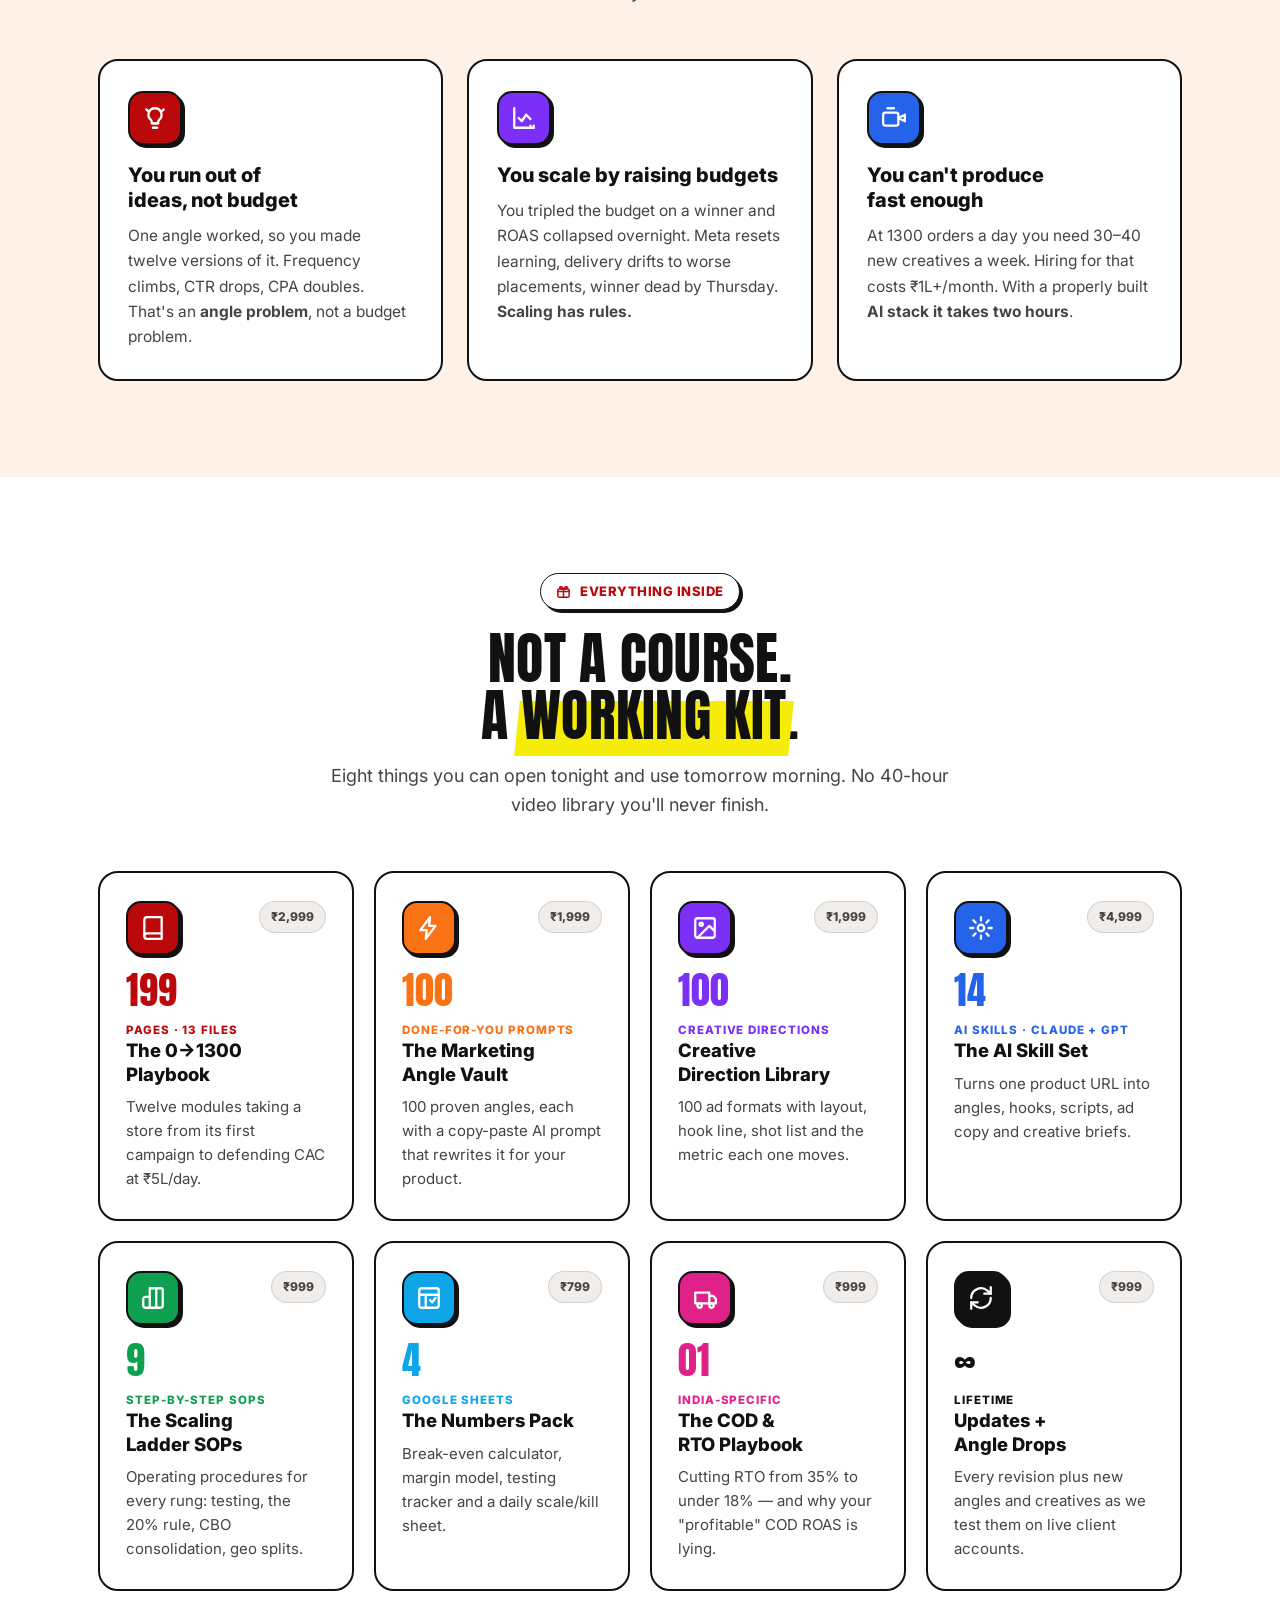
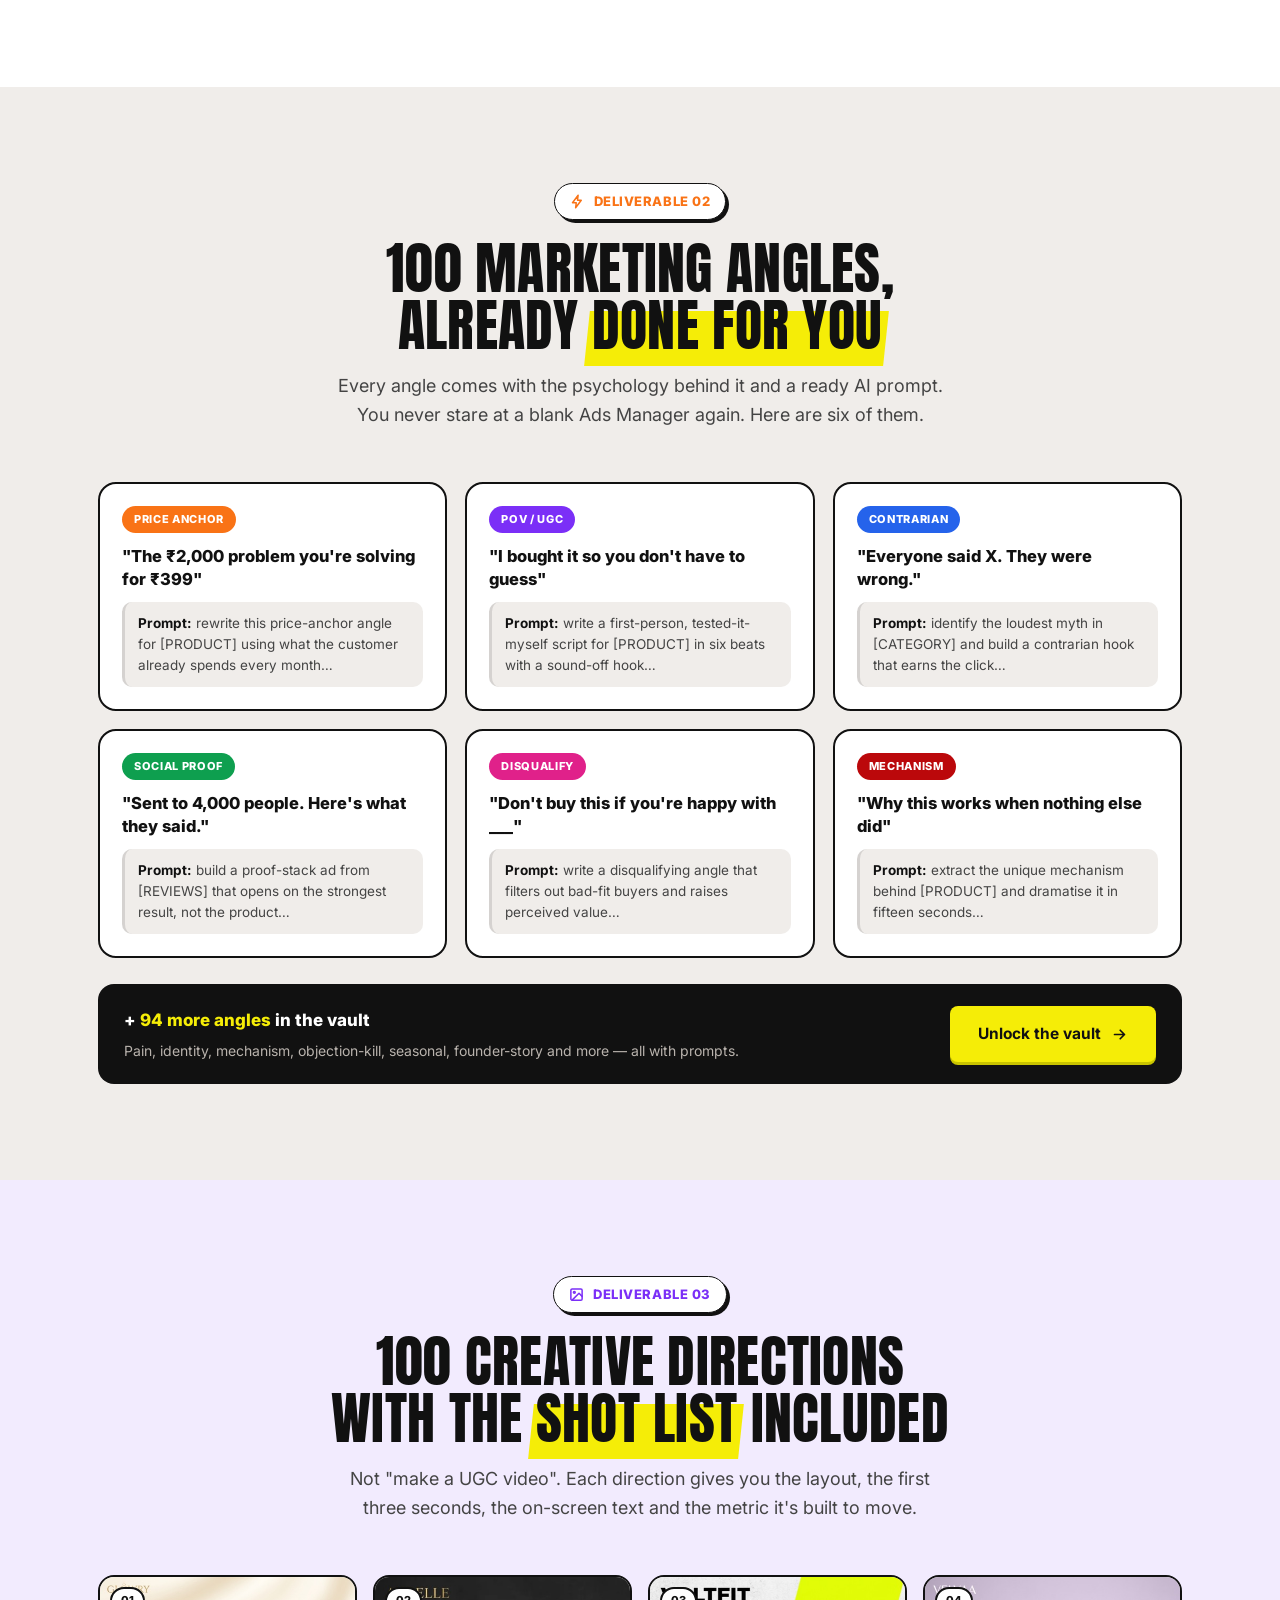
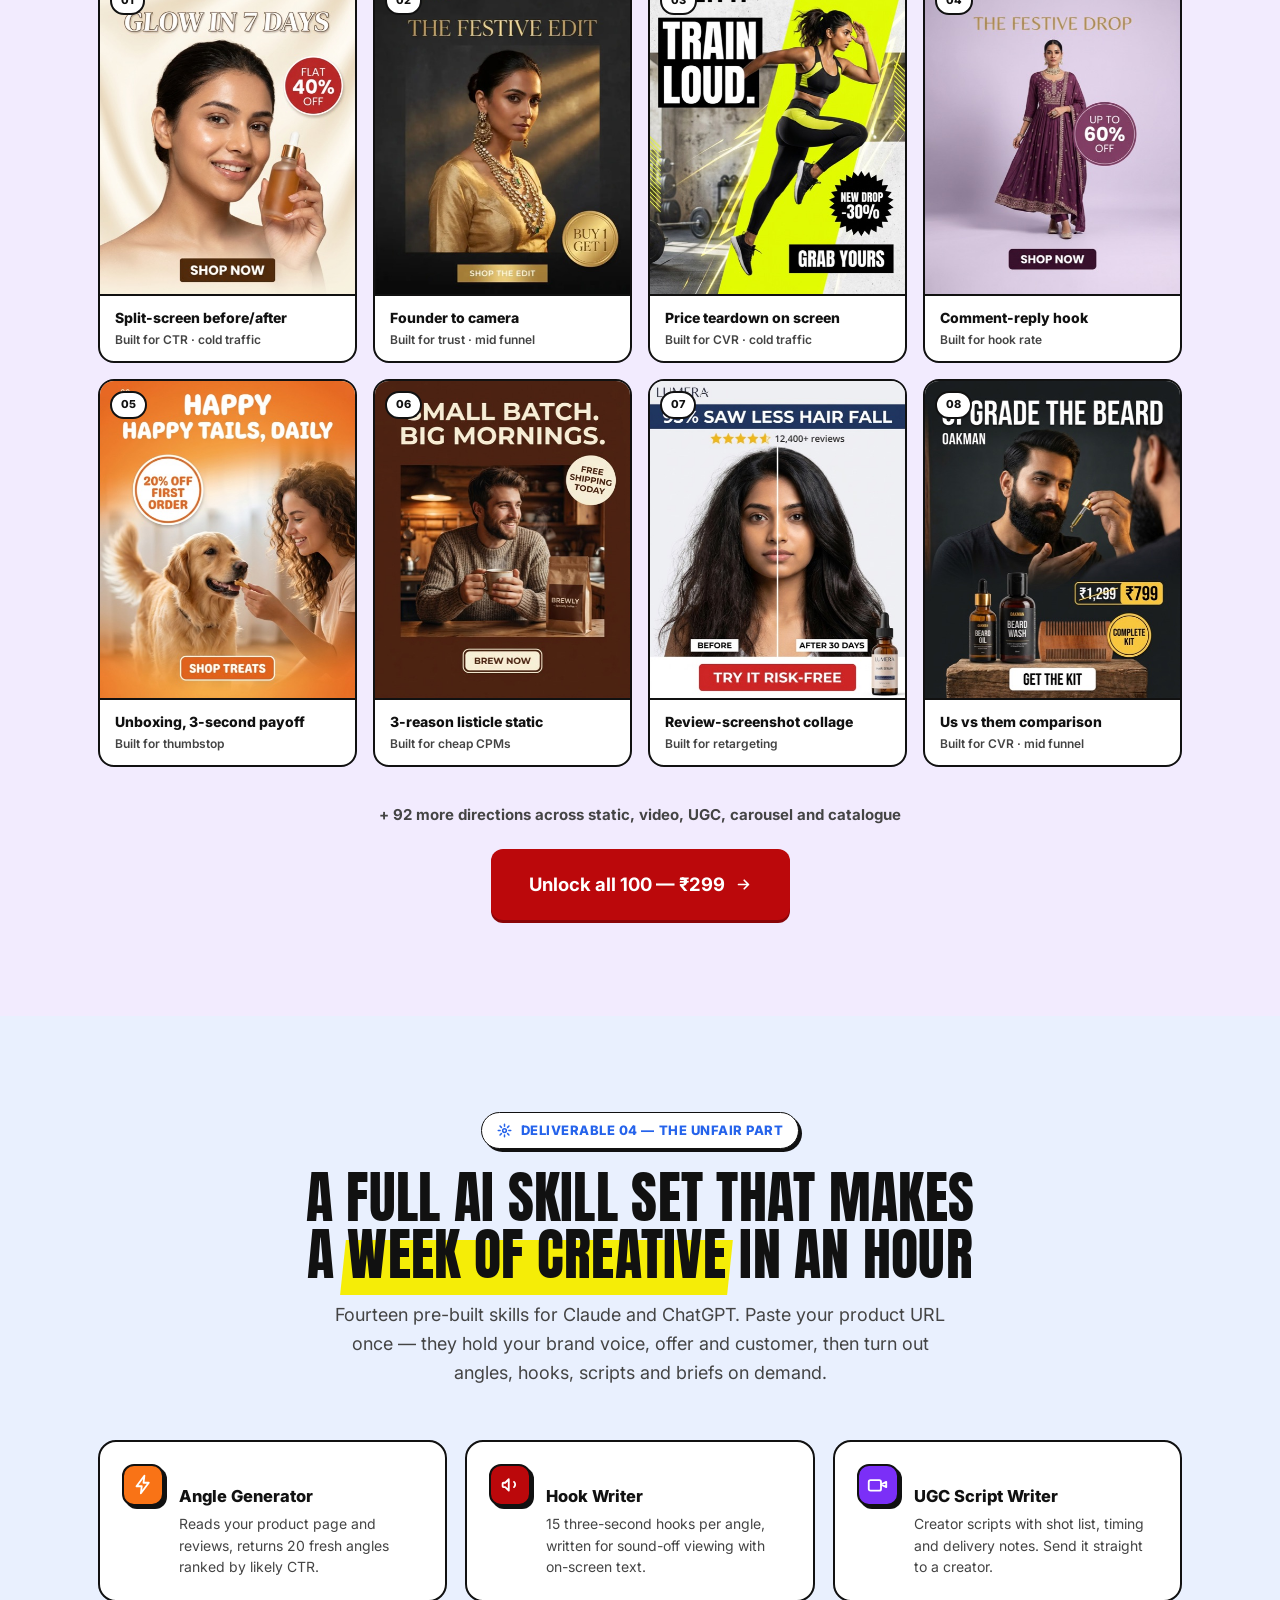
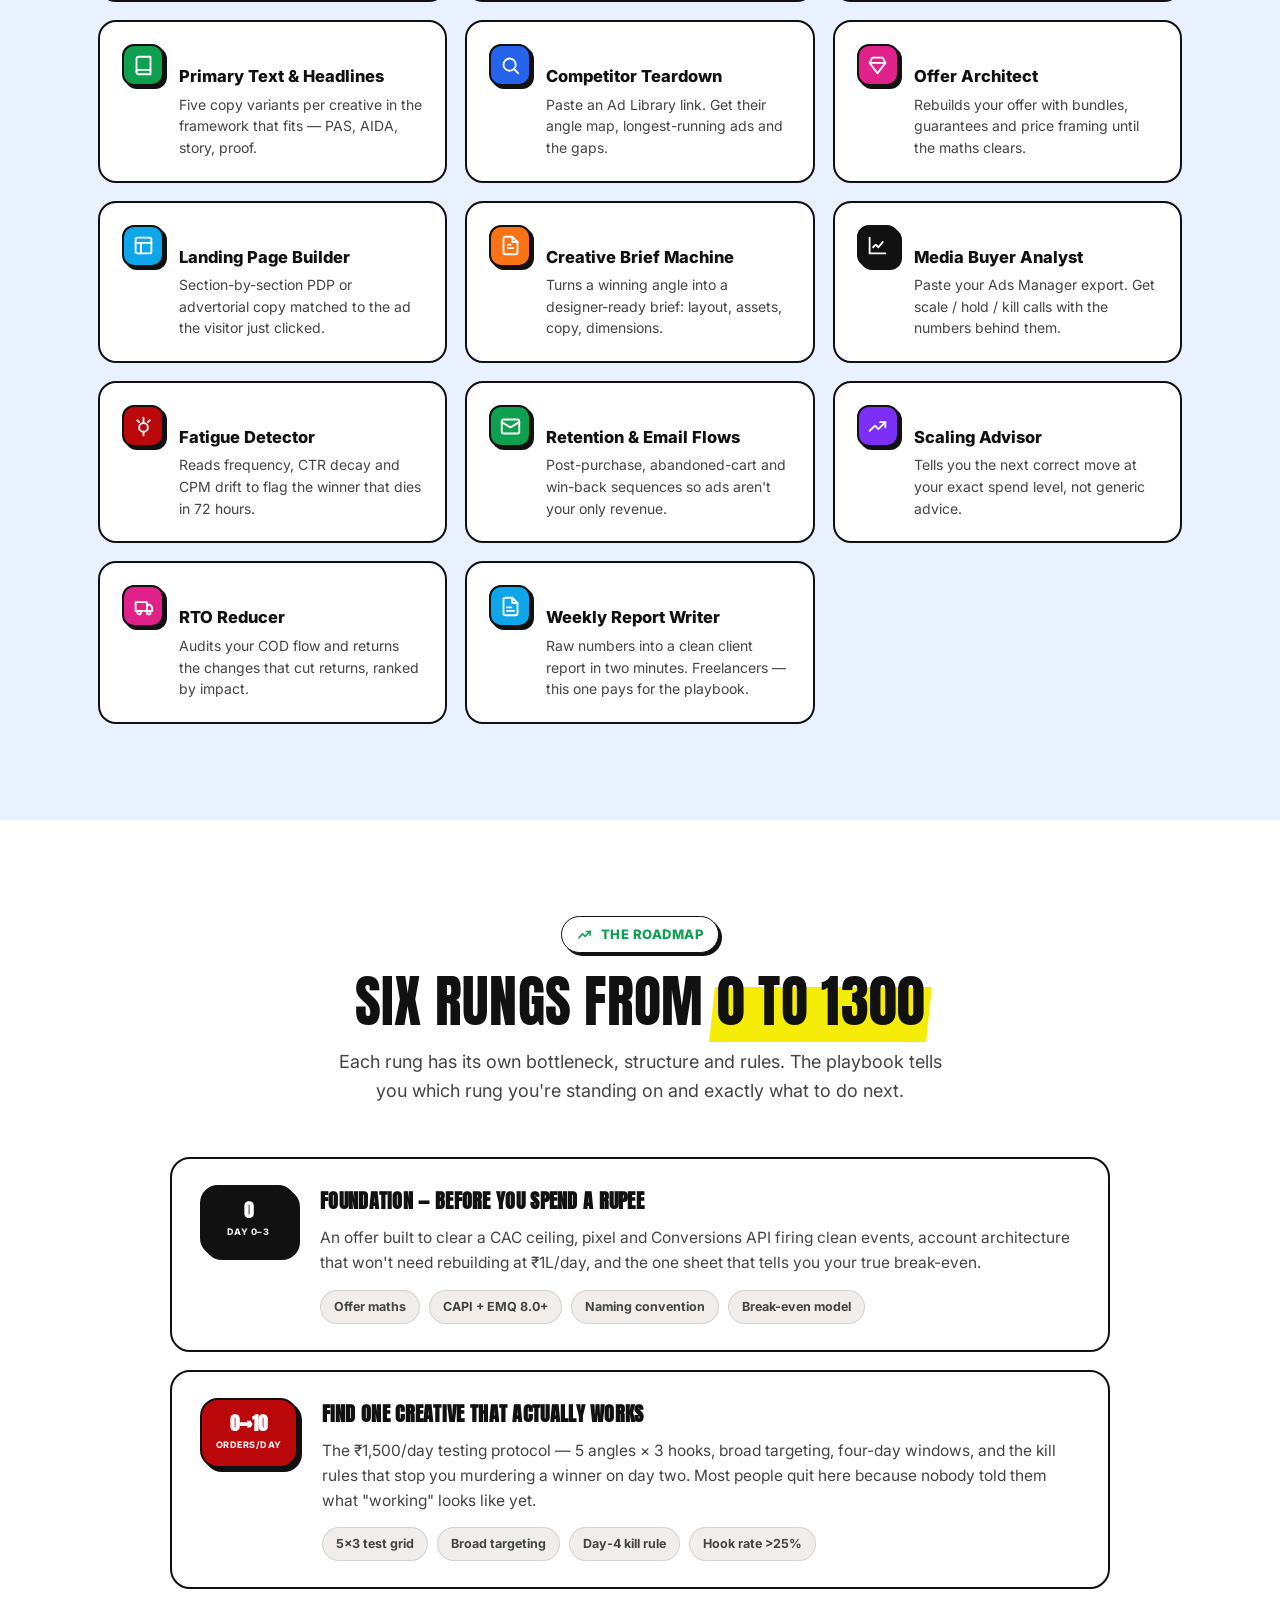
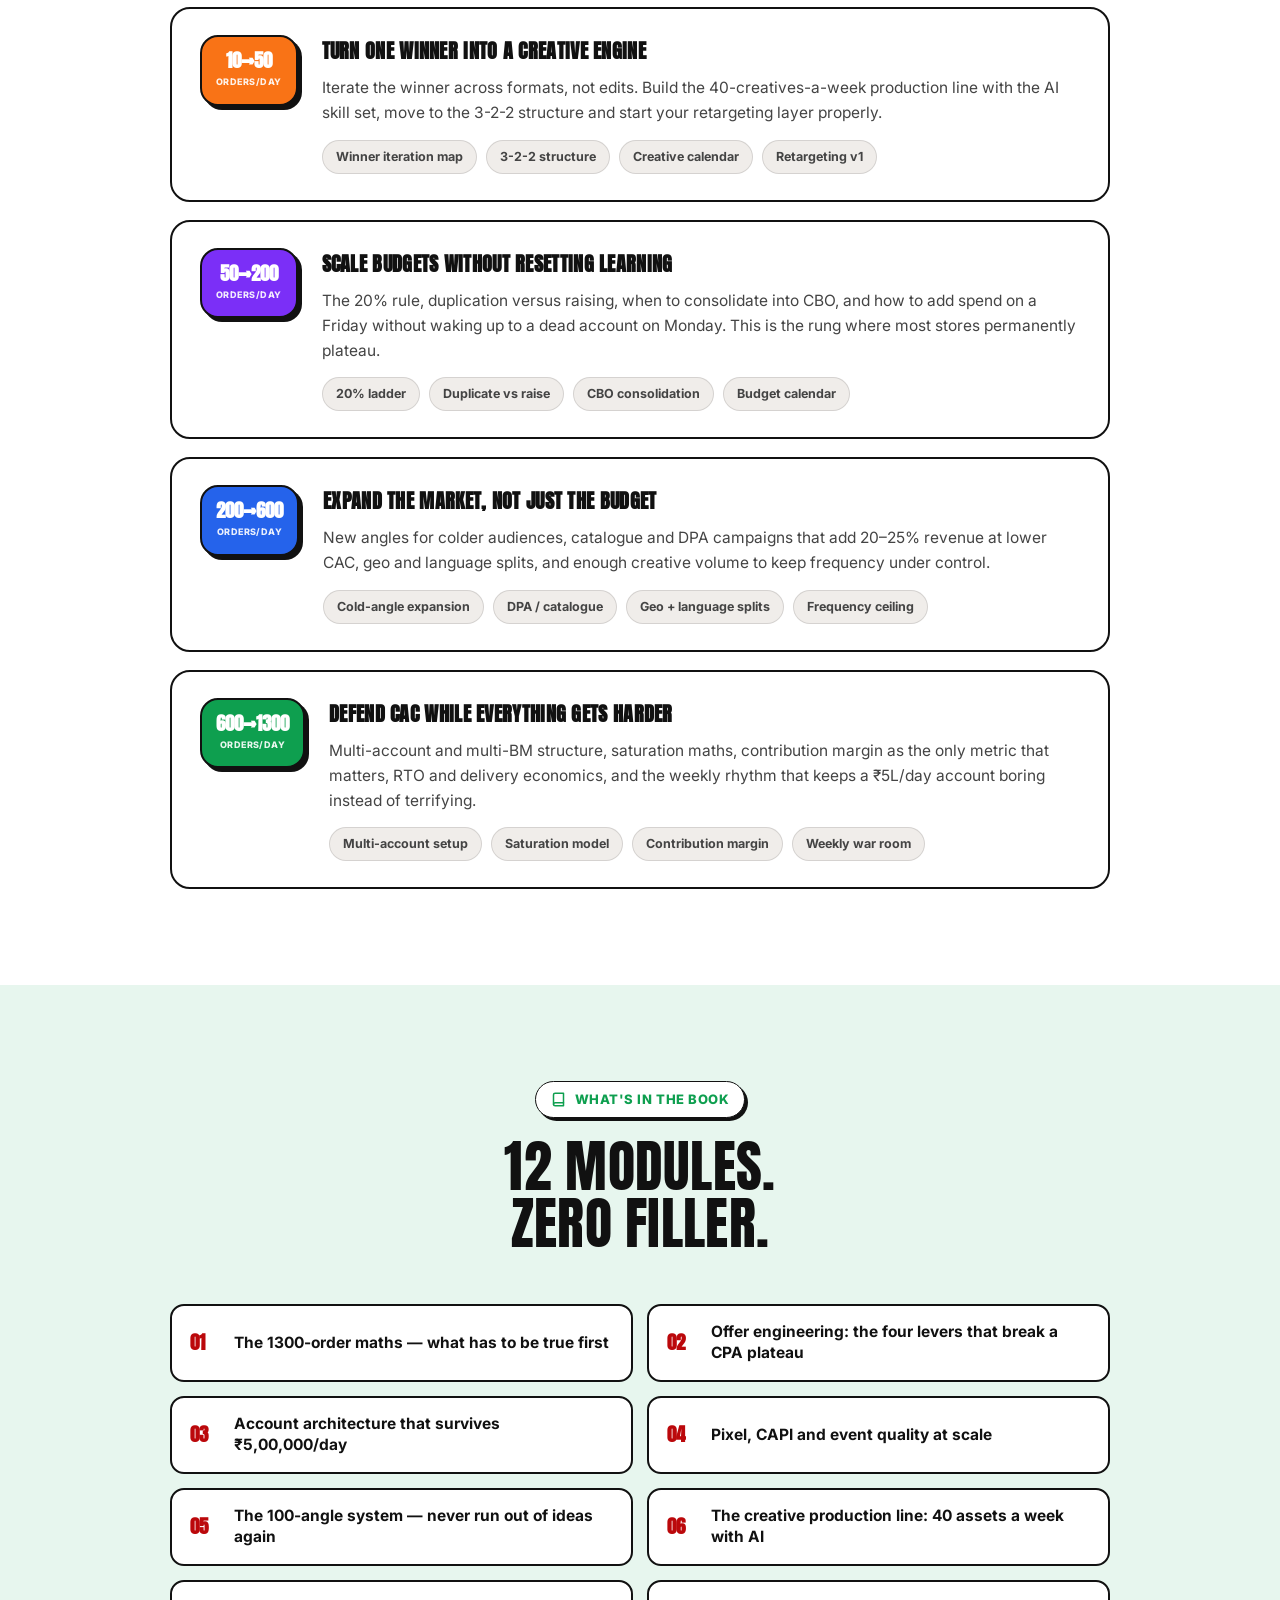
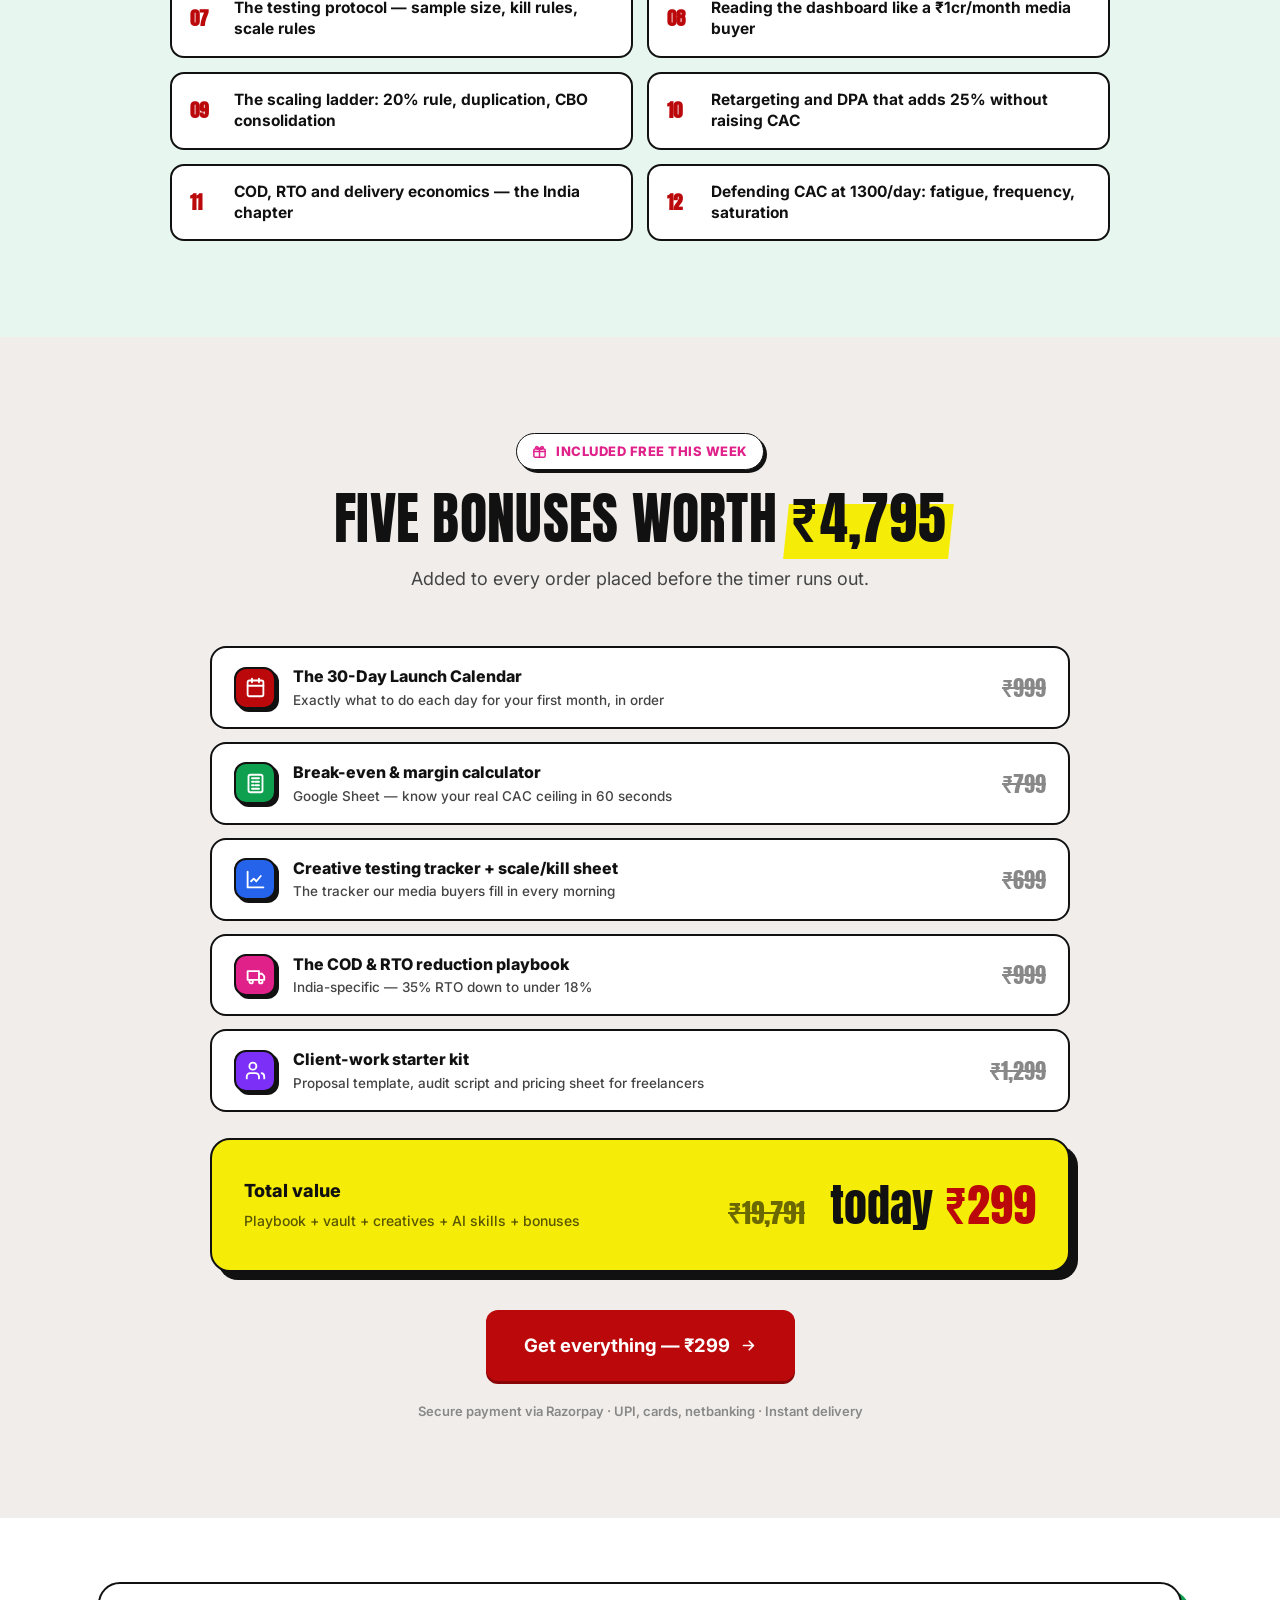
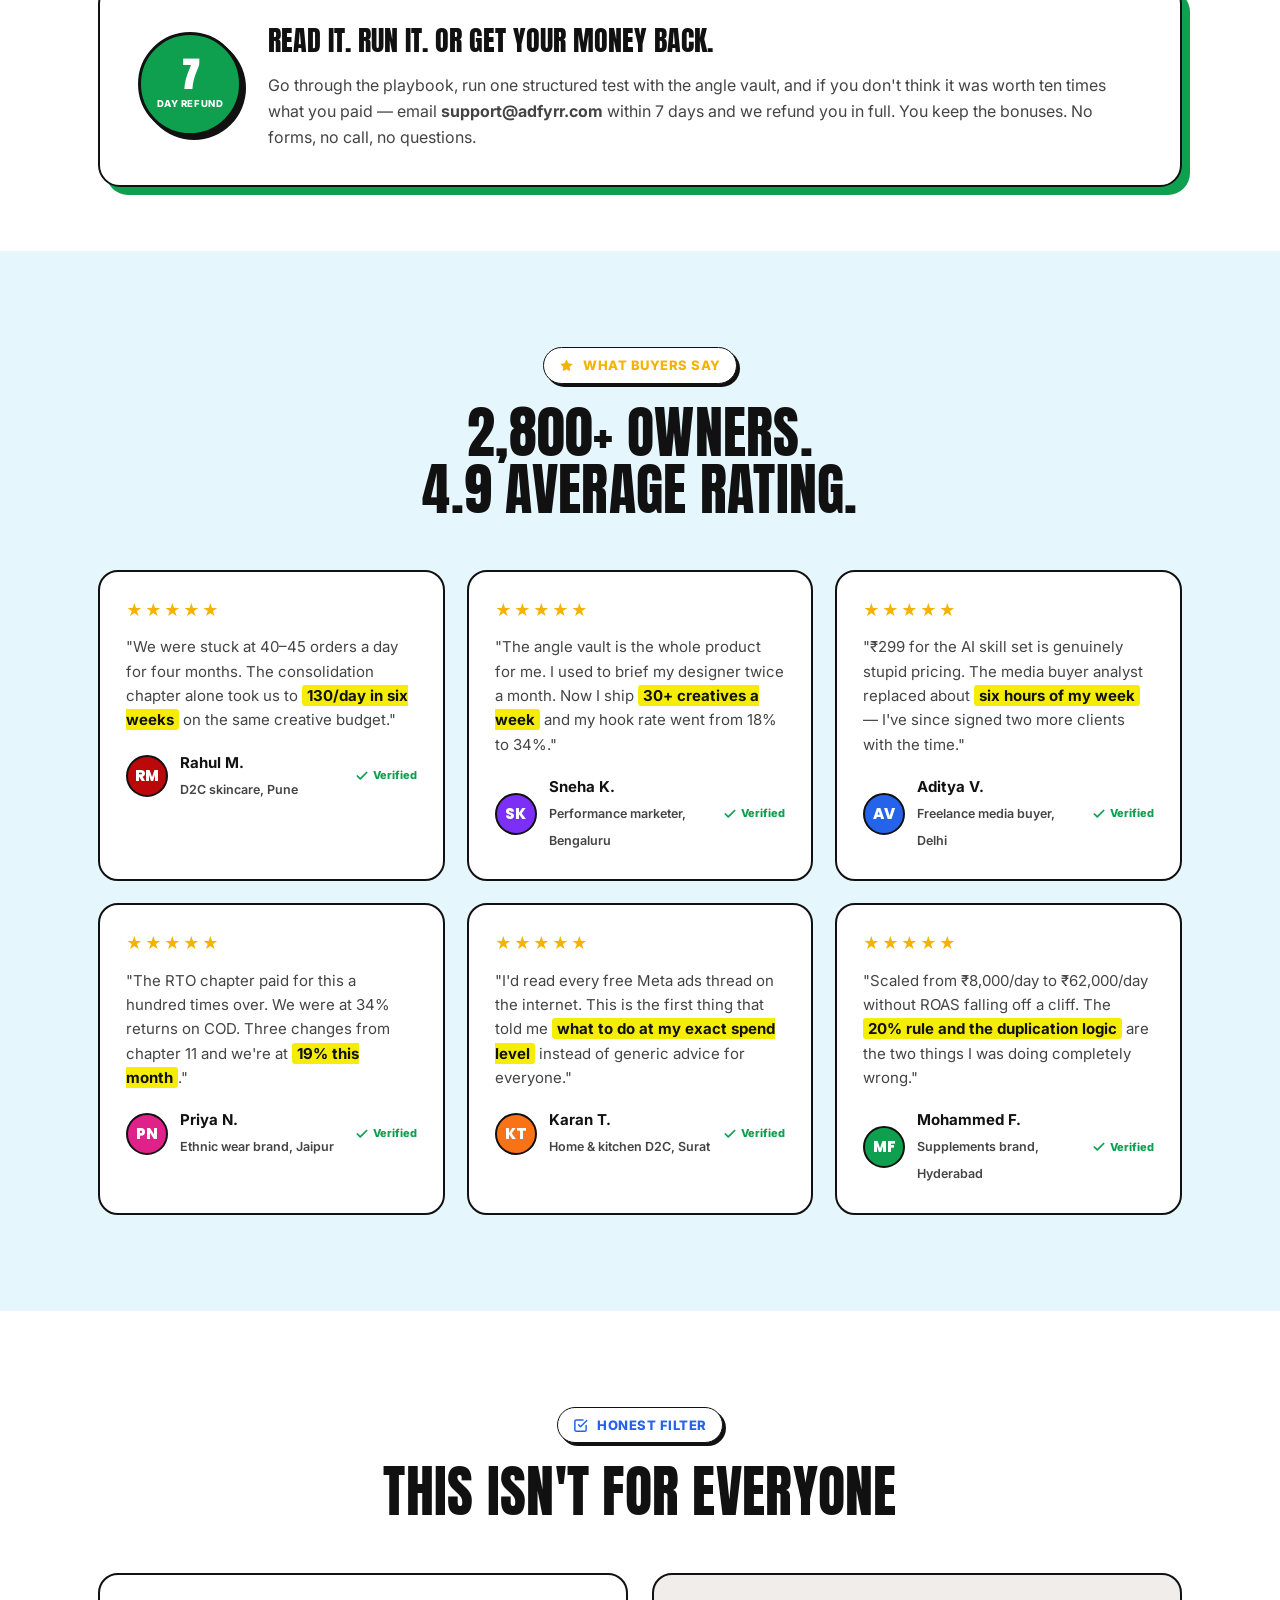
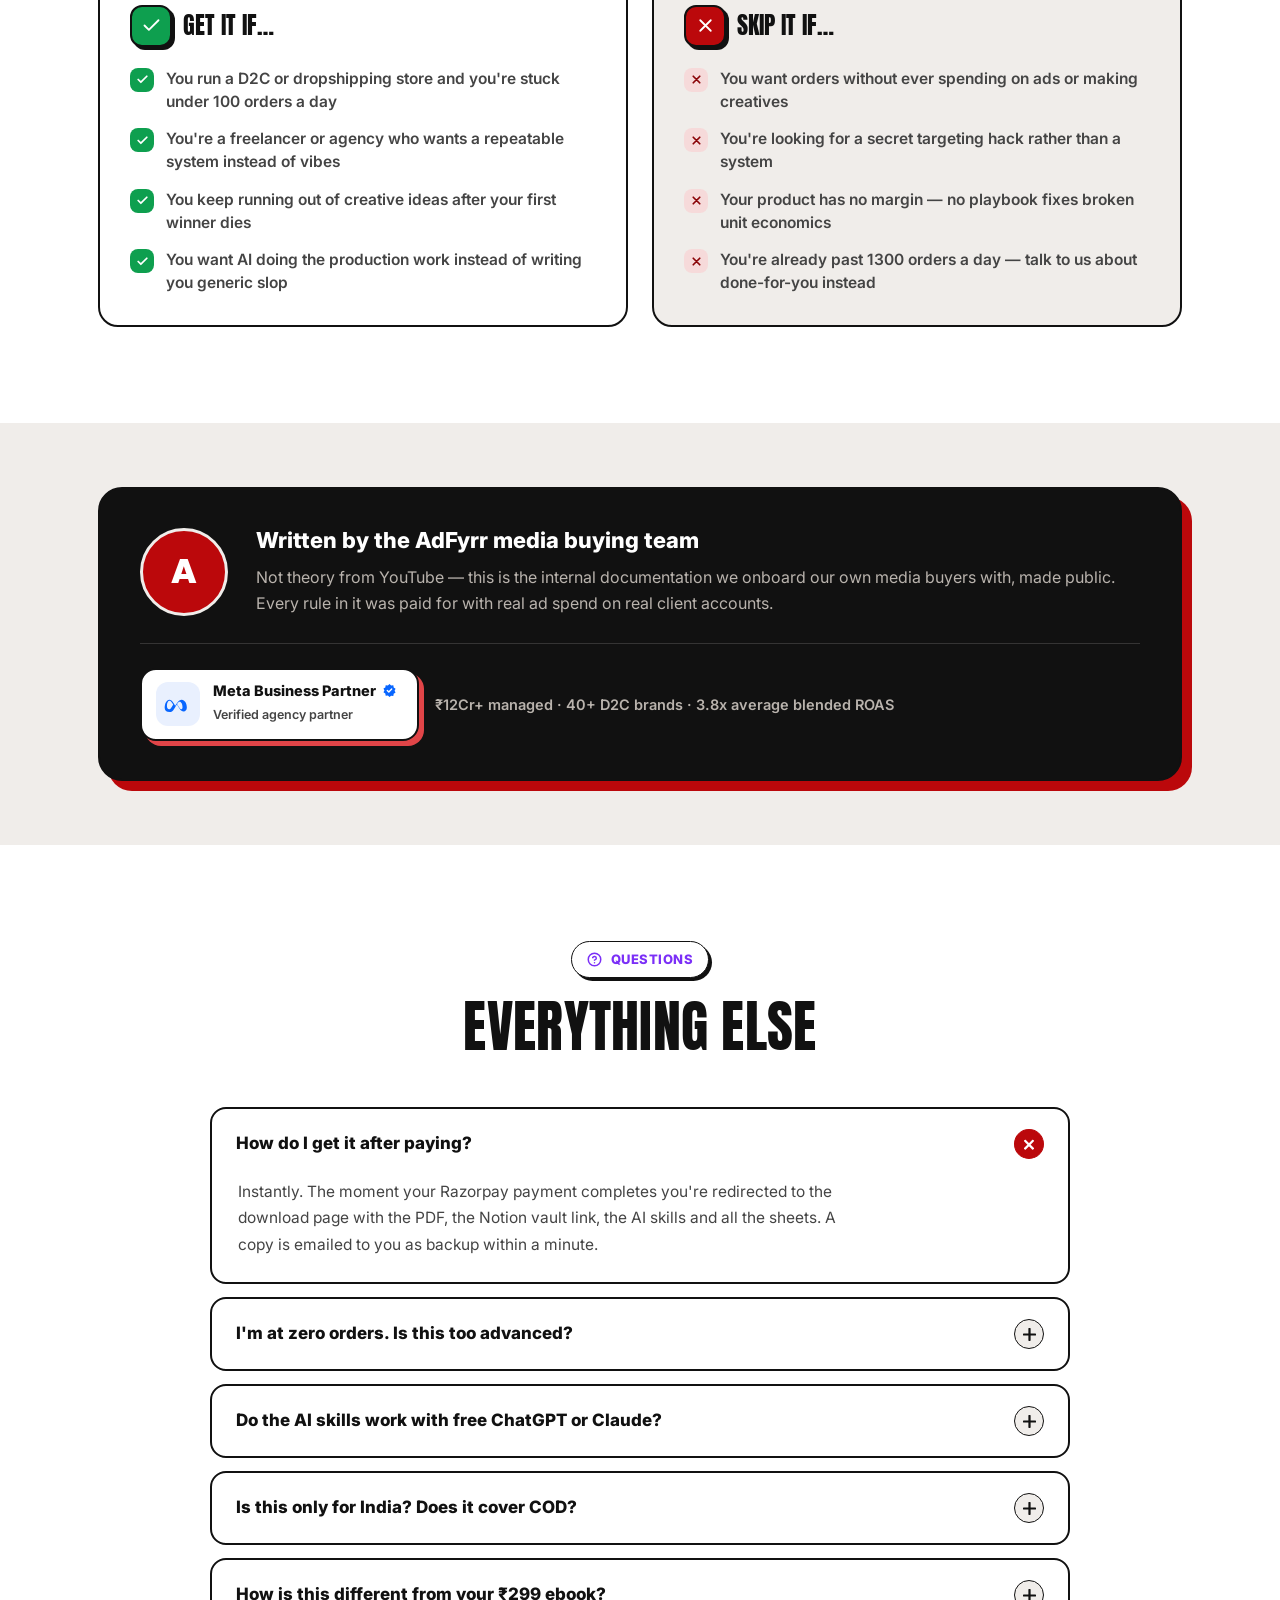
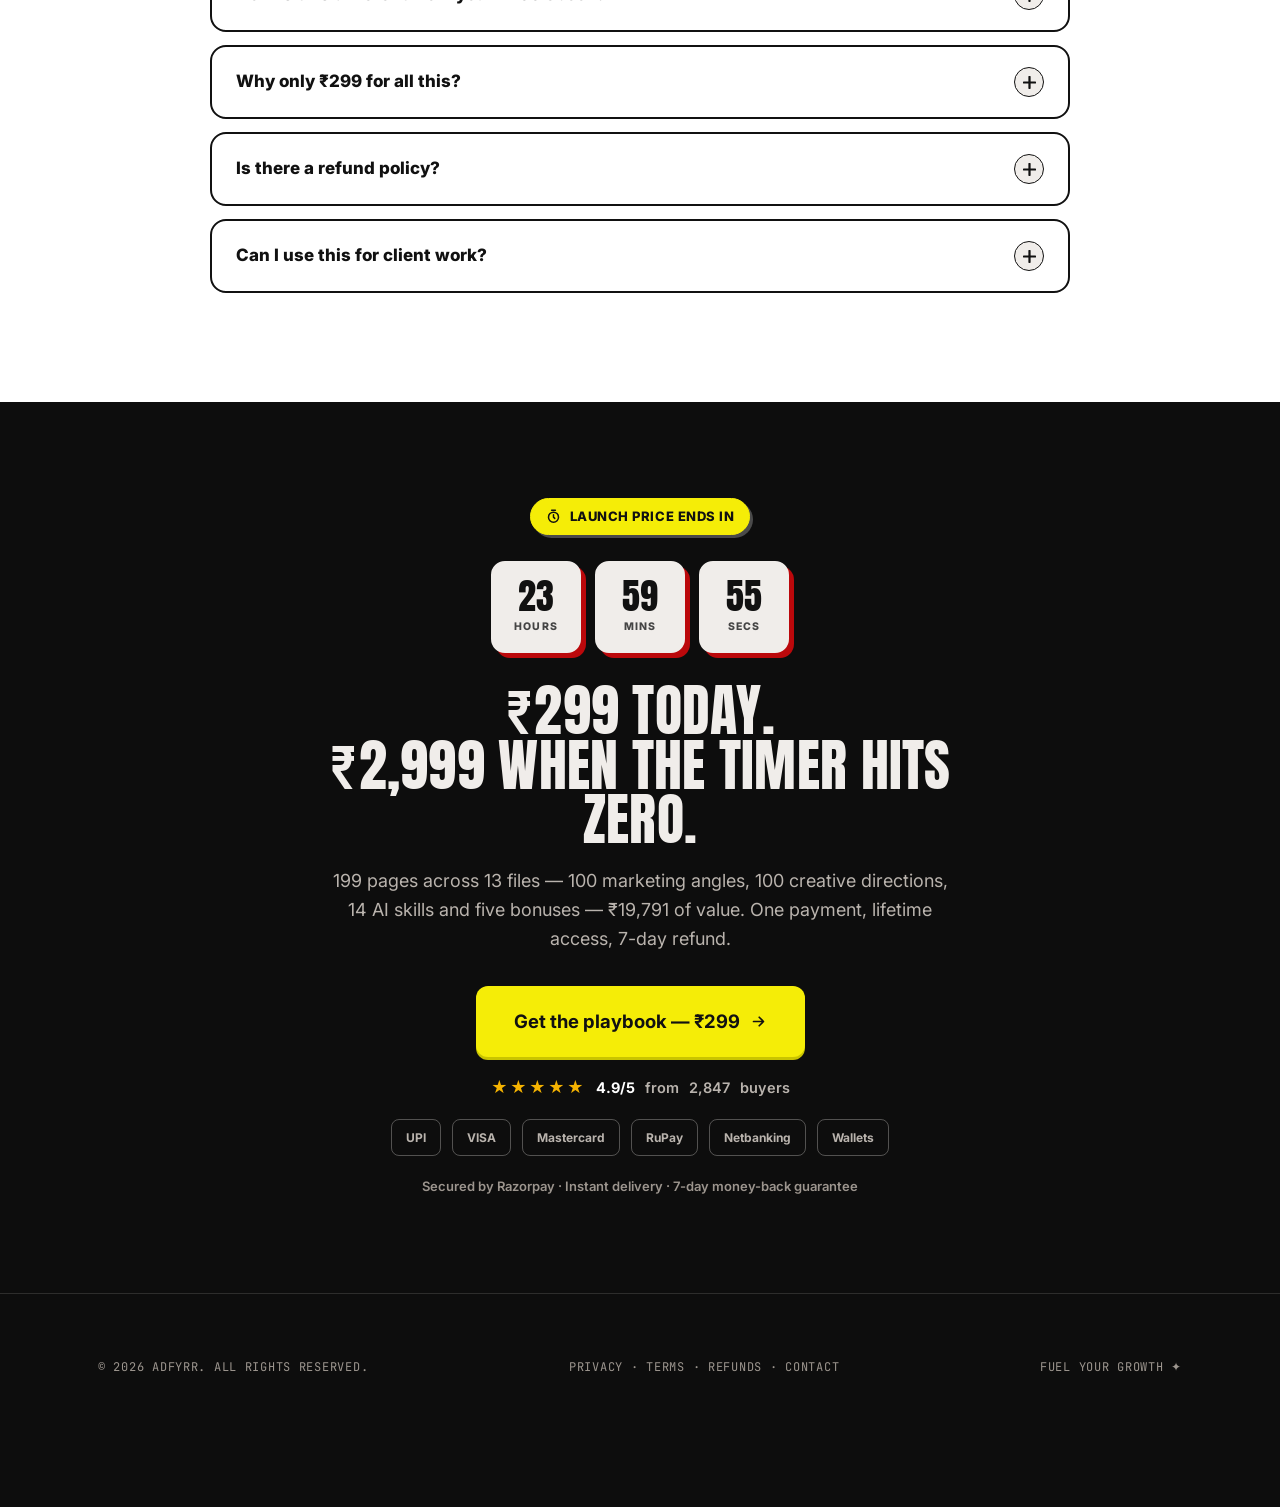
<file: courses/1300-orders-playbook.html>
<!DOCTYPE html>
<html lang="en-IN">
<head>
<meta charset="UTF-8" />
<meta name="viewport" content="width=device-width, initial-scale=1.0" />
<title>0 → 1300 Orders A Day With Meta Ads — ₹299 | AdFyrr</title>
<meta name="description" content="The complete scaling playbook: 100 done-for-you marketing angles, 100 creative directions and a full AI skill set that takes a store from its first order to 1300 orders a day on Meta ads." />
<link rel="canonical" href="https://adfyrr.com/courses/1300-orders-playbook.html" />
<meta property="og:title" content="0 → 1300 Orders A Day With Meta Ads — ₹299" />
<meta property="og:description" content="100 marketing angles, 100 creative directions, 14 AI skills and the exact scaling ladder we run on ₹1cr+/mo of ad spend." />
<link rel="preconnect" href="https://fonts.googleapis.com" />
<link rel="preconnect" href="https://fonts.gstatic.com" crossorigin />
<link href="https://fonts.googleapis.com/css2?family=Anton&family=Inter:wght@400;500;600;700;800;900&family=JetBrains+Mono:wght@400;600;700&family=Poppins:wght@700;800&display=swap" rel="stylesheet" />
<link rel="stylesheet" href="../css/v2.css" />
<link rel="icon" href="../assets/favicon.svg" type="image/svg+xml" />
<style>
/* ============================================================
   0 → 1300 ORDERS PLAYBOOK — sales page
   Friendly multi-colour variant of the AdFyrr V2 system.
   Each section owns a colour so the page stays scannable.
   ============================================================ */
:root{
  --green:#0E9F4F;  --green-t:#E7F6EE;
  --blue:#2563EB;   --blue-t:#E9F0FE;
  --purple:#7B2FF7; --purple-t:#F2EBFE;
  --orange:#F97316; --orange-t:#FEF1E7;
  --pink:#E0218A;   --pink-t:#FCEAF4;
  --sky:#0EA5E9;    --sky-t:#E6F6FD;
}
body{font-size:17px}
.wrap{max-width:1140px}
.sec{padding:96px 0}
.sec-sm{padding:64px 0}

/* soft section tints */
.bg-green{background:var(--green-t)}
.bg-blue{background:var(--blue-t)}
.bg-purple{background:var(--purple-t)}
.bg-orange{background:var(--orange-t)}
.bg-sky{background:var(--sky-t)}
.bg-white{background:#fff}

/* ---------- shared bits ---------- */
.kicker{display:inline-flex;align-items:center;gap:9px;font-size:13px;font-weight:800;letter-spacing:.04em;text-transform:uppercase;padding:7px 15px;border-radius:99px;background:#fff;border:1.5px solid var(--ink);box-shadow:3px 3px 0 var(--ink)}
.kicker svg{width:15px;height:15px}
.k-red{color:var(--red)} .k-green{color:var(--green)} .k-blue{color:var(--blue)}
.k-purple{color:var(--purple)} .k-orange{color:var(--orange)} .k-pink{color:var(--pink)}
.sec-head{max-width:820px;margin-bottom:52px}
.sec-head h2{font-size:clamp(34px,4.8vw,56px);margin:20px 0 18px;line-height:1.02}
.sec-sub{font-size:18px;color:var(--mid);max-width:620px;line-height:1.6}
.sec-dark .sec-sub{color:#B9B3AD}
.center{text-align:center}
.center .sec-head{margin-left:auto;margin-right:auto}
.center .sec-sub{margin-left:auto;margin-right:auto}
.center .kicker{justify-content:center}

/* icon tile */
.ico{width:54px;height:54px;border-radius:15px;display:flex;align-items:center;justify-content:center;flex:none;border:2px solid var(--ink);box-shadow:3px 3px 0 var(--ink)}
.ico svg{width:26px;height:26px;stroke:#fff;fill:none;stroke-width:2.1;stroke-linecap:round;stroke-linejoin:round}
.ico-sm{width:42px;height:42px;border-radius:12px}
.ico-sm svg{width:21px;height:21px}
.i-red{background:var(--red)} .i-green{background:var(--green)} .i-blue{background:var(--blue)}
.i-purple{background:var(--purple)} .i-orange{background:var(--orange)} .i-pink{background:var(--pink)}
.i-sky{background:var(--sky)} .i-ink{background:var(--ink)}
.i-yellow{background:var(--yellow)} .i-yellow svg{stroke:var(--ink)}

/* card */
.card{background:#fff;border:2.5px solid var(--ink);border-radius:20px;padding:30px 28px;transition:transform .2s var(--ease),box-shadow .2s var(--ease)}
.card:hover{transform:translate(-4px,-4px);box-shadow:8px 8px 0 var(--ink)}
.card h3{font-size:20px;font-weight:800;margin:18px 0 10px;line-height:1.25}
.card p{font-size:15.5px;color:var(--mid);line-height:1.62}

/* ============ TOP BAR + NAV ============ */
.offerbar{background:var(--ink);color:#fff;text-align:center;font-size:14px;font-weight:600;padding:11px 16px;position:relative;z-index:60}
.offerbar b{color:var(--yellow);font-variant-numeric:tabular-nums}
.offerbar .dot{display:inline-block;width:8px;height:8px;border-radius:50%;background:#22C55E;margin-right:8px;animation:pulse 1.8s infinite}
@keyframes pulse{0%,100%{opacity:1;box-shadow:0 0 0 0 rgba(34,197,94,.6)}50%{opacity:.6;box-shadow:0 0 0 7px rgba(34,197,94,0)}}
.buynav{position:sticky;top:0;z-index:55;background:rgba(240,237,234,.94);backdrop-filter:blur(12px);-webkit-backdrop-filter:blur(12px);border-bottom:2px solid var(--ink)}
.buynav .nav-in{height:68px}
.buynav .pr{display:flex;align-items:baseline;gap:10px;margin-left:auto;margin-right:18px;font-weight:800}
.buynav .pr s{color:var(--lt);font-weight:600;font-size:14px}
.buynav .pr em{font-style:normal;color:var(--red);font-size:23px;font-family:var(--disp)}
@media(max-width:640px){.buynav .pr{display:none}}

/* ============ HERO ============ */
.chero{padding:52px 0 68px;position:relative;overflow:hidden}
.chero::before{content:'';position:absolute;width:560px;height:560px;border-radius:50%;background:radial-gradient(circle,rgba(245,237,7,.30),transparent 68%);top:-190px;right:-120px;pointer-events:none}
.chero::after{content:'';position:absolute;width:420px;height:420px;border-radius:50%;background:radial-gradient(circle,rgba(37,99,235,.13),transparent 70%);bottom:-200px;left:-160px;pointer-events:none}
.chero-grid{display:grid;grid-template-columns:1.05fr .95fr;gap:52px;align-items:center;position:relative}
@media(max-width:980px){.chero-grid{grid-template-columns:1fr;gap:46px}}
.chero h1{font-family:var(--disp);font-weight:400;text-transform:uppercase;line-height:.94;font-size:clamp(36px,4.5vw,58px);margin:18px 0 18px}
.chero h1 .big{display:block;font-size:1.22em;color:var(--red);position:relative;padding-bottom:.14em}
/* hand-drawn marker sweep under the headline payoff */
.uline{position:absolute;left:-.6%;bottom:0;width:101%;height:.26em;overflow:visible;pointer-events:none}
.uline path{fill:none;stroke:var(--yellow);stroke-linecap:round;stroke-width:11;
  stroke-dasharray:460;stroke-dashoffset:460;animation:draw 1.1s var(--ease) .45s forwards}
.uline path.u2{stroke:var(--ink);stroke-width:3;opacity:.16;animation-delay:.6s}
@keyframes draw{to{stroke-dashoffset:0}}
@media(prefers-reduced-motion:reduce){.uline path{animation:none;stroke-dashoffset:0}}
.chero .lead{font-size:17.5px;color:var(--mid);line-height:1.6;max-width:540px}
.chero .lead b{color:var(--ink)}
.livepill{display:inline-flex;align-items:center;gap:9px;background:#fff;border:2px solid var(--ink);border-radius:99px;padding:7px 16px;font-size:13.5px;font-weight:700;color:var(--ink);box-shadow:3px 3px 0 var(--green)}
.livepill i{width:8px;height:8px;border-radius:50%;background:#22C55E;animation:pulse 1.8s infinite}

.ptag{display:flex;align-items:baseline;gap:14px;flex-wrap:wrap;margin:24px 0 8px}
.ptag .now{font-family:var(--disp);font-size:clamp(44px,5.6vw,58px);color:var(--red);line-height:1}
.ptag s{font-size:24px;color:var(--lt);font-weight:600}
.ptag .off{font-size:13px;font-weight:800;background:var(--yellow);border:2px solid var(--ink);border-radius:99px;padding:7px 15px;box-shadow:3px 3px 0 var(--ink)}
.pnote{font-size:14px;color:var(--mid);font-weight:600;margin-bottom:24px}
.bigbuy{font-size:18.5px;padding:21px 38px;border-radius:12px}
.starline{display:flex;align-items:center;gap:10px;margin-top:18px;font-size:14.5px;color:var(--mid);font-weight:600;flex-wrap:wrap}
.stars{color:#F5B301;letter-spacing:2px;font-size:16px}
.chips{display:flex;gap:10px;flex-wrap:wrap;margin-top:26px}
.chip{display:inline-flex;align-items:center;gap:8px;background:#fff;border:2px solid var(--ink);border-radius:99px;padding:9px 16px;font-size:13.5px;font-weight:700}
.chip svg{width:16px;height:16px;fill:none;stroke-width:2.3;stroke-linecap:round;stroke-linejoin:round}

/* hero visual */
.stackwrap{position:relative;display:flex;justify-content:center;align-items:center;min-height:430px}
.pbook{width:min(300px,78%);aspect-ratio:3/4.1;background:var(--ink);border:3px solid var(--ink);border-radius:8px 18px 18px 8px;position:relative;box-shadow:16px 16px 0 var(--red);transform:rotate(-2.5deg);transition:transform .35s var(--ease);z-index:3}
.pbook:hover{transform:rotate(0) translateY(-8px)}
.pbook::before{content:'';position:absolute;left:15px;top:0;bottom:0;width:3px;background:rgba(240,237,234,.22)}
.pbook .bin{position:absolute;inset:0;padding:30px 24px 24px 40px;display:flex;flex-direction:column}
.pbook .bbrand{font-family:'Poppins',var(--body);font-weight:800;font-size:16px;color:#F0EDEA}
.pbook .bbrand b{color:var(--red-lt)}
.pbook .bkicker{font-size:11px;font-weight:700;letter-spacing:.1em;color:#8C857E;margin-top:24px;text-transform:uppercase}
.pbook .btitle{font-family:var(--disp);font-size:32px;line-height:1;color:#fff;margin-top:10px;text-transform:uppercase}
.pbook .btitle em{font-style:normal;color:var(--yellow);display:block;font-size:1.55em}
.pbook .brule{height:3px;background:var(--red);width:56px;margin:18px 0;border-radius:2px}
.pbook .bsub{font-size:11.5px;color:#B9B3AD;line-height:1.85;font-weight:600}
.pbook .bfoot{margin-top:auto;display:flex;justify-content:space-between;align-items:center;font-size:10px;color:#8C857E;font-weight:700;letter-spacing:.05em}
.pbook .bfoot .bp{background:var(--red);color:#fff;border-radius:6px;padding:5px 10px}
.fcard{position:absolute;border-radius:14px;border:2.5px solid var(--ink);background:#fff;box-shadow:5px 5px 0 var(--ink);padding:11px 14px;font-size:11px;font-weight:800;letter-spacing:.04em;z-index:4;display:flex;align-items:center;gap:10px;animation:bob 5s ease-in-out infinite}
.fcard .cbn{font-family:var(--disp);font-size:24px;line-height:1}
/* Cards sit just OUTSIDE the book so they never cover the cover copy. */
.fcards{display:contents}
.fcard.f1{top:3%;right:-8%;animation-delay:0s}
.fcard.f1 .cbn{color:var(--orange)}
.fcard.f2{bottom:32%;left:-10%;animation-delay:1.2s}
.fcard.f2 .cbn{color:var(--purple)}
.fcard.f3{bottom:5%;right:-7%;background:var(--yellow);animation-delay:2.3s}
.fcard.f3 .cbn{color:var(--ink)}
@keyframes bob{0%,100%{transform:translateY(0)}50%{transform:translateY(-11px)}}
/* Below this width there is no clear margin beside the book, so the cards
   drop into a readable row underneath it instead of floating over it. */
@media(max-width:1100px){
  .stackwrap{flex-direction:column;gap:22px;min-height:0}
  .fcards{display:flex;gap:10px;flex-wrap:wrap;justify-content:center}
  .fcard{position:static;animation:none}
}

/* ============ META PARTNER BADGE ============ */
.mpartner{display:inline-flex;align-items:center;gap:13px;background:#fff;border:2.5px solid var(--ink);border-radius:16px;padding:12px 20px 12px 14px;box-shadow:5px 5px 0 var(--blue)}
.mpartner .mlogo{width:44px;height:44px;border-radius:12px;background:var(--blue-t);display:flex;align-items:center;justify-content:center;flex:none}
.mpartner .mlogo svg{width:30px;height:20px}
.mpartner .mt{font-size:14.5px;font-weight:800;line-height:1.25;color:var(--ink);display:flex;align-items:center;gap:6px}
.mpartner .mt svg{width:15px;height:15px;flex:none}
.mpartner .ms{font-size:12.5px;color:var(--mid);font-weight:600;margin-top:2px}

/* ============ TRUST BAR ============ */
.trust{border-top:2px solid var(--ink);border-bottom:2px solid var(--ink);background:#fff}
.trust .wrap{display:grid;grid-template-columns:repeat(4,1fr);gap:24px;padding-top:34px;padding-bottom:34px}
@media(max-width:820px){.trust .wrap{grid-template-columns:1fr 1fr;gap:28px}}
.tstat{display:flex;align-items:center;gap:14px}
.tstat > span:last-child{display:flex;flex-direction:column;min-width:0}
.tstat .n{font-family:var(--disp);font-size:clamp(26px,3.2vw,34px);line-height:1;display:block}
.tstat .t{font-size:13px;color:var(--mid);font-weight:600;margin-top:5px;line-height:1.3;display:block}
.n-red{color:var(--red)}.n-green{color:var(--green)}.n-blue{color:var(--blue)}.n-purple{color:var(--purple)}

/* ============ PAIN ============ */
.grid3{display:grid;grid-template-columns:repeat(3,1fr);gap:24px}
@media(max-width:900px){.grid3{grid-template-columns:1fr}}
.grid2{display:grid;grid-template-columns:1fr 1fr;gap:24px}
@media(max-width:880px){.grid2{grid-template-columns:1fr}}
.grid4{display:grid;grid-template-columns:repeat(4,1fr);gap:20px}
@media(max-width:980px){.grid4{grid-template-columns:1fr 1fr}}
@media(max-width:560px){.grid4{grid-template-columns:1fr}}

/* ============ WHAT YOU GET ============ */
.getcard{position:relative;background:#fff;border:2.5px solid var(--ink);border-radius:20px;padding:28px 26px;transition:transform .2s var(--ease),box-shadow .2s var(--ease)}
.getcard:hover{transform:translate(-4px,-4px)}
.getcard.c-red:hover{box-shadow:8px 8px 0 var(--red)}
.getcard.c-orange:hover{box-shadow:8px 8px 0 var(--orange)}
.getcard.c-purple:hover{box-shadow:8px 8px 0 var(--purple)}
.getcard.c-blue:hover{box-shadow:8px 8px 0 var(--blue)}
.getcard.c-green:hover{box-shadow:8px 8px 0 var(--green)}
.getcard.c-pink:hover{box-shadow:8px 8px 0 var(--pink)}
.getcard.c-sky:hover{box-shadow:8px 8px 0 var(--sky)}
.getcard.c-ink:hover{box-shadow:8px 8px 0 var(--ink)}
.getcard .gtop{display:flex;align-items:flex-start;justify-content:space-between;gap:12px;margin-bottom:16px}
.getcard .gn{font-family:var(--disp);font-size:38px;line-height:1}
.getcard .gval{font-size:12px;font-weight:800;color:var(--mid);background:var(--cream);border:1.5px solid var(--line);border-radius:99px;padding:5px 11px;white-space:nowrap}
.getcard h3{font-size:18.5px;font-weight:800;margin-bottom:9px;line-height:1.28}
.getcard p{font-size:15px;color:var(--mid);line-height:1.6}
.getcard .gtag{font-size:11.5px;font-weight:800;letter-spacing:.08em;text-transform:uppercase;margin-top:6px}

/* ============ ANGLE CARDS ============ */
.anglegrid{display:grid;grid-template-columns:repeat(3,1fr);gap:18px}
@media(max-width:900px){.anglegrid{grid-template-columns:1fr 1fr}}
@media(max-width:600px){.anglegrid{grid-template-columns:1fr}}
.angle{background:#fff;border:2.5px solid var(--ink);border-radius:18px;padding:22px;display:flex;flex-direction:column;gap:12px;transition:transform .2s var(--ease)}
.angle:hover{transform:translateY(-5px)}
.angle .apill{align-self:flex-start;font-size:11px;font-weight:800;letter-spacing:.06em;text-transform:uppercase;border-radius:99px;padding:5px 12px;color:#fff}
.p-orange{background:var(--orange)}.p-purple{background:var(--purple)}.p-blue{background:var(--blue)}
.p-green{background:var(--green)}.p-pink{background:var(--pink)}.p-red{background:var(--red)}
.p-sky{background:var(--sky)}.p-ink{background:var(--ink)}
.p-yellow{background:var(--yellow);color:var(--ink)}
.angle .aq{font-size:16.5px;font-weight:800;line-height:1.35}
.angle .ap{font-size:13.5px;color:var(--mid);line-height:1.55;background:var(--cream);border-radius:10px;padding:11px 13px;border-left:3px solid var(--line)}
.angle .ap b{color:var(--ink);font-weight:700}
.morebar{margin-top:26px;background:var(--ink);color:#fff;border-radius:16px;padding:22px 26px;display:flex;align-items:center;justify-content:space-between;gap:18px;flex-wrap:wrap}
.morebar .mbt{display:block;font-size:17px;font-weight:800}
.morebar .mbt em{font-style:normal;color:var(--yellow)}
.morebar .mbs{display:block;font-size:14px;color:#B9B3AD;margin-top:5px;line-height:1.5}

/* ============ CREATIVE GRID ============ */
.crgrid{display:grid;grid-template-columns:repeat(4,1fr);gap:16px}
@media(max-width:900px){.crgrid{grid-template-columns:repeat(2,1fr)}}
.cr{border:2.5px solid var(--ink);border-radius:16px;background:#fff;overflow:hidden;transition:transform .2s var(--ease),box-shadow .2s var(--ease)}
.cr:hover{transform:translateY(-5px);box-shadow:6px 6px 0 var(--purple)}
.cr .crv{aspect-ratio:4/5;background:var(--cream2);position:relative;overflow:hidden;border-bottom:2.5px solid var(--ink)}
.cr .crv img{width:100%;height:100%;object-fit:cover;display:block}
.cr .crv .tagx{position:absolute;top:10px;left:10px;z-index:2;font-size:11px;font-weight:800;background:#fff;border:2px solid var(--ink);color:var(--ink);border-radius:99px;padding:3px 9px}
.cr .crn{padding:13px 15px;font-size:14px;font-weight:800;line-height:1.35}
.cr .crn small{display:block;font-size:12px;color:var(--mid);font-weight:600;margin-top:4px}

/* ============ AI SKILLS ============ */
.skillgrid{display:grid;grid-template-columns:repeat(3,1fr);gap:18px}
@media(max-width:900px){.skillgrid{grid-template-columns:1fr 1fr}}
@media(max-width:580px){.skillgrid{grid-template-columns:1fr}}
.skill{background:#fff;border:2.5px solid var(--ink);border-radius:18px;padding:22px;display:flex;gap:15px;align-items:flex-start;transition:transform .2s var(--ease),box-shadow .2s var(--ease)}
.skill:hover{transform:translate(-3px,-3px);box-shadow:6px 6px 0 var(--blue)}
.skill h4{font-size:16.5px;font-weight:800;margin-bottom:6px;line-height:1.3}
.skill p{font-size:14px;color:var(--mid);line-height:1.55}

/* ============ ROADMAP ============ */
.roadmap{display:flex;flex-direction:column;gap:18px;max-width:940px;margin:0 auto}
.step{display:grid;grid-template-columns:auto 1fr;gap:24px;align-items:flex-start;background:#fff;border:2.5px solid var(--ink);border-radius:20px;padding:26px 28px;position:relative;transition:transform .2s var(--ease)}
.step:hover{transform:translateX(5px)}
@media(max-width:640px){.step{grid-template-columns:1fr;gap:16px;padding:22px}}
.step .snum{min-width:96px;padding:14px 14px;border-radius:18px;display:flex;flex-direction:column;align-items:center;justify-content:center;border:2.5px solid var(--ink);color:#fff;flex:none;box-shadow:4px 4px 0 var(--ink);align-self:flex-start}
.step .snum b{font-family:var(--disp);font-size:19px;line-height:1;white-space:nowrap}
.step .snum span{font-size:9px;font-weight:800;letter-spacing:.05em;margin-top:5px;opacity:.9;white-space:nowrap}
.step h3{font-size:20px;font-weight:800;margin-bottom:9px}
.step p{font-size:15.5px;color:var(--mid);line-height:1.6}
.step ul{list-style:none;margin:14px 0 0;padding:0;display:flex;gap:9px;flex-wrap:wrap}
.step li{font-size:12.5px;font-weight:700;background:var(--cream);border:1.5px solid var(--line);border-radius:99px;padding:6px 13px;color:var(--mid)}

/* ============ MODULES ============ */
.modgrid{display:grid;grid-template-columns:1fr 1fr;gap:14px;max-width:940px;margin:0 auto}
@media(max-width:760px){.modgrid{grid-template-columns:1fr}}
.mod{display:flex;gap:14px;align-items:center;background:#fff;border:2px solid var(--ink);border-radius:14px;padding:16px 18px;font-size:15.5px;font-weight:700;line-height:1.35}
.mod .mn{font-family:var(--disp);font-size:19px;color:var(--red);flex:none;width:30px}

/* ============ BONUSES ============ */
.bonus{display:flex;align-items:center;gap:17px;background:#fff;border:2.5px solid var(--ink);border-radius:16px;padding:18px 22px;margin-bottom:13px;transition:transform .18s var(--ease)}
.bonus:hover{transform:translateX(5px)}
.bonus .bt{font-weight:800;font-size:16px;line-height:1.35}
.bonus .bt small{display:block;font-weight:500;color:var(--mid);font-size:13.5px;margin-top:3px}
.bonus .bv{margin-left:auto;font-family:var(--disp);font-size:22px;color:var(--lt);text-decoration:line-through;flex:none}
.valuebox{margin-top:26px;background:var(--yellow);border:2.5px solid var(--ink);border-radius:20px;padding:28px 32px;display:flex;align-items:center;justify-content:space-between;gap:18px;flex-wrap:wrap;box-shadow:8px 8px 0 var(--ink)}
.valuebox .vt{font-weight:800;font-size:18px}
.valuebox .vt small{display:block;font-weight:500;font-size:14px;color:#5A5600;margin-top:4px}
.valuebox .vn{font-family:var(--disp);font-size:clamp(34px,5vw,46px)}
.valuebox .vn s{color:#6b6800;font-size:.58em;margin-right:14px}
.valuebox .vn em{font-style:normal;color:var(--red)}

/* ============ GUARANTEE ============ */
.gbox{display:flex;gap:26px;align-items:center;background:#fff;border:2.5px solid var(--ink);border-radius:22px;padding:34px 38px;box-shadow:8px 8px 0 var(--green)}
@media(max-width:680px){.gbox{flex-direction:column;text-align:center;padding:28px 24px}}
.gbox .gseal{width:104px;height:104px;flex:none;border-radius:50%;background:var(--green);color:#fff;display:flex;flex-direction:column;align-items:center;justify-content:center;border:3px solid var(--ink);text-align:center;box-shadow:4px 4px 0 var(--ink)}
.gbox .gseal b{font-family:var(--disp);font-size:34px;line-height:1}
.gbox .gseal span{font-size:9.5px;font-weight:800;letter-spacing:.06em;margin-top:4px}
.gbox h3{font-family:var(--disp);font-size:28px;text-transform:uppercase;margin-bottom:10px;font-weight:400}
.gbox p{color:var(--mid);font-size:16px;line-height:1.62}

/* ============ TESTIMONIALS ============ */
.testigrid{display:grid;grid-template-columns:repeat(3,1fr);gap:22px}
@media(max-width:960px){.testigrid{grid-template-columns:1fr 1fr}}
@media(max-width:640px){.testigrid{grid-template-columns:1fr}}
.testi{background:#fff;border:2.5px solid var(--ink);border-radius:20px;padding:26px;transition:transform .2s var(--ease),box-shadow .2s var(--ease)}
.testi:hover{transform:translate(-4px,-4px);box-shadow:8px 8px 0 var(--red)}
.testi .stars{margin-bottom:12px}
.testi p{font-size:15px;color:var(--mid);line-height:1.62;margin-bottom:18px}
.testi p b{color:var(--ink);background:var(--yellow);padding:1px 5px;border-radius:3px}
.testi .who{display:flex;gap:12px;align-items:center}
.testi .av{width:42px;height:42px;border-radius:50%;flex:none;display:flex;align-items:center;justify-content:center;color:#fff;font-weight:800;font-size:15px;font-family:'Poppins',var(--body);border:2px solid var(--ink)}
.testi b.nm{display:block;font-size:15px}
.testi small{color:var(--mid);font-size:12.5px;font-weight:600}
.vbadge{display:inline-flex;align-items:center;gap:4px;font-size:11px;font-weight:800;color:var(--green);margin-left:auto;flex:none}
.vbadge svg{width:14px;height:14px;fill:none;stroke:var(--green);stroke-width:3;stroke-linecap:round;stroke-linejoin:round}

/* ============ FOR / NOT FOR ============ */
.forcard{border:2.5px solid var(--ink);border-radius:20px;padding:30px;background:#fff}
.forcard.no{background:var(--cream)}
.forcard h3{font-family:var(--disp);font-size:24px;text-transform:uppercase;margin-bottom:20px;font-weight:400;display:flex;align-items:center;gap:11px}
.forcard ul{list-style:none;margin:0;padding:0;display:flex;flex-direction:column;gap:14px}
.forcard li{display:flex;gap:12px;align-items:flex-start;font-size:15.5px;color:var(--mid);font-weight:600;line-height:1.5}
.forcard .ck{flex:none;width:24px;height:24px;border-radius:8px;display:flex;align-items:center;justify-content:center;margin-top:1px}
.forcard .ck svg{width:13px;height:13px;fill:none;stroke-width:3.2;stroke-linecap:round;stroke-linejoin:round}
.ck.yes{background:var(--green)} .ck.yes svg{stroke:#fff}
.ck.nope{background:#F6DADA} .ck.nope svg{stroke:var(--red-dk)}

/* ============ WHO WROTE IT ============ */
.authorband{background:var(--ink);color:var(--cream);border:2.5px solid var(--ink);border-radius:24px;padding:38px 40px;box-shadow:10px 10px 0 var(--red)}
.authorband .atop{display:grid;grid-template-columns:auto 1fr;gap:28px;align-items:center}
.authorband .aav{width:88px;height:88px;border-radius:50%;background:var(--red);border:3px solid var(--cream);display:flex;align-items:center;justify-content:center;font-family:'Poppins',var(--body);font-weight:800;font-size:34px;color:#fff;flex:none}
.authorband h3{font-size:22px;font-weight:800;color:#fff;margin-bottom:10px;line-height:1.25}
.authorband p{color:#B9B3AD;font-size:16px;line-height:1.65}
.authorband .afoot{display:flex;gap:16px;flex-wrap:wrap;align-items:center;margin-top:26px;padding-top:24px;border-top:1px solid rgba(240,237,234,.16)}
.authorband .afoot .astat{color:#B9B3AD;font-size:14.5px;font-weight:600;line-height:1.5}
@media(max-width:720px){
  .authorband{padding:28px 24px;box-shadow:6px 6px 0 var(--red)}
  .authorband .atop{grid-template-columns:1fr;gap:18px;text-align:center;justify-items:center}
  .authorband .aav{width:72px;height:72px;font-size:28px}
  .authorband h3{font-size:19px}
  .authorband p{font-size:15px}
  .authorband .afoot{justify-content:center;text-align:center}
}

/* ============ FAQ ============ */
.faq-list{max-width:860px;margin:0 auto}
.faq-list details{background:#fff;border:2.5px solid var(--ink);border-radius:16px;margin-bottom:13px;overflow:hidden}
.faq-list summary{display:flex;justify-content:space-between;align-items:center;gap:16px;cursor:pointer;list-style:none;padding:20px 24px;font-weight:800;font-size:17px}
.faq-list summary::-webkit-details-marker{display:none}
.faq-list .pm{flex:none;width:30px;height:30px;border-radius:9px;background:var(--cream);border:2px solid var(--ink);display:flex;align-items:center;justify-content:center;transition:transform .22s var(--ease),background .2s}
.faq-list details[open] .pm{transform:rotate(45deg);background:var(--red)}
.faq-list details[open] .pm svg path{stroke:#fff}
.faq-list .ans{padding:0 24px 22px;color:var(--mid);font-size:15.5px;line-height:1.68}

/* ============ COUNTDOWN + FINAL ============ */
.count{display:flex;gap:14px;justify-content:center;margin:26px 0 30px}
.count > div{background:var(--cream);color:var(--ink);border:2.5px solid var(--cream);border-radius:14px;padding:15px 0;width:90px;text-align:center;box-shadow:5px 5px 0 var(--red)}
.count .cn{font-family:var(--disp);font-size:36px;line-height:1;font-variant-numeric:tabular-nums}
.count .cl{font-size:10.5px;font-weight:800;letter-spacing:.1em;color:var(--mid);margin-top:5px}
.paysafe{font-size:13px;color:var(--lt);margin-top:20px;font-weight:600}
.sec-dark .paysafe{color:#9C958E}
.paylogos{display:flex;gap:11px;justify-content:center;flex-wrap:wrap;margin-top:18px}
.paylogos span{font-size:12px;font-weight:700;border:1.5px solid rgba(240,237,234,.3);border-radius:8px;padding:8px 14px;color:#B9B3AD}

/* ============ FLOATING BAR ============ */
.btn-green{background:var(--green);color:#fff;box-shadow:0 3px 0 #0A7A3C;border:none}
.btn-green:hover{transform:translateY(-2px);box-shadow:0 5px 0 #0A7A3C}
.btn-green:active{transform:translateY(1px);box-shadow:0 1px 0 #0A7A3C}

.floatbar{position:fixed;left:0;right:0;bottom:0;z-index:70;background:#0D0D0D;backdrop-filter:blur(10px);border-top:3px solid var(--red);transform:translateY(130%);transition:transform .35s var(--ease);padding:13px 0 14px}
.floatbar::before{content:'';position:absolute;left:0;right:0;top:-3px;height:3px;background:linear-gradient(90deg,var(--red) 0 34%,var(--yellow) 34% 67%,var(--green) 67% 100%)}
.floatbar.show{transform:none}
.floatbar .fb-in{max-width:1140px;margin:0 auto;padding:0 24px;display:flex;align-items:center;gap:20px}
.floatbar .fb-l{display:flex;flex-direction:column;gap:3px;min-width:0}
.floatbar .fb-t{color:#fff;font-weight:800;font-size:15.5px;white-space:nowrap;overflow:hidden;text-overflow:ellipsis}
.floatbar .fb-p{display:flex;align-items:baseline;gap:10px}
.floatbar .fb-p em{font-style:normal;font-family:var(--disp);font-size:26px;color:var(--yellow);line-height:1}
.floatbar .fb-p s{color:#8C857E;font-size:13.5px}
.floatbar .fb-p .sv{font-size:11px;font-weight:800;background:var(--red);color:#fff;border-radius:6px;padding:4px 9px}
.floatbar .fb-stock{display:flex;align-items:center;gap:6px;font-size:11.5px;font-weight:700;color:#4ADE80;margin-top:1px}
.floatbar .fb-stock i{width:7px;height:7px;border-radius:50%;background:#22C55E;animation:pulse 1.8s infinite}
@media(max-width:640px){.floatbar .fb-stock{display:none}}
.floatbar .fb-r{margin-left:auto;display:flex;flex-direction:column;align-items:center;gap:6px;flex:none}
.floatbar .fb-r .btn{padding:15px 32px;font-size:16.5px;border-radius:11px}
.floatbar .fb-rate{display:flex;align-items:center;gap:7px;font-size:11.5px;font-weight:600;color:#B9B3AD}
.floatbar .fb-rate .stars{font-size:13px;letter-spacing:1px}
@media(max-width:640px){
  .floatbar .fb-in{gap:12px;padding:0 14px}
  .floatbar .fb-t{font-size:12.5px;white-space:normal;line-height:1.25;display:-webkit-box;-webkit-line-clamp:2;-webkit-box-orient:vertical;overflow:hidden}
  .floatbar .fb-p em{font-size:21px}
  .floatbar .fb-r .btn{padding:13px 20px;font-size:15px}
  .floatbar .fb-r .btn svg{display:none}
}
/* very narrow phones: drop the secondary price cues so the rating never collides */
@media(max-width:520px){
  .floatbar .fb-p s,
  .floatbar .fb-rate .bcount{display:none}
  .floatbar .fb-p .sv{font-size:10px;padding:3px 7px}
  .floatbar .fb-r .btn{padding:12px 18px}
}

/* ============ TOAST ============ */
/* Anchored top-left, under the sticky nav — the floating buy bar owns the
   bottom of the viewport, so a bottom-anchored toast collides with it. */
.toast{position:fixed;left:22px;top:86px;z-index:45;background:#fff;border:2.5px solid var(--ink);border-radius:16px;box-shadow:6px 6px 0 var(--green);padding:13px 18px 13px 13px;display:flex;gap:13px;align-items:center;max-width:340px;opacity:0;transform:translateY(-16px) scale(.97);transition:opacity .35s var(--ease),transform .35s var(--ease);pointer-events:none}
.toast.show{opacity:1;transform:none}
.toast .tav{width:44px;height:44px;border-radius:12px;background:var(--green);flex:none;display:flex;align-items:center;justify-content:center}
.toast .tav svg{width:22px;height:22px;fill:none;stroke:#fff;stroke-width:3;stroke-linecap:round;stroke-linejoin:round}
.toast .tt{font-size:14px;line-height:1.4;font-weight:600}
.toast .tm{font-size:11.5px;color:var(--mid);font-weight:600;margin-top:4px;display:flex;align-items:center;gap:6px}
.toast .tm i{width:7px;height:7px;border-radius:50%;background:#22C55E;display:inline-block}
@media(max-width:640px){.toast{left:12px;right:12px;max-width:none;top:78px;padding:11px 14px 11px 11px}}

/* ============ EXIT MODAL ============ */
.exwrap{position:fixed;inset:0;z-index:90;background:rgba(13,13,13,.74);backdrop-filter:blur(4px);display:flex;align-items:center;justify-content:center;padding:22px;opacity:0;pointer-events:none;transition:opacity .28s}
.exwrap.show{opacity:1;pointer-events:auto}
.ex{background:var(--cream);border:3px solid var(--ink);border-radius:24px;box-shadow:12px 12px 0 var(--red);max-width:500px;width:100%;padding:40px 36px 32px;text-align:center;position:relative;transform:scale(.94);transition:transform .28s var(--ease)}
.exwrap.show .ex{transform:none}
.ex .exclose{position:absolute;top:14px;right:16px;width:34px;height:34px;border-radius:10px;border:2px solid var(--line);background:#fff;cursor:pointer;font-size:19px;line-height:1;color:var(--mid)}
.ex .exclose:hover{background:var(--ink);color:#fff;border-color:var(--ink)}
.ex h3{font-family:var(--disp);font-size:clamp(30px,6vw,42px);text-transform:uppercase;line-height:1;margin:14px 0 14px}
.ex p{font-size:15.5px;color:var(--mid);line-height:1.6;margin-bottom:22px}
.ex .code{display:inline-flex;align-items:center;gap:10px;background:var(--yellow);border:2.5px dashed var(--ink);border-radius:14px;padding:15px 26px;font-weight:800;font-size:21px;letter-spacing:.12em;margin-bottom:22px}
.ex .exsmall{font-size:12px;color:var(--lt);margin-top:16px;font-weight:600}
.ex .exno{display:block;margin:14px auto 0;font-size:13px;color:var(--lt);text-decoration:underline;cursor:pointer;background:none;border:none;font-family:var(--body)}

@media(prefers-reduced-motion:reduce){
  .fcard,.livepill i,.offerbar .dot{animation:none}
  .toast,.floatbar,.exwrap,.ex,.step,.bonus{transition:none}
}
</style>
<script src="../js/pixel.js"></script>
</head>
<body data-pixel-page="sales">

<div class="offerbar"><span class="dot"></span>Launch price <b>₹299</b> — goes back to ₹2,999 in <b><span data-cd>--:--:--</span></b></div>

<nav class="buynav">
  <div class="wrap nav-in">
    <a class="logo" href="../index.html"><span class="word">Ad<b>Fyrr</b></span></a>
    <span class="pr"><s>₹2,999</s> <em>₹299</em></span>
    <a class="btn btn-red nav-cta js-buy" href="#buy">Get instant access</a>
  </div>
</nav>

<!-- ============ HERO ============ -->
<section class="chero">
  <div class="wrap chero-grid">
    <div>
      <span class="livepill rv"><i></i> <span data-live>127</span> people reading this right now</span>
      <h1 class="rv rv-d1">From your first order to<span class="big">1300 orders a day<svg class="uline" viewBox="0 0 460 20" preserveAspectRatio="none" aria-hidden="true"><path d="M6 13.5C82 6.5 168 3.8 246 6.2c58 1.8 118 5.6 208 2.1"/><path class="u2" d="M10 18C88 11.6 174 9 250 11.2c56 1.6 116 5 200 1.6"/></svg></span></h1>
      <p class="lead rv rv-d2">The complete Meta ads scaling playbook — with <b>100 marketing angles</b>, <b>100 creative directions</b> and a <b>full AI skill set</b> that writes your angles, hooks and ad copy for you. Everything we run on ₹1cr+/month of client ad spend, in one place.</p>

      <div class="ptag rv rv-d2">
        <span class="now num-mono">₹299</span>
        <s class="num-mono">₹2,999</s>
        <span class="off">Save 90% today</span>
      </div>
      <p class="pnote rv rv-d3">One-time payment · Lifetime access · Instant download</p>

      <a class="btn btn-red bigbuy js-buy rv rv-d3" href="#buy">Get the playbook — ₹299 <svg viewBox="0 0 24 24" fill="none" stroke="currentColor" stroke-width="2.4" stroke-linecap="round" stroke-linejoin="round"><path d="M5 12h14M13 6l6 6-6 6"/></svg></a>

      <div class="starline rv rv-d4"><span class="stars">★★★★★</span> <b>4.9/5</b> from <span data-buyers>2,847</span> buyers · 7-day money-back guarantee</div>

      <div class="chips rv rv-d4">
        <span class="chip"><svg viewBox="0 0 24 24" stroke="#BB080B"><path d="M14 2H6a2 2 0 0 0-2 2v16a2 2 0 0 0 2 2h12a2 2 0 0 0 2-2V8z"/><path d="M14 2v6h6"/></svg> 199 pages, 13 files</span>
        <span class="chip"><svg viewBox="0 0 24 24" stroke="#F97316"><path d="M13 2 4 14h6l-1 8 9-12h-6l1-8Z"/></svg> 100 angles</span>
        <span class="chip"><svg viewBox="0 0 24 24" stroke="#7B2FF7"><rect x="3" y="3" width="18" height="18" rx="2"/><path d="M3 9h18M9 21V9"/></svg> 100 creatives</span>
        <span class="chip"><svg viewBox="0 0 24 24" stroke="#2563EB"><circle cx="12" cy="12" r="3"/><path d="M12 2v3M12 19v3M2 12h3M19 12h3M4.9 4.9l2.1 2.1M17 17l2.1 2.1M19.1 4.9 17 7M7 17l-2.1 2.1"/></svg> 14 AI skills</span>
      </div>
    </div>

    <div class="stackwrap rv rv-d2">
      <div class="pbook">
        <div class="bin">
          <div class="bbrand">Ad<b>Fyrr</b></div>
          <div class="bkicker">The Meta ads scaling system</div>
          <div class="btitle">0 to <em>1300</em> orders a day</div>
          <div class="brule"></div>
          <div class="bsub">100 marketing angles<br>100 creative directions<br>14 AI skills · 9 SOPs</div>
          <div class="bfoot"><span>199 PAGES · 13 FILES</span><span class="bp">₹299</span></div>
        </div>
      </div>
      <div class="fcards">
        <div class="fcard f1"><span class="cbn">100</span>Angles</div>
        <div class="fcard f2"><span class="cbn">100</span>Creatives</div>
        <div class="fcard f3"><span class="cbn">14</span>AI skills</div>
      </div>
    </div>
  </div>

  <div class="wrap rv rv-d4" style="margin-top:44px">
    <div class="mpartner">
      <span class="mlogo">
        <svg viewBox="0 0 36 24" fill="none"><path d="M2 16.5c0-5 2.4-9.5 5.6-9.5 1.9 0 3.2 1.2 5 3.9.6.9 1.3 2 2 3.2.9-1.4 1.6-2.5 2.3-3.4 2-2.7 3.5-3.7 5.6-3.7 3.4 0 6.1 4.4 6.1 9.3 0 2.9-1.5 4.7-3.9 4.7-1.8 0-3.2-.9-5-3.6l-2.4-3.8-.7-1.1-.6 1c-.4.6-.8 1.3-1.2 2l-1.3 2.1c-2 3.1-3.4 4.1-5.4 4.1C4 21.7 2 19.7 2 16.5Zm5.3 1.8c1 0 1.7-.5 3-2.5l1.3-2.1.6-1-1-1.6c-1.6-2.5-2.4-3.1-3.5-3.1-1.6 0-3 2.4-3 6 0 2.6 1 4.3 2.6 4.3Zm14.3-.1c1.1 0 1.8-.8 1.8-2.4 0-3.5-1.6-6.4-3.4-6.4-1 0-1.9.7-3.2 2.6l1.5 2.4c1.9 3 2.5 3.8 3.3 3.8Z" fill="#0866FF"/></svg>
      </span>
      <span>
        <span class="mt">Meta Business Partner
          <svg viewBox="0 0 24 24" fill="#0866FF"><path d="M12 1.5 14.6 4l3.5-.3.6 3.5 3 1.9-1.6 3.1 1.6 3.1-3 1.9-.6 3.5-3.5-.3L12 22.5 9.4 20l-3.5.3-.6-3.5-3-1.9L3.9 12 2.3 8.9l3-1.9.6-3.5L9.4 4 12 1.5Z"/><path d="m8.5 12 2.4 2.4 4.6-4.8" stroke="#fff" stroke-width="2.2" fill="none" stroke-linecap="round" stroke-linejoin="round"/></svg>
        </span>
        <span class="ms">Verified agency partner · ₹12Cr+ in managed ad spend</span>
      </span>
    </div>
  </div>
</section>

<!-- ============ TRUST BAR ============ -->
<section class="trust">
  <div class="wrap">
    <div class="tstat rv"><span class="ico ico-sm i-red"><svg viewBox="0 0 24 24"><path d="M12 1v22M17 5H9.5a3.5 3.5 0 0 0 0 7h5a3.5 3.5 0 0 1 0 7H6"/></svg></span><span><span class="n n-red">₹<span data-count="12">0</span>Cr+</span><span class="t">Ad spend managed</span></span></div>
    <div class="tstat rv rv-d1"><span class="ico ico-sm i-green"><svg viewBox="0 0 24 24"><path d="M3 17 9 11l4 4 8-8"/><path d="M15 7h6v6"/></svg></span><span><span class="n n-green"><span data-count="3.8" data-dec="1">0</span>x</span><span class="t">Average blended ROAS</span></span></div>
    <div class="tstat rv rv-d2"><span class="ico ico-sm i-blue"><svg viewBox="0 0 24 24"><path d="M3 21V8l9-5 9 5v13"/><path d="M9 21v-6h6v6"/></svg></span><span><span class="n n-blue"><span data-count="40">0</span>+</span><span class="t">D2C brands scaled</span></span></div>
    <div class="tstat rv rv-d3"><span class="ico ico-sm i-purple"><svg viewBox="0 0 24 24"><path d="M16 21v-2a4 4 0 0 0-4-4H6a4 4 0 0 0-4 4v2"/><circle cx="9" cy="7" r="4"/><path d="M22 21v-2a4 4 0 0 0-3-3.9"/></svg></span><span><span class="n n-purple">2,847</span><span class="t">Playbook owners</span></span></div>
  </div>
</section>

<!-- ============ PAIN ============ -->
<section class="sec bg-orange">
  <div class="wrap center">
    <div class="sec-head">
      <span class="kicker k-orange rv"><svg viewBox="0 0 24 24" fill="none" stroke="currentColor" stroke-width="2.4" stroke-linecap="round" stroke-linejoin="round"><path d="M12 9v4M12 17h.01"/><path d="M10.3 3.9 1.8 18a2 2 0 0 0 1.7 3h17a2 2 0 0 0 1.7-3L13.7 3.9a2 2 0 0 0-3.4 0Z"/></svg> Why most stores stall</span>
      <h2 class="disp">Nobody stalls at 1300.<br>They stall at <span class="hl"><i>30</i></span>.</h2>
      <p class="sec-sub">Your first orders come from luck plus one good creative. Getting to 1300 a day is a system. Here's where it breaks — and it's the same three places every time.</p>
    </div>
    <div class="grid3" style="text-align:left">
      <div class="card rv">
        <span class="ico i-red"><svg viewBox="0 0 24 24"><path d="M9.7 17h4.6M10 21h4"/><path d="M12 3a6 6 0 0 0-4 10.5c.6.6 1 1.4 1 2.2V17h6v-1.3c0-.8.4-1.6 1-2.2A6 6 0 0 0 12 3Z"/><path d="m4 4 1.5 1.5M20 4l-1.5 1.5"/></svg></span>
        <h3>You run out of ideas, not budget</h3>
        <p>One angle worked, so you made twelve versions of it. Frequency climbs, CTR drops, CPA doubles. That's an <b>angle problem</b>, not a budget problem.</p>
      </div>
      <div class="card rv rv-d1">
        <span class="ico i-purple"><svg viewBox="0 0 24 24"><path d="M3 3v18h18"/><path d="m7 12 3 3 4-6 4 4"/><path d="M18 19v2M21 19v2"/></svg></span>
        <h3>You scale by raising budgets</h3>
        <p>You tripled the budget on a winner and ROAS collapsed overnight. Meta resets learning, delivery drifts to worse placements, winner dead by Thursday. <b>Scaling has rules.</b></p>
      </div>
      <div class="card rv rv-d2">
        <span class="ico i-blue"><svg viewBox="0 0 24 24"><rect x="2" y="7" width="14" height="12" rx="2"/><path d="m22 9-6 3 6 3V9Z"/><path d="M6 3h6"/></svg></span>
        <h3>You can't produce fast enough</h3>
        <p>At 1300 orders a day you need 30–40 new creatives a week. Hiring for that costs ₹1L+/month. With a properly built <b>AI stack it takes two hours</b>.</p>
      </div>
    </div>
  </div>
</section>

<!-- ============ WHAT YOU GET ============ -->
<section class="sec bg-white">
  <div class="wrap center">
    <div class="sec-head">
      <span class="kicker k-red rv"><svg viewBox="0 0 24 24" fill="none" stroke="currentColor" stroke-width="2.4" stroke-linecap="round" stroke-linejoin="round"><rect x="3" y="8" width="18" height="13" rx="2"/><path d="M12 8v13M3 12h18"/><path d="M12 8S9 3 6.5 4.5 8 8 12 8Zm0 0s3-5 5.5-3.5S16 8 12 8Z"/></svg> Everything inside</span>
      <h2 class="disp">Not a course.<br>A <span class="hl"><i>working kit</i></span>.</h2>
      <p class="sec-sub">Eight things you can open tonight and use tomorrow morning. No 40-hour video library you'll never finish.</p>
    </div>
    <div class="grid4" style="text-align:left">
      <div class="getcard c-red rv"><div class="gtop"><span class="ico i-red"><svg viewBox="0 0 24 24"><path d="M4 19.5A2.5 2.5 0 0 1 6.5 17H20"/><path d="M6.5 2H20v20H6.5A2.5 2.5 0 0 1 4 19.5v-15A2.5 2.5 0 0 1 6.5 2Z"/></svg></span><span class="gval">₹2,999</span></div><span class="gn n-red">199</span><div class="gtag k-red">Pages · 13 files</div><h3>The 0→1300 Playbook</h3><p>Twelve modules taking a store from its first campaign to defending CAC at ₹5L/day.</p></div>

      <div class="getcard c-orange rv rv-d1"><div class="gtop"><span class="ico i-orange"><svg viewBox="0 0 24 24"><path d="M13 2 4 14h6l-1 8 9-12h-6l1-8Z"/></svg></span><span class="gval">₹1,999</span></div><span class="gn" style="color:var(--orange)">100</span><div class="gtag k-orange">Done-for-you prompts</div><h3>The Marketing Angle Vault</h3><p>100 proven angles, each with a copy-paste AI prompt that rewrites it for your product.</p></div>

      <div class="getcard c-purple rv rv-d2"><div class="gtop"><span class="ico i-purple"><svg viewBox="0 0 24 24"><rect x="3" y="3" width="18" height="18" rx="2"/><circle cx="8.5" cy="8.5" r="1.5"/><path d="m21 15-5-5L5 21"/></svg></span><span class="gval">₹1,999</span></div><span class="gn" style="color:var(--purple)">100</span><div class="gtag k-purple">Creative directions</div><h3>Creative Direction Library</h3><p>100 ad formats with layout, hook line, shot list and the metric each one moves.</p></div>

      <div class="getcard c-blue rv rv-d3"><div class="gtop"><span class="ico i-blue"><svg viewBox="0 0 24 24"><circle cx="12" cy="12" r="3"/><path d="M12 2v3M12 19v3M2 12h3M19 12h3M4.9 4.9 7 7M17 17l2.1 2.1M19.1 4.9 17 7M7 17l-2.1 2.1"/></svg></span><span class="gval">₹4,999</span></div><span class="gn n-blue">14</span><div class="gtag k-blue">AI skills · Claude + GPT</div><h3>The AI Skill Set</h3><p>Turns one product URL into angles, hooks, scripts, ad copy and creative briefs.</p></div>

      <div class="getcard c-green rv"><div class="gtop"><span class="ico i-green"><svg viewBox="0 0 24 24"><path d="M9 11H5a2 2 0 0 0-2 2v6a2 2 0 0 0 2 2h4M15 3h4a2 2 0 0 1 2 2v14a2 2 0 0 1-2 2h-4"/><path d="M9 3h6v18H9z"/></svg></span><span class="gval">₹999</span></div><span class="gn n-green">9</span><div class="gtag k-green">Step-by-step SOPs</div><h3>The Scaling Ladder SOPs</h3><p>Operating procedures for every rung: testing, the 20% rule, CBO consolidation, geo splits.</p></div>

      <div class="getcard c-sky rv rv-d1"><div class="gtop"><span class="ico i-sky"><svg viewBox="0 0 24 24"><rect x="3" y="3" width="18" height="18" rx="2"/><path d="M3 9h18M9 21V9"/><path d="m13 14 2 2 3-4"/></svg></span><span class="gval">₹799</span></div><span class="gn" style="color:var(--sky)">4</span><div class="gtag" style="color:var(--sky)">Google Sheets</div><h3>The Numbers Pack</h3><p>Break-even calculator, margin model, testing tracker and a daily scale/kill sheet.</p></div>

      <div class="getcard c-pink rv rv-d2"><div class="gtop"><span class="ico i-pink"><svg viewBox="0 0 24 24"><path d="M3 7h13v10H3z"/><path d="M16 10h3.5L22 13v4h-6"/><circle cx="7" cy="19" r="2"/><circle cx="18" cy="19" r="2"/></svg></span><span class="gval">₹999</span></div><span class="gn" style="color:var(--pink)">01</span><div class="gtag k-pink">India-specific</div><h3>The COD &amp; RTO Playbook</h3><p>Cutting RTO from 35% to under 18% — and why your "profitable" COD ROAS is lying.</p></div>

      <div class="getcard c-ink rv rv-d3"><div class="gtop"><span class="ico i-ink"><svg viewBox="0 0 24 24"><path d="M21 2v6h-6"/><path d="M3 12a9 9 0 0 1 15-6.7L21 8"/><path d="M3 22v-6h6"/><path d="M21 12a9 9 0 0 1-15 6.7L3 16"/></svg></span><span class="gval">₹999</span></div><span class="gn">∞</span><div class="gtag">Lifetime</div><h3>Updates + Angle Drops</h3><p>Every revision plus new angles and creatives as we test them on live client accounts.</p></div>
    </div>
  </div>
</section>

<!-- ============ ANGLE VAULT ============ -->
<section class="sec">
  <div class="wrap center">
    <div class="sec-head">
      <span class="kicker k-orange rv"><svg viewBox="0 0 24 24" fill="none" stroke="currentColor" stroke-width="2.4" stroke-linecap="round" stroke-linejoin="round"><path d="M13 2 4 14h6l-1 8 9-12h-6l1-8Z"/></svg> Deliverable 02</span>
      <h2 class="disp">100 marketing angles,<br>already <span class="hl"><i>done for you</i></span></h2>
      <p class="sec-sub">Every angle comes with the psychology behind it and a ready AI prompt. You never stare at a blank Ads Manager again. Here are six of them.</p>
    </div>
    <div class="anglegrid" style="text-align:left">
      <div class="angle rv"><span class="apill p-orange">Price anchor</span><span class="aq">"The ₹2,000 problem you're solving for ₹399"</span><span class="ap"><b>Prompt:</b> rewrite this price-anchor angle for [PRODUCT] using what the customer already spends every month…</span></div>
      <div class="angle rv rv-d1"><span class="apill p-purple">POV / UGC</span><span class="aq">"I bought it so you don't have to guess"</span><span class="ap"><b>Prompt:</b> write a first-person, tested-it-myself script for [PRODUCT] in six beats with a sound-off hook…</span></div>
      <div class="angle rv rv-d2"><span class="apill p-blue">Contrarian</span><span class="aq">"Everyone said X. They were wrong."</span><span class="ap"><b>Prompt:</b> identify the loudest myth in [CATEGORY] and build a contrarian hook that earns the click…</span></div>
      <div class="angle rv"><span class="apill p-green">Social proof</span><span class="aq">"Sent to 4,000 people. Here's what they said."</span><span class="ap"><b>Prompt:</b> build a proof-stack ad from [REVIEWS] that opens on the strongest result, not the product…</span></div>
      <div class="angle rv rv-d1"><span class="apill p-pink">Disqualify</span><span class="aq">"Don't buy this if you're happy with ___"</span><span class="ap"><b>Prompt:</b> write a disqualifying angle that filters out bad-fit buyers and raises perceived value…</span></div>
      <div class="angle rv rv-d2"><span class="apill p-red">Mechanism</span><span class="aq">"Why this works when nothing else did"</span><span class="ap"><b>Prompt:</b> extract the unique mechanism behind [PRODUCT] and dramatise it in fifteen seconds…</span></div>
    </div>
    <div class="morebar rv" style="text-align:left">
      <span><span class="mbt">+ <em>94 more angles</em> in the vault</span><span class="mbs">Pain, identity, mechanism, objection-kill, seasonal, founder-story and more — all with prompts.</span></span>
      <a class="btn btn-yellow js-buy" href="#buy">Unlock the vault <svg viewBox="0 0 24 24" fill="none" stroke="currentColor" stroke-width="2.4" stroke-linecap="round" stroke-linejoin="round"><path d="M5 12h14M13 6l6 6-6 6"/></svg></a>
    </div>
  </div>
</section>

<!-- ============ CREATIVE DIRECTIONS ============ -->
<section class="sec bg-purple">
  <div class="wrap center">
    <div class="sec-head">
      <span class="kicker k-purple rv"><svg viewBox="0 0 24 24" fill="none" stroke="currentColor" stroke-width="2.4" stroke-linecap="round" stroke-linejoin="round"><rect x="3" y="3" width="18" height="18" rx="2"/><circle cx="8.5" cy="8.5" r="1.5"/><path d="m21 15-5-5L5 21"/></svg> Deliverable 03</span>
      <h2 class="disp">100 creative directions<br>with the <span class="hl"><i>shot list</i></span> included</h2>
      <p class="sec-sub">Not "make a UGC video". Each direction gives you the layout, the first three seconds, the on-screen text and the metric it's built to move.</p>
    </div>
    <div class="crgrid" style="text-align:left">
      <div class="cr rv"><div class="crv"><span class="tagx">01</span><img src="../assets/creatives/adc-1.jpg" alt="Before and after split-screen ad creative" /></div><div class="crn">Split-screen before/after<small>Built for CTR · cold traffic</small></div></div>
      <div class="cr rv rv-d1"><div class="crv"><span class="tagx">02</span><img src="../assets/creatives/adc-2.jpg" alt="Founder to camera ad creative" /></div><div class="crn">Founder to camera<small>Built for trust · mid funnel</small></div></div>
      <div class="cr rv rv-d2"><div class="crv"><span class="tagx">03</span><img src="../assets/creatives/adc-3.jpg" alt="Price teardown ad creative" /></div><div class="crn">Price teardown on screen<small>Built for CVR · cold traffic</small></div></div>
      <div class="cr rv rv-d3"><div class="crv"><span class="tagx">04</span><img src="../assets/creatives/adc-4.jpg" alt="Comment reply hook ad creative" /></div><div class="crn">Comment-reply hook<small>Built for hook rate</small></div></div>
      <div class="cr rv"><div class="crv"><span class="tagx">05</span><img src="../assets/creatives/adc-5.jpg" alt="Unboxing ad creative" /></div><div class="crn">Unboxing, 3-second payoff<small>Built for thumbstop</small></div></div>
      <div class="cr rv rv-d1"><div class="crv"><span class="tagx">06</span><img src="../assets/creatives/adc-6.jpg" alt="Three reason listicle ad creative" /></div><div class="crn">3-reason listicle static<small>Built for cheap CPMs</small></div></div>
      <div class="cr rv rv-d2"><div class="crv"><span class="tagx">07</span><img src="../assets/creatives/adc-7.jpg" alt="Review screenshot collage ad creative" /></div><div class="crn">Review-screenshot collage<small>Built for retargeting</small></div></div>
      <div class="cr rv rv-d3"><div class="crv"><span class="tagx">08</span><img src="../assets/creatives/adc-8.jpg" alt="Us versus them comparison ad creative" /></div><div class="crn">Us vs them comparison<small>Built for CVR · mid funnel</small></div></div>
    </div>
    <div style="margin-top:36px">
      <p style="font-size:15px;font-weight:700;color:var(--mid);margin-bottom:22px">+ 92 more directions across static, video, UGC, carousel and catalogue</p>
      <a class="btn btn-red bigbuy js-buy rv" href="#buy">Unlock all 100 — ₹299 <svg viewBox="0 0 24 24" fill="none" stroke="currentColor" stroke-width="2.4" stroke-linecap="round" stroke-linejoin="round"><path d="M5 12h14M13 6l6 6-6 6"/></svg></a>
    </div>
  </div>
</section>

<!-- ============ AI SKILL SET ============ -->
<section class="sec bg-blue">
  <div class="wrap center">
    <div class="sec-head">
      <span class="kicker k-blue rv"><svg viewBox="0 0 24 24" fill="none" stroke="currentColor" stroke-width="2.4" stroke-linecap="round" stroke-linejoin="round"><circle cx="12" cy="12" r="3"/><path d="M12 2v3M12 19v3M2 12h3M19 12h3M4.9 4.9 7 7M17 17l2.1 2.1M19.1 4.9 17 7M7 17l-2.1 2.1"/></svg> Deliverable 04 — the unfair part</span>
      <h2 class="disp">A full AI skill set that makes<br>a <span class="hl"><i>week of creative</i></span> in an hour</h2>
      <p class="sec-sub">Fourteen pre-built skills for Claude and ChatGPT. Paste your product URL once — they hold your brand voice, offer and customer, then turn out angles, hooks, scripts and briefs on demand.</p>
    </div>
    <div class="skillgrid" style="text-align:left">
      <div class="skill rv"><span class="ico ico-sm i-orange"><svg viewBox="0 0 24 24"><path d="M13 2 4 14h6l-1 8 9-12h-6l1-8Z"/></svg></span><div><h4>Angle Generator</h4><p>Reads your product page and reviews, returns 20 fresh angles ranked by likely CTR.</p></div></div>
      <div class="skill rv rv-d1"><span class="ico ico-sm i-red"><svg viewBox="0 0 24 24"><path d="M3 11v3a1 1 0 0 0 1 1h2l4 4V6L6 10H4a1 1 0 0 0-1 1Z"/><path d="M16 9a4 4 0 0 1 0 6"/></svg></span><div><h4>Hook Writer</h4><p>15 three-second hooks per angle, written for sound-off viewing with on-screen text.</p></div></div>
      <div class="skill rv rv-d2"><span class="ico ico-sm i-purple"><svg viewBox="0 0 24 24"><rect x="2" y="7" width="14" height="12" rx="2"/><path d="m22 9-6 3 6 3V9Z"/></svg></span><div><h4>UGC Script Writer</h4><p>Creator scripts with shot list, timing and delivery notes. Send it straight to a creator.</p></div></div>
      <div class="skill rv"><span class="ico ico-sm i-green"><svg viewBox="0 0 24 24"><path d="M4 19.5A2.5 2.5 0 0 1 6.5 17H20"/><path d="M6.5 2H20v20H6.5A2.5 2.5 0 0 1 4 19.5v-15A2.5 2.5 0 0 1 6.5 2Z"/></svg></span><div><h4>Primary Text &amp; Headlines</h4><p>Five copy variants per creative in the framework that fits — PAS, AIDA, story, proof.</p></div></div>
      <div class="skill rv rv-d1"><span class="ico ico-sm i-blue"><svg viewBox="0 0 24 24"><circle cx="11" cy="11" r="7"/><path d="m21 21-4.3-4.3"/></svg></span><div><h4>Competitor Teardown</h4><p>Paste an Ad Library link. Get their angle map, longest-running ads and the gaps.</p></div></div>
      <div class="skill rv rv-d2"><span class="ico ico-sm i-pink"><svg viewBox="0 0 24 24"><path d="M6 3h12l3 6-9 12L3 9z"/><path d="M3 9h18"/></svg></span><div><h4>Offer Architect</h4><p>Rebuilds your offer with bundles, guarantees and price framing until the maths clears.</p></div></div>
      <div class="skill rv"><span class="ico ico-sm i-sky"><svg viewBox="0 0 24 24"><rect x="3" y="3" width="18" height="18" rx="2"/><path d="M3 9h18M9 21V9"/></svg></span><div><h4>Landing Page Builder</h4><p>Section-by-section PDP or advertorial copy matched to the ad the visitor just clicked.</p></div></div>
      <div class="skill rv rv-d1"><span class="ico ico-sm i-orange"><svg viewBox="0 0 24 24"><path d="M14 2H6a2 2 0 0 0-2 2v16a2 2 0 0 0 2 2h12a2 2 0 0 0 2-2V8z"/><path d="M14 2v6h6M9 15h6M9 11h3"/></svg></span><div><h4>Creative Brief Machine</h4><p>Turns a winning angle into a designer-ready brief: layout, assets, copy, dimensions.</p></div></div>
      <div class="skill rv rv-d2"><span class="ico ico-sm i-ink"><svg viewBox="0 0 24 24"><path d="M3 3v18h18"/><path d="m7 14 3-3 3 3 5-6"/></svg></span><div><h4>Media Buyer Analyst</h4><p>Paste your Ads Manager export. Get scale / hold / kill calls with the numbers behind them.</p></div></div>
      <div class="skill rv"><span class="ico ico-sm i-red"><svg viewBox="0 0 24 24"><path d="M12 2v6M12 22v-4"/><circle cx="12" cy="13" r="5"/><path d="m4.9 4.9 2.1 2.1M19.1 4.9 17 7"/></svg></span><div><h4>Fatigue Detector</h4><p>Reads frequency, CTR decay and CPM drift to flag the winner that dies in 72 hours.</p></div></div>
      <div class="skill rv rv-d1"><span class="ico ico-sm i-green"><svg viewBox="0 0 24 24"><rect x="2" y="4" width="20" height="16" rx="2"/><path d="m2 7 10 6 10-6"/></svg></span><div><h4>Retention &amp; Email Flows</h4><p>Post-purchase, abandoned-cart and win-back sequences so ads aren't your only revenue.</p></div></div>
      <div class="skill rv rv-d2"><span class="ico ico-sm i-purple"><svg viewBox="0 0 24 24"><path d="M3 17 9 11l4 4 8-8"/><path d="M15 7h6v6"/></svg></span><div><h4>Scaling Advisor</h4><p>Tells you the next correct move at your exact spend level, not generic advice.</p></div></div>
      <div class="skill rv"><span class="ico ico-sm i-pink"><svg viewBox="0 0 24 24"><path d="M3 7h13v10H3z"/><path d="M16 10h3.5L22 13v4h-6"/><circle cx="7" cy="19" r="2"/><circle cx="18" cy="19" r="2"/></svg></span><div><h4>RTO Reducer</h4><p>Audits your COD flow and returns the changes that cut returns, ranked by impact.</p></div></div>
      <div class="skill rv rv-d1"><span class="ico ico-sm i-sky"><svg viewBox="0 0 24 24"><path d="M14 2H6a2 2 0 0 0-2 2v16a2 2 0 0 0 2 2h12a2 2 0 0 0 2-2V8z"/><path d="M14 2v6h6"/><path d="M8 17h8M8 13h5"/></svg></span><div><h4>Weekly Report Writer</h4><p>Raw numbers into a clean client report in two minutes. Freelancers — this one pays for the playbook.</p></div></div>
    </div>
  </div>
</section>

<!-- ============ ROADMAP ============ -->
<section class="sec bg-white">
  <div class="wrap center">
    <div class="sec-head">
      <span class="kicker k-green rv"><svg viewBox="0 0 24 24" fill="none" stroke="currentColor" stroke-width="2.4" stroke-linecap="round" stroke-linejoin="round"><path d="M3 17 9 11l4 4 8-8"/><path d="M15 7h6v6"/></svg> The roadmap</span>
      <h2 class="disp">Six rungs from <span class="hl"><i>0 to 1300</i></span></h2>
      <p class="sec-sub">Each rung has its own bottleneck, structure and rules. The playbook tells you which rung you're standing on and exactly what to do next.</p>
    </div>
    <div class="roadmap" style="text-align:left">
      <div class="step rv"><span class="snum i-ink"><b>0</b><span>DAY 0–3</span></span><div><h3>Foundation — before you spend a rupee</h3><p>An offer built to clear a CAC ceiling, pixel and Conversions API firing clean events, account architecture that won't need rebuilding at ₹1L/day, and the one sheet that tells you your true break-even.</p><ul><li>Offer maths</li><li>CAPI + EMQ 8.0+</li><li>Naming convention</li><li>Break-even model</li></ul></div></div>
      <div class="step rv"><span class="snum i-red"><b>0→10</b><span>ORDERS/DAY</span></span><div><h3>Find one creative that actually works</h3><p>The ₹1,500/day testing protocol — 5 angles × 3 hooks, broad targeting, four-day windows, and the kill rules that stop you murdering a winner on day two. Most people quit here because nobody told them what "working" looks like yet.</p><ul><li>5×3 test grid</li><li>Broad targeting</li><li>Day-4 kill rule</li><li>Hook rate &gt;25%</li></ul></div></div>
      <div class="step rv"><span class="snum i-orange"><b>10→50</b><span>ORDERS/DAY</span></span><div><h3>Turn one winner into a creative engine</h3><p>Iterate the winner across formats, not edits. Build the 40-creatives-a-week production line with the AI skill set, move to the 3-2-2 structure and start your retargeting layer properly.</p><ul><li>Winner iteration map</li><li>3-2-2 structure</li><li>Creative calendar</li><li>Retargeting v1</li></ul></div></div>
      <div class="step rv"><span class="snum i-purple"><b>50→200</b><span>ORDERS/DAY</span></span><div><h3>Scale budgets without resetting learning</h3><p>The 20% rule, duplication versus raising, when to consolidate into CBO, and how to add spend on a Friday without waking up to a dead account on Monday. This is the rung where most stores permanently plateau.</p><ul><li>20% ladder</li><li>Duplicate vs raise</li><li>CBO consolidation</li><li>Budget calendar</li></ul></div></div>
      <div class="step rv"><span class="snum i-blue"><b>200→600</b><span>ORDERS/DAY</span></span><div><h3>Expand the market, not just the budget</h3><p>New angles for colder audiences, catalogue and DPA campaigns that add 20–25% revenue at lower CAC, geo and language splits, and enough creative volume to keep frequency under control.</p><ul><li>Cold-angle expansion</li><li>DPA / catalogue</li><li>Geo + language splits</li><li>Frequency ceiling</li></ul></div></div>
      <div class="step rv"><span class="snum i-green"><b>600→1300</b><span>ORDERS/DAY</span></span><div><h3>Defend CAC while everything gets harder</h3><p>Multi-account and multi-BM structure, saturation maths, contribution margin as the only metric that matters, RTO and delivery economics, and the weekly rhythm that keeps a ₹5L/day account boring instead of terrifying.</p><ul><li>Multi-account setup</li><li>Saturation model</li><li>Contribution margin</li><li>Weekly war room</li></ul></div></div>
    </div>
  </div>
</section>

<!-- ============ MODULES ============ -->
<section class="sec bg-green">
  <div class="wrap center">
    <div class="sec-head">
      <span class="kicker k-green rv"><svg viewBox="0 0 24 24" fill="none" stroke="currentColor" stroke-width="2.4" stroke-linecap="round" stroke-linejoin="round"><path d="M4 19.5A2.5 2.5 0 0 1 6.5 17H20"/><path d="M6.5 2H20v20H6.5A2.5 2.5 0 0 1 4 19.5v-15A2.5 2.5 0 0 1 6.5 2Z"/></svg> What's in the book</span>
      <h2 class="disp">12 modules.<br>Zero filler.</h2>
    </div>
    <div class="modgrid" style="text-align:left">
      <div class="mod rv"><span class="mn">01</span><span>The 1300-order maths — what has to be true first</span></div>
      <div class="mod rv"><span class="mn">02</span><span>Offer engineering: the four levers that break a CPA plateau</span></div>
      <div class="mod rv"><span class="mn">03</span><span>Account architecture that survives ₹5,00,000/day</span></div>
      <div class="mod rv"><span class="mn">04</span><span>Pixel, CAPI and event quality at scale</span></div>
      <div class="mod rv"><span class="mn">05</span><span>The 100-angle system — never run out of ideas again</span></div>
      <div class="mod rv"><span class="mn">06</span><span>The creative production line: 40 assets a week with AI</span></div>
      <div class="mod rv"><span class="mn">07</span><span>The testing protocol — sample size, kill rules, scale rules</span></div>
      <div class="mod rv"><span class="mn">08</span><span>Reading the dashboard like a ₹1cr/month media buyer</span></div>
      <div class="mod rv"><span class="mn">09</span><span>The scaling ladder: 20% rule, duplication, CBO consolidation</span></div>
      <div class="mod rv"><span class="mn">10</span><span>Retargeting and DPA that adds 25% without raising CAC</span></div>
      <div class="mod rv"><span class="mn">11</span><span>COD, RTO and delivery economics — the India chapter</span></div>
      <div class="mod rv"><span class="mn">12</span><span>Defending CAC at 1300/day: fatigue, frequency, saturation</span></div>
    </div>
  </div>
</section>

<!-- ============ BONUSES + VALUE STACK ============ -->
<section class="sec" id="buy">
  <div class="wrap center">
    <div class="sec-head">
      <span class="kicker k-pink rv"><svg viewBox="0 0 24 24" fill="none" stroke="currentColor" stroke-width="2.4" stroke-linecap="round" stroke-linejoin="round"><rect x="3" y="8" width="18" height="13" rx="2"/><path d="M12 8v13M3 12h18"/><path d="M12 8S9 3 6.5 4.5 8 8 12 8Zm0 0s3-5 5.5-3.5S16 8 12 8Z"/></svg> Included free this week</span>
      <h2 class="disp">Five bonuses worth <span class="hl"><i>₹4,795</i></span></h2>
      <p class="sec-sub">Added to every order placed before the timer runs out.</p>
    </div>
    <div style="max-width:860px;margin:0 auto;text-align:left">
      <div class="bonus rv"><span class="ico ico-sm i-red"><svg viewBox="0 0 24 24"><rect x="3" y="4" width="18" height="18" rx="2"/><path d="M16 2v4M8 2v4M3 10h18"/></svg></span><span class="bt">The 30-Day Launch Calendar<small>Exactly what to do each day for your first month, in order</small></span><span class="bv num-mono">₹999</span></div>
      <div class="bonus rv"><span class="ico ico-sm i-green"><svg viewBox="0 0 24 24"><rect x="4" y="2" width="16" height="20" rx="2"/><path d="M8 6h8M8 10h2M12 10h4M8 14h2M12 14h4M8 18h8"/></svg></span><span class="bt">Break-even &amp; margin calculator<small>Google Sheet — know your real CAC ceiling in 60 seconds</small></span><span class="bv num-mono">₹799</span></div>
      <div class="bonus rv"><span class="ico ico-sm i-blue"><svg viewBox="0 0 24 24"><path d="M3 3v18h18"/><path d="m7 14 3-3 3 3 5-6"/></svg></span><span class="bt">Creative testing tracker + scale/kill sheet<small>The tracker our media buyers fill in every morning</small></span><span class="bv num-mono">₹699</span></div>
      <div class="bonus rv"><span class="ico ico-sm i-pink"><svg viewBox="0 0 24 24"><path d="M3 7h13v10H3z"/><path d="M16 10h3.5L22 13v4h-6"/><circle cx="7" cy="19" r="2"/><circle cx="18" cy="19" r="2"/></svg></span><span class="bt">The COD &amp; RTO reduction playbook<small>India-specific — 35% RTO down to under 18%</small></span><span class="bv num-mono">₹999</span></div>
      <div class="bonus rv"><span class="ico ico-sm i-purple"><svg viewBox="0 0 24 24"><path d="M16 21v-2a4 4 0 0 0-4-4H6a4 4 0 0 0-4 4v2"/><circle cx="9" cy="7" r="4"/><path d="M22 21v-2a4 4 0 0 0-3-3.9"/></svg></span><span class="bt">Client-work starter kit<small>Proposal template, audit script and pricing sheet for freelancers</small></span><span class="bv num-mono">₹1,299</span></div>

      <div class="valuebox rv">
        <span class="vt">Total value<small>Playbook + vault + creatives + AI skills + bonuses</small></span>
        <span class="vn num-mono"><s>₹19,791</s> today <em>₹299</em></span>
      </div>

      <div class="center" style="margin-top:38px">
        <a class="btn btn-red bigbuy js-buy rv" href="#buy">Get everything — ₹299 <svg viewBox="0 0 24 24" fill="none" stroke="currentColor" stroke-width="2.4" stroke-linecap="round" stroke-linejoin="round"><path d="M5 12h14M13 6l6 6-6 6"/></svg></a>
        <p class="paysafe">Secure payment via Razorpay · UPI, cards, netbanking · Instant delivery</p>
      </div>
    </div>
  </div>
</section>

<!-- ============ GUARANTEE ============ -->
<section class="sec-sm bg-white">
  <div class="wrap">
    <div class="gbox rv">
      <div class="gseal"><b>7</b><span>DAY REFUND</span></div>
      <div>
        <h3>Read it. Run it. Or get your money back.</h3>
        <p>Go through the playbook, run one structured test with the angle vault, and if you don't think it was worth ten times what you paid — email <b>support@adfyrr.com</b> within 7 days and we refund you in full. You keep the bonuses. No forms, no call, no questions.</p>
      </div>
    </div>
  </div>
</section>

<!-- ============ TESTIMONIALS ============ -->
<section class="sec bg-sky">
  <div class="wrap center">
    <div class="sec-head">
      <span class="kicker rv" style="color:#F5B301"><svg viewBox="0 0 24 24" fill="currentColor"><path d="m12 2 3 6.5 7 .9-5 4.9 1.2 7L12 18l-6.2 3.3L7 14.3l-5-4.9 7-.9L12 2Z"/></svg> What buyers say</span>
      <h2 class="disp">2,800+ owners.<br>4.9 average rating.</h2>
    </div>
    <div class="testigrid" style="text-align:left">
      <div class="testi rv"><div class="stars">★★★★★</div><p>"We were stuck at 40–45 orders a day for four months. The consolidation chapter alone took us to <b>130/day in six weeks</b> on the same creative budget."</p><div class="who"><span class="av i-red">RM</span><div><b class="nm">Rahul M.</b><small>D2C skincare, Pune</small></div><span class="vbadge"><svg viewBox="0 0 24 24"><path d="M20 6 9 17l-5-5"/></svg>Verified</span></div></div>
      <div class="testi rv rv-d1"><div class="stars">★★★★★</div><p>"The angle vault is the whole product for me. I used to brief my designer twice a month. Now I ship <b>30+ creatives a week</b> and my hook rate went from 18% to 34%."</p><div class="who"><span class="av i-purple">SK</span><div><b class="nm">Sneha K.</b><small>Performance marketer, Bengaluru</small></div><span class="vbadge"><svg viewBox="0 0 24 24"><path d="M20 6 9 17l-5-5"/></svg>Verified</span></div></div>
      <div class="testi rv rv-d2"><div class="stars">★★★★★</div><p>"₹299 for the AI skill set is genuinely stupid pricing. The media buyer analyst replaced about <b>six hours of my week</b> — I've since signed two more clients with the time."</p><div class="who"><span class="av i-blue">AV</span><div><b class="nm">Aditya V.</b><small>Freelance media buyer, Delhi</small></div><span class="vbadge"><svg viewBox="0 0 24 24"><path d="M20 6 9 17l-5-5"/></svg>Verified</span></div></div>
      <div class="testi rv"><div class="stars">★★★★★</div><p>"The RTO chapter paid for this a hundred times over. We were at 34% returns on COD. Three changes from chapter 11 and we're at <b>19% this month</b>."</p><div class="who"><span class="av i-pink">PN</span><div><b class="nm">Priya N.</b><small>Ethnic wear brand, Jaipur</small></div><span class="vbadge"><svg viewBox="0 0 24 24"><path d="M20 6 9 17l-5-5"/></svg>Verified</span></div></div>
      <div class="testi rv rv-d1"><div class="stars">★★★★★</div><p>"I'd read every free Meta ads thread on the internet. This is the first thing that told me <b>what to do at my exact spend level</b> instead of generic advice for everyone."</p><div class="who"><span class="av i-orange">KT</span><div><b class="nm">Karan T.</b><small>Home &amp; kitchen D2C, Surat</small></div><span class="vbadge"><svg viewBox="0 0 24 24"><path d="M20 6 9 17l-5-5"/></svg>Verified</span></div></div>
      <div class="testi rv rv-d2"><div class="stars">★★★★★</div><p>"Scaled from ₹8,000/day to ₹62,000/day without ROAS falling off a cliff. The <b>20% rule and the duplication logic</b> are the two things I was doing completely wrong."</p><div class="who"><span class="av i-green">MF</span><div><b class="nm">Mohammed F.</b><small>Supplements brand, Hyderabad</small></div><span class="vbadge"><svg viewBox="0 0 24 24"><path d="M20 6 9 17l-5-5"/></svg>Verified</span></div></div>
    </div>
  </div>
</section>

<!-- ============ FOR / NOT FOR ============ -->
<section class="sec bg-white">
  <div class="wrap center">
    <div class="sec-head">
      <span class="kicker k-blue rv"><svg viewBox="0 0 24 24" fill="none" stroke="currentColor" stroke-width="2.4" stroke-linecap="round" stroke-linejoin="round"><path d="M9 11l3 3L22 4"/><path d="M21 12v7a2 2 0 0 1-2 2H5a2 2 0 0 1-2-2V5a2 2 0 0 1 2-2h11"/></svg> Honest filter</span>
      <h2 class="disp">This isn't for everyone</h2>
    </div>
    <div class="grid2" style="text-align:left">
      <div class="forcard rv">
        <h3><span class="ico ico-sm i-green"><svg viewBox="0 0 24 24"><path d="M20 6 9 17l-5-5"/></svg></span> Get it if…</h3>
        <ul>
          <li><span class="ck yes"><svg viewBox="0 0 24 24"><path d="M20 6 9 17l-5-5"/></svg></span>You run a D2C or dropshipping store and you're stuck under 100 orders a day</li>
          <li><span class="ck yes"><svg viewBox="0 0 24 24"><path d="M20 6 9 17l-5-5"/></svg></span>You're a freelancer or agency who wants a repeatable system instead of vibes</li>
          <li><span class="ck yes"><svg viewBox="0 0 24 24"><path d="M20 6 9 17l-5-5"/></svg></span>You keep running out of creative ideas after your first winner dies</li>
          <li><span class="ck yes"><svg viewBox="0 0 24 24"><path d="M20 6 9 17l-5-5"/></svg></span>You want AI doing the production work instead of writing you generic slop</li>
        </ul>
      </div>
      <div class="forcard no rv rv-d1">
        <h3><span class="ico ico-sm i-red"><svg viewBox="0 0 24 24"><path d="M6 6l12 12M18 6 6 18"/></svg></span> Skip it if…</h3>
        <ul>
          <li><span class="ck nope"><svg viewBox="0 0 24 24"><path d="M6 6l12 12M18 6 6 18"/></svg></span>You want orders without ever spending on ads or making creatives</li>
          <li><span class="ck nope"><svg viewBox="0 0 24 24"><path d="M6 6l12 12M18 6 6 18"/></svg></span>You're looking for a secret targeting hack rather than a system</li>
          <li><span class="ck nope"><svg viewBox="0 0 24 24"><path d="M6 6l12 12M18 6 6 18"/></svg></span>Your product has no margin — no playbook fixes broken unit economics</li>
          <li><span class="ck nope"><svg viewBox="0 0 24 24"><path d="M6 6l12 12M18 6 6 18"/></svg></span>You're already past 1300 orders a day — talk to us about done-for-you instead</li>
        </ul>
      </div>
    </div>
  </div>
</section>

<!-- ============ WHO WROTE IT ============ -->
<section class="sec-sm">
  <div class="wrap">
    <div class="authorband rv">
      <div class="atop">
        <span class="aav">A</span>
        <div>
          <h3>Written by the AdFyrr media buying team</h3>
          <p>Not theory from YouTube — this is the internal documentation we onboard our own media buyers with, made public. Every rule in it was paid for with real ad spend on real client accounts.</p>
        </div>
      </div>
      <div class="afoot">
        <span class="mpartner" style="box-shadow:5px 5px 0 var(--red-lt)">
          <span class="mlogo"><svg viewBox="0 0 36 24" fill="none"><path d="M2 16.5c0-5 2.4-9.5 5.6-9.5 1.9 0 3.2 1.2 5 3.9.6.9 1.3 2 2 3.2.9-1.4 1.6-2.5 2.3-3.4 2-2.7 3.5-3.7 5.6-3.7 3.4 0 6.1 4.4 6.1 9.3 0 2.9-1.5 4.7-3.9 4.7-1.8 0-3.2-.9-5-3.6l-2.4-3.8-.7-1.1-.6 1c-.4.6-.8 1.3-1.2 2l-1.3 2.1c-2 3.1-3.4 4.1-5.4 4.1C4 21.7 2 19.7 2 16.5Zm5.3 1.8c1 0 1.7-.5 3-2.5l1.3-2.1.6-1-1-1.6c-1.6-2.5-2.4-3.1-3.5-3.1-1.6 0-3 2.4-3 6 0 2.6 1 4.3 2.6 4.3Zm14.3-.1c1.1 0 1.8-.8 1.8-2.4 0-3.5-1.6-6.4-3.4-6.4-1 0-1.9.7-3.2 2.6l1.5 2.4c1.9 3 2.5 3.8 3.3 3.8Z" fill="#0866FF"/></svg></span>
          <span><span class="mt">Meta Business Partner <svg viewBox="0 0 24 24" fill="#0866FF"><path d="M12 1.5 14.6 4l3.5-.3.6 3.5 3 1.9-1.6 3.1 1.6 3.1-3 1.9-.6 3.5-3.5-.3L12 22.5 9.4 20l-3.5.3-.6-3.5-3-1.9L3.9 12 2.3 8.9l3-1.9.6-3.5L9.4 4 12 1.5Z"/><path d="m8.5 12 2.4 2.4 4.6-4.8" stroke="#fff" stroke-width="2.2" fill="none" stroke-linecap="round" stroke-linejoin="round"/></svg></span><span class="ms">Verified agency partner</span></span>
        </span>
        <span class="astat">₹12Cr+ managed · 40+ D2C brands · 3.8x average blended ROAS</span>
      </div>
    </div>
  </div>
</section>

<!-- ============ FAQ ============ -->
<section class="sec bg-white">
  <div class="wrap center">
    <div class="sec-head">
      <span class="kicker k-purple rv"><svg viewBox="0 0 24 24" fill="none" stroke="currentColor" stroke-width="2.4" stroke-linecap="round" stroke-linejoin="round"><circle cx="12" cy="12" r="10"/><path d="M9.1 9a3 3 0 0 1 5.8 1c0 2-3 3-3 3M12 17h.01"/></svg> Questions</span>
      <h2 class="disp">Everything else</h2>
    </div>
    <div class="faq-list" style="text-align:left">
      <details class="rv" open><summary>How do I get it after paying? <span class="pm"><svg viewBox="0 0 14 14" fill="none"><path d="M7 1v12M1 7h12" stroke="#111" stroke-width="2.4" stroke-linecap="round"/></svg></span></summary><div class="ans">Instantly. The moment your Razorpay payment completes you're redirected to the download page with the PDF, the Notion vault link, the AI skills and all the sheets. A copy is emailed to you as backup within a minute.</div></details>
      <details class="rv"><summary>I'm at zero orders. Is this too advanced? <span class="pm"><svg viewBox="0 0 14 14" fill="none"><path d="M7 1v12M1 7h12" stroke="#111" stroke-width="2.4" stroke-linecap="round"/></svg></span></summary><div class="ans">No — Phase 0 and the 0→10 rung assume you've never run a structured test. You'll skip the multi-account chapters until you need them, and they'll be waiting when you do. That's the point of buying the whole ladder once.</div></details>
      <details class="rv"><summary>Do the AI skills work with free ChatGPT or Claude? <span class="pm"><svg viewBox="0 0 14 14" fill="none"><path d="M7 1v12M1 7h12" stroke="#111" stroke-width="2.4" stroke-linecap="round"/></svg></span></summary><div class="ans">Yes. Every skill is a structured prompt you paste into any capable model — Claude, ChatGPT or Gemini. Paid tiers give longer context and better output, but nothing here needs an API key or a subscription to work.</div></details>
      <details class="rv"><summary>Is this only for India? Does it cover COD? <span class="pm"><svg viewBox="0 0 14 14" fill="none"><path d="M7 1v12M1 7h12" stroke="#111" stroke-width="2.4" stroke-linecap="round"/></svg></span></summary><div class="ans">The system is platform-level, so every rule works in any market — examples use ₹ but the maths is currency-agnostic. Module 11 on COD, RTO and delivery economics is India-specific and is the one chapter international buyers can safely skip.</div></details>
      <details class="rv"><summary>How is this different from your ₹299 ebook? <span class="pm"><svg viewBox="0 0 14 14" fill="none"><path d="M7 1v12M1 7h12" stroke="#111" stroke-width="2.4" stroke-linecap="round"/></svg></span></summary><div class="ans">The ₹299 ebook teaches you to run Meta ads properly. This is the scaling system on top of that — the angle vault, the creative library, the AI production stack and the ladder from your first order to 1300 a day. If you own the ebook, this is the next step, not a repeat.</div></details>
      <details class="rv"><summary>Why only ₹299 for all this? <span class="pm"><svg viewBox="0 0 14 14" fill="none"><path d="M7 1v12M1 7h12" stroke="#111" stroke-width="2.4" stroke-linecap="round"/></svg></span></summary><div class="ans">Because it's the top of our funnel. We'd rather 5,000 founders run their ads properly with AdFyrr's system than sell 50 expensive PDFs — and a fraction of you will eventually want the done-for-you version. That's the bet we're making.</div></details>
      <details class="rv"><summary>Is there a refund policy? <span class="pm"><svg viewBox="0 0 14 14" fill="none"><path d="M7 1v12M1 7h12" stroke="#111" stroke-width="2.4" stroke-linecap="round"/></svg></span></summary><div class="ans">Yes — 7 days, full refund, no questions asked, and you keep the bonuses. Email support@adfyrr.com. Full terms are on our <a href="../refund-policy.html" style="color:var(--red);font-weight:700;text-decoration:underline">refund policy</a> page.</div></details>
      <details class="rv"><summary>Can I use this for client work? <span class="pm"><svg viewBox="0 0 14 14" fill="none"><path d="M7 1v12M1 7h12" stroke="#111" stroke-width="2.4" stroke-linecap="round"/></svg></span></summary><div class="ans">Yes — run it on as many accounts as you own or manage. The client-work starter kit bonus exists specifically for freelancers and small agencies. You just can't resell or redistribute the files themselves.</div></details>
    </div>
  </div>
</section>

<!-- ============ FINAL CTA ============ -->
<section class="sec sec-dark" id="final-cta">
  <div class="wrap center" style="max-width:780px">
    <span class="kicker rv" style="background:var(--yellow);border-color:var(--yellow);box-shadow:3px 3px 0 rgba(255,255,255,.25);color:var(--ink)"><svg viewBox="0 0 24 24" fill="none" stroke="currentColor" stroke-width="2.4" stroke-linecap="round" stroke-linejoin="round"><circle cx="12" cy="13" r="8"/><path d="M12 9v4l2 2M9 2h6"/></svg> Launch price ends in</span>
    <div class="count rv rv-d1">
      <div><div class="cn" data-h>--</div><div class="cl">HOURS</div></div>
      <div><div class="cn" data-m>--</div><div class="cl">MINS</div></div>
      <div><div class="cn" data-s>--</div><div class="cl">SECS</div></div>
    </div>
    <h2 class="disp rv rv-d1" style="font-size:clamp(32px,5.2vw,56px);color:var(--cream);margin-bottom:20px">₹299 today.<br>₹2,999 when the timer hits zero.</h2>
    <p class="sec-sub rv rv-d2" style="margin:0 auto 32px">199 pages across 13 files — 100 marketing angles, 100 creative directions, 14 AI skills and five bonuses — ₹19,791 of value. One payment, lifetime access, 7-day refund.</p>
    <a class="btn btn-yellow bigbuy js-buy rv rv-d3" href="#buy">Get the playbook — ₹299 <svg viewBox="0 0 24 24" fill="none" stroke="currentColor" stroke-width="2.4" stroke-linecap="round" stroke-linejoin="round"><path d="M5 12h14M13 6l6 6-6 6"/></svg></a>
    <div class="starline rv rv-d3" style="justify-content:center;color:#B9B3AD"><span class="stars">★★★★★</span> <b style="color:#fff">4.9/5</b> from <span data-buyers>2,847</span> buyers</div>
    <div class="paylogos rv rv-d4"><span>UPI</span><span>VISA</span><span>Mastercard</span><span>RuPay</span><span>Netbanking</span><span>Wallets</span></div>
    <p class="paysafe rv rv-d4">Secured by Razorpay · Instant delivery · 7-day money-back guarantee</p>
  </div>
</section>

<footer class="sitefooter" style="padding-bottom:130px">
  <div class="wrap">
    <div class="foot-bottom" style="margin-top:0;padding-top:0;border-top:none">
      <span>© <span data-year>2026</span> ADFYRR. ALL RIGHTS RESERVED.</span>
      <span><a href="../privacy-policy.html">PRIVACY</a> · <a href="../terms.html">TERMS</a> · <a href="../refund-policy.html">REFUNDS</a> · <a href="../contact.html">CONTACT</a></span>
      <span>FUEL YOUR GROWTH ✦</span>
    </div>
  </div>
</footer>

<!-- ============ FLOATING BUY BAR ============ -->
<div class="floatbar" id="floatbar">
  <div class="fb-in">
    <div class="fb-l">
      <span class="fb-t">0 → 1300 Orders A Day — Complete Playbook</span>
      <span class="fb-p"><em>₹299</em> <s>₹2,999</s> <span class="sv">SAVE 90%</span></span>
      <span class="fb-stock"><i></i> Launch price still active</span>
    </div>
    <div class="fb-r">
      <a class="btn btn-red js-buy" href="#buy">Buy now <svg viewBox="0 0 24 24" fill="none" stroke="currentColor" stroke-width="2.4" stroke-linecap="round" stroke-linejoin="round"><path d="M5 12h14M13 6l6 6-6 6"/></svg></a>
      <span class="fb-rate"><span class="stars">★★★★★</span> 4.9<span class="bcount"> · <span data-buyers>2,847</span> buyers</span></span>
    </div>
  </div>
</div>

<!-- ============ SALES NOTIFICATION TOAST ============ -->
<div class="toast" id="toast" role="status" aria-live="polite">
  <span class="tav"><svg viewBox="0 0 24 24"><path d="M20 6 9 17l-5-5"/></svg></span>
  <div>
    <div class="tt" id="toast-text"></div>
    <div class="tm"><i></i><span id="toast-time"></span></div>
  </div>
</div>

<!-- ============ EXIT INTENT ============ -->
<div class="exwrap" id="exwrap" role="dialog" aria-modal="true" aria-labelledby="ex-title">
  <div class="ex">
    <button class="exclose" id="ex-close" aria-label="Close">×</button>
    <span class="ico i-red" style="margin:0 auto"><svg viewBox="0 0 24 24"><path d="M13 2 4 14h6l-1 8 9-12h-6l1-8Z"/></svg></span>
    <h3 id="ex-title">Wait — your<br>₹50 off is live</h3>
    <p>You're one click from the whole system. The launch discount is already applied at checkout — the playbook, the angle vault, the creative library and all 14 AI skills for ₹249.</p>
    <div class="code"><span id="ex-code">₹50 OFF APPLIED</span></div>
    <a class="btn btn-red bigbuy js-buy" href="#buy" style="width:100%;justify-content:center">Claim ₹249 price <svg viewBox="0 0 24 24" fill="none" stroke="currentColor" stroke-width="2.4" stroke-linecap="round" stroke-linejoin="round"><path d="M5 12h14M13 6l6 6-6 6"/></svg></a>
    <button class="exno" id="ex-no">No thanks, I'll keep guessing my angles</button>
    <p class="exsmall">Code valid for this session only</p>
  </div>
</div>

<script src="../js/v2.js"></script>
<script>
/* =========================================================================
   0→1300 PLAYBOOK — sales page behaviour
   CONFIG: paste your Razorpay Payment Page URLs below. Until PAYMENT_URL
   starts with "http", every buy button just scrolls to the offer section.
   ========================================================================= */
(function () {
  'use strict';

  var CONFIG = {
    /* Buy buttons send visitors to the dedicated checkout page, which captures
       the lead before payment and carries the order bump. Payment itself is
       handled there — see courses/checkout.html and api/create-order.js. */
    CHECKOUT_URL:    '/meta-ads-playbook/checkout',
    COUNTDOWN_HOURS: 24,
    STORAGE_KEY:     'adfyrr_cd_1300orders',
    /* Recent-purchase feed. Swap for real Razorpay order data before going
       live — see the handover notes on why this matters. */
    SALES: [
      ['Rohit S.',  'Jaipur'],     ['Ananya K.', 'Bengaluru'],
      ['Vikram P.', 'New Delhi'],  ['Sneha M.',  'Pune'],
      ['Arjun R.',  'Hyderabad'],  ['Priya N.',  'Ahmedabad'],
      ['Karan T.',  'Surat'],      ['Meera J.',  'Kochi'],
      ['Aditya V.', 'Mumbai'],     ['Farhan A.', 'Lucknow'],
      ['Divya S.',  'Chennai'],    ['Nikhil G.', 'Indore'],
      ['Tanya B.',  'Chandigarh'], ['Harsh D.',  'Nagpur'],
      ['Ishaan K.', 'Kolkata'],    ['Ritu M.',   'Bhopal']
    ]
  };

  /* ---------- buy buttons ----------------------------------------------
     Every .js-buy goes to the checkout page. The exit-intent button carries
     its discount code through in the query string. */
  /* No coupon in the URL — checkout auto-applies the ₹50 launch discount,
     which beats any code a visitor could type. Passing a code here would override it
     and charge MORE. */
  document.querySelectorAll('.js-buy').forEach(function (a) {
    a.href = CONFIG.CHECKOUT_URL;
  });

  /* ---------- evergreen countdown (24h per visitor) ---------- */
  var end = parseInt(localStorage.getItem(CONFIG.STORAGE_KEY) || '0', 10);
  var now = Date.now();
  if (!end || end < now) {
    end = now + CONFIG.COUNTDOWN_HOURS * 3600 * 1000;
    localStorage.setItem(CONFIG.STORAGE_KEY, String(end));
  }
  var hEls = document.querySelectorAll('[data-h]'), mEls = document.querySelectorAll('[data-m]'),
      sEls = document.querySelectorAll('[data-s]'), cdEls = document.querySelectorAll('[data-cd]');
  function pad(n) { return (n < 10 ? '0' : '') + n; }
  function tick() {
    var left = Math.max(0, end - Date.now());
    var h = Math.floor(left / 3600000), m = Math.floor(left % 3600000 / 60000), s = Math.floor(left % 60000 / 1000);
    hEls.forEach(function (e) { e.textContent = pad(h); });
    mEls.forEach(function (e) { e.textContent = pad(m); });
    sEls.forEach(function (e) { e.textContent = pad(s); });
    cdEls.forEach(function (e) { e.textContent = pad(h) + ':' + pad(m) + ':' + pad(s); });
  }
  tick();
  setInterval(tick, 1000);

  /* ---------- floating buy bar ----------
     Shows once the hero has scrolled away, and hides again while the final
     CTA is on screen so the bar never covers that section's own button. */
  var bar = document.getElementById('floatbar'),
      hero = document.querySelector('.chero'),
      finalCta = document.getElementById('final-cta');
  function barCheck() {
    if (!bar || !hero) return;
    var pastHero = hero.getBoundingClientRect().bottom < 0;
    var atFinal = false;
    if (finalCta) {
      var r = finalCta.getBoundingClientRect();
      atFinal = r.top < window.innerHeight && r.bottom > 0;
    }
    bar.classList.toggle('show', pastHero && !atFinal);
  }
  window.addEventListener('scroll', barCheck, { passive: true });
  window.addEventListener('resize', barCheck, { passive: true });
  barCheck();

  /* ---------- live reader count ---------- */
  var liveEl = document.querySelector('[data-live]');
  if (liveEl) {
    var viewers = 96 + Math.floor(Math.random() * 60);
    liveEl.textContent = viewers;
    setInterval(function () {
      viewers += Math.round((Math.random() - 0.45) * 6);
      viewers = Math.max(74, Math.min(184, viewers));
      liveEl.textContent = viewers;
    }, 7000);
  }

  /* ---------- recent-purchase toasts ---------- */
  var toast = document.getElementById('toast'),
      tText = document.getElementById('toast-text'),
      tTime = document.getElementById('toast-time');
  if (toast && !window.matchMedia('(prefers-reduced-motion: reduce)').matches) {
    var i = Math.floor(Math.random() * CONFIG.SALES.length);
    var showToast = function () {
      var s = CONFIG.SALES[i % CONFIG.SALES.length];
      i++;
      tText.innerHTML = '<b>' + s[0] + '</b> from ' + s[1] + ' bought the playbook';
      tTime.textContent = (2 + Math.floor(Math.random() * 26)) + ' minutes ago · verified order';
      toast.classList.add('show');
      setTimeout(function () { toast.classList.remove('show'); }, 5200);
    };
    /* Hold the toasts back until the visitor is 10% down the page — they read
       as noise before someone has engaged with the offer. */
    var started = false;
    var depthCheck = function () {
      if (started) return;
      var max = document.documentElement.scrollHeight - window.innerHeight;
      if (max <= 0 || window.scrollY / max < 0.1) return;
      started = true;
      window.removeEventListener('scroll', depthCheck);
      setTimeout(function () { showToast(); setInterval(showToast, 14000); }, 1200);
    };
    window.addEventListener('scroll', depthCheck, { passive: true });
    /* also catch deep entries that never fire a scroll event: #fragment links
       and browser-restored scroll positions */
    window.addEventListener('load', depthCheck);
    depthCheck();
  }

  /* ---------- exit intent ---------- */
  var ex = document.getElementById('exwrap');
  var exShown = sessionStorage.getItem('adfyrr_ex_1300') === '1';
  function openEx() {
    if (exShown || !ex) return;
    exShown = true;
    sessionStorage.setItem('adfyrr_ex_1300', '1');
    ex.classList.add('show');
    document.body.style.overflow = 'hidden';
  }
  function closeEx() {
    if (!ex) return;
    ex.classList.remove('show');
    document.body.style.overflow = '';
  }
  document.addEventListener('mouseout', function (e) {
    if (!e.relatedTarget && e.clientY <= 4) openEx();
  });
  document.addEventListener('keydown', function (e) { if (e.key === 'Escape') closeEx(); });
  var exClose = document.getElementById('ex-close'), exNo = document.getElementById('ex-no');
  if (exClose) exClose.addEventListener('click', closeEx);
  if (exNo) exNo.addEventListener('click', closeEx);
  if (ex) ex.addEventListener('click', function (e) { if (e.target === ex) closeEx(); });
  if (window.matchMedia('(max-width:860px)').matches) {
    setTimeout(function () {
      if (window.scrollY > window.innerHeight * 1.5) openEx();
    }, 45000);
  }

  /* ---------- tab-away nudge ---------- */
  var realTitle = document.title, blinker = null;
  document.addEventListener('visibilitychange', function () {
    if (document.hidden) {
      var on = false;
      blinker = setInterval(function () {
        document.title = on ? realTitle : '⚡ Your ₹299 price is still live…';
        on = !on;
      }, 1400);
    } else {
      clearInterval(blinker);
      document.title = realTitle;
    }
  });
})();
</script>
</body>
</html>
</file>
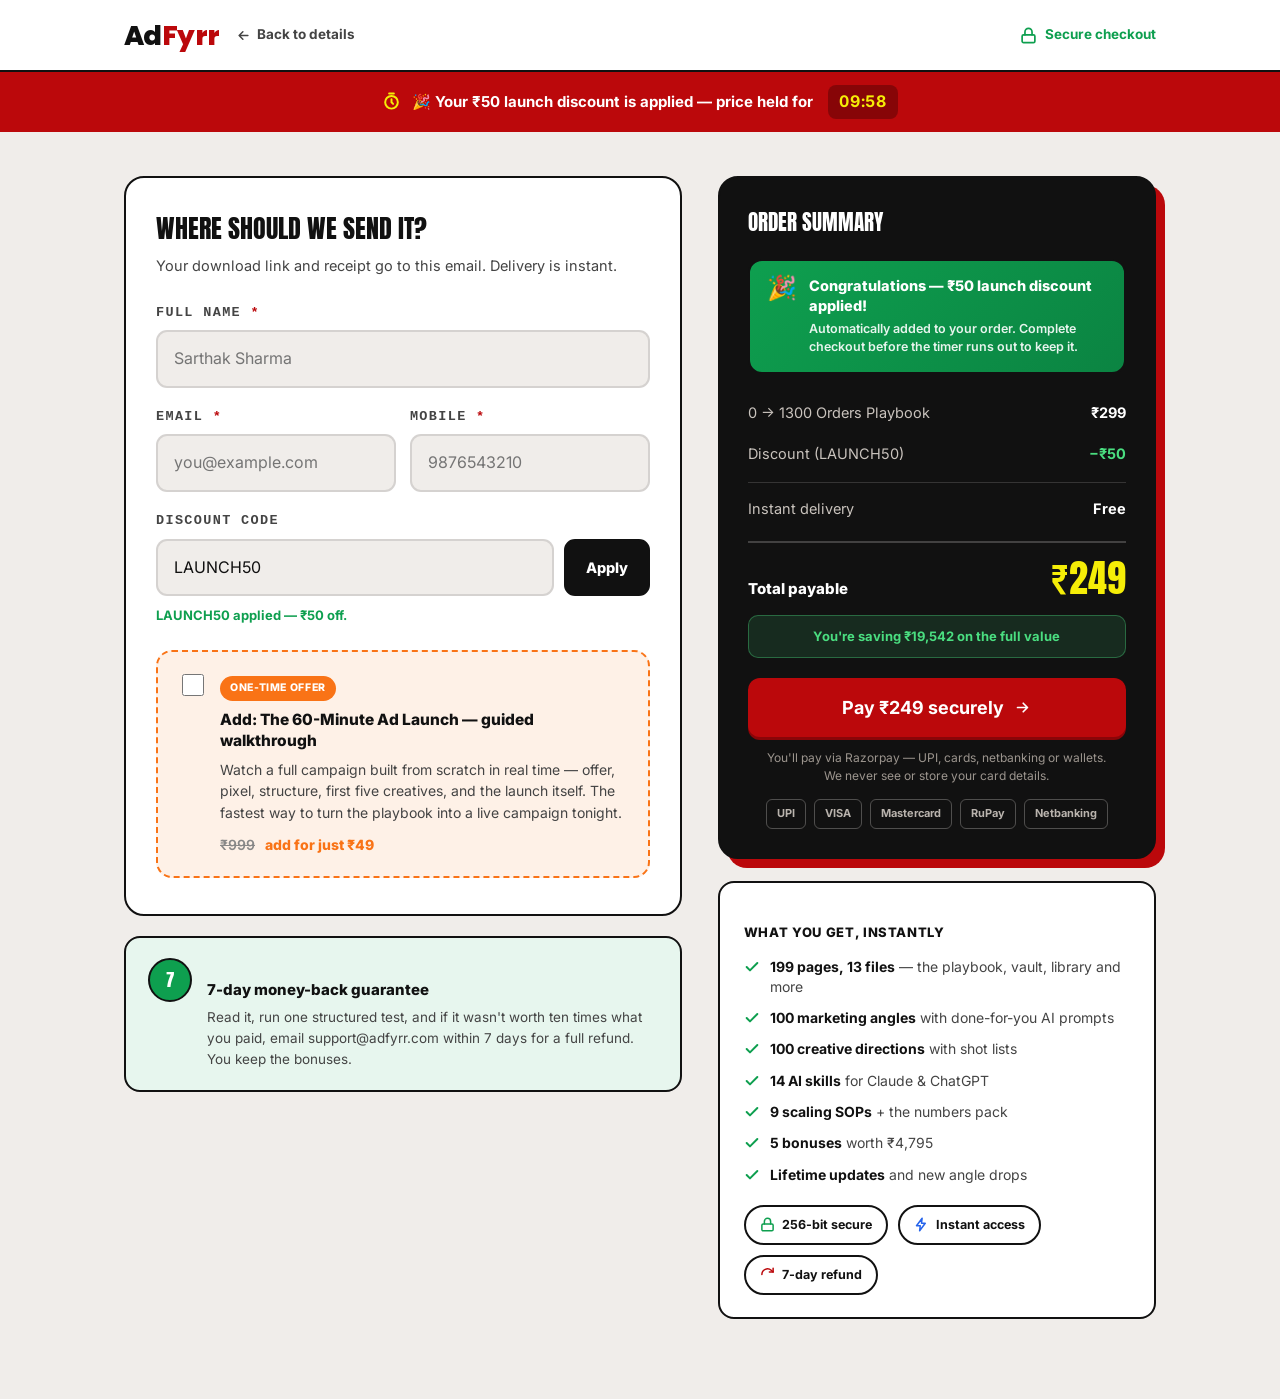
<file: courses/checkout.html>
<!DOCTYPE html>
<html lang="en-IN">
<head>
<meta charset="UTF-8" />
<meta name="viewport" content="width=device-width, initial-scale=1.0" />
<title>Secure checkout — 0 → 1300 Orders Playbook | AdFyrr</title>
<meta name="robots" content="noindex, nofollow" />
<link rel="preconnect" href="https://fonts.googleapis.com" />
<link rel="preconnect" href="https://fonts.gstatic.com" crossorigin />
<link href="https://fonts.googleapis.com/css2?family=Anton&family=Inter:wght@400;500;600;700;800;900&family=Poppins:wght@700;800&display=swap" rel="stylesheet" />
<link rel="stylesheet" href="../css/v2.css" />
<link rel="icon" href="../assets/favicon.svg" type="image/svg+xml" />
<style>
:root{--green:#0E9F4F;--green-t:#E7F6EE;--blue:#2563EB;--blue-t:#E9F0FE;--orange:#F97316;--orange-t:#FEF1E7}
body{font-size:16.5px;background:var(--cream)}

/* header */
.cohead{background:#fff;border-bottom:2px solid var(--ink)}
.cohead .in{max-width:1080px;margin:0 auto;padding:0 24px;height:70px;display:flex;align-items:center;gap:16px}
.cohead .secure{margin-left:auto;display:flex;align-items:center;gap:8px;font-size:13.5px;font-weight:700;color:var(--green)}
.cohead .secure svg{width:17px;height:17px;fill:none;stroke:var(--green);stroke-width:2.4;stroke-linecap:round;stroke-linejoin:round}
.backlink{font-size:13.5px;font-weight:700;color:var(--mid);text-decoration:none;display:inline-flex;align-items:center;gap:6px}
.backlink:hover{color:var(--ink)}
.backlink svg{width:15px;height:15px;fill:none;stroke:currentColor;stroke-width:2.4;stroke-linecap:round;stroke-linejoin:round}
@media(max-width:560px){.cohead .in{height:62px;padding:0 16px}.backlink span{display:none}}

/* ---- launch-discount bar + 10 minute price hold ---- */
.cotimer{background:var(--red);color:#fff;text-align:center;padding:13px 16px;font-size:15px;font-weight:700;display:flex;align-items:center;justify-content:center;gap:11px;flex-wrap:wrap;position:relative;overflow:hidden;animation:barGlow 2.4s ease-in-out infinite}
.cotimer::after{content:'';position:absolute;inset:0;background:linear-gradient(100deg,transparent 30%,rgba(255,255,255,.22) 50%,transparent 70%);transform:translateX(-100%);animation:sheen 3.2s ease-in-out infinite}
.cotimer .ci{width:19px;height:19px;fill:none;stroke:var(--yellow);stroke-width:2.5;stroke-linecap:round;stroke-linejoin:round;flex:none;position:relative;z-index:1}
.cotimer span{position:relative;z-index:1}
.cotimer .clock{display:inline-flex;align-items:center;gap:6px;background:rgba(0,0,0,.28);border-radius:8px;padding:4px 11px;margin-left:4px;font-variant-numeric:tabular-nums}
.cotimer .clock b{color:var(--yellow);font-size:16px;letter-spacing:.04em;animation:blink 1s steps(1) infinite}
@keyframes barGlow{0%,100%{background:var(--red)}50%{background:#D40A0E}}
@keyframes sheen{0%{transform:translateX(-100%)}55%,100%{transform:translateX(100%)}}
@keyframes blink{0%,49%{opacity:1}50%,100%{opacity:.45}}
.cotimer.out{background:#3A3A3A;animation:none}
.cotimer.out::after{display:none}
.cotimer.out .ci{stroke:#B9B3AD}
.cotimer.out .clock{display:none}
@media(max-width:560px){.cotimer{font-size:13px;padding:11px 12px;gap:8px}.cotimer .clock b{font-size:14.5px}}

/* celebratory discount callout inside the summary */
.win{background:linear-gradient(135deg,#0E9F4F,#0B8442);border:2px solid var(--ink);border-radius:14px;padding:15px 17px;margin-bottom:18px;display:flex;gap:12px;align-items:flex-start;position:relative;overflow:hidden}
.win::after{content:'';position:absolute;inset:0;background:linear-gradient(100deg,transparent 35%,rgba(255,255,255,.25) 50%,transparent 65%);transform:translateX(-100%);animation:sheen 3.6s ease-in-out .8s infinite}
.win .we{font-size:24px;line-height:1;flex:none;animation:pop 2.6s ease-in-out infinite}
@keyframes pop{0%,100%{transform:scale(1) rotate(0)}45%{transform:scale(1.18) rotate(-8deg)}}
.win > span:last-child{display:block;position:relative;z-index:1}
.win .wt{display:block;font-size:14.5px;font-weight:800;color:#fff;line-height:1.35}
.win .ws{display:block;font-size:12.5px;color:rgba(255,255,255,.9);font-weight:600;margin-top:5px;line-height:1.45}
.win.gone{background:#5A544E}
.win.gone::after{display:none}
.win.gone .we{animation:none}

@media(prefers-reduced-motion:reduce){
  .cotimer,.cotimer::after,.cotimer .clock b,.win::after,.win .we{animation:none}
  .cotimer::after,.win::after{display:none}
}

/* layout */
.cowrap{max-width:1080px;margin:0 auto;padding:44px 24px 80px;display:grid;grid-template-columns:1.12fr .88fr;gap:36px;align-items:start}
@media(max-width:900px){.cowrap{grid-template-columns:1fr;gap:26px;padding:28px 16px 64px}}
.panel{background:#fff;border:2.5px solid var(--ink);border-radius:20px;padding:30px 30px 32px}
@media(max-width:560px){.panel{padding:24px 20px 26px;border-radius:16px}}
.panel h2{font-family:var(--disp);font-weight:400;text-transform:uppercase;font-size:26px;margin-bottom:6px}
.panel .psub{font-size:14.5px;color:var(--mid);margin-bottom:24px;line-height:1.55}

/* form */
.field{margin-bottom:18px}
.field label{display:block;font-size:13.5px;font-weight:800;margin-bottom:7px}
.field label .req{color:var(--red)}
.field input{width:100%;font:inherit;font-size:16px;padding:14px 16px;border:2px solid var(--line);border-radius:11px;background:var(--cream);transition:border-color .15s,background .15s}
.field input:focus{outline:none;border-color:var(--ink);background:#fff}
.field input.bad{border-color:var(--red);background:#FDF3F3}
.field .err{display:none;font-size:12.5px;color:var(--red);font-weight:700;margin-top:6px}
.field.showerr .err{display:block}
.row2{display:grid;grid-template-columns:1fr 1fr;gap:14px}
@media(max-width:520px){.row2{grid-template-columns:1fr;gap:0}}

/* order bump */
.bump{margin:24px 0 4px;border:2.5px dashed var(--orange);background:var(--orange-t);border-radius:16px;padding:20px;cursor:pointer;display:block;transition:background .15s}
.bump:hover{background:#FDE8D6}
.bump.on{background:#fff;border-style:solid}
.bump .btop{display:flex;gap:13px;align-items:flex-start}
.bump input{width:22px;height:22px;flex:none;margin-top:2px;accent-color:var(--orange)}
.bump .btop > span{display:block}
.bump .bt{display:block;font-size:15.5px;font-weight:800;line-height:1.35}
.bump .bd{display:block;font-size:14px;color:var(--mid);line-height:1.55;margin-top:7px}
.bump .bp{display:block;font-size:14px;font-weight:800;margin-top:10px}
.bump .bp s{color:var(--lt);font-weight:600;margin-right:7px}
.bump .bp em{font-style:normal;color:var(--orange)}
.bump .badge{display:inline-block;font-size:10.5px;font-weight:800;letter-spacing:.06em;text-transform:uppercase;background:var(--orange);color:#fff;border-radius:99px;padding:4px 10px;margin-bottom:9px}

/* coupon */
.coupon{display:flex;gap:10px;margin-top:6px}
.coupon input{flex:1;text-transform:uppercase}
.coupon button{flex:none;padding:0 20px;border:2px solid var(--ink);background:var(--ink);color:#fff;border-radius:11px;font:inherit;font-weight:800;font-size:14.5px;cursor:pointer}
.coupon button:hover{background:#000}
.cmsg{font-size:13px;font-weight:700;margin-top:9px;display:none}
.cmsg.ok{display:block;color:var(--green)}
.cmsg.no{display:block;color:var(--red)}

/* summary */
.summary{position:sticky;top:22px}
@media(max-width:900px){.summary{position:static}}
.sumbox{background:var(--ink);color:var(--cream);border:2.5px solid var(--ink);border-radius:20px;padding:28px;box-shadow:9px 9px 0 var(--red)}
.sumbox h3{font-family:var(--disp);font-weight:400;text-transform:uppercase;font-size:21px;color:#fff;margin-bottom:20px}
.line{display:flex;justify-content:space-between;gap:14px;font-size:14.5px;padding:9px 0;color:#C9C3BD}
.line b{color:#fff;font-weight:700}
.line.sub{border-top:1px solid rgba(240,237,234,.16);margin-top:8px;padding-top:14px}
.line.disc b{color:#4ADE80}
.line.bumpline{display:none}
.total{display:flex;justify-content:space-between;align-items:baseline;border-top:2px solid rgba(240,237,234,.22);margin-top:12px;padding-top:16px}
.total .tl{font-size:15px;font-weight:800;color:#fff}
.total .tv{font-family:var(--disp);font-size:38px;color:var(--yellow);line-height:1}
.savings{background:rgba(74,222,128,.13);border:1px solid rgba(74,222,128,.35);border-radius:10px;padding:10px 13px;font-size:13px;font-weight:700;color:#4ADE80;margin-top:14px;text-align:center}
.paybtn{width:100%;justify-content:center;margin-top:20px;font-size:18px;padding:19px 24px;border-radius:12px}
.paybtn[disabled]{opacity:.6;pointer-events:none}
.paynote{font-size:12px;color:#9C958E;text-align:center;margin-top:12px;line-height:1.5}
.formerr{display:none;background:#FDF3F3;border:2px solid var(--red);border-radius:12px;padding:14px 16px;font-size:14px;color:var(--red-dk);font-weight:600;line-height:1.5;margin-top:16px}
.formerr.show{display:block}

/* what's included */
.incl{margin-top:22px;background:#fff;border:2px solid var(--ink);border-radius:16px;padding:22px 24px}
.incl h4{font-size:13px;font-weight:800;text-transform:uppercase;letter-spacing:.05em;margin-bottom:14px}
.incl ul{list-style:none;margin:0;padding:0;display:flex;flex-direction:column;gap:11px}
.incl li{display:flex;gap:10px;font-size:14px;color:var(--mid);line-height:1.45;align-items:flex-start}
.incl li svg{width:16px;height:16px;flex:none;margin-top:2px;fill:none;stroke:var(--green);stroke-width:3;stroke-linecap:round;stroke-linejoin:round}
.incl li b{color:var(--ink)}

/* trust */
.trustrow{display:flex;flex-wrap:wrap;gap:10px;margin-top:20px}
.tchip{display:inline-flex;align-items:center;gap:7px;background:#fff;border:2px solid var(--ink);border-radius:99px;padding:8px 14px;font-size:12.5px;font-weight:700}
.tchip svg{width:15px;height:15px;fill:none;stroke-width:2.4;stroke-linecap:round;stroke-linejoin:round}
.gtee{margin-top:20px;background:var(--green-t);border:2px solid var(--ink);border-radius:16px;padding:20px 22px;display:flex;gap:15px;align-items:flex-start}
.gtee .gi{width:44px;height:44px;border-radius:50%;background:var(--green);border:2px solid var(--ink);display:flex;align-items:center;justify-content:center;flex:none;font-family:var(--disp);color:#fff;font-size:17px}
.gtee h4{font-size:15px;font-weight:800;margin-bottom:5px}
.gtee p{font-size:13.5px;color:var(--mid);line-height:1.55}
.paylogos{display:flex;gap:8px;flex-wrap:wrap;margin-top:14px;justify-content:center}
.paylogos span{font-size:11px;font-weight:700;border:1px solid rgba(240,237,234,.28);border-radius:6px;padding:5px 10px;color:#B9B3AD}
</style>
<script src="../js/pixel.js"></script>
</head>
<body data-pixel-page="checkout">

<header class="cohead">
  <div class="in">
    <a class="logo" href="../index.html"><span class="word">Ad<b>Fyrr</b></span></a>
    <a class="backlink" href="/meta-ads-playbook">
      <svg viewBox="0 0 24 24"><path d="M19 12H5M11 18l-6-6 6-6"/></svg><span>Back to details</span>
    </a>
    <span class="secure">
      <svg viewBox="0 0 24 24"><rect x="3" y="11" width="18" height="11" rx="2"/><path d="M7 11V7a5 5 0 0 1 10 0v4"/></svg>
      Secure checkout
    </span>
  </div>
</header>

<div class="cotimer" id="cotimer">
  <svg class="ci" viewBox="0 0 24 24"><circle cx="12" cy="13" r="8"/><path d="M12 9v4l2 2M9 2h6"/></svg>
  <span id="cotimer-text">🎉 Your ₹50 launch discount is applied — price held for</span>
  <span class="clock" id="cotimer-clock"><b data-cd>10:00</b></span>
</div>

<main class="cowrap">
  <!-- ============ LEFT: details ============ -->
  <section>
    <div class="panel">
      <h2>Where should we send it?</h2>
      <p class="psub">Your download link and receipt go to this email. Delivery is instant.</p>

      <form id="coform" novalidate>
        <div class="field" id="f-name">
          <label for="name">Full name <span class="req">*</span></label>
          <input id="name" name="name" type="text" autocomplete="name" placeholder="Sarthak Sharma" required />
          <span class="err">Please enter your name.</span>
        </div>

        <div class="row2">
          <div class="field" id="f-email">
            <label for="email">Email <span class="req">*</span></label>
            <input id="email" name="email" type="email" autocomplete="email" inputmode="email" placeholder="you@example.com" required />
            <span class="err">Please enter a valid email address.</span>
          </div>
          <div class="field" id="f-phone">
            <label for="phone">Mobile <span class="req">*</span></label>
            <input id="phone" name="phone" type="tel" autocomplete="tel" inputmode="numeric" placeholder="9876543210" required />
            <span class="err">Please enter a 10-digit mobile number.</span>
          </div>
        </div>

        <div class="field" style="margin-bottom:6px">
          <label for="coupon">Discount code</label>
          <div class="coupon">
            <input id="coupon" name="coupon" type="text" placeholder="Enter code" autocomplete="off" />
            <button type="button" id="applycode">Apply</button>
          </div>
          <span class="cmsg" id="cmsg"></span>
        </div>

        <!-- order bump -->
        <label class="bump" id="bumpbox" for="bump">
          <div class="btop">
            <input type="checkbox" id="bump" name="bump" />
            <span>
              <span class="badge">One-time offer</span>
              <span class="bt">Add: The 60-Minute Ad Launch — guided walkthrough</span>
              <span class="bd">Watch a full campaign built from scratch in real time — offer, pixel, structure, first five creatives, and the launch itself. The fastest way to turn the playbook into a live campaign tonight.</span>
              <span class="bp"><s>₹999</s> <em>add for just ₹49</em></span>
            </span>
          </div>
        </label>

        <div class="formerr" id="formerr"></div>
      </form>
    </div>

    <div class="gtee">
      <span class="gi">7</span>
      <div>
        <h4>7-day money-back guarantee</h4>
        <p>Read it, run one structured test, and if it wasn't worth ten times what you paid, email support@adfyrr.com within 7 days for a full refund. You keep the bonuses.</p>
      </div>
    </div>
  </section>

  <!-- ============ RIGHT: summary ============ -->
  <aside class="summary">
    <div class="sumbox">
      <h3>Order summary</h3>

      <div class="win" id="win">
        <span class="we">🎉</span>
        <span>
          <span class="wt" id="win-title">Congratulations — ₹50 launch discount applied!</span>
          <span class="ws" id="win-sub">Automatically added to your order. Complete checkout before the timer runs out to keep it.</span>
        </span>
      </div>

      <div class="line"><span>0 → 1300 Orders Playbook</span><b id="l-base">₹299</b></div>
      <div class="line bumpline" id="l-bumprow"><span>60-Minute Ad Launch</span><b id="l-bump">₹49</b></div>
      <div class="line disc" id="l-discrow" style="display:none"><span>Discount <span id="l-code"></span></span><b id="l-disc">−₹100</b></div>
      <div class="line sub"><span>Instant delivery</span><b>Free</b></div>

      <div class="total">
        <span class="tl">Total payable</span>
        <span class="tv" id="l-total">₹249</span>
      </div>

      <div class="savings" id="l-savings">You're saving ₹19,292 on the full value</div>

      <button class="btn btn-red paybtn" id="paybtn" type="button">
        Pay ₹249 securely
        <svg viewBox="0 0 24 24" fill="none" stroke="currentColor" stroke-width="2.4" stroke-linecap="round" stroke-linejoin="round"><path d="M5 12h14M13 6l6 6-6 6"/></svg>
      </button>

      <p class="paynote">You'll pay via Razorpay — UPI, cards, netbanking or wallets.<br>We never see or store your card details.</p>
      <div class="paylogos"><span>UPI</span><span>VISA</span><span>Mastercard</span><span>RuPay</span><span>Netbanking</span></div>
    </div>

    <div class="incl">
      <h4>What you get, instantly</h4>
      <ul>
        <li><svg viewBox="0 0 24 24"><path d="M20 6 9 17l-5-5"/></svg><span><b>199 pages, 13 files</b> — the playbook, vault, library and more</span></li>
        <li><svg viewBox="0 0 24 24"><path d="M20 6 9 17l-5-5"/></svg><span><b>100 marketing angles</b> with done-for-you AI prompts</span></li>
        <li><svg viewBox="0 0 24 24"><path d="M20 6 9 17l-5-5"/></svg><span><b>100 creative directions</b> with shot lists</span></li>
        <li><svg viewBox="0 0 24 24"><path d="M20 6 9 17l-5-5"/></svg><span><b>14 AI skills</b> for Claude &amp; ChatGPT</span></li>
        <li><svg viewBox="0 0 24 24"><path d="M20 6 9 17l-5-5"/></svg><span><b>9 scaling SOPs</b> + the numbers pack</span></li>
        <li><svg viewBox="0 0 24 24"><path d="M20 6 9 17l-5-5"/></svg><span><b>5 bonuses</b> worth ₹4,795</span></li>
        <li><svg viewBox="0 0 24 24"><path d="M20 6 9 17l-5-5"/></svg><span><b>Lifetime updates</b> and new angle drops</span></li>
      </ul>
      <div class="trustrow">
        <span class="tchip"><svg viewBox="0 0 24 24" stroke="#0E9F4F"><rect x="3" y="11" width="18" height="11" rx="2"/><path d="M7 11V7a5 5 0 0 1 10 0v4"/></svg> 256-bit secure</span>
        <span class="tchip"><svg viewBox="0 0 24 24" stroke="#2563EB"><path d="M13 2 4 14h6l-1 8 9-12h-6l1-8Z"/></svg> Instant access</span>
        <span class="tchip"><svg viewBox="0 0 24 24" stroke="#BB080B"><path d="M21 2v6h-6"/><path d="M3 12a9 9 0 0 1 15-6.7L21 8"/></svg> 7-day refund</span>
      </div>
    </div>
  </aside>
</main>

<script src="https://checkout.razorpay.com/v1/checkout.js"></script>
<script>
(function () {
  'use strict';

  /* Prices shown here are for DISPLAY ONLY — the server recalculates the real
     amount in lib/pricing.js. Keep them in step, but nothing here is trusted. */
  var PRICE = {
    base: 299,
    bump: 49,
    /* TEST29 is a temporary ₹29 test code — remove it here and in
       lib/pricing.js before running ads. */
    coupons: { LAUNCH50: 50, TEST29: 270 },
    autoCoupon: 'LAUNCH50',
    fullValue: 19791
  };

  var $ = function (id) { return document.getElementById(id); };
  var state = { coupon: '', bump: false, busy: false };

  var inr = function (n) { return '₹' + n.toLocaleString('en-IN'); };

  /* ---------- totals ---------- */
  function total() {
    var t = PRICE.base - (PRICE.coupons[state.coupon] || 0);
    if (state.bump) t += PRICE.bump;
    return t;
  }
  function render() {
    var discount = PRICE.coupons[state.coupon] || 0;
    $('l-bumprow').style.display = state.bump ? 'flex' : 'none';
    $('l-discrow').style.display = discount ? 'flex' : 'none';
    $('l-code').textContent = discount ? '(' + state.coupon + ')' : '';
    $('l-disc').textContent = '−' + inr(discount);
    var t = total();
    $('l-total').textContent = inr(t);
    $('paybtn').firstChild.nodeValue = 'Pay ' + inr(t) + ' securely';
    $('l-savings').textContent = "You're saving " + inr(PRICE.fullValue - t) + ' on the full value';
    $('bumpbox').classList.toggle('on', state.bump);
  }

  /* ---------- validation ---------- */
  function fieldError(id, bad) {
    var wrap = $('f-' + id);
    wrap.classList.toggle('showerr', bad);
    $(id).classList.toggle('bad', bad);
    return !bad;
  }
  function validate() {
    var name = $('name').value.trim();
    var email = $('email').value.trim();
    var phone = $('phone').value.replace(/\D/g, '');
    var ok = true;
    ok = fieldError('name', name.length < 2) && ok;
    ok = fieldError('email', !/^[^\s@]+@[^\s@]+\.[^\s@]{2,}$/.test(email)) && ok;
    ok = fieldError('phone', phone.length < 10) && ok;
    return ok ? { name: name, email: email, contact: phone } : null;
  }

  /* ---------- coupon ---------- */
  $('applycode').addEventListener('click', function () {
    var code = $('coupon').value.trim().toUpperCase();
    var msg = $('cmsg');
    msg.className = 'cmsg';
    if (!code) return;
    if (PRICE.coupons[code]) {
      state.coupon = code;
      msg.className = 'cmsg ok';
      msg.textContent = code + ' applied — ' + inr(PRICE.coupons[code]) + ' off.';
    } else {
      state.coupon = '';
      msg.className = 'cmsg no';
      msg.textContent = "That code isn't valid.";
    }
    render();
  });

  $('bump').addEventListener('change', function () {
    state.bump = this.checked;
    render();
  });

  /* ---------- launch discount + 10-minute price hold --------------------
     The discount is applied for everyone during the launch. The timer is not
     decoration: when it reaches zero the discount is genuinely removed and the
     total goes back to full price, so the "price held for 10:00" claim is true.
     The deadline lives in sessionStorage, so reloading the page does not hand
     out a fresh ten minutes within the same visit. */
  (function () {
    var KEY = 'adfyrr_hold_1300';
    var MINUTES = 10;

    // A code in the URL (?coupon=…) wins over the automatic one.
    var m = location.search.match(/[?&]coupon=([A-Za-z0-9_-]+)/);
    var urlCode = m ? decodeURIComponent(m[1]).toUpperCase() : '';
    var code = PRICE.coupons[urlCode] ? urlCode : PRICE.autoCoupon;

    state.coupon = code;
    $('coupon').value = code;
    var cmsg = $('cmsg');
    cmsg.className = 'cmsg ok';
    cmsg.textContent = code + ' applied — ' + inr(PRICE.coupons[code]) + ' off.';
    $('win-title').textContent = 'Congratulations — ' + inr(PRICE.coupons[code]) + ' launch discount applied!';

    var end = 0;
    try { end = parseInt(sessionStorage.getItem(KEY) || '0', 10); } catch (_) {}
    if (!end) {
      end = Date.now() + MINUTES * 60 * 1000;
      try { sessionStorage.setItem(KEY, String(end)); } catch (_) {}
    }

    var clockEls = document.querySelectorAll('[data-cd]');
    var bar = $('cotimer');
    var pad = function (n) { return (n < 10 ? '0' : '') + n; };
    var timer;

    function expire() {
      clearInterval(timer);
      state.coupon = '';
      $('coupon').value = '';
      cmsg.className = 'cmsg';
      cmsg.textContent = '';
      bar.classList.add('out');
      $('cotimer-text').textContent = 'Your launch discount has expired. Enter a code below if you have one.';
      var win = $('win');
      win.classList.add('gone');
      $('win-title').textContent = 'Launch discount expired';
      $('win-sub').textContent = 'The ₹' + PRICE.coupons[code] + ' discount is no longer applied to this order.';
      win.querySelector('.we').textContent = '⌛';
      render();
    }

    function tick() {
      var left = end - Date.now();
      if (left <= 0) return expire();
      var mm = Math.floor(left / 60000), ss = Math.floor(left % 60000 / 1000);
      clockEls.forEach(function (e) { e.textContent = pad(mm) + ':' + pad(ss); });
    }

    tick();
    timer = setInterval(tick, 1000);
  })();

  function fail(text) {
    state.busy = false;
    var btn = $('paybtn');
    btn.disabled = false;
    render();
    var box = $('formerr');
    box.textContent = text;
    box.classList.add('show');
    box.scrollIntoView({ behavior: 'smooth', block: 'center' });
  }

  /* ---------- pay ---------- */
  $('paybtn').addEventListener('click', function () {
    if (state.busy) return;
    $('formerr').classList.remove('show');

    var who = validate();
    if (!who) {
      document.querySelector('.showerr').scrollIntoView({ behavior: 'smooth', block: 'center' });
      return;
    }

    state.busy = true;
    var btn = $('paybtn');
    btn.disabled = true;
    btn.firstChild.nodeValue = 'Starting secure checkout… ';

    if (window.adfyrrTrack) {
      window.adfyrrTrack('AddPaymentInfo', { value: total(), currency: 'INR' });
    }

    /* Capture the lead first so an abandoned payment is still reachable.
       Never block the sale on this. */
    fetch('/api/lead', {
      method: 'POST',
      headers: { 'Content-Type': 'application/json' },
      body: JSON.stringify({
        name: who.name, email: who.email, contact: who.contact,
        coupon: state.coupon, bump: state.bump
      })
    }).catch(function () { /* ignore */ });

    fetch('/api/create-order', {
      method: 'POST',
      headers: { 'Content-Type': 'application/json' },
      body: JSON.stringify({
        coupon: state.coupon, bump: state.bump,
        name: who.name, email: who.email, contact: who.contact
      })
    })
      .then(function (r) { return r.json().then(function (d) { return { ok: r.ok, d: d }; }); })
      .then(function (res) {
        if (!res.ok || !res.d.orderId) throw new Error(res.d && res.d.error);
        if (typeof window.Razorpay !== 'function') throw new Error('checkout blocked');

        var rzp = new window.Razorpay({
          key: res.d.keyId,
          order_id: res.d.orderId,
          amount: res.d.amount,
          currency: res.d.currency,
          name: 'AdFyrr',
          description: res.d.description,
          image: '/assets/favicon.svg',
          theme: { color: '#BB080B' },
          prefill: { name: who.name, email: who.email, contact: who.contact },
          notes: { product: '1300-orders-playbook' },
          modal: {
            ondismiss: function () {
              state.busy = false;
              btn.disabled = false;
              render();
            }
          },
          handler: function (resp) {
            btn.disabled = true;
            btn.firstChild.nodeValue = 'Confirming your payment… ';
            fetch('/api/verify-payment', {
              method: 'POST',
              headers: { 'Content-Type': 'application/json' },
              body: JSON.stringify(resp)
            })
              .then(function (r) { return r.json(); })
              .then(function (v) {
                if (!v.ok) throw new Error(v.error);
                try {
                  sessionStorage.setItem('adfyrr_pb1300_receipt', JSON.stringify({
                    paymentId: v.paymentId, downloadUrl: v.downloadUrl, email: who.email,
                    amount: v.amount, eventId: v.eventId
                  }));
                } catch (_) {}
                window.location.href = '/meta-ads-playbook/thank-you';
              })
              .catch(function () {
                fail('Your payment went through, but we could not confirm it automatically. '
                  + 'Payment ID: ' + resp.razorpay_payment_id + ' — please email support@adfyrr.com '
                  + 'with this ID and we will send your access straight away.');
              });
          }
        });

        rzp.on('payment.failed', function () {
          fail('That payment did not go through. No money was taken — please try again or use a different method.');
        });

        rzp.open();
        state.busy = false;
        btn.disabled = false;
        render();
      })
      .catch(function () {
        fail('We could not open the payment window just now. Please try again in a moment, '
          + 'or email support@adfyrr.com and we will send you a payment link.');
      });
  });

  render();
})();
</script>
</body>
</html>
</file>
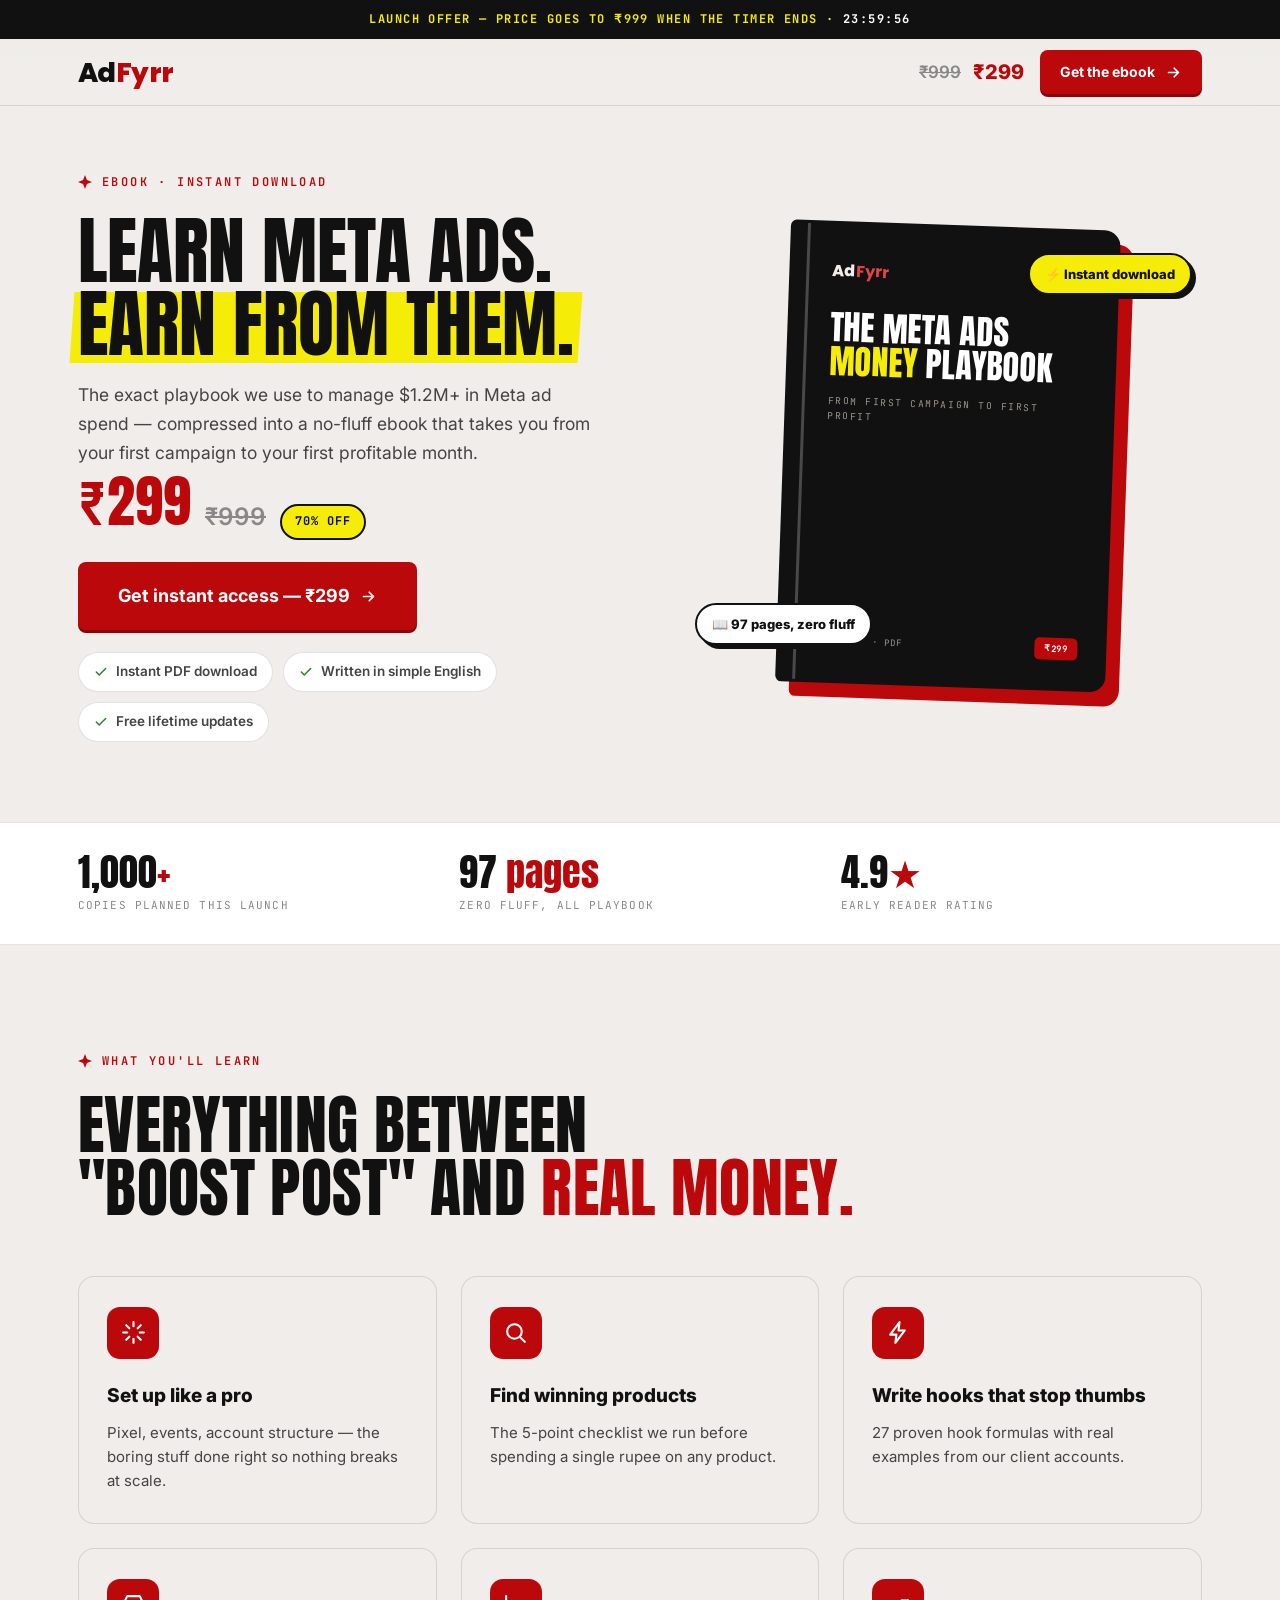
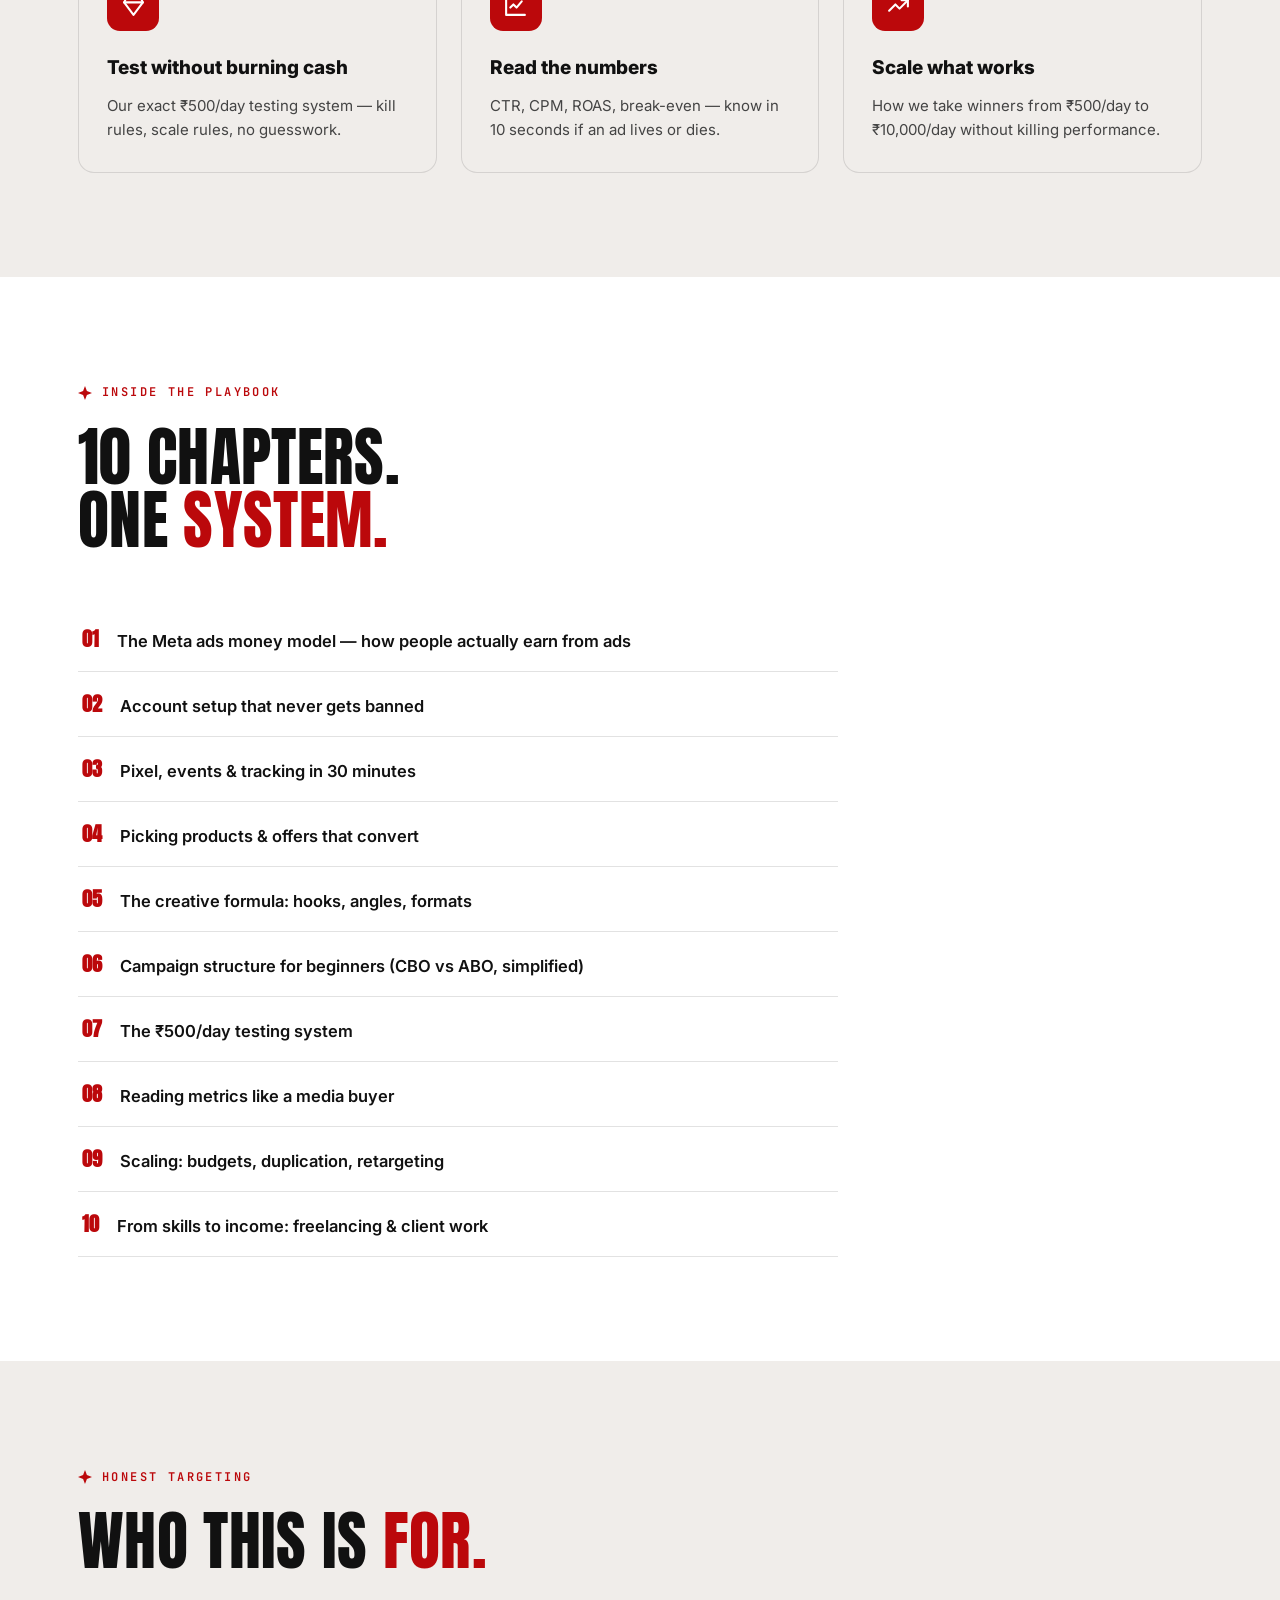
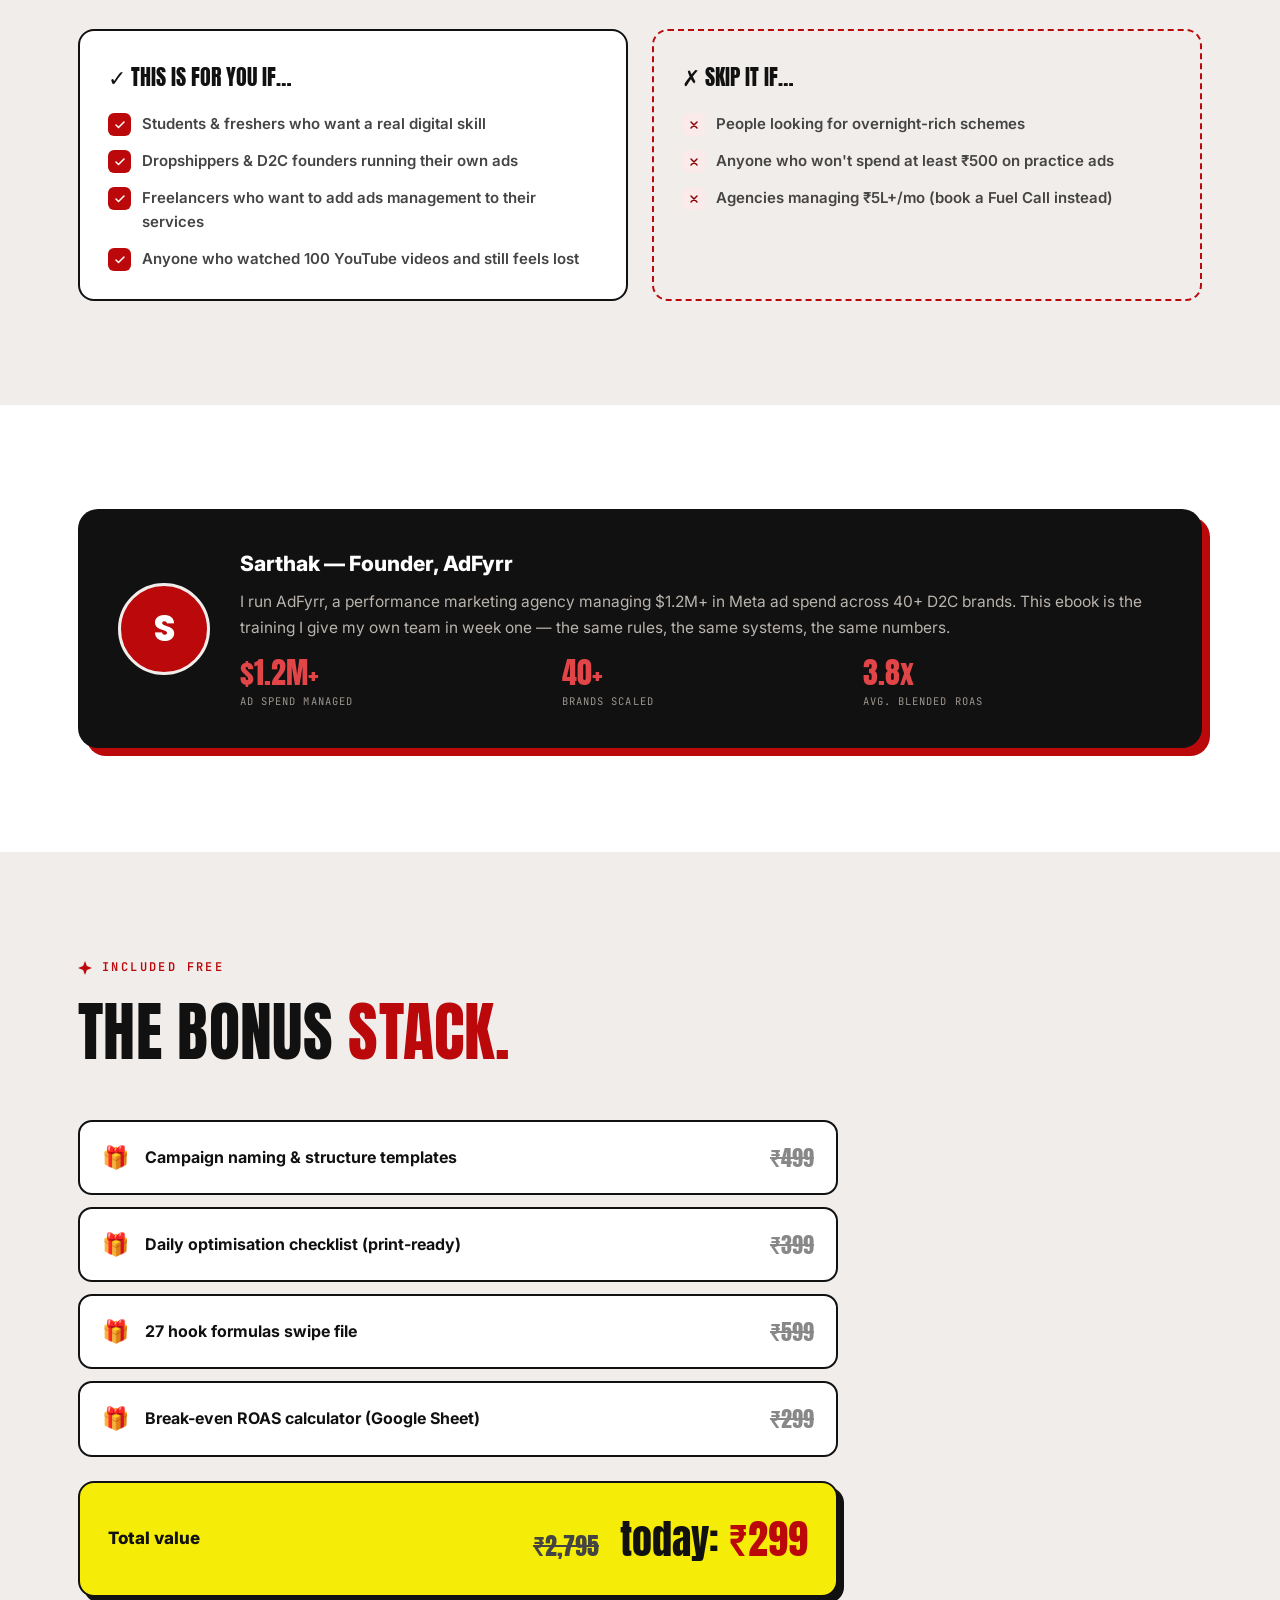
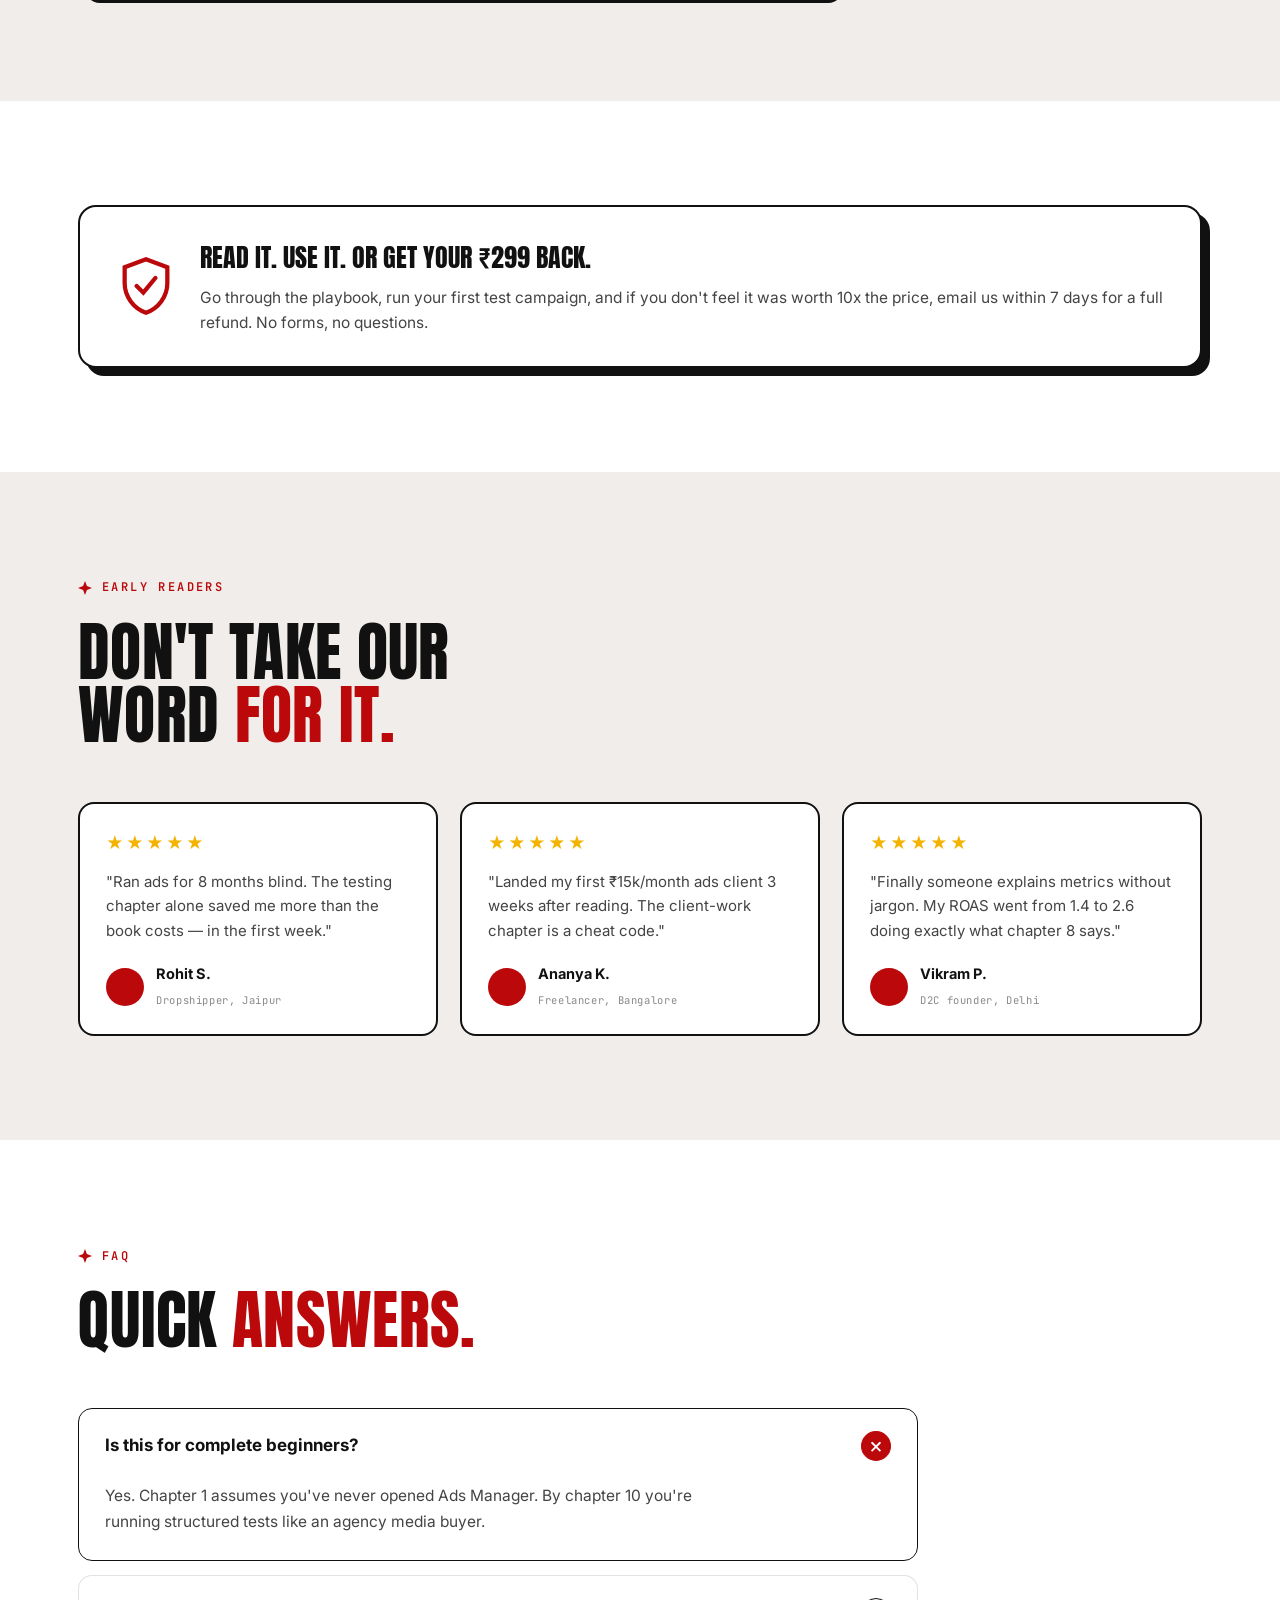
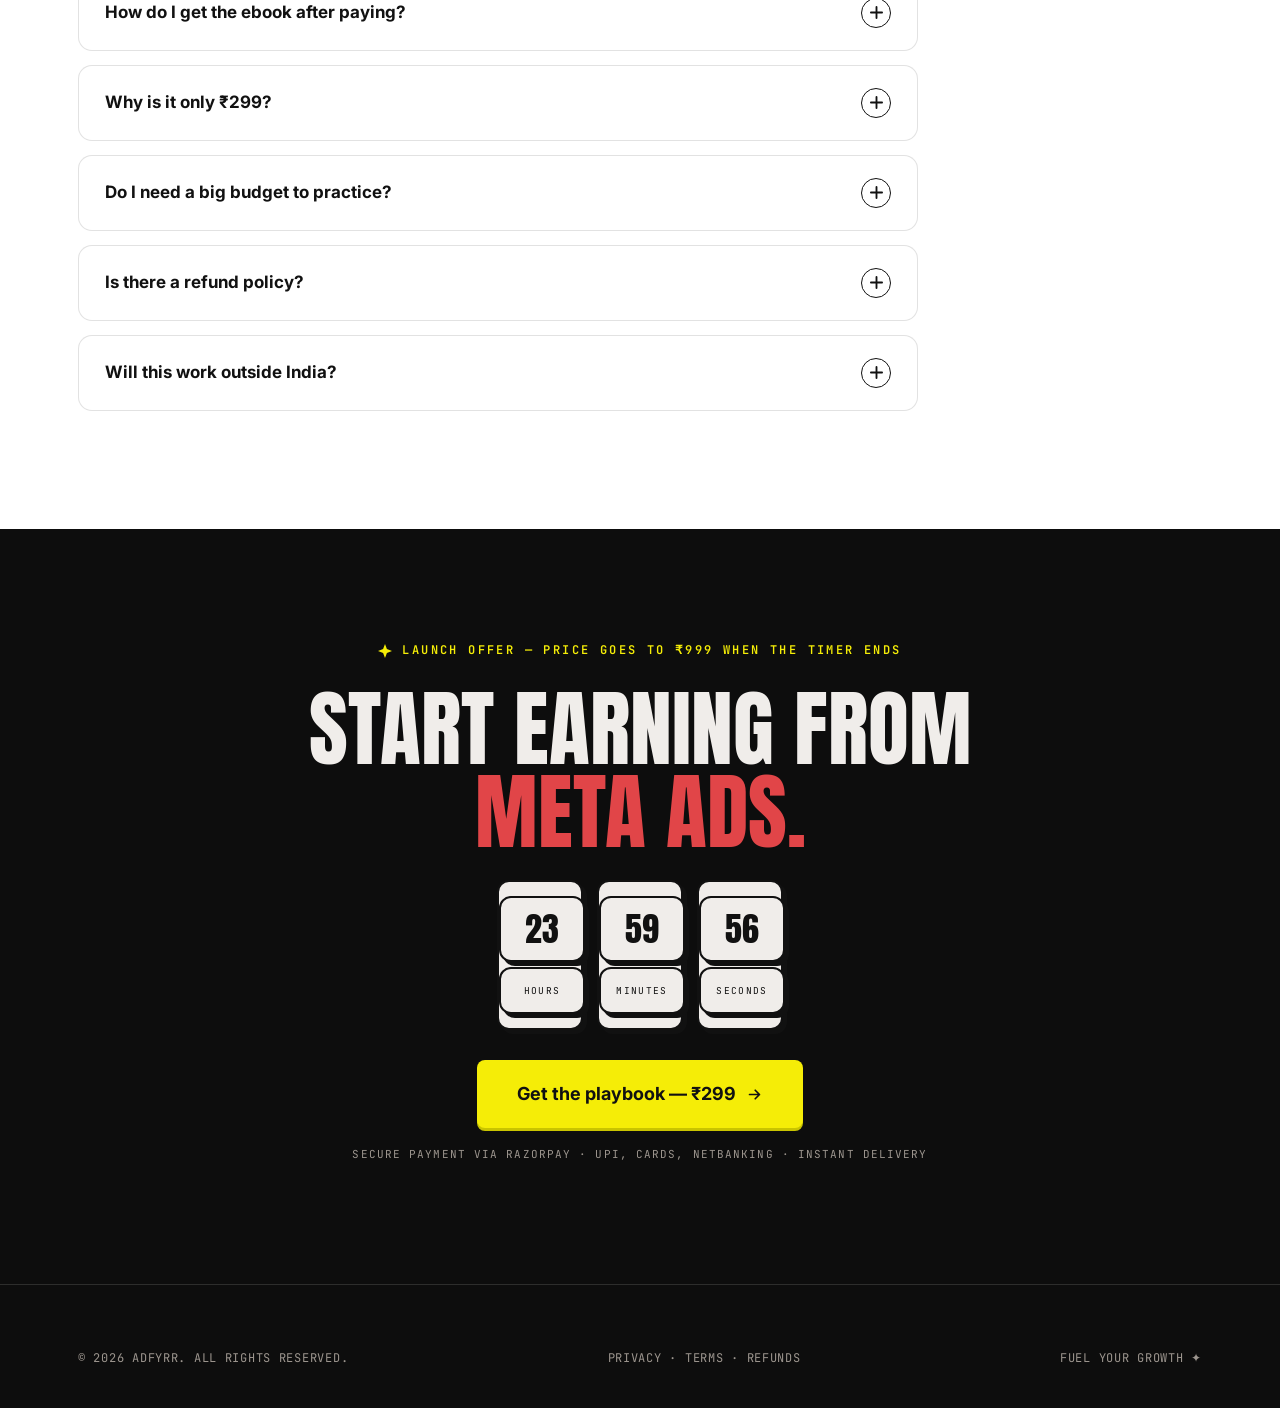
<file: courses/meta-ads-ebook.html>
<!DOCTYPE html>
<html lang="en-IN">
<head>
<meta charset="UTF-8" />
<meta name="viewport" content="width=device-width, initial-scale=1.0" />
<title>The Meta Ads Money Playbook — ₹299 | AdFyrr</title>
<meta name="description" content="The exact playbook we use to manage $1.2M+ in Meta ad spend — compressed into a no-fluff ebook that takes you from your first campaign to your first profitable month." />
<link rel="canonical" href="https://adfyrr.com/courses/meta-ads-ebook.html" />
<meta property="og:title" content="The Meta Ads Money Playbook — ₹299" />
<meta property="og:description" content="The exact playbook we use to manage $1.2M+ in Meta ad spend — compressed into a no-fluff ebook that takes you from your first campaign to your first profitable month." />
<link rel="preconnect" href="https://fonts.googleapis.com" />
<link rel="preconnect" href="https://fonts.gstatic.com" crossorigin />
<link href="https://fonts.googleapis.com/css2?family=Anton&family=Inter:wght@400;500;600;700;800;900&family=JetBrains+Mono:wght@400;600;700&family=Poppins:wght@700;800&display=swap" rel="stylesheet" />
<link rel="stylesheet" href="../css/v2.css" />
<link rel="icon" href="../assets/favicon.svg" type="image/svg+xml" />
<style>
/* ---- course landing page (scoped) ---- */
.offerbar{background:var(--ink);color:var(--yellow);text-align:center;font-family:var(--mono);font-size:12px;font-weight:700;letter-spacing:.12em;padding:10px 16px}
.offerbar b{color:#fff}
.buynav{position:sticky;top:0;z-index:50;background:rgba(240,237,234,.9);backdrop-filter:blur(12px);border-bottom:1px solid var(--line)}
.buynav .nav-in{height:66px}
.buynav .pr{display:flex;align-items:center;gap:12px;margin-left:auto;margin-right:16px;font-weight:800}
.buynav .pr s{color:var(--lt);font-weight:600}
.chero{padding:64px 0 80px}
.chero-grid{display:grid;grid-template-columns:1.05fr .95fr;gap:56px;align-items:center}
@media(max-width:920px){.chero-grid{grid-template-columns:1fr;gap:40px}}
.chero h1{font-family:var(--disp);font-weight:400;text-transform:uppercase;line-height:.98;font-size:clamp(42px,5.8vw,76px);margin:18px 0 20px}
.ptag{display:inline-flex;align-items:baseline;gap:14px;margin:6px 0 22px}
.ptag .now{font-family:var(--disp);font-size:56px;color:var(--red);line-height:1}
.ptag s{font-size:24px;color:var(--lt);font-weight:600}
.ptag .off{font-family:var(--mono);font-size:12px;font-weight:700;background:var(--yellow);border:2px solid var(--ink);border-radius:99px;padding:6px 13px;letter-spacing:.08em}
.chips{display:flex;gap:10px;flex-wrap:wrap;margin-top:22px}
.chip{display:inline-flex;align-items:center;gap:8px;background:var(--white);border:1px solid var(--line);border-radius:99px;padding:8px 15px;font-size:13.5px;font-weight:600;color:var(--mid)}
.chip svg{width:14px;height:14px}
/* book mock */
.bookwrap{position:relative;display:flex;justify-content:center}
.book{width:min(330px,80%);aspect-ratio:3/4.2;background:var(--ink);border:3px solid var(--ink);border-radius:6px 16px 16px 6px;position:relative;box-shadow:14px 14px 0 var(--red);transform:rotate(2deg);transition:transform .3s var(--ease)}
.book:hover{transform:rotate(0deg) translateY(-6px)}
.book::before{content:'';position:absolute;left:14px;top:0;bottom:0;width:3px;background:rgba(240,237,234,.25)}
.book .bin{position:absolute;inset:0;padding:34px 26px 28px 40px;display:flex;flex-direction:column}
.book .bbrand{font-family:'Poppins',var(--body);font-weight:800;font-size:16px;color:#F0EDEA}
.book .bbrand b{color:var(--red-lt)}
.book .btitle{font-family:var(--disp);font-size:34px;line-height:1.02;color:#fff;margin-top:26px;text-transform:uppercase}
.book .btitle em{font-style:normal;color:var(--yellow)}
.book .bsub{font-family:var(--mono);font-size:9.5px;letter-spacing:.16em;color:#9C958E;margin-top:14px}
.book .bfoot{margin-top:auto;display:flex;justify-content:space-between;align-items:center;font-family:var(--mono);font-size:9px;color:#9C958E;letter-spacing:.1em}
.book .bfoot .bp{background:var(--red);color:#fff;border-radius:5px;padding:4px 9px;font-weight:700}
.bbadge{position:absolute;display:inline-flex;align-items:center;gap:7px;background:var(--yellow);border:2px solid var(--ink);border-radius:99px;padding:9px 15px;font-weight:800;font-size:13px;box-shadow:4px 4px 0 var(--ink);animation:bob 4.5s ease-in-out infinite}
.bbadge.b1{top:6%;right:2%}
.bbadge.b2{bottom:9%;left:0;background:var(--white);animation-delay:1.4s}
@keyframes bob{0%,100%{transform:translateY(0)}50%{transform:translateY(-9px)}}
/* proof strip */
.proof{border-top:1px solid var(--line);border-bottom:1px solid var(--line);background:var(--white)}
.proof .wrap{display:grid;grid-template-columns:repeat(3,1fr);gap:20px;padding-top:30px;padding-bottom:30px}
@media(max-width:680px){.proof .wrap{grid-template-columns:1fr}}
.pf .n{font-family:var(--disp);font-size:38px;line-height:1}
.pf .n span{color:var(--red)}
.pf .t{font-family:var(--mono);font-size:11px;color:var(--lt);letter-spacing:.1em;text-transform:uppercase;margin-top:6px}
/* chapters */
.chlist{list-style:none;margin:0;padding:0;max-width:760px;display:flex;flex-direction:column}
.chlist li{display:flex;gap:18px;align-items:baseline;padding:16px 4px;border-bottom:1px solid var(--line);font-size:16.5px;font-weight:600}
.chlist .chn{font-family:var(--disp);font-size:20px;color:var(--red);flex:none}
/* for / not for */
.forgrid{display:grid;grid-template-columns:1fr 1fr;gap:24px}
@media(max-width:880px){.forgrid{grid-template-columns:1fr}}
.forcard{border:2px solid var(--ink);border-radius:16px;padding:28px;background:var(--white)}
.forcard.no{background:var(--cream);border-style:dashed;border-color:var(--red)}
.forcard h3{font-family:var(--disp);font-size:22px;text-transform:uppercase;margin-bottom:18px;font-weight:400}
.forcard ul{list-style:none;margin:0;padding:0;display:flex;flex-direction:column;gap:13px}
.forcard li{display:flex;gap:11px;align-items:flex-start;font-size:15px;color:var(--mid);font-weight:600}
.forcard .ck{flex:none;width:23px;height:23px;border-radius:6px;background:var(--red);display:flex;align-items:center;justify-content:center;margin-top:1px}
.forcard .ck svg{width:12px;height:12px}
.forcard .ck.no{background:var(--red-pale)}
/* author */
.author{display:grid;grid-template-columns:auto 1fr;gap:30px;align-items:center;background:var(--ink);color:var(--cream);border-radius:20px;padding:38px 40px;box-shadow:8px 8px 0 var(--red)}
@media(max-width:760px){.author{grid-template-columns:1fr;padding:26px 22px}}
.author .aav{width:92px;height:92px;border-radius:50%;background:var(--red);border:3px solid var(--cream);display:flex;align-items:center;justify-content:center;font-family:'Poppins',var(--body);font-weight:800;font-size:36px;color:#fff}
.author h3{font-size:21px;font-weight:800;color:#fff;margin-bottom:8px}
.author p{color:#B9B3AD;font-size:15.5px;line-height:1.65}
.author .vstat-grid{grid-template-columns:repeat(3,auto);gap:30px;padding:18px 0 0}
.author .vstat .t{color:#9C958E}
.author .vstat .n{color:var(--cream)}
.author .vstat .n.red{color:var(--red-lt)}
/* bonuses */
.bonus{display:flex;align-items:center;gap:16px;background:var(--white);border:2px solid var(--ink);border-radius:14px;padding:18px 22px;margin-bottom:12px}
.bonus .bic{font-size:22px}
.bonus .bt{font-weight:700;font-size:16px}
.bonus .bv{margin-left:auto;font-family:var(--disp);font-size:22px;color:var(--lt);text-decoration:line-through}
.valuebox{margin-top:24px;background:var(--yellow);border:2px solid var(--ink);border-radius:16px;padding:24px 28px;display:flex;align-items:center;justify-content:space-between;gap:16px;flex-wrap:wrap;box-shadow:6px 6px 0 var(--ink)}
.valuebox .vt{font-weight:800;font-size:17px}
.valuebox .vn{font-family:var(--disp);font-size:40px}
.valuebox .vn s{color:var(--mid);font-size:24px;margin-right:12px}
.valuebox .vn em{font-style:normal;color:var(--red)}
/* guarantee */
.gbox{display:flex;gap:22px;align-items:center;background:var(--white);border:2px solid var(--ink);border-radius:18px;padding:30px 34px;box-shadow:8px 8px 0 var(--ink)}
@media(max-width:680px){.gbox{flex-direction:column;text-align:center}}
.gbox svg{width:64px;height:64px;flex:none}
.gbox h3{font-family:var(--disp);font-size:26px;text-transform:uppercase;margin-bottom:8px;font-weight:400}
.gbox p{color:var(--mid);font-size:15.5px}
/* testimonials */
.testigrid{display:grid;grid-template-columns:repeat(3,1fr);gap:22px}
@media(max-width:920px){.testigrid{grid-template-columns:1fr}}
.testi{background:var(--white);border:2px solid var(--ink);border-radius:16px;padding:26px 26px 22px;transition:transform .22s var(--ease),box-shadow .22s var(--ease)}
.testi:hover{transform:translate(-3px,-3px);box-shadow:6px 6px 0 var(--red)}
.testi .stars{color:#F5B301;letter-spacing:2px;margin-bottom:12px}
.testi p{font-size:15px;color:var(--mid);line-height:1.65;margin-bottom:18px}
.testi .who{display:flex;gap:12px;align-items:center}
.testi .av{width:38px;height:38px;border-radius:50%;background:var(--red);flex:none}
.testi b{display:block;font-size:14.5px}
.testi small{color:var(--lt);font-family:var(--mono);font-size:10.5px;letter-spacing:.06em}
/* countdown + final cta */
.count{display:flex;gap:14px;justify-content:center;margin:26px 0 30px}
.count div{background:var(--white);border:2px solid var(--ink);border-radius:12px;padding:14px 0;width:86px;text-align:center;box-shadow:4px 4px 0 var(--ink)}
.sec-dark .count div{background:var(--cream);color:var(--ink)}
.count .cn{font-family:var(--disp);font-size:34px;line-height:1;font-variant-numeric:tabular-nums}
.count .cl{font-family:var(--mono);font-size:9.5px;letter-spacing:.14em;color:var(--mid);margin-top:5px}
.bigbuy{font-size:18px;padding:20px 40px}
.paysafe{font-family:var(--mono);font-size:11px;letter-spacing:.1em;color:var(--lt);margin-top:18px}
.sec-dark .paysafe{color:#9C958E}
</style>
</head>
<body>

<div class="offerbar">LAUNCH OFFER — PRICE GOES TO ₹999 WHEN THE TIMER ENDS · <b><span data-cd>--:--:--</span></b></div>

<nav class="buynav sitenav">
  <div class="wrap nav-in">
    <a class="logo" href="../index.html"><span class="word">Ad<b>Fyrr</b></span></a>
    <span class="pr"><s>₹999</s> <span style="color:var(--red);font-size:20px">₹299</span></span>
    <a class="btn btn-red nav-cta js-buy" href="#buy">Get the ebook <svg viewBox="0 0 24 24" fill="none" stroke="currentColor" stroke-width="2.4" stroke-linecap="round" stroke-linejoin="round"><path d="M5 12h14M13 6l6 6-6 6"/></svg></a>
  </div>
</nav>

<header class="chero">
  <div class="wrap chero-grid">
    <div>
      <span class="eyebrow rv"><svg viewBox="0 0 14 14" fill="#BB080B"><path d="M7 0l1.9 5.1L14 7 8.9 8.9 7 14 5.1 8.9 0 7l5.1-1.9z"/></svg> EBOOK · INSTANT DOWNLOAD</span>
      <h1 class="rv rv-d1">Learn Meta ads.<br><span class="hd" style="position:relative;display:inline-block;z-index:0">Earn from them.</span></h1>
      <style>.hd::before{content:'';position:absolute;left:-.08em;right:-.08em;top:.05em;bottom:-.02em;background:var(--yellow);z-index:-1;transform:skewX(-4deg)}</style>
      <p class="sec-sub rv rv-d2" style="max-width:520px">The exact playbook we use to manage $1.2M+ in Meta ad spend — compressed into a no-fluff ebook that takes you from your first campaign to your first profitable month.</p>
      <div class="ptag rv rv-d3">
        <span class="now num-mono">₹299</span>
        <s class="num-mono">₹999</s>
        <span class="off">70% OFF</span>
      </div>
      <div class="rv rv-d3">
        <a class="btn btn-red bigbuy js-buy" href="#buy">Get instant access — ₹299 <svg viewBox="0 0 24 24" fill="none" stroke="currentColor" stroke-width="2.4" stroke-linecap="round" stroke-linejoin="round"><path d="M5 12h14M13 6l6 6-6 6"/></svg></a>
      </div>
      <div class="chips rv rv-d4"><span class="chip"><svg viewBox="0 0 24 24" fill="none" stroke="#2E7D32" stroke-width="2.6" stroke-linecap="round"><path d="m4 12 5 5L20 6"/></svg>Instant PDF download</span><span class="chip"><svg viewBox="0 0 24 24" fill="none" stroke="#2E7D32" stroke-width="2.6" stroke-linecap="round"><path d="m4 12 5 5L20 6"/></svg>Written in simple English</span><span class="chip"><svg viewBox="0 0 24 24" fill="none" stroke="#2E7D32" stroke-width="2.6" stroke-linecap="round"><path d="m4 12 5 5L20 6"/></svg>Free lifetime updates</span></div>
    </div>
    <div class="bookwrap rv rv-d2">
      <div class="book">
        <div class="bin">
          <span class="bbrand">Ad<b>Fyrr</b></span>
          <div class="btitle">The Meta Ads <em>Money</em> Playbook</div>
          <div class="bsub">FROM FIRST CAMPAIGN TO FIRST PROFIT</div>
          <div class="bfoot"><span>97 PAGES · PDF</span><span class="bp">₹299</span></div>
        </div>
      </div>
      <span class="bbadge b1">⚡ Instant download</span>
      <span class="bbadge b2">📖 97 pages, zero fluff</span>
    </div>
  </div>
</header>

<div class="proof"><div class="wrap"><div class="pf rv"><div class="n num-mono">1,000<span>+</span></div><div class="t">Copies planned this launch</div></div><div class="pf rv"><div class="n num-mono">97<span> pages</span></div><div class="t">Zero fluff, all playbook</div></div><div class="pf rv"><div class="n num-mono">4.9<span>★</span></div><div class="t">Early reader rating</div></div></div></div>

<section class="sec">
  <div class="wrap">
    <div class="sec-head">
      <span class="eyebrow rv"><svg viewBox="0 0 14 14" fill="#BB080B"><path d="M7 0l1.9 5.1L14 7 8.9 8.9 7 14 5.1 8.9 0 7l5.1-1.9z"/></svg> What you'll learn</span>
      <h2 class="disp rv rv-d1">Everything between<br>"boost post" and <span class="em">real money.</span></h2>
    </div>
    <div class="svc-grid"><div class="svc rv"><div class="ic"><svg viewBox="0 0 24 24" fill="none" stroke="#fff" stroke-width="2" stroke-linecap="round" stroke-linejoin="round"><path d="M12 2v4M12 18v4M2 12h4M18 12h4M5 5l3 3M16 16l3 3M19 5l-3 3M8 16l-3 3"/></svg></div><h3>Set up like a pro</h3><p>Pixel, events, account structure — the boring stuff done right so nothing breaks at scale.</p></div><div class="svc rv rv-d1"><div class="ic"><svg viewBox="0 0 24 24" fill="none" stroke="#fff" stroke-width="2" stroke-linecap="round" stroke-linejoin="round"><circle cx="11" cy="11" r="7"/><path d="m21 21-4.3-4.3"/></svg></div><h3>Find winning products</h3><p>The 5-point checklist we run before spending a single rupee on any product.</p></div><div class="svc rv rv-d2"><div class="ic"><svg viewBox="0 0 24 24" fill="none" stroke="#fff" stroke-width="2" stroke-linecap="round" stroke-linejoin="round"><path d="M13 2 4 14h6l-1 8 9-12h-6l1-8Z"/></svg></div><h3>Write hooks that stop thumbs</h3><p>27 proven hook formulas with real examples from our client accounts.</p></div><div class="svc rv"><div class="ic"><svg viewBox="0 0 24 24" fill="none" stroke="#fff" stroke-width="2" stroke-linecap="round" stroke-linejoin="round"><path d="M6 3h12l3 6-9 12L3 9z"/><path d="M3 9h18"/></svg></div><h3>Test without burning cash</h3><p>Our exact ₹500/day testing system — kill rules, scale rules, no guesswork.</p></div><div class="svc rv rv-d1"><div class="ic"><svg viewBox="0 0 24 24" fill="none" stroke="#fff" stroke-width="2" stroke-linecap="round" stroke-linejoin="round"><path d="M3 3v18h18"/><path d="m7 14 3-3 3 3 5-6"/></svg></div><h3>Read the numbers</h3><p>CTR, CPM, ROAS, break-even — know in 10 seconds if an ad lives or dies.</p></div><div class="svc rv rv-d2"><div class="ic"><svg viewBox="0 0 24 24" fill="none" stroke="#fff" stroke-width="2" stroke-linecap="round" stroke-linejoin="round"><path d="M3 17 9 11l4 4 8-8"/><path d="M15 7h6v6"/></svg></div><h3>Scale what works</h3><p>How we take winners from ₹500/day to ₹10,000/day without killing performance.</p></div></div>
  </div>
</section>

<section class="sec sec-white">
  <div class="wrap">
    <div class="sec-head">
      <span class="eyebrow rv"><svg viewBox="0 0 14 14" fill="#BB080B"><path d="M7 0l1.9 5.1L14 7 8.9 8.9 7 14 5.1 8.9 0 7l5.1-1.9z"/></svg> Inside the playbook</span>
      <h2 class="disp rv rv-d1">10 chapters.<br>One <span class="em">system.</span></h2>
    </div>
    <ol class="chlist"><li class="rv"><span class="chn num-mono">01</span><span>The Meta ads money model — how people actually earn from ads</span></li><li class="rv"><span class="chn num-mono">02</span><span>Account setup that never gets banned</span></li><li class="rv"><span class="chn num-mono">03</span><span>Pixel, events &amp; tracking in 30 minutes</span></li><li class="rv"><span class="chn num-mono">04</span><span>Picking products &amp; offers that convert</span></li><li class="rv"><span class="chn num-mono">05</span><span>The creative formula: hooks, angles, formats</span></li><li class="rv"><span class="chn num-mono">06</span><span>Campaign structure for beginners (CBO vs ABO, simplified)</span></li><li class="rv"><span class="chn num-mono">07</span><span>The ₹500/day testing system</span></li><li class="rv"><span class="chn num-mono">08</span><span>Reading metrics like a media buyer</span></li><li class="rv"><span class="chn num-mono">09</span><span>Scaling: budgets, duplication, retargeting</span></li><li class="rv"><span class="chn num-mono">10</span><span>From skills to income: freelancing &amp; client work</span></li></ol>
  </div>
</section>

<section class="sec">
  <div class="wrap">
    <div class="sec-head">
      <span class="eyebrow rv"><svg viewBox="0 0 14 14" fill="#BB080B"><path d="M7 0l1.9 5.1L14 7 8.9 8.9 7 14 5.1 8.9 0 7l5.1-1.9z"/></svg> Honest targeting</span>
      <h2 class="disp rv rv-d1">Who this is <span class="em">for.</span></h2>
    </div>
    <div class="forgrid">
      <div class="forcard rv"><h3>✓ This is for you if…</h3><ul><li><span class="ck"><svg viewBox="0 0 24 24" fill="none" stroke="#fff" stroke-width="3" stroke-linecap="round"><path d="m4 12 5 5L20 6"/></svg></span>Students &amp; freshers who want a real digital skill</li><li><span class="ck"><svg viewBox="0 0 24 24" fill="none" stroke="#fff" stroke-width="3" stroke-linecap="round"><path d="m4 12 5 5L20 6"/></svg></span>Dropshippers &amp; D2C founders running their own ads</li><li><span class="ck"><svg viewBox="0 0 24 24" fill="none" stroke="#fff" stroke-width="3" stroke-linecap="round"><path d="m4 12 5 5L20 6"/></svg></span>Freelancers who want to add ads management to their services</li><li><span class="ck"><svg viewBox="0 0 24 24" fill="none" stroke="#fff" stroke-width="3" stroke-linecap="round"><path d="m4 12 5 5L20 6"/></svg></span>Anyone who watched 100 YouTube videos and still feels lost</li></ul></div>
      <div class="forcard no rv rv-d1"><h3>✗ Skip it if…</h3><ul><li><span class="ck no"><svg viewBox="0 0 24 24" fill="none" stroke="#8A0508" stroke-width="3" stroke-linecap="round"><path d="M6 6l12 12M18 6 6 18"/></svg></span>People looking for overnight-rich schemes</li><li><span class="ck no"><svg viewBox="0 0 24 24" fill="none" stroke="#8A0508" stroke-width="3" stroke-linecap="round"><path d="M6 6l12 12M18 6 6 18"/></svg></span>Anyone who won't spend at least ₹500 on practice ads</li><li><span class="ck no"><svg viewBox="0 0 24 24" fill="none" stroke="#8A0508" stroke-width="3" stroke-linecap="round"><path d="M6 6l12 12M18 6 6 18"/></svg></span>Agencies managing ₹5L+/mo (book a Fuel Call instead)</li></ul></div>
    </div>
  </div>
</section>

<section class="sec sec-white">
  <div class="wrap">
    <div class="author rv">
      <div class="aav">S</div>
      <div>
        <h3>Sarthak — Founder, AdFyrr</h3>
        <p>I run AdFyrr, a performance marketing agency managing $1.2M+ in Meta ad spend across 40+ D2C brands. This ebook is the training I give my own team in week one — the same rules, the same systems, the same numbers.</p>
        <div class="vstat-grid"><div class="vstat"><div class="n red num-mono">$1.2M+</div><div class="t">Ad spend managed</div></div><div class="vstat"><div class="n red num-mono">40+</div><div class="t">Brands scaled</div></div><div class="vstat"><div class="n red num-mono">3.8x</div><div class="t">Avg. blended ROAS</div></div></div>
      </div>
    </div>
  </div>
</section>

<section class="sec">
  <div class="wrap">
    <div class="sec-head">
      <span class="eyebrow rv"><svg viewBox="0 0 14 14" fill="#BB080B"><path d="M7 0l1.9 5.1L14 7 8.9 8.9 7 14 5.1 8.9 0 7l5.1-1.9z"/></svg> Included free</span>
      <h2 class="disp rv rv-d1">The bonus <span class="em">stack.</span></h2>
    </div>
    <div style="max-width:760px">
      <div class="bonus rv"><span class="bic">🎁</span><span class="bt">Campaign naming &amp; structure templates</span><span class="bv num-mono">₹499</span></div><div class="bonus rv"><span class="bic">🎁</span><span class="bt">Daily optimisation checklist (print-ready)</span><span class="bv num-mono">₹399</span></div><div class="bonus rv"><span class="bic">🎁</span><span class="bt">27 hook formulas swipe file</span><span class="bv num-mono">₹599</span></div><div class="bonus rv"><span class="bic">🎁</span><span class="bt">Break-even ROAS calculator (Google Sheet)</span><span class="bv num-mono">₹299</span></div>
      <div class="valuebox rv">
        <span class="vt">Total value</span>
        <span class="vn num-mono"><s>₹2,795</s> today: <em>₹299</em></span>
      </div>
    </div>
  </div>
</section>

<section class="sec sec-white">
  <div class="wrap">
    <div class="gbox rv">
      <svg viewBox="0 0 24 24" fill="none" stroke="#BB080B" stroke-width="1.6" stroke-linecap="round"><path d="M12 2 4 5v6c0 5 3.4 9.4 8 11 4.6-1.6 8-6 8-11V5l-8-3Z"/><path d="m8.5 12 2.5 2.5L15.5 9"/></svg>
      <div>
        <h3>Read it. Use it. Or get your ₹299 back.</h3>
        <p>Go through the playbook, run your first test campaign, and if you don't feel it was worth 10x the price, email us within 7 days for a full refund. No forms, no questions.</p>
      </div>
    </div>
  </div>
</section>

<section class="sec">
  <div class="wrap">
    <div class="sec-head">
      <span class="eyebrow rv"><svg viewBox="0 0 14 14" fill="#BB080B"><path d="M7 0l1.9 5.1L14 7 8.9 8.9 7 14 5.1 8.9 0 7l5.1-1.9z"/></svg> Early readers</span>
      <h2 class="disp rv rv-d1">Don't take our<br>word <span class="em">for it.</span></h2>
    </div>
    <div class="testigrid"><div class="testi rv"><div class="stars">★★★★★</div><p>"Ran ads for 8 months blind. The testing chapter alone saved me more than the book costs — in the first week."</p><div class="who"><span class="av"></span><div><b>Rohit S.</b><small>Dropshipper, Jaipur</small></div></div></div><div class="testi rv"><div class="stars">★★★★★</div><p>"Landed my first ₹15k/month ads client 3 weeks after reading. The client-work chapter is a cheat code."</p><div class="who"><span class="av"></span><div><b>Ananya K.</b><small>Freelancer, Bangalore</small></div></div></div><div class="testi rv"><div class="stars">★★★★★</div><p>"Finally someone explains metrics without jargon. My ROAS went from 1.4 to 2.6 doing exactly what chapter 8 says."</p><div class="who"><span class="av"></span><div><b>Vikram P.</b><small>D2C founder, Delhi</small></div></div></div></div>
  </div>
</section>

<section class="sec sec-white">
  <div class="wrap">
    <div class="sec-head">
      <span class="eyebrow rv"><svg viewBox="0 0 14 14" fill="#BB080B"><path d="M7 0l1.9 5.1L14 7 8.9 8.9 7 14 5.1 8.9 0 7l5.1-1.9z"/></svg> FAQ</span>
      <h2 class="disp rv rv-d1">Quick <span class="em">answers.</span></h2>
    </div>
    <div class="faq-list"><details class="rv" open><summary>Is this for complete beginners? <span class="pm"><svg viewBox="0 0 14 14" fill="none"><path d="M7 1v12M1 7h12" stroke="#111" stroke-width="2" stroke-linecap="round"/></svg></span></summary><div class="ans">Yes. Chapter 1 assumes you've never opened Ads Manager. By chapter 10 you're running structured tests like an agency media buyer.</div></details><details class="rv"><summary>How do I get the ebook after paying? <span class="pm"><svg viewBox="0 0 14 14" fill="none"><path d="M7 1v12M1 7h12" stroke="#111" stroke-width="2" stroke-linecap="round"/></svg></span></summary><div class="ans">Instantly. The moment your payment completes you're redirected to the download page, and a copy is emailed to you as backup.</div></details><details class="rv"><summary>Why is it only ₹299? <span class="pm"><svg viewBox="0 0 14 14" fill="none"><path d="M7 1v12M1 7h12" stroke="#111" stroke-width="2" stroke-linecap="round"/></svg></span></summary><div class="ans">Because it's our top-of-funnel product. We'd rather 1,000 people learn ads properly with AdFyrr than sell 50 expensive PDFs. Some of you will grow brands and hire us later — that's the bet.</div></details><details class="rv"><summary>Do I need a big budget to practice? <span class="pm"><svg viewBox="0 0 14 14" fill="none"><path d="M7 1v12M1 7h12" stroke="#111" stroke-width="2" stroke-linecap="round"/></svg></span></summary><div class="ans">No. The whole testing system in the book is built around ₹500/day. You control every rupee from your own ad account.</div></details><details class="rv"><summary>Is there a refund policy? <span class="pm"><svg viewBox="0 0 14 14" fill="none"><path d="M7 1v12M1 7h12" stroke="#111" stroke-width="2" stroke-linecap="round"/></svg></span></summary><div class="ans">Yes — 7 days, full refund, no questions. See the guarantee above.</div></details><details class="rv"><summary>Will this work outside India? <span class="pm"><svg viewBox="0 0 14 14" fill="none"><path d="M7 1v12M1 7h12" stroke="#111" stroke-width="2" stroke-linecap="round"/></svg></span></summary><div class="ans">Yes. The system is platform-level, not geography-level. Examples use ₹ but every rule works in any currency.</div></details></div>
  </div>
</section>

<section class="sec-dark final" id="buy">
  <div class="wrap">
    <span class="eyebrow rv" style="color:#F5ED07"><svg viewBox="0 0 14 14" fill="#F5ED07"><path d="M7 0l1.9 5.1L14 7 8.9 8.9 7 14 5.1 8.9 0 7l5.1-1.9z"/></svg> LAUNCH OFFER — PRICE GOES TO ₹999 WHEN THE TIMER ENDS</span>
    <h2 class="rv rv-d1">Start earning from<br><span style="color:#E14548">Meta ads.</span></h2>
    <div class="count rv rv-d2" data-count-root>
      <div><div class="cn" data-h>00</div><div class="cl">HOURS</div></div>
      <div><div class="cn" data-m>00</div><div class="cl">MINUTES</div></div>
      <div><div class="cn" data-s>00</div><div class="cl">SECONDS</div></div>
    </div>
    <a class="btn btn-yellow bigbuy js-buy rv rv-d3" href="#buy">Get the playbook — ₹299 <svg viewBox="0 0 24 24" fill="none" stroke="currentColor" stroke-width="2.4" stroke-linecap="round" stroke-linejoin="round"><path d="M5 12h14M13 6l6 6-6 6"/></svg></a>
    <p class="paysafe rv rv-d4">SECURE PAYMENT VIA RAZORPAY · UPI, CARDS, NETBANKING · INSTANT DELIVERY</p>
  </div>
</section>

<footer class="sitefooter">
  <div class="wrap">
    <div class="foot-bottom" style="margin-top:0;padding-top:0;border-top:none">
      <span>© <span data-year>2026</span> ADFYRR. ALL RIGHTS RESERVED.</span>
      <span><a href="../privacy-policy.html">PRIVACY</a> · <a href="../terms.html">TERMS</a> · <a href="../refund-policy.html">REFUNDS</a></span>
      <span>FUEL YOUR GROWTH ✦</span>
    </div>
  </div>
</footer>

<script src="../js/v2.js"></script>
<script>
/* ---- payment buttons ---------------------------------------------------
   Paste your Razorpay Payment Page URL in the generator CONFIG and rebuild,
   or edit PAYMENT_URL below directly. Until set, buttons scroll to #buy. */
(function () {
  var PAYMENT_URL = 'PASTE_RAZORPAY_PAYMENT_PAGE_URL_HERE';
  var ok = PAYMENT_URL.indexOf('http') === 0;
  document.querySelectorAll('.js-buy').forEach(function (a) {
    if (ok) { a.href = PAYMENT_URL; a.target = '_blank'; a.rel = 'noopener'; }
  });
  if (!ok && window.console) console.warn('AdFyrr courses: payment URL not set — buy buttons scroll to #buy');

  /* evergreen countdown: 24h per visitor, persists in localStorage */
  var KEY = 'adfyrr_cd_meta-ads-ebook';
  var end = parseInt(localStorage.getItem(KEY) || '0', 10);
  var now = Date.now();
  if (!end || end < now) {
    end = now + 24 * 3600 * 1000;
    localStorage.setItem(KEY, String(end));
  }
  var hEls = document.querySelectorAll('[data-h]'), mEls = document.querySelectorAll('[data-m]'),
      sEls = document.querySelectorAll('[data-s]'), cdEls = document.querySelectorAll('[data-cd]');
  function pad(n) { return (n < 10 ? '0' : '') + n; }
  function tick() {
    var left = Math.max(0, end - Date.now());
    var h = Math.floor(left / 3600000), m = Math.floor(left % 3600000 / 60000), s = Math.floor(left % 60000 / 1000);
    hEls.forEach(function (e) { e.textContent = pad(h); });
    mEls.forEach(function (e) { e.textContent = pad(m); });
    sEls.forEach(function (e) { e.textContent = pad(s); });
    cdEls.forEach(function (e) { e.textContent = pad(h) + ':' + pad(m) + ':' + pad(s); });
  }
  tick();
  setInterval(tick, 1000);
})();
</script>
</body>
</html>
</file>
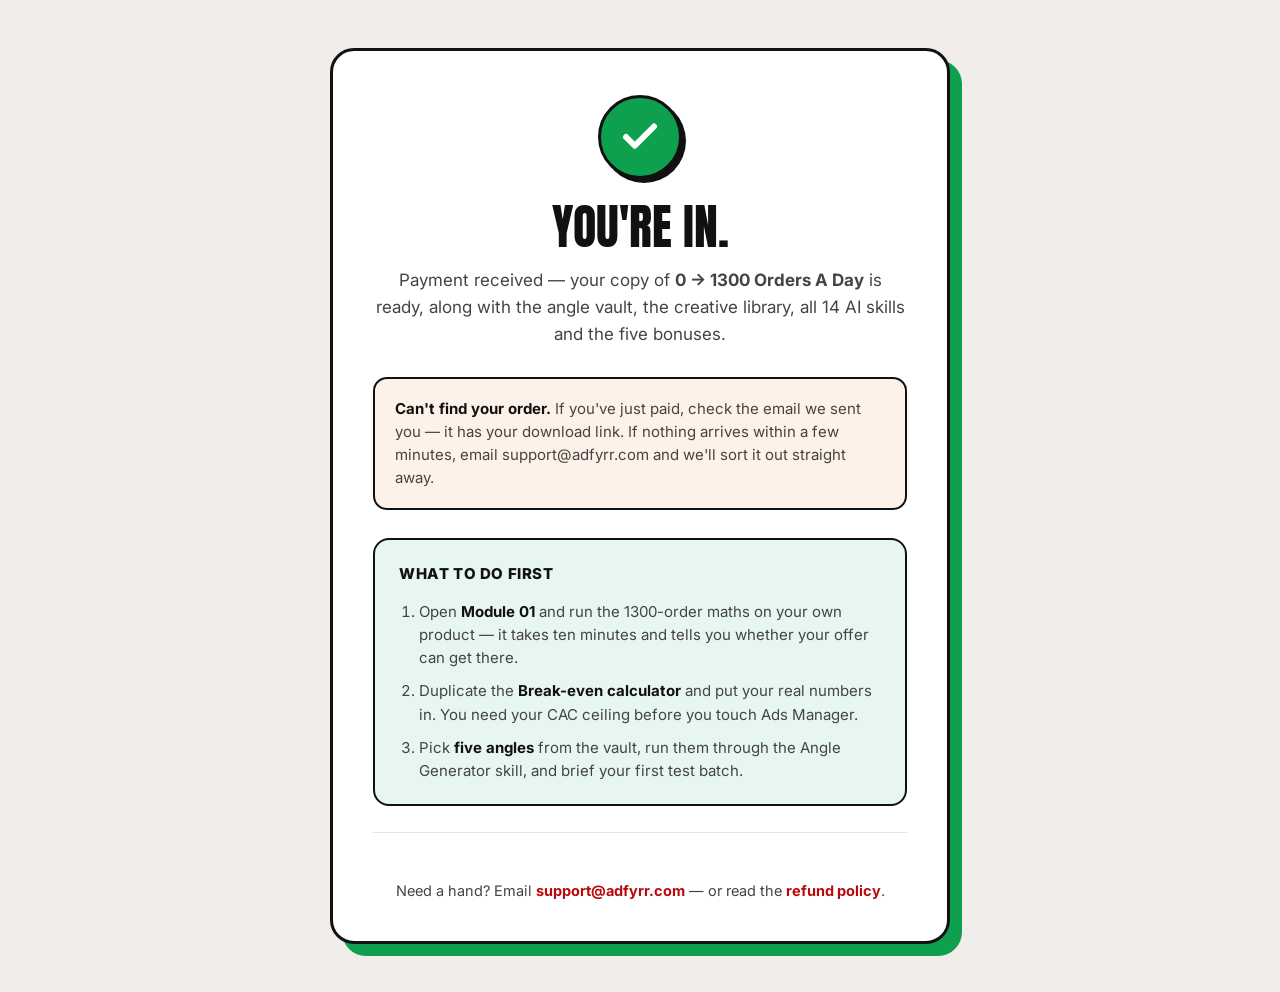
<file: courses/thank-you.html>
<!DOCTYPE html>
<html lang="en-IN">
<head>
<meta charset="UTF-8" />
<meta name="viewport" content="width=device-width, initial-scale=1.0" />
<title>You're in — 0 → 1300 Orders Playbook | AdFyrr</title>
<meta name="robots" content="noindex, nofollow" />
<link rel="preconnect" href="https://fonts.googleapis.com" />
<link rel="preconnect" href="https://fonts.gstatic.com" crossorigin />
<link href="https://fonts.googleapis.com/css2?family=Anton&family=Inter:wght@400;500;600;700;800;900&family=Poppins:wght@700;800&display=swap" rel="stylesheet" />
<link rel="stylesheet" href="../css/v2.css" />
<link rel="icon" href="../assets/favicon.svg" type="image/svg+xml" />
<style>
:root{--green:#0E9F4F;--green-t:#E7F6EE;--blue:#2563EB}
body{font-size:17px}
.ty{min-height:100vh;display:flex;align-items:center;justify-content:center;padding:48px 22px;background:var(--cream)}
.tycard{background:#fff;border:3px solid var(--ink);border-radius:24px;box-shadow:12px 12px 0 var(--green);max-width:620px;width:100%;padding:44px 40px 38px;text-align:center}
@media(max-width:600px){.tycard{padding:32px 22px 28px;box-shadow:7px 7px 0 var(--green)}}
.tick{width:84px;height:84px;border-radius:50%;background:var(--green);border:3px solid var(--ink);display:flex;align-items:center;justify-content:center;margin:0 auto 24px;box-shadow:4px 4px 0 var(--ink)}
.tick svg{width:42px;height:42px;fill:none;stroke:#fff;stroke-width:3.4;stroke-linecap:round;stroke-linejoin:round}
.tycard h1{font-family:var(--disp);font-weight:400;text-transform:uppercase;font-size:clamp(32px,6.5vw,48px);line-height:1;margin-bottom:16px}
.tycard .sub{font-size:17px;color:var(--mid);line-height:1.6;margin-bottom:28px}
.dl{display:inline-flex;align-items:center;gap:10px;font-size:18px;padding:19px 34px;border-radius:12px}
.rcpt{margin-top:26px;padding-top:22px;border-top:1px solid var(--line);font-size:13.5px;color:var(--lt);font-weight:600}
.rcpt b{color:var(--ink);font-family:var(--mono,monospace)}
.nextlist{text-align:left;background:var(--green-t);border:2px solid var(--ink);border-radius:16px;padding:22px 24px;margin:28px 0 8px}
.nextlist h3{font-size:15px;font-weight:800;margin-bottom:14px;text-transform:uppercase;letter-spacing:.04em}
.nextlist ol{margin:0;padding-left:20px;display:flex;flex-direction:column;gap:10px}
.nextlist li{font-size:15px;color:var(--mid);line-height:1.55}
.nextlist li b{color:var(--ink)}
.help{margin-top:24px;font-size:14.5px;color:var(--mid)}
.help a{color:var(--red);font-weight:700}
.pending{display:none;background:#FEF1E7;border:2px solid var(--ink);border-radius:14px;padding:18px 20px;font-size:15px;color:var(--mid);line-height:1.55;text-align:left;margin-bottom:24px}
.pending b{color:var(--ink)}
</style>
<script src="../js/pixel.js"></script>
</head>
<body data-pixel-page="thankyou">

<section class="ty">
  <div class="tycard">
    <div class="tick"><svg viewBox="0 0 24 24"><path d="M20 6 9 17l-5-5"/></svg></div>
    <h1>You're in.</h1>
    <p class="sub">Payment received — your copy of <b>0 → 1300 Orders A Day</b> is ready, along with the angle vault, the creative library, all 14 AI skills and the five bonuses.</p>

    <div class="pending" id="pending">
      <b>Can't find your order.</b> If you've just paid, check the email we sent you — it has your
      download link. If nothing arrives within a few minutes, email
      <a href="mailto:support@adfyrr.com">support@adfyrr.com</a> and we'll sort it out straight away.
    </div>

    <a class="btn btn-red dl" id="dl" href="#" style="display:none">
      Download everything
      <svg viewBox="0 0 24 24" fill="none" stroke="currentColor" stroke-width="2.4" stroke-linecap="round" stroke-linejoin="round"><path d="M21 15v4a2 2 0 0 1-2 2H5a2 2 0 0 1-2-2v-4M7 10l5 5 5-5M12 15V3"/></svg>
    </a>

    <div class="nextlist">
      <h3>What to do first</h3>
      <ol>
        <li>Open <b>Module 01</b> and run the 1300-order maths on your own product — it takes ten minutes and tells you whether your offer can get there.</li>
        <li>Duplicate the <b>Break-even calculator</b> and put your real numbers in. You need your CAC ceiling before you touch Ads Manager.</li>
        <li>Pick <b>five angles</b> from the vault, run them through the Angle Generator skill, and brief your first test batch.</li>
      </ol>
    </div>

    <p class="rcpt" id="rcpt"></p>
    <p class="help">Need a hand? Email <a href="mailto:support@adfyrr.com">support@adfyrr.com</a> — or read the <a href="../refund-policy.html">refund policy</a>.</p>
  </div>
</section>

<script>
(function () {
  var raw = null;
  try { raw = sessionStorage.getItem('adfyrr_pb1300_receipt'); } catch (_) {}

  var data = null;
  if (raw) { try { data = JSON.parse(raw); } catch (_) {} }

  var dl = document.getElementById('dl');
  var rcpt = document.getElementById('rcpt');
  var pending = document.getElementById('pending');

  if (data && data.downloadUrl) {
    dl.href = data.downloadUrl;
    dl.style.display = 'inline-flex';
  } else {
    // Paid but no link configured yet, or landed here directly.
    pending.style.display = 'block';
  }

  if (data && data.paymentId) {
    rcpt.innerHTML = 'Payment ID: <b>' + String(data.paymentId).replace(/[^\w-]/g, '') + '</b><br>Keep this for your records — a receipt is on its way by email.';
  }
})();
</script>
</body>
</html>
</file>
<file: css/v2.css>
/* ============================================================
   AdFyrr V2 design system — flat red/cream (shipped 2026-07-10)
   Tokens and components shared by all inner pages.
   ============================================================ */
:root{
  --cream:#F0EDEA; --cream2:#E8E5E0; --white:#FFFFFF;
  --ink:#111111; --black:#0D0D0D; --mid:#444444; --lt:#888888;
  --red:#BB080B; --red-dk:#8A0508; --red-lt:#E14548; --red-pale:#FBEAEA;
  --yellow:#F5ED07;
  --line:rgba(17,17,17,.12);
  --disp:'Anton','Arial Narrow',sans-serif;
  --body:'Inter',-apple-system,BlinkMacSystemFont,'Segoe UI',Arial,sans-serif;
  --mono:'JetBrains Mono',ui-monospace,Menlo,Consolas,monospace;
  --ease:cubic-bezier(0.22,1,0.36,1);
}
*{box-sizing:border-box}
html,body{margin:0;padding:0}
body{background:var(--cream);color:var(--ink);font-family:var(--body);font-size:17px;line-height:1.6;-webkit-font-smoothing:antialiased;overflow-x:hidden}
h1,h2,h3{margin:0;text-wrap:balance}
p{margin:0}
a{color:inherit;text-decoration:none}
svg{display:block}
.wrap{max-width:1180px;margin:0 auto;padding:0 28px}

/* ---------- type ---------- */
.disp{font-family:var(--disp);font-weight:400;text-transform:uppercase;letter-spacing:.005em;line-height:.98}
.em{color:var(--red);font-style:normal}
.hl{position:relative;white-space:nowrap}
.hl i{position:relative;z-index:1;font-style:inherit}
.hl::before{content:'';position:absolute;left:-.08em;right:-.08em;top:.5em;bottom:.02em;background:var(--yellow);z-index:0;transform:skewX(-6deg)}
.eyebrow{font-family:var(--mono);font-size:12px;font-weight:600;letter-spacing:.2em;text-transform:uppercase;color:var(--red);display:inline-flex;align-items:center;gap:10px}
.eyebrow svg{width:14px;height:14px}
.num-mono{font-variant-numeric:tabular-nums}

/* ---------- buttons ---------- */
.btn{display:inline-flex;align-items:center;gap:10px;font-weight:700;font-size:15.5px;padding:16px 28px;border-radius:8px;white-space:nowrap;transition:transform .2s var(--ease),box-shadow .2s var(--ease),background .2s;cursor:pointer;font-family:var(--body)}
.btn svg{width:17px;height:17px;transition:transform .2s var(--ease)}
.btn:hover svg{transform:translateX(4px)}
.btn-red{background:var(--red);color:#fff;box-shadow:0 3px 0 var(--red-dk);border:none}
.btn-red:hover{transform:translateY(-2px);box-shadow:0 5px 0 var(--red-dk)}
.btn-red:active{transform:translateY(1px);box-shadow:0 1px 0 var(--red-dk)}
.btn-ink{border:1.5px solid var(--ink);color:var(--ink);background:transparent}
.btn-ink:hover{background:var(--ink);color:var(--cream)}
.btn-yellow{background:var(--yellow);color:var(--ink);box-shadow:0 3px 0 #C9C400;border:none}
.btn-yellow:hover{transform:translateY(-2px);box-shadow:0 5px 0 #C9C400}

/* ---------- ticker ---------- */
.ticker{background:var(--red);color:#fff;overflow:hidden;padding:9px 0;font-family:var(--mono);font-size:12px;letter-spacing:.16em;text-transform:uppercase}
.ticker-track{display:flex;gap:0;width:max-content;animation:slide 26s linear infinite}
.ticker span{display:inline-flex;align-items:center;gap:26px;padding-right:26px;white-space:nowrap}
.ticker svg{width:11px;height:11px;flex:none}
@keyframes slide{to{transform:translateX(-50%)}}

/* ---------- nav ---------- */
nav.sitenav{position:sticky;top:0;z-index:50;background:rgba(240,237,234,.88);backdrop-filter:blur(12px);-webkit-backdrop-filter:blur(12px);border-bottom:1px solid var(--line)}
.nav-in{display:flex;align-items:center;justify-content:space-between;height:72px}
.logo{display:flex;align-items:center;gap:9px}
.logo .word{font-family:'Poppins',var(--body);font-weight:800;font-size:27px;letter-spacing:-.02em;color:var(--ink);line-height:1}
.logo .word b{color:var(--red);font-weight:800}
.nav-links{display:flex;gap:30px;font-size:15px;font-weight:600;color:var(--mid)}
.nav-links a{position:relative;padding-bottom:3px}
.nav-links a::after{content:'';position:absolute;left:0;bottom:0;width:0;height:2px;background:var(--red);transition:width .25s var(--ease)}
.nav-links a:hover::after,.nav-links a.active::after{width:100%}
.nav-links a.active{color:var(--ink)}
.nav-cta{padding:11px 20px;font-size:14px}
@media(max-width:900px){.nav-links{display:none}}

/* ---------- reveal ---------- */
.rv{opacity:0;transform:translateY(26px);transition:opacity .7s var(--ease),transform .7s var(--ease)}
.rv.in{opacity:1;transform:none}
.rv-d1{transition-delay:.08s}.rv-d2{transition-delay:.16s}.rv-d3{transition-delay:.24s}.rv-d4{transition-delay:.32s}
@media(prefers-reduced-motion:reduce){
  .rv{opacity:1;transform:none;transition:none}
  .ticker-track,.marquee-track{animation:none}
  .btn,.btn svg{transition:none}
}

/* ---------- sections ---------- */
.sec{padding:104px 0}
.sec-sm{padding:80px 0}
.sec-head{max-width:780px;margin-bottom:56px}
.sec-head h2{font-size:clamp(38px,5.4vw,64px);margin:18px 0 18px}
.sec-sub{font-size:17.5px;color:var(--mid);max-width:560px;line-height:1.65}
.sec-white{background:var(--white)}
.sec-dark{background:var(--black);color:var(--cream)}
.sec-dark .sec-sub{color:#B9B3AD}
.sec-dark .sec-head h2{color:var(--cream)}

/* ---------- inner page hero ---------- */
.page-hero{padding:78px 0 64px;border-bottom:1px solid var(--line)}
.page-hero .crumbs{font-family:var(--mono);font-size:12px;letter-spacing:.14em;text-transform:uppercase;color:var(--lt);margin-bottom:22px}
.page-hero .crumbs a:hover{color:var(--red)}
.page-hero h1{font-family:var(--disp);font-weight:400;text-transform:uppercase;line-height:.98;font-size:clamp(44px,6.6vw,84px);margin:14px 0 22px}
.page-hero .lead{font-size:19px;color:var(--mid);max-width:640px;line-height:1.65}

/* ---------- split layout ---------- */
.split{display:grid;grid-template-columns:1fr 1fr;gap:56px;align-items:center}
@media(max-width:900px){.split{grid-template-columns:1fr}.split > div{order:0 !important}}
.split h2{font-family:var(--disp);font-weight:400;text-transform:uppercase;line-height:1;font-size:clamp(30px,3.8vw,46px);margin:16px 0 16px}
.split .lead{font-size:17px;color:var(--mid);line-height:1.65;margin-bottom:22px}
.split-list{list-style:none;margin:0;padding:0;display:flex;flex-direction:column;gap:16px}
.split-list li{display:flex;gap:13px;align-items:flex-start}
.split-list .check{flex:none;width:26px;height:26px;border-radius:7px;background:var(--red);display:flex;align-items:center;justify-content:center;margin-top:2px}
.split-list .check svg{width:14px;height:14px;stroke:#fff}
.split-list b{display:block;font-size:15.5px}
.split-list span:not(.check){color:var(--mid);font-size:14px;line-height:1.5}

/* flat visual card (dashboard-style) */
.vcard{background:var(--white);border:1.5px solid var(--ink);border-radius:14px;box-shadow:6px 6px 0 var(--ink);overflow:hidden}
.vcard .vhead{display:flex;align-items:center;gap:8px;padding:14px 16px;border-bottom:1.5px solid var(--ink);font-family:var(--mono);font-size:11px;letter-spacing:.14em;text-transform:uppercase;color:var(--mid)}
.vcard .vhead svg{width:14px;height:14px}
.vcard .vbig{font-family:var(--disp);font-size:46px;color:var(--red);line-height:1;padding:18px 16px 4px}
.vcard .vlbl{font-family:var(--mono);font-size:11px;color:var(--lt);padding:0 16px 16px;letter-spacing:.12em;text-transform:uppercase}
.vcard .vpad{padding:16px}
.vstat-grid{display:grid;grid-template-columns:1fr 1fr;gap:18px;padding:16px}
.vstat .n{font-family:var(--disp);font-size:30px;line-height:1;color:var(--ink)}
.vstat .n.red{color:var(--red)}
.vstat .t{font-family:var(--mono);font-size:10.5px;color:var(--lt);margin-top:5px;letter-spacing:.1em;text-transform:uppercase}
.vbar{margin-bottom:14px}
.vbar .vb-row{display:flex;justify-content:space-between;font-weight:700;font-size:14px;margin-bottom:6px}
.vbar .vb-track{height:9px;background:var(--cream);border-radius:9px;border:1px solid var(--line)}
.vbar .vb-fill{height:100%;border-radius:9px;background:var(--red)}

/* ---------- service cards ---------- */
.svc-grid{display:grid;grid-template-columns:repeat(3,1fr);gap:24px}
@media(max-width:940px){.svc-grid{grid-template-columns:1fr 1fr}}
@media(max-width:640px){.svc-grid{grid-template-columns:1fr}}
.svc{background:var(--cream);border:1.5px solid var(--line);border-radius:16px;padding:30px 28px;transition:border-color .2s,transform .25s var(--ease),box-shadow .25s var(--ease)}
.sec-white .svc{background:var(--cream)}
.svc:hover{border-color:var(--ink);transform:translate(-3px,-3px);box-shadow:6px 6px 0 var(--red)}
.svc .ic{width:52px;height:52px;border-radius:13px;background:var(--red);display:flex;align-items:center;justify-content:center;margin-bottom:22px}
.svc .ic svg{width:25px;height:25px}
.svc h3{font-size:19px;font-weight:800;margin-bottom:10px}
.svc p{color:var(--mid);font-size:15px;line-height:1.6}

/* ---------- process steps ---------- */
.proc-grid{display:grid;grid-template-columns:repeat(4,1fr);gap:26px;position:relative}
@media(max-width:880px){.proc-grid{grid-template-columns:1fr 1fr}}
@media(max-width:560px){.proc-grid{grid-template-columns:1fr}}
.step{background:var(--white);border:1.5px solid var(--ink);border-radius:16px;padding:28px 24px;position:relative}
.step .sic{width:46px;height:46px;border-radius:50%;border:1.5px solid var(--ink);background:var(--yellow);display:flex;align-items:center;justify-content:center;margin-bottom:20px}
.step .sic svg{width:22px;height:22px}
.step .n{position:absolute;top:22px;right:22px;font-family:var(--disp);font-size:30px;color:var(--cream2)}
.step h3{font-family:var(--disp);font-size:23px;text-transform:uppercase;margin-bottom:10px;letter-spacing:.015em;font-weight:400}
.step p{color:var(--mid);font-size:14.5px;line-height:1.6}

/* ---------- pricing ---------- */
.price-grid{display:grid;grid-template-columns:repeat(3,1fr);gap:26px;align-items:stretch}
@media(max-width:940px){.price-grid{grid-template-columns:1fr}}
.plan{background:var(--white);border:1.5px solid var(--ink);border-radius:18px;padding:34px 30px;display:flex;flex-direction:column;position:relative;transition:transform .25s var(--ease),box-shadow .25s var(--ease)}
.plan:hover{transform:translateY(-4px);box-shadow:0 14px 34px -14px rgba(17,17,17,.28)}
.plan.feat{background:var(--ink);color:var(--cream);box-shadow:8px 8px 0 var(--red)}
.plan.feat:hover{transform:translate(-2px,-6px);box-shadow:10px 10px 0 var(--red)}
.sec-dark .plan{border-color:transparent}
.sec-dark .plan.feat{border:1.5px solid var(--red-lt)}
.plan .badge{position:absolute;top:-15px;left:30px;background:var(--yellow);color:var(--ink);font-family:var(--mono);font-size:11px;font-weight:700;letter-spacing:.12em;text-transform:uppercase;padding:7px 14px;border-radius:99px;border:1.5px solid var(--ink)}
.plan .phead{display:flex;align-items:center;gap:12px;margin-bottom:6px}
.plan .pic{width:40px;height:40px;border-radius:10px;background:var(--red-pale);display:flex;align-items:center;justify-content:center;flex:none}
.plan.feat .pic{background:rgba(240,237,234,.12)}
.plan .pic svg{width:20px;height:20px}
.plan .name{font-family:var(--disp);font-size:23px;text-transform:uppercase;letter-spacing:.03em}
.plan .psub{color:var(--mid);font-size:14px;margin-top:4px}
.plan.feat .psub{color:#B9B3AD}
.plan .amt{font-family:var(--disp);font-size:50px;margin:20px 0 2px;font-variant-numeric:tabular-nums}
.plan .amt small{font-family:var(--mono);font-size:13px;font-weight:600;color:var(--lt)}
.plan.feat .amt small{color:#9C958E}
.plan .alt{font-family:var(--mono);font-size:12px;color:var(--red);font-weight:600;margin-bottom:6px;letter-spacing:.04em}
.plan.feat .alt{color:var(--red-lt)}
.plan .gst{font-family:var(--mono);font-size:11px;color:var(--lt);margin-bottom:8px}
.plan.feat .gst{color:#9C958E}
.plan .spend{display:inline-flex;align-items:center;gap:8px;font-size:13px;font-weight:600;color:var(--mid);background:var(--cream);border-radius:8px;padding:9px 13px;margin:14px 0 24px}
.plan.feat .spend{background:rgba(240,237,234,.1);color:#CFC9C3}
.plan .spend svg{width:15px;height:15px;flex:none}
.plan ul{list-style:none;margin:0 0 30px;padding:0;display:flex;flex-direction:column;gap:13px;font-size:15px}
.plan li{display:flex;gap:11px;align-items:flex-start;color:var(--mid)}
.plan.feat li{color:#D8D3CD}
.plan li svg{width:17px;height:17px;flex:none;margin-top:3px}
.plan .btn{justify-content:center;margin-top:auto}
.plan.feat .btn-ink{border-color:var(--cream);color:var(--cream)}
.plan.feat .btn-ink:hover{background:var(--cream);color:var(--ink)}
.pricing-note{text-align:center;color:var(--lt);font-size:13.5px;max-width:760px;margin:36px auto 0}
.sec-dark .pricing-note{color:#9C958E}

/* enterprise / custom band */
.enterprise{margin-top:28px;border:1.5px dashed var(--red);border-radius:18px;padding:30px 32px;display:flex;align-items:center;justify-content:space-between;gap:24px;flex-wrap:wrap}
.enterprise h3{font-family:var(--disp);font-size:24px;text-transform:uppercase;margin-bottom:6px;font-weight:400}
.enterprise p{color:var(--mid);font-size:15px;max-width:560px}
.sec-dark .enterprise p{color:#B9B3AD}
.sec-dark .enterprise h3{color:var(--cream)}
.fee-strip{display:flex;align-items:center;justify-content:center;gap:12px;flex-wrap:wrap;margin-top:44px;padding:20px 28px;border-radius:14px;background:var(--yellow);border:1.5px solid var(--ink);box-shadow:6px 6px 0 var(--ink);font-size:15px;color:#3A3A00;text-align:center}
.fee-strip b{color:var(--ink)}
.spend-badge{display:inline-flex;align-items:center;gap:8px;font-family:var(--mono);font-size:12px;font-weight:600;letter-spacing:.04em;padding:8px 14px;border-radius:99px;margin:14px 0 6px;background:var(--red-pale);color:var(--red-dk)}
.plan.feat .spend-badge{background:rgba(240,237,234,.12);color:var(--cream)}

/* ---------- faq ---------- */
.faq-list{max-width:840px}
.faq-list details{background:var(--white);border:1.5px solid var(--line);border-radius:14px;margin-bottom:14px;transition:border-color .2s}
.faq-list details[open]{border-color:var(--ink)}
.faq-list summary{cursor:pointer;list-style:none;display:flex;justify-content:space-between;align-items:center;gap:20px;padding:22px 26px;font-weight:700;font-size:17px}
.faq-list summary::-webkit-details-marker{display:none}
.faq-list summary .pm{flex:none;width:30px;height:30px;border-radius:50%;border:1.5px solid var(--ink);display:flex;align-items:center;justify-content:center;transition:transform .25s var(--ease),background .2s}
.faq-list summary .pm svg{width:13px;height:13px}
.faq-list details[open] .pm{transform:rotate(45deg);background:var(--red);border-color:var(--red)}
.faq-list details[open] .pm svg path{stroke:#fff}
.faq-list details .ans{padding:0 60px 24px 26px;color:var(--mid);font-size:15.5px;line-height:1.7;max-width:720px}

/* ---------- final cta ---------- */
.final{padding:110px 0 120px;text-align:center;position:relative;overflow:hidden}
.final .sec-sub{margin:0 auto 40px}
.final h2{font-family:var(--disp);font-weight:400;text-transform:uppercase;line-height:.98;font-size:clamp(44px,6.6vw,88px);margin:22px 0 24px;color:var(--cream)}

/* ---------- contact ---------- */
.contact-grid{display:grid;grid-template-columns:1fr 1.1fr;gap:48px;align-items:start}
@media(max-width:900px){.contact-grid{grid-template-columns:1fr}}
.info-card{display:flex;gap:16px;align-items:flex-start;background:var(--white);border:1.5px solid var(--line);border-radius:14px;padding:20px 22px;margin-bottom:16px;transition:border-color .2s}
.info-card:hover{border-color:var(--ink)}
.info-card .ic-icon{flex:none;width:44px;height:44px;border-radius:11px;background:var(--red);display:flex;align-items:center;justify-content:center}
.info-card .ic-icon svg{width:21px;height:21px;stroke:#fff}
.info-card b{display:block;font-size:15.5px;margin-bottom:3px}
.info-card p{color:var(--mid);font-size:14.5px;line-height:1.55}
.info-card a:hover{color:var(--red)}
.map-embed{width:100%;height:260px;border:1.5px solid var(--ink);border-radius:14px;margin-top:8px;box-shadow:6px 6px 0 var(--ink)}
.form-card{background:var(--white);border:1.5px solid var(--ink);border-radius:18px;padding:36px 32px;box-shadow:8px 8px 0 var(--red)}
.form-card h2{font-family:var(--disp);font-weight:400;text-transform:uppercase;font-size:30px;margin-bottom:8px}
.form-row{display:grid;grid-template-columns:1fr 1fr;gap:16px}
@media(max-width:560px){.form-row{grid-template-columns:1fr}}
.field{margin-bottom:16px}
.field label{display:block;font-family:var(--mono);font-size:11.5px;font-weight:600;letter-spacing:.1em;text-transform:uppercase;color:var(--mid);margin-bottom:7px}
.field input,.field select,.field textarea{width:100%;border:1.5px solid var(--line);border-radius:9px;background:var(--cream);padding:13px 14px;font-family:var(--body);font-size:15px;color:var(--ink);transition:border-color .2s}
.field textarea{min-height:120px;resize:vertical}
.field input:focus,.field select:focus,.field textarea:focus{outline:none;border-color:var(--red);background:#fff}
.form-note{font-size:12.5px;color:var(--lt);margin-top:14px;line-height:1.55}
.form-note a{color:var(--red);font-weight:600}
.form-status{display:none;margin-top:16px;color:#2E7D32;font-weight:700;font-size:15px}

/* ---------- legal prose ---------- */
.legal{max-width:800px;background:var(--white);border:1.5px solid var(--line);border-radius:18px;padding:48px 46px}
@media(max-width:640px){.legal{padding:30px 22px}}
.legal .updated{font-family:var(--mono);font-size:12px;letter-spacing:.1em;text-transform:uppercase;color:var(--red);margin-bottom:26px}
.legal h2{font-size:22px;font-weight:800;margin:34px 0 12px}
.legal p{color:var(--mid);margin-bottom:14px;font-size:15.5px;line-height:1.7}
.legal ul,.legal ol{color:var(--mid);font-size:15.5px;line-height:1.7;padding-left:22px;margin:0 0 14px}
.legal li{margin-bottom:8px}
.legal a{color:var(--red);font-weight:600}
.legal strong{color:var(--ink)}

/* ---------- footer ---------- */
footer.sitefooter{background:var(--black);color:#9C958E;border-top:1px solid rgba(240,237,234,.14);padding:64px 0 40px;font-size:14.5px}
.foot-grid{display:grid;grid-template-columns:2fr 1fr 1.2fr 1.6fr;gap:40px}
.foot-offices p{margin:0 0 14px;font-size:13.5px;line-height:1.6}.foot-offices b{color:var(--cream);font-weight:600}.foot-offices a{display:inline;margin:0}
@media(max-width:880px){.foot-grid{grid-template-columns:1fr 1fr}}
@media(max-width:560px){.foot-grid{grid-template-columns:1fr}}
.foot-grid h4{color:var(--cream);font-family:var(--mono);font-size:12px;letter-spacing:.18em;text-transform:uppercase;margin:0 0 16px;font-weight:600}
.foot-grid a{display:block;margin-bottom:10px}
.foot-grid a:hover{color:var(--cream)}
.foot-bottom{display:flex;justify-content:space-between;gap:16px;flex-wrap:wrap;margin-top:52px;padding-top:26px;border-top:1px solid rgba(240,237,234,.14);font-family:var(--mono);font-size:12px;letter-spacing:.06em}

/* ---------- mobile spacing ---------- */
@media(max-width:760px){
  .sec{padding:60px 0}
  .sec-sm{padding:48px 0}
  .sec-head{margin-bottom:34px}
  .sec-head h2{margin:14px 0 14px}
  .page-hero{padding:52px 0 44px}
  .final{padding:76px 0 84px}
  footer.sitefooter{padding:48px 0 32px}
  .foot-grid{gap:28px}
  .svc-grid,.price-grid,.proc-grid{gap:18px}
  .split{gap:34px}
  .contact-grid{gap:30px}
  .enterprise{padding:24px 22px}
  .fee-strip{margin-top:32px}
  .legal{padding:30px 22px}
}
</file>
